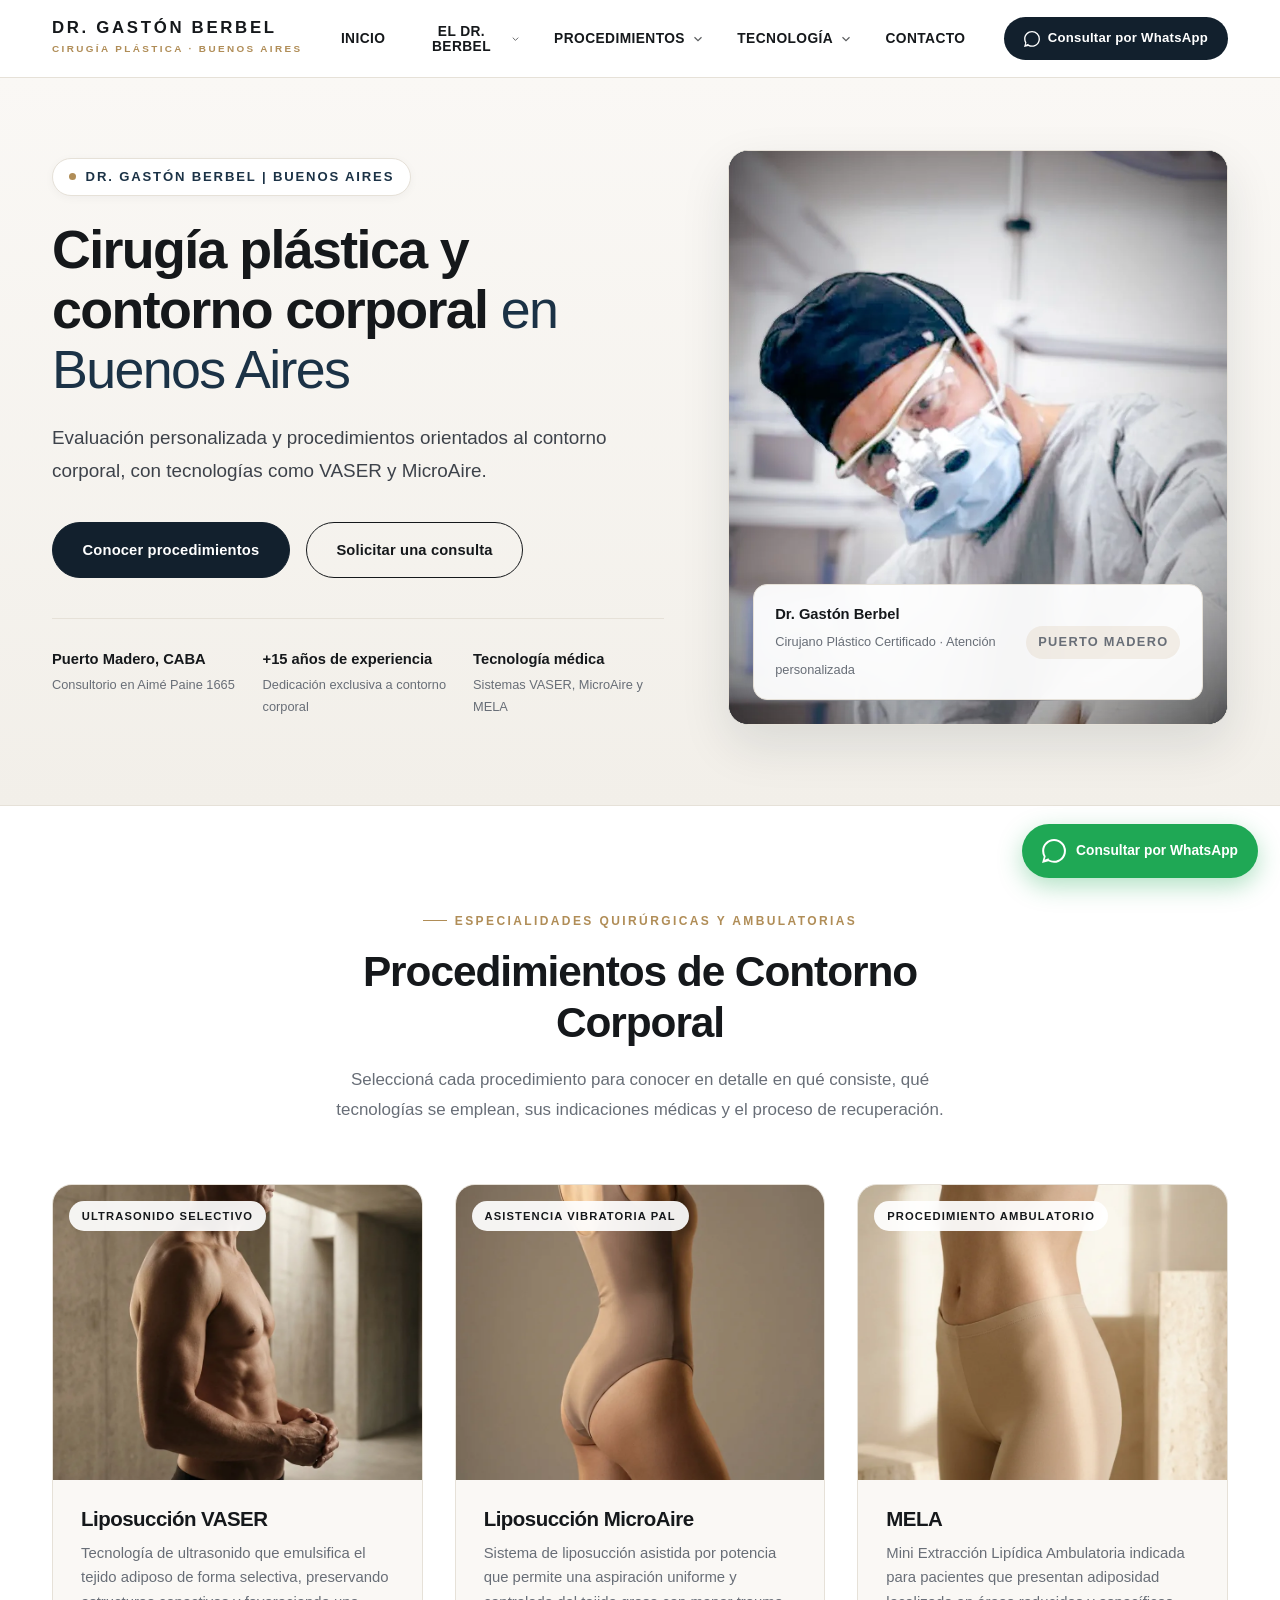
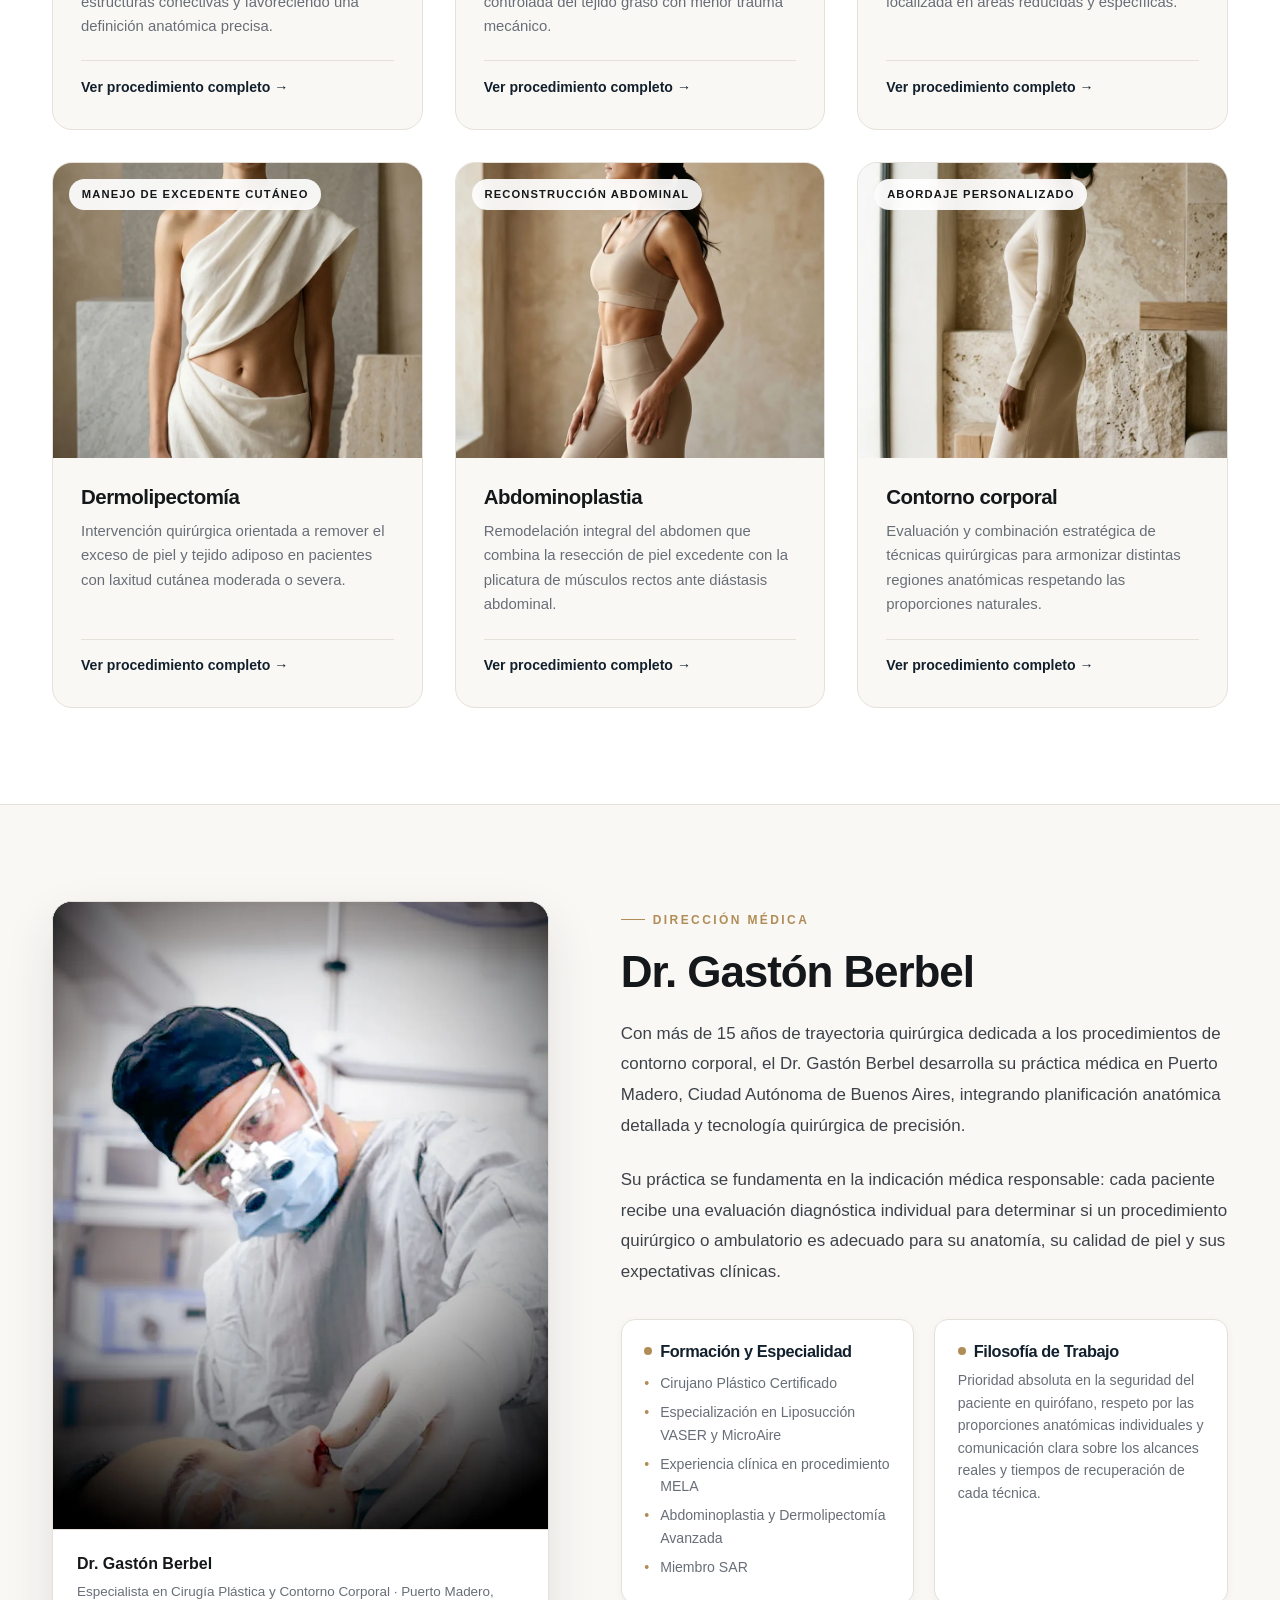
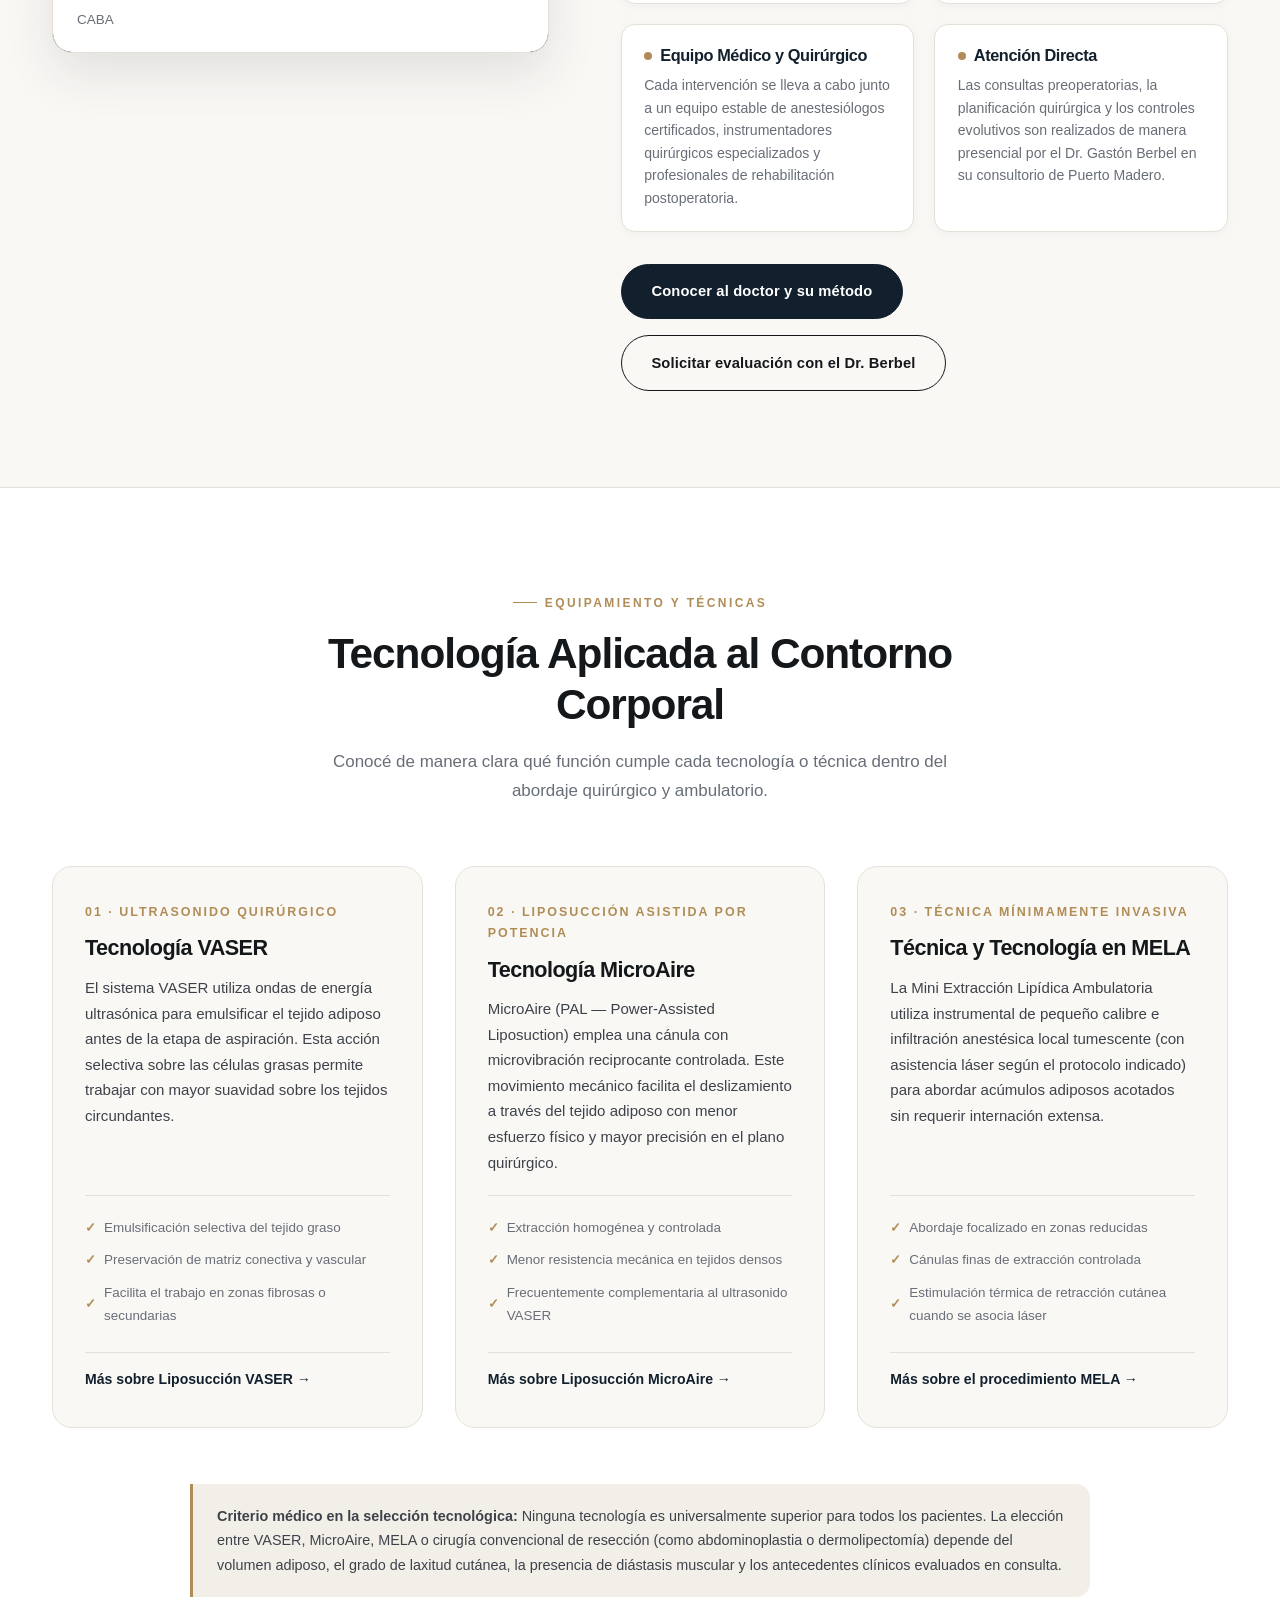
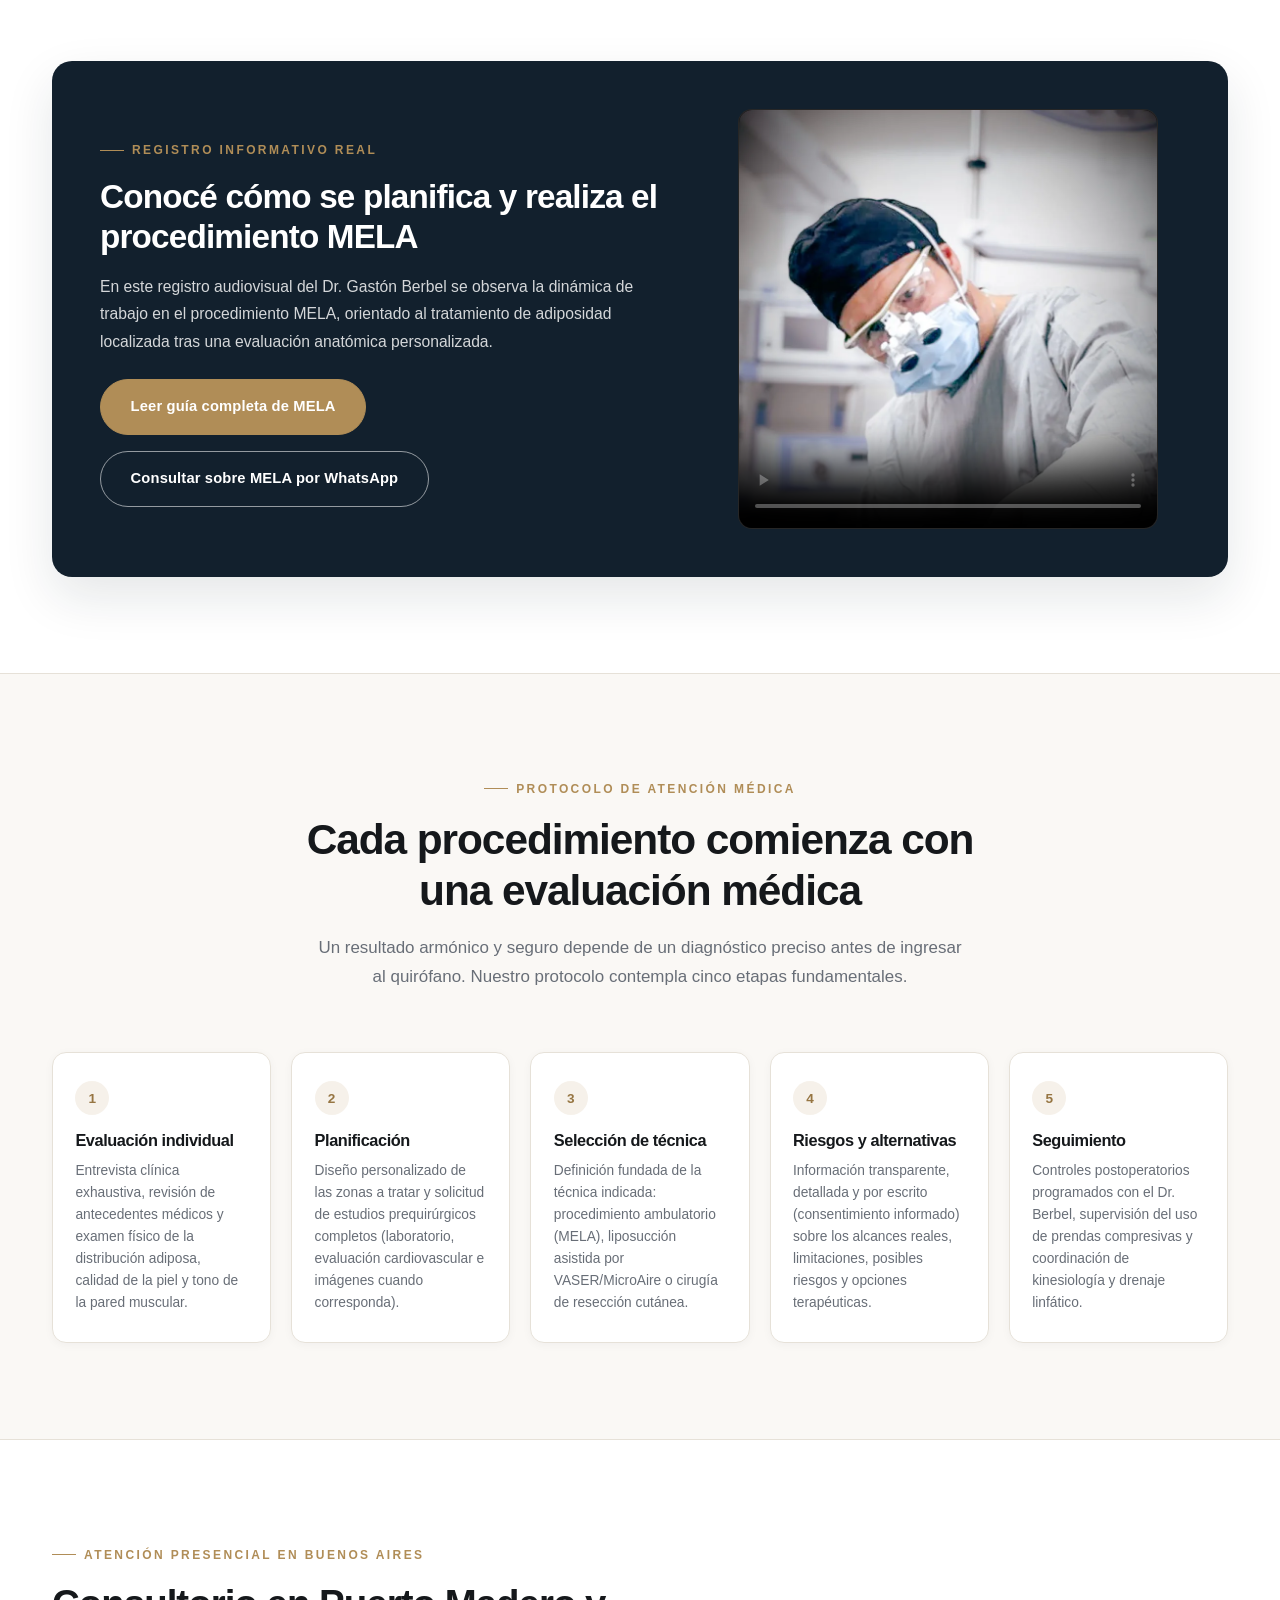
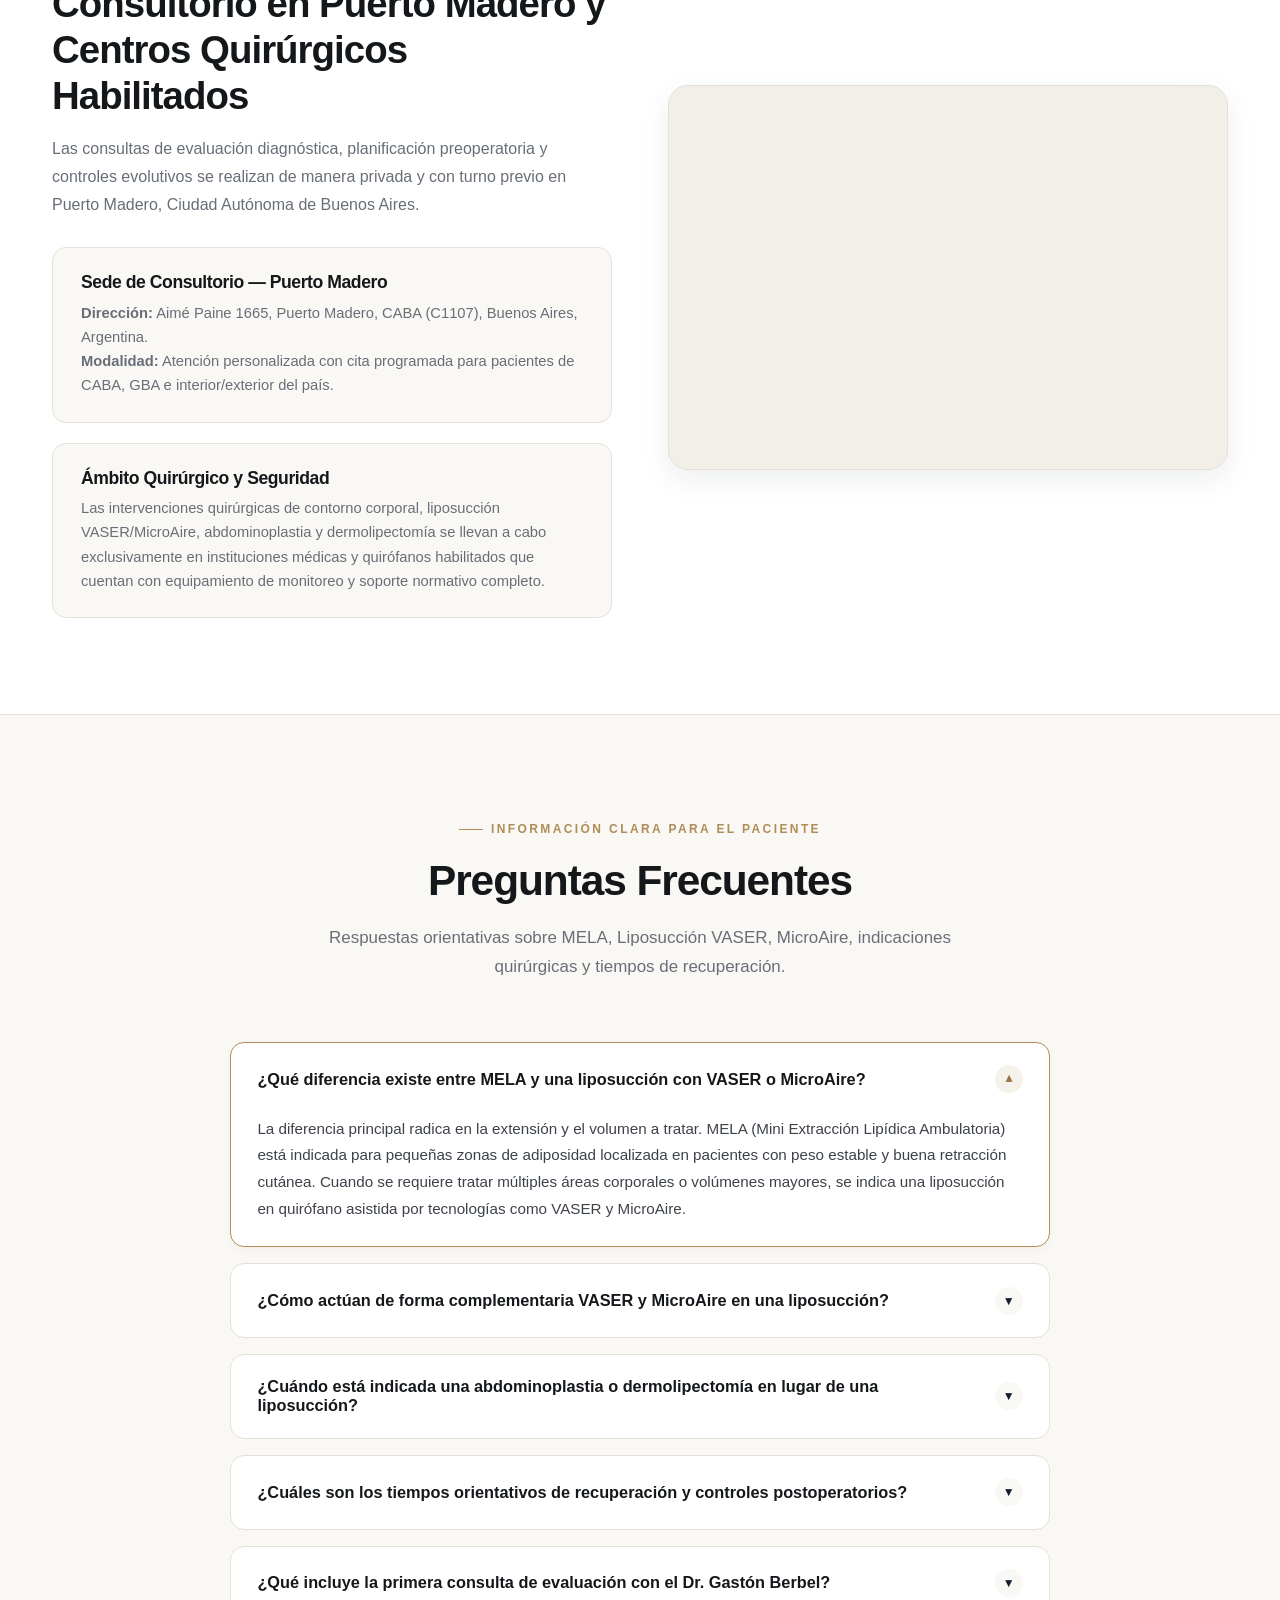
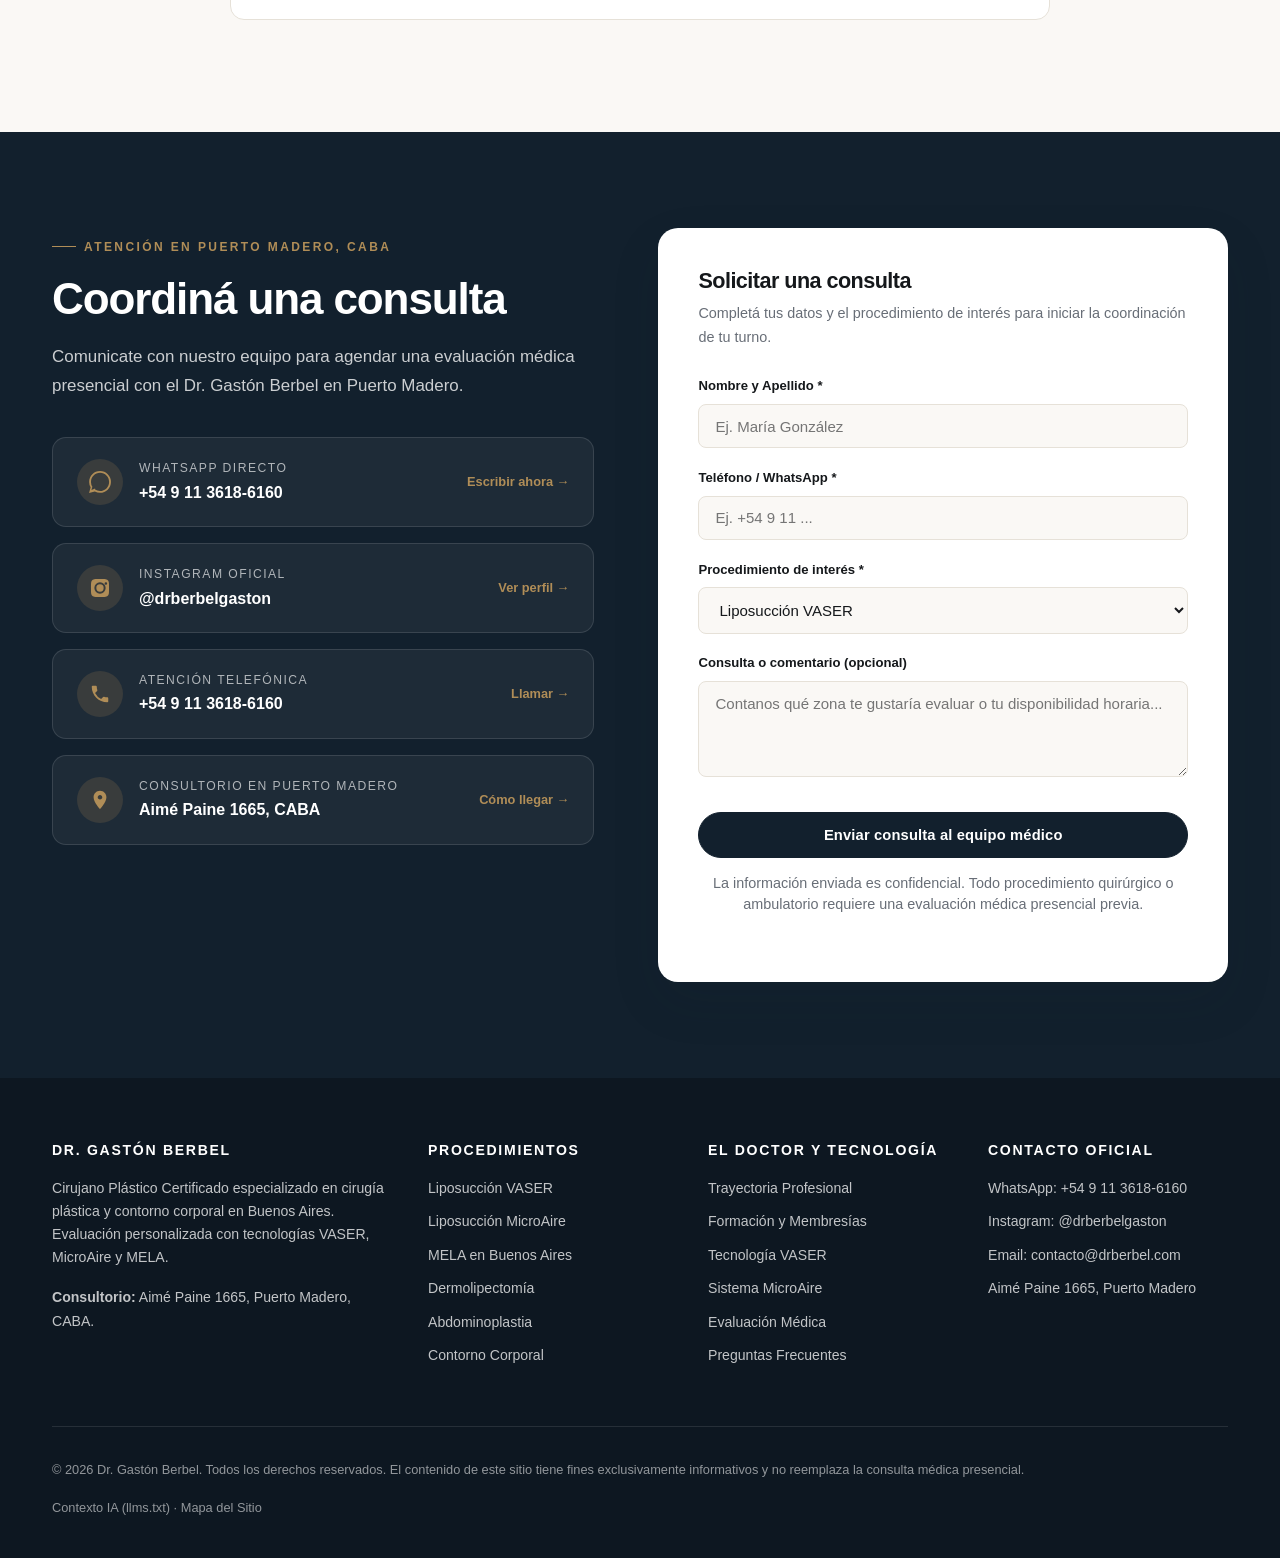
<file: index.html>
<!DOCTYPE html>
<html lang="es-AR">
<head>
    <meta charset="UTF-8">
    <meta name="viewport" content="width=device-width, initial-scale=1.0">
    <!-- Google tag (gtag.js) - GA4 -->
    <script async src="https://www.googletagmanager.com/gtag/js?id=G-EL6N4KS1KM"></script>
    <script>
      window.dataLayer = window.dataLayer || [];
      function gtag(){dataLayer.push(arguments);}
      gtag('js', new Date());
      gtag('config', 'G-EL6N4KS1KM');
    </script>
    <meta http-equiv="Content-Security-Policy" content="default-src 'self'; script-src 'self' 'unsafe-inline' https://connect.facebook.net https://www.googletagmanager.com; style-src 'self' 'unsafe-inline' https://fonts.googleapis.com; font-src 'self' https://fonts.gstatic.com; img-src 'self' data: https://agustinlago88.github.io https://gastonberbel.com.ar https://www.facebook.com https://*.google-analytics.com https://*.googletagmanager.com; frame-src https://maps.google.com https://www.google.com; connect-src 'self' https://www.facebook.com https://*.google-analytics.com https://*.analytics.google.com https://*.googletagmanager.com; media-src 'self';">

    <title>Dr. Gastón Berbel | Liposucción VASER y MELA en Buenos Aires</title>
    <meta name="description" content="Dr. Gastón Berbel — Cirujano Plástico en Puerto Madero, Buenos Aires. Evaluación personalizada en contorno corporal, Liposucción VASER, MicroAire, MELA y abdominoplastia.">
    <meta name="author" content="Dr. Gastón Berbel">
    <meta name="robots" content="index, follow, max-snippet:-1, max-image-preview:large">
    <link rel="canonical" href="https://gastonberbel.com.ar/">
    <link rel="sitemap" type="application/xml" href="/sitemap.xml">
    <link rel="alternate" type="text/markdown" href="/llms.txt" title="Contexto Semántico IA — Dr. Gastón Berbel">

    <!-- Open Graph -->
    <meta property="og:type" content="website">
    <meta property="og:url" content="https://gastonberbel.com.ar/">
    <meta property="og:site_name" content="Dr. Gastón Berbel — Cirugía Plástica y Contorno Corporal">
    <meta property="og:title" content="Dr. Gastón Berbel | Liposucción VASER y MELA en Buenos Aires">
    <meta property="og:description" content="Cirugía plástica y contorno corporal en Puerto Madero, Buenos Aires. Evaluación médica personalizada con tecnologías VASER, MicroAire y MELA.">
    <meta property="og:image" content="https://gastonberbel.com.ar/images/dr-berbel-crop.jpg">
    <meta property="og:image:width" content="1200">
    <meta property="og:image:height" content="630">
    <meta property="og:image:alt" content="Dr. Gastón Berbel — Cirujano Plástico en Puerto Madero, Buenos Aires">
    <meta property="og:locale" content="es_AR">

    <!-- Twitter Card -->
    <meta name="twitter:card" content="summary_large_image">
    <meta name="twitter:title" content="Dr. Gastón Berbel | Liposucción VASER y MELA en Buenos Aires">
    <meta name="twitter:description" content="Evaluación médica personalizada y procedimientos orientados al contorno corporal en Puerto Madero, Buenos Aires.">
    <meta name="twitter:image" content="https://gastonberbel.com.ar/images/dr-berbel-crop.jpg">
    <meta name="twitter:image:alt" content="Dr. Gastón Berbel — Cirujano Plástico en Puerto Madero, Buenos Aires">

    <meta name="theme-color" content="#12202d">

    <!-- Tipografías -->
    <link rel="preconnect" href="https://fonts.googleapis.com">
    <link rel="preconnect" href="https://fonts.gstatic.com" crossorigin>
    <link href="https://fonts.googleapis.com/css2?family=Sora:wght@500;600;700&family=Manrope:wght@400;500;600;700&display=swap" rel="stylesheet">

    <!-- Favicon -->
    <link rel="icon" type="image/svg+xml" href="data:image/svg+xml,<svg xmlns='http://www.w3.org/2000/svg' viewBox='0 0 100 100'><rect width='100' height='100' rx='20' fill='%2312202d'/><text x='50' y='66' font-family='serif' font-size='48' fill='%23b08d57' text-anchor='middle'>GB</text></svg>">

    <!-- Preload imagen principal LCP -->
    <link rel="preload" as="image" href="images/dr-berbel-crop.webp" type="image/webp" fetchpriority="high">

    <link rel="stylesheet" href="styles.css">

    <!-- ══════════════════════════════════════════════════════════════════
         TRACKING & PUBLICIDAD PRESERVADOS (GTM / GA4 / META PIXEL / ADS)
         Los eventos click_whatsapp, click_instagram, click_phone, form_submit,
         view_mela y view_liposuccion_vaser se despachan desde main.js
         ══════════════════════════════════════════════════════════════════ -->
    <!--
    [GOOGLE TAG MANAGER — Reemplazar GTM_CONTAINER_ID si se activa contenedor]
    <script>(function(w,d,s,l,i){w[l]=w[l]||[];w[l].push({'gtm.start':
    new Date().getTime(),event:'gtm.js'});var f=d.getElementsByTagName(s)[0],
    j=d.createElement(s),dl=l!='dataLayer'?'&l='+l:'';j.async=true;j.src=
    'https://www.googletagmanager.com/gtm.js?id='+i+dl;f.parentNode.insertBefore(j,f);
    })(window,document,'script','dataLayer','GTM_CONTAINER_ID');</script>
    -->
    <!--
    [META PIXEL — Reemplazar META_PIXEL_ID con el ID real]
    <script>
    !function(f,b,e,v,n,t,s){if(f.fbq)return;n=f.fbq=function(){n.callMethod?
    n.callMethod.apply(n,arguments):n.queue.push(arguments)};if(!f._fbq)f._fbq=n;
    n.push=n;n.loaded=!0;n.version='2.0';n.queue=[];t=b.createElement(e);t.async=!0;
    t.src=v;s=b.getElementsByTagName(e)[0];s.parentNode.insertBefore(t,s)}(window,
    document,'script','https://connect.facebook.net/en_US/fbevents.js');
    fbq('init', 'META_PIXEL_ID');
    fbq('track', 'PageView');
    </script>
    <noscript><img height="1" width="1" style="display:none"
    src="https://www.facebook.com/tr?id=META_PIXEL_ID&ev=PageView&noscript=1"/></noscript>
    -->
    <!--
    [GOOGLE ANALYTICS 4 & GOOGLE ADS — Reemplazar GA4_MEASUREMENT_ID / AW_CONVERSION_ID]
    <script async src="https://www.googletagmanager.com/gtag/js?id=GA4_MEASUREMENT_ID"></script>
    <script>
      window.dataLayer = window.dataLayer || [];
      function gtag(){dataLayer.push(arguments);}
      gtag('js', new Date());
      gtag('config', 'GA4_MEASUREMENT_ID');
    </script>
    -->

    <!-- Datos Estructurados JSON-LD (Person, Physician, MedicalBusiness, WebSite, WebPage, BreadcrumbList, Service, VideoObject, FAQPage) -->
    <script type="application/ld+json">
    {
        "@context": "https://schema.org",
        "@graph": [
            {
                "@type": "WebSite",
                "@id": "https://gastonberbel.com.ar/#website",
                "url": "https://gastonberbel.com.ar/",
                "name": "Dr. Gastón Berbel — Cirugía Plástica y Contorno Corporal",
                "inLanguage": "es-AR",
                "publisher": { "@id": "https://gastonberbel.com.ar/#physician" }
            },
            {
                "@type": "WebPage",
                "@id": "https://gastonberbel.com.ar/#webpage",
                "url": "https://gastonberbel.com.ar/",
                "name": "Dr. Gastón Berbel | Liposucción VASER y MELA en Buenos Aires",
                "description": "Evaluación personalizada y procedimientos orientados al contorno corporal en Puerto Madero, Buenos Aires, con tecnologías como VASER, MicroAire y MELA.",
                "isPartOf": { "@id": "https://gastonberbel.com.ar/#website" },
                "about": { "@id": "https://gastonberbel.com.ar/#physician" },
                "breadcrumb": { "@id": "https://gastonberbel.com.ar/#breadcrumb" },
                "inLanguage": "es-AR"
            },
            {
                "@type": "BreadcrumbList",
                "@id": "https://gastonberbel.com.ar/#breadcrumb",
                "itemListElement": [
                    {
                        "@type": "ListItem",
                        "position": 1,
                        "name": "Inicio",
                        "item": "https://gastonberbel.com.ar/"
                    }
                ]
            },
            {
                "@type": ["Person", "Physician", "MedicalBusiness"],
                "@id": "https://gastonberbel.com.ar/#physician",
                "name": "Dr. Gastón Berbel",
                "description": "Cirujano Plástico Certificado con más de 15 años de trayectoria en cirugía plástica y contorno corporal en Puerto Madero, Buenos Aires. Especialista en Liposucción VASER, Liposucción asistida por MicroAire, MELA, Dermolipectomía y Abdominoplastia.",
                "image": "https://gastonberbel.com.ar/images/dr-berbel-crop.jpg",
                "telephone": "+5491136186160",
                "email": "contacto@drberbel.com",
                "url": "https://gastonberbel.com.ar/",
                "medicalSpecialty": "PlasticSurgery",
                "knowsAbout": [
                    "Liposucción VASER",
                    "Liposucción asistida por MicroAire",
                    "MELA (Mini Extracción Lipídica Ambulatoria)",
                    "Contorno corporal",
                    "Dermolipectomía",
                    "Abdominoplastia"
                ],
                "address": {
                    "@type": "PostalAddress",
                    "streetAddress": "Aimé Paine 1665",
                    "addressLocality": "Puerto Madero",
                    "addressRegion": "Ciudad Autónoma de Buenos Aires",
                    "postalCode": "C1107",
                    "addressCountry": "AR"
                },
                "geo": {
                    "@type": "GeoCoordinates",
                    "latitude": -34.6158,
                    "longitude": -58.3573
                },
                "areaServed": [
                    { "@type": "City", "name": "Ciudad Autónoma de Buenos Aires" },
                    { "@type": "AdministrativeArea", "name": "Gran Buenos Aires" }
                ],
                "hasMap": "https://maps.google.com/?q=Aim%C3%A9+Paine+1665+Puerto+Madero",
                "sameAs": [
                    "https://www.instagram.com/drberbelgaston/"
                ],
                "availableService": [
                    { "@id": "https://gastonberbel.com.ar/liposuccion-vaser-buenos-aires/#service" },
                    { "@id": "https://gastonberbel.com.ar/liposuccion-microaire-buenos-aires/#service" },
                    { "@id": "https://gastonberbel.com.ar/mela-buenos-aires/#service" },
                    { "@id": "https://gastonberbel.com.ar/dermolipectomia-buenos-aires/#service" },
                    { "@id": "https://gastonberbel.com.ar/abdominoplastia-buenos-aires/#service" },
                    { "@id": "https://gastonberbel.com.ar/contorno-corporal/#service" }
                ]
            },
            {
                "@type": ["Service", "MedicalProcedure"],
                "@id": "https://gastonberbel.com.ar/liposuccion-vaser-buenos-aires/#service",
                "name": "Liposucción VASER",
                "url": "https://gastonberbel.com.ar/liposuccion-vaser-buenos-aires/",
                "description": "Procedimiento quirúrgico de contorno corporal asistido por ultrasonido VASER para emulsificación selectiva del tejido adiposo.",
                "provider": { "@id": "https://gastonberbel.com.ar/#physician" }
            },
            {
                "@type": ["Service", "MedicalProcedure"],
                "@id": "https://gastonberbel.com.ar/liposuccion-microaire-buenos-aires/#service",
                "name": "Liposucción asistida por MicroAire",
                "url": "https://gastonberbel.com.ar/liposuccion-microaire-buenos-aires/",
                "description": "Liposucción asistida por potencia (PAL) mediante cánula vibratoria MicroAire para extracción controlada del tejido adiposo.",
                "provider": { "@id": "https://gastonberbel.com.ar/#physician" }
            },
            {
                "@type": ["Service", "MedicalProcedure"],
                "@id": "https://gastonberbel.com.ar/mela-buenos-aires/#service",
                "name": "MELA — Mini Extracción Lipídica Ambulatoria",
                "url": "https://gastonberbel.com.ar/mela-buenos-aires/",
                "description": "Procedimiento ambulatorio orientado al tratamiento de adiposidad localizada en zonas pequeñas bajo evaluación médica individual.",
                "provider": { "@id": "https://gastonberbel.com.ar/#physician" }
            },
            {
                "@type": ["Service", "MedicalProcedure"],
                "@id": "https://gastonberbel.com.ar/dermolipectomia-buenos-aires/#service",
                "name": "Dermolipectomía",
                "url": "https://gastonberbel.com.ar/dermolipectomia-buenos-aires/",
                "description": "Cirugía reconstructiva y de contorno para resección de excedente cutáneo y adiposo en pacientes con laxitud significativa.",
                "provider": { "@id": "https://gastonberbel.com.ar/#physician" }
            },
            {
                "@type": ["Service", "MedicalProcedure"],
                "@id": "https://gastonberbel.com.ar/abdominoplastia-buenos-aires/#service",
                "name": "Abdominoplastia",
                "url": "https://gastonberbel.com.ar/abdominoplastia-buenos-aires/",
                "description": "Reconstrucción quirúrgica de la pared abdominal con tratamiento del exceso de piel y plicatura de músculos rectos cuando está indicado.",
                "provider": { "@id": "https://gastonberbel.com.ar/#physician" }
            },
            {
                "@type": ["Service", "MedicalProcedure"],
                "@id": "https://gastonberbel.com.ar/contorno-corporal/#service",
                "name": "Contorno Corporal",
                "url": "https://gastonberbel.com.ar/contorno-corporal/",
                "description": "Abordaje quirúrgico personalizado que integra técnicas de modelado corporal según la anatomía de cada paciente.",
                "provider": { "@id": "https://gastonberbel.com.ar/#physician" }
            },
            {
                "@type": "VideoObject",
                "name": "Procedimiento MELA | Dr. Gastón Berbel",
                "description": "Registro informativo sobre el procedimiento MELA (Mini Extracción Lipídica Ambulatoria) por el Dr. Gastón Berbel en Buenos Aires.",
                "thumbnailUrl": ["https://gastonberbel.com.ar/images/dr-berbel-crop.jpg"],
                "uploadDate": "2026-06-17T12:00:00-03:00",
                "contentUrl": "https://gastonberbel.com.ar/melavideo.mp4",
                "embedUrl": "https://gastonberbel.com.ar/melavideo.mp4",
                "duration": "PT0M28S",
                "creator": { "@id": "https://gastonberbel.com.ar/#physician" }
            },
            {
                "@type": "FAQPage",
                "mainEntity": [
                    {
                        "@type": "Question",
                        "name": "¿Qué diferencia existe entre MELA y una liposucción con VASER o MicroAire?",
                        "acceptedAnswer": {
                            "@type": "Answer",
                            "text": "MELA (Mini Extracción Lipídica Ambulatoria) está indicada exclusivamente para volúmenes reducidos de adiposidad bien localizada en zonas puntuales. En cambio, la liposucción asistida por VASER y/o MicroAire se realiza en quirófano para tratar áreas más amplias o múltiples zonas corporales con mayor capacidad de modelado anatómico."
                        }
                    },
                    {
                        "@type": "Question",
                        "name": "¿Qué función cumplen las tecnologías VASER y MicroAire?",
                        "acceptedAnswer": {
                            "@type": "Answer",
                            "text": "VASER utiliza ondas de ultrasonido para emulsificar selectivamente las células adiposas antes de su aspiración, mientras que MicroAire emplea una cánula con microvibración controlada que facilita una extracción más homogénea. La indicación de una o ambas tecnologías depende de la evaluación médica individual."
                        }
                    },
                    {
                        "@type": "Question",
                        "name": "¿Cómo es el proceso de recuperación tras un procedimiento de contorno corporal?",
                        "acceptedAnswer": {
                            "@type": "Answer",
                            "text": "El tiempo de recuperación depende de la extensión del procedimiento y de la respuesta biológica de cada paciente. En términos orientativos, MELA permite retomar tareas habituales en pocos días, la liposucción requiere entre 1 y 3 semanas de reposo relativo con uso de prenda compresiva y drenaje linfático, y la abdominoplastia demanda entre 3 y 6 semanas de cuidados progresivos."
                        }
                    },
                    {
                        "@type": "Question",
                        "name": "¿Qué se evalúa durante la primera consulta médica en Puerto Madero?",
                        "acceptedAnswer": {
                            "@type": "Answer",
                            "text": "El Dr. Gastón Berbel realiza una historia clínica completa, examina la calidad y retracción de la piel, la distribución del tejido adiposo y la tonicidad muscular. A partir de ese diagnóstico se define la técnica adecuada, se explican alcances, limitaciones, cuidados pre y postoperatorios, riesgos y alternativas."
                        }
                    }
                ]
            }
        ]
    }
    </script>
    <!-- Meta Pixel Code -->
    <script>
    !function(f,b,e,v,n,t,s)
    {if(f.fbq)return;n=f.fbq=function(){n.callMethod?
    n.callMethod.apply(n,arguments):n.queue.push(arguments)};
    if(!f._fbq)f._fbq=n;n.push=n;n.loaded=!0;n.version='2.0';
    n.queue=[];t=b.createElement(e);t.async=!0;
    t.src=v;s=b.getElementsByTagName(e)[0];
    s.parentNode.insertBefore(t,s)}(window, document,'script',
    'https://connect.facebook.net/en_US/fbevents.js');
    fbq('init', '1423106199481820');
    fbq('track', 'PageView');
    </script>
    <noscript><img height="1" width="1" style="display:none"
    src="https://www.facebook.com/tr?id=1423106199481820&ev=PageView&noscript=1"
    /></noscript>
    <!-- End Meta Pixel Code -->
</head>
<body>
    <a href="#contenido-principal" class="skip-link">Saltar al contenido principal</a>

    <!-- ======================================================================
         NUEVO MENÚ DE NAVEGACIÓN CON MEGA MENÚ FOTOGRÁFICO
         ====================================================================== -->
    <header class="site-header" id="top">
        <nav class="nav-container" aria-label="Navegación principal">
            <a href="/" class="brand-logo" aria-label="Dr. Gastón Berbel — Inicio">
                <span class="brand-name">Dr. Gastón Berbel</span>
                <span class="brand-subtitle">Cirugía Plástica · Buenos Aires</span>
            </a>

            <ul class="nav-menu" id="nav-menu">
                <li class="nav-item">
                    <a href="/" class="nav-link">Inicio</a>
                </li>

                <!-- EL DR. BERBEL -->
                <li class="nav-item has-dropdown">
                    <button type="button" class="nav-link" aria-expanded="false" aria-haspopup="true">
                        El Dr. Berbel
                        <svg class="nav-chevron" viewBox="0 0 24 24" fill="none" stroke="currentColor" stroke-width="2" aria-hidden="true"><polyline points="6 9 12 15 18 9"/></svg>
                    </button>
                    <div class="dropdown-panel" role="region" aria-label="Submenú El Dr. Berbel">
                        <ul class="dropdown-list">
                            <li>
                                <a href="#trayectoria">
                                    <span class="dropdown-item-title">Trayectoria</span>
                                    <span class="dropdown-item-desc">Más de 15 años de experiencia en cirugía corporal</span>
                                </a>
                            </li>
                            <li>
                                <a href="#formacion">
                                    <span class="dropdown-item-title">Formación profesional</span>
                                    <span class="dropdown-item-desc">Especialización certificada y actualización continua</span>
                                </a>
                            </li>
                            <li>
                                <a href="#filosofia">
                                    <span class="dropdown-item-title">Filosofía de trabajo</span>
                                    <span class="dropdown-item-desc">Criterio médico, proporción anatómica y seguridad</span>
                                </a>
                            </li>
                            <li>
                                <a href="#equipo-medico">
                                    <span class="dropdown-item-title">Equipo médico</span>
                                    <span class="dropdown-item-desc">Abordaje interdisciplinario y seguimiento cercano</span>
                                </a>
                            </li>
                        </ul>
                    </div>
                </li>

                <!-- PROCEDIMIENTOS — MEGA MENÚ FOTOGRÁFICO -->
                <li class="nav-item has-mega">
                    <button type="button" class="nav-link" aria-expanded="false" aria-haspopup="true">
                        Procedimientos
                        <svg class="nav-chevron" viewBox="0 0 24 24" fill="none" stroke="currentColor" stroke-width="2" aria-hidden="true"><polyline points="6 9 12 15 18 9"/></svg>
                    </button>
                    <div class="mega-menu" role="region" aria-label="Menú visual de procedimientos">
                        <div class="mega-menu-inner">
                            <div class="mega-menu-header">
                                <span class="mega-menu-title">Especialidades en Cirugía Plástica y Contorno Corporal</span>
                                <a href="#procedimientos" class="mega-menu-all">Ver visión general de procedimientos →</a>
                            </div>
                            <div class="mega-grid">
                                <a href="liposuccion-vaser-buenos-aires/" class="mega-card">
                                    <div class="mega-card-media">
                                        <span class="mega-card-badge">Ultrasonido</span>
                                        <picture>
                                            <source srcset="images/proc-vaser.webp" type="image/webp">
                                            <img src="images/proc-vaser.jpg" alt="Liposucción VASER — Contorno corporal asistido por ultrasonido" width="450" height="336" loading="lazy">
                                        </picture>
                                    </div>
                                    <div class="mega-card-body">
                                        <div class="mega-card-title">Liposucción VASER</div>
                                        <p class="mega-card-desc">Emulsificación selectiva por ultrasonido para definición anatómica y cuidado tisular.</p>
                                        <span class="mega-card-cta">Ver procedimiento →</span>
                                    </div>
                                </a>

                                <a href="liposuccion-microaire-buenos-aires/" class="mega-card">
                                    <div class="mega-card-media">
                                        <span class="mega-card-badge">Sistema PAL</span>
                                        <picture>
                                            <source srcset="images/proc-microaire.webp" type="image/webp">
                                            <img src="images/proc-microaire.jpg" alt="Liposucción asistida por MicroAire — Precisión quirúrgica" width="450" height="336" loading="lazy">
                                        </picture>
                                    </div>
                                    <div class="mega-card-body">
                                        <div class="mega-card-title">Liposucción MicroAire</div>
                                        <p class="mega-card-desc">Asistencia vibratoria de precisión para una extracción homogénea y controlada.</p>
                                        <span class="mega-card-cta">Ver procedimiento →</span>
                                    </div>
                                </a>

                                <a href="mela-buenos-aires/" class="mega-card">
                                    <div class="mega-card-media">
                                        <span class="mega-card-badge">Ambulatorio</span>
                                        <picture>
                                            <source srcset="images/proc-mela.webp" type="image/webp">
                                            <img src="images/proc-mela.jpg" alt="MELA — Mini Extracción Lipídica Ambulatoria en Buenos Aires" width="450" height="336" loading="lazy">
                                        </picture>
                                    </div>
                                    <div class="mega-card-body">
                                        <div class="mega-card-title">MELA</div>
                                        <p class="mega-card-desc">Mini Extracción Lipídica Ambulatoria orientada a zonas específicas y localizadas.</p>
                                        <span class="mega-card-cta">Ver procedimiento →</span>
                                    </div>
                                </a>

                                <a href="dermolipectomia-buenos-aires/" class="mega-card">
                                    <div class="mega-card-media">
                                        <span class="mega-card-badge">Reconstructiva</span>
                                        <picture>
                                            <source srcset="images/proc-dermolipectomia.webp" type="image/webp">
                                            <img src="images/proc-dermolipectomia.jpg" alt="Dermolipectomía — Tratamiento quirúrgico de laxitud cutánea" width="450" height="336" loading="lazy">
                                        </picture>
                                    </div>
                                    <div class="mega-card-body">
                                        <div class="mega-card-title">Dermolipectomía</div>
                                        <p class="mega-card-desc">Resección de excedente cutáneo y adiposo ante flacidez significativa.</p>
                                        <span class="mega-card-cta">Ver procedimiento →</span>
                                    </div>
                                </a>

                                <a href="abdominoplastia-buenos-aires/" class="mega-card">
                                    <div class="mega-card-media">
                                        <span class="mega-card-badge">Pared Abdominal</span>
                                        <picture>
                                            <source srcset="images/proc-abdominoplastia.webp" type="image/webp">
                                            <img src="images/proc-abdominoplastia.jpg" alt="Abdominoplastia — Remodelación de pared abdominal y diástasis" width="450" height="336" loading="lazy">
                                        </picture>
                                    </div>
                                    <div class="mega-card-body">
                                        <div class="mega-card-title">Abdominoplastia</div>
                                        <p class="mega-card-desc">Reconstrucción de la pared abdominal, exceso de piel y plicatura muscular.</p>
                                        <span class="mega-card-cta">Ver procedimiento →</span>
                                    </div>
                                </a>

                                <a href="contorno-corporal/" class="mega-card">
                                    <div class="mega-card-media">
                                        <span class="mega-card-badge">Integral</span>
                                        <picture>
                                            <source srcset="images/proc-contorno.webp" type="image/webp">
                                            <img src="images/proc-contorno.jpg" alt="Contorno corporal integral — Planificación quirúrgica personalizada" width="450" height="336" loading="lazy">
                                        </picture>
                                    </div>
                                    <div class="mega-card-body">
                                        <div class="mega-card-title">Contorno corporal</div>
                                        <p class="mega-card-desc">Planificación combinada de procedimientos para armonizar múltiples áreas.</p>
                                        <span class="mega-card-cta">Ver procedimiento →</span>
                                    </div>
                                </a>
                            </div>
                        </div>
                    </div>
                </li>

                <!-- TECNOLOGÍA -->
                <li class="nav-item has-dropdown">
                    <button type="button" class="nav-link" aria-expanded="false" aria-haspopup="true">
                        Tecnología
                        <svg class="nav-chevron" viewBox="0 0 24 24" fill="none" stroke="currentColor" stroke-width="2" aria-hidden="true"><polyline points="6 9 12 15 18 9"/></svg>
                    </button>
                    <div class="dropdown-panel" role="region" aria-label="Submenú Tecnología">
                        <ul class="dropdown-list">
                            <li>
                                <a href="#tecnologia-vaser">
                                    <span class="dropdown-item-title">Tecnología VASER</span>
                                    <span class="dropdown-item-desc">Ultrasonido selectivo de tercera generación</span>
                                </a>
                            </li>
                            <li>
                                <a href="#tecnologia-microaire">
                                    <span class="dropdown-item-title">Tecnología MicroAire</span>
                                    <span class="dropdown-item-desc">Sistema asistido por potencia (PAL)</span>
                                </a>
                            </li>
                            <li>
                                <a href="#tecnologia-mela">
                                    <span class="dropdown-item-title">Tecnología utilizada en MELA</span>
                                    <span class="dropdown-item-desc">Instrumental específico para extracción ambulatoria</span>
                                </a>
                            </li>
                        </ul>
                    </div>
                </li>

                <li class="nav-item">
                    <a href="#contacto" class="nav-link">Contacto</a>
                </li>
            </ul>

            <div class="nav-cta-wrapper">
                <a href="https://wa.me/5491136186160?text=Hola%20Dr.%20Berbel%2C%20quisiera%20solicitar%20informaci%C3%B3n%20para%20una%20consulta%20de%20evaluaci%C3%B3n%20en%20Puerto%20Madero.&utm_source=website&utm_medium=organic&utm_campaign=header-nav&utm_content=consultar-whatsapp"
                   target="_blank" rel="noopener" class="header-wa-btn" id="header-cta-whatsapp">
                    <svg width="16" height="16" viewBox="0 0 24 24" fill="currentColor" aria-hidden="true"><path d="M.057 24l1.687-6.163a11.867 11.867 0 0 1-1.587-5.946C.16 5.335 5.495 0 12.05 0a11.817 11.817 0 0 1 8.413 3.488 11.824 11.824 0 0 1 3.48 8.414c-.003 6.557-5.338 11.892-11.893 11.892a11.9 11.9 0 0 1-5.688-1.448L.057 24zm6.597-3.807c1.676.995 3.276 1.591 5.392 1.592 5.448 0 9.886-4.434 9.889-9.885.002-5.462-4.415-9.89-9.881-9.892-5.452 0-9.887 4.434-9.889 9.884a9.86 9.86 0 0 0 1.51 5.26l-.999 3.648 3.978-1.607z"/></svg>
                    <span class="wa-text-desktop">Consultar por WhatsApp</span>
                </a>
                <button type="button" class="menu-toggle" aria-label="Abrir menú de navegación" aria-expanded="false" aria-controls="nav-menu">
                    <span></span>
                    <span></span>
                    <span></span>
                </button>
            </div>
        </nav>
    </header>

    <main id="contenido-principal">
        <!-- ==================================================================
             SECCIÓN 1 — HERO EDITORIAL
             ================================================================== -->
        <section class="hero-editorial" id="inicio" aria-label="Presentación principal">
            <div class="container">
                <div class="hero-grid">
                    <div class="hero-copy">
                        <div class="hero-subtitle-badge">
                            <span class="dot" aria-hidden="true"></span>
                            <span>Dr. Gastón Berbel | Buenos Aires</span>
                        </div>
                        <h1>Cirugía plástica y contorno corporal <span style="font-weight: 500; color: var(--primary);">en Buenos Aires</span></h1>
                        <p class="hero-lead">Evaluación personalizada y procedimientos orientados al contorno corporal, con tecnologías como VASER y MicroAire.</p>
                        <div class="hero-actions">
                            <a href="#procedimientos" class="btn btn-primary" id="hero-cta-procedures">Conocer procedimientos</a>
                            <a href="https://wa.me/5491136186160?text=Hola%20Dr.%20Berbel%2C%20quisiera%20solicitar%20una%20consulta%20de%20evaluaci%C3%B3n%20m%C3%A9dica%20en%20Puerto%20Madero.&utm_source=website&utm_medium=organic&utm_campaign=hero-cta&utm_content=solicitar-consulta"
                               target="_blank" rel="noopener" class="btn btn-secondary" id="hero-cta-whatsapp">Solicitar una consulta</a>
                        </div>
                        <div class="hero-trust-bar">
                            <div class="trust-item">
                                <span class="trust-label">Puerto Madero, CABA</span>
                                <span class="trust-sub">Consultorio en Aimé Paine 1665</span>
                            </div>
                            <div class="trust-item">
                                <span class="trust-label">+15 años de experiencia</span>
                                <span class="trust-sub">Dedicación exclusiva a contorno corporal</span>
                            </div>
                            <div class="trust-item">
                                <span class="trust-label">Tecnología médica</span>
                                <span class="trust-sub">Sistemas VASER, MicroAire y MELA</span>
                            </div>
                        </div>
                    </div>

                    <div class="hero-visual">
                        <div class="hero-portrait-frame">
                            <picture>
                                <source srcset="images/dr-berbel-crop.webp" type="image/webp">
                                <img src="images/dr-berbel-crop.jpg"
                                     alt="Dr. Gastón Berbel en quirófano con lupas quirúrgicas — Cirujano Plástico en Buenos Aires"
                                     width="600" height="690" fetchpriority="high">
                            </picture>
                            <div class="hero-floating-card">
                                <div>
                                    <strong>Dr. Gastón Berbel</strong>
                                    <span>Cirujano Plástico Certificado · Atención personalizada</span>
                                </div>
                                <span class="hero-floating-tag">Puerto Madero</span>
                            </div>
                        </div>
                    </div>
                </div>
            </div>
        </section>

        <!-- ==================================================================
             SECCIÓN 2 — PROCEDIMIENTOS (Grilla Visual con Fotografías Protagonistas)
             ================================================================== -->
        <section class="section-procedures" id="procedimientos" aria-labelledby="titulo-procedimientos">
            <div class="container">
                <div class="section-header">
                    <span class="eyebrow">Especialidades Quirúrgicas y Ambulatorias</span>
                    <h2 id="titulo-procedimientos">Procedimientos de Contorno Corporal</h2>
                    <p class="section-subtitle">Seleccioná cada procedimiento para conocer en detalle en qué consiste, qué tecnologías se emplean, sus indicaciones médicas y el proceso de recuperación.</p>
                </div>

                <div class="procedures-visual-grid">
                    <!-- 1. Liposucción VASER -->
                    <a href="liposuccion-vaser-buenos-aires/" class="proc-card" id="card-vaser">
                        <div class="proc-card-image">
                            <span class="proc-card-tag">Ultrasonido Selectivo</span>
                            <picture>
                                <source srcset="images/proc-vaser.webp" type="image/webp">
                                <img src="images/proc-vaser.jpg" alt="Liposucción VASER en Buenos Aires — Contorno corporal por ultrasonido" width="600" height="448" loading="lazy">
                            </picture>
                        </div>
                        <div class="proc-card-content">
                            <h3>Liposucción VASER</h3>
                            <p>Tecnología de ultrasonido que emulsifica el tejido adiposo de forma selectiva, preservando estructuras conectivas y favoreciendo una definición anatómica precisa.</p>
                            <span class="proc-card-link">Ver procedimiento completo →</span>
                        </div>
                    </a>

                    <!-- 2. Liposucción MicroAire -->
                    <a href="liposuccion-microaire-buenos-aires/" class="proc-card" id="card-microaire">
                        <div class="proc-card-image">
                            <span class="proc-card-tag">Asistencia Vibratoria PAL</span>
                            <picture>
                                <source srcset="images/proc-microaire.webp" type="image/webp">
                                <img src="images/proc-microaire.jpg" alt="Liposucción asistida por MicroAire en Buenos Aires" width="600" height="448" loading="lazy">
                            </picture>
                        </div>
                        <div class="proc-card-content">
                            <h3>Liposucción MicroAire</h3>
                            <p>Sistema de liposucción asistida por potencia que permite una aspiración uniforme y controlada del tejido graso con menor trauma mecánico.</p>
                            <span class="proc-card-link">Ver procedimiento completo →</span>
                        </div>
                    </a>

                    <!-- 3. MELA -->
                    <a href="mela-buenos-aires/" class="proc-card" id="card-mela">
                        <div class="proc-card-image">
                            <span class="proc-card-tag">Procedimiento Ambulatorio</span>
                            <picture>
                                <source srcset="images/proc-mela.webp" type="image/webp">
                                <img src="images/proc-mela.jpg" alt="MELA en Buenos Aires — Mini Extracción Lipídica Ambulatoria" width="600" height="448" loading="lazy">
                            </picture>
                        </div>
                        <div class="proc-card-content">
                            <h3>MELA</h3>
                            <p>Mini Extracción Lipídica Ambulatoria indicada para pacientes que presentan adiposidad localizada en áreas reducidas y específicas.</p>
                            <span class="proc-card-link">Ver procedimiento completo →</span>
                        </div>
                    </a>

                    <!-- 4. Dermolipectomía -->
                    <a href="dermolipectomia-buenos-aires/" class="proc-card" id="card-dermolipectomia">
                        <div class="proc-card-image">
                            <span class="proc-card-tag">Manejo de Excedente Cutáneo</span>
                            <picture>
                                <source srcset="images/proc-dermolipectomia.webp" type="image/webp">
                                <img src="images/proc-dermolipectomia.jpg" alt="Dermolipectomía en Buenos Aires — Cirugía de contorno corporal" width="600" height="448" loading="lazy">
                            </picture>
                        </div>
                        <div class="proc-card-content">
                            <h3>Dermolipectomía</h3>
                            <p>Intervención quirúrgica orientada a remover el exceso de piel y tejido adiposo en pacientes con laxitud cutánea moderada o severa.</p>
                            <span class="proc-card-link">Ver procedimiento completo →</span>
                        </div>
                    </a>

                    <!-- 5. Abdominoplastia -->
                    <a href="abdominoplastia-buenos-aires/" class="proc-card" id="card-abdominoplastia">
                        <div class="proc-card-image">
                            <span class="proc-card-tag">Reconstrucción Abdominal</span>
                            <picture>
                                <source srcset="images/proc-abdominoplastia.webp" type="image/webp">
                                <img src="images/proc-abdominoplastia.jpg" alt="Abdominoplastia en Buenos Aires — Reconstrucción de la pared abdominal" width="600" height="448" loading="lazy">
                            </picture>
                        </div>
                        <div class="proc-card-content">
                            <h3>Abdominoplastia</h3>
                            <p>Remodelación integral del abdomen que combina la resección de piel excedente con la plicatura de músculos rectos ante diástasis abdominal.</p>
                            <span class="proc-card-link">Ver procedimiento completo →</span>
                        </div>
                    </a>

                    <!-- 6. Contorno Corporal -->
                    <a href="contorno-corporal/" class="proc-card" id="card-contorno">
                        <div class="proc-card-image">
                            <span class="proc-card-tag">Abordaje Personalizado</span>
                            <picture>
                                <source srcset="images/proc-contorno.webp" type="image/webp">
                                <img src="images/proc-contorno.jpg" alt="Contorno corporal en Buenos Aires — Planificación quirúrgica integral" width="600" height="448" loading="lazy">
                            </picture>
                        </div>
                        <div class="proc-card-content">
                            <h3>Contorno corporal</h3>
                            <p>Evaluación y combinación estratégica de técnicas quirúrgicas para armonizar distintas regiones anatómicas respetando las proporciones naturales.</p>
                            <span class="proc-card-link">Ver procedimiento completo →</span>
                        </div>
                    </a>
                </div>
            </div>
        </section>

        <!-- ==================================================================
             SECCIÓN 3 — PRESENTACIÓN DEL PROFESIONAL (Dr. Gastón Berbel)
             ================================================================== -->
        <section class="section-doctor" id="dr-berbel" aria-labelledby="titulo-dr-berbel">
            <div class="container">
                <div class="doctor-layout">
                    <div class="doctor-photo-col">
                        <div class="doctor-portrait-card">
                            <picture>
                                <source srcset="images/dr-berbel.webp" type="image/webp">
                                <img src="images/dr-berbel.jpg"
                                     alt="Dr. Gastón Berbel — Cirujano Plástico en intervención quirúrgica"
                                     width="600" height="760" loading="lazy">
                            </picture>
                            <div class="doctor-caption">
                                <strong>Dr. Gastón Berbel</strong>
                                <span>Especialista en Cirugía Plástica y Contorno Corporal · Puerto Madero, CABA</span>
                            </div>
                        </div>
                    </div>

                    <div class="doctor-info-col">
                        <span class="eyebrow">Dirección Médica</span>
                        <h2 id="titulo-dr-berbel">Dr. Gastón Berbel</h2>
                        <p class="doctor-lead" id="trayectoria">
                            Con más de 15 años de trayectoria quirúrgica dedicada a los procedimientos de contorno corporal, el Dr. Gastón Berbel desarrolla su práctica médica en Puerto Madero, Ciudad Autónoma de Buenos Aires, integrando planificación anatómica detallada y tecnología quirúrgica de precisión.
                        </p>
                        <p class="doctor-lead">
                            Su práctica se fundamenta en la indicación médica responsable: cada paciente recibe una evaluación diagnóstica individual para determinar si un procedimiento quirúrgico o ambulatorio es adecuado para su anatomía, su calidad de piel y sus expectativas clínicas.
                        </p>

                        <div class="doctor-pillars">
                            <div class="doctor-pillar-box" id="formacion">
                                <h3>Formación y Especialidad</h3>
                                <ul>
                                    <li>Cirujano Plástico Certificado</li>
                                    <li>Especialización en Liposucción VASER y MicroAire</li>
                                    <li>Experiencia clínica en procedimiento MELA</li>
                                    <li>Abdominoplastia y Dermolipectomía Avanzada</li>
                                    <li>Miembro SAR</li>
                                </ul>
                            </div>

                            <div class="doctor-pillar-box" id="filosofia">
                                <h3>Filosofía de Trabajo</h3>
                                <p>Prioridad absoluta en la seguridad del paciente en quirófano, respeto por las proporciones anatómicas individuales y comunicación clara sobre los alcances reales y tiempos de recuperación de cada técnica.</p>
                            </div>

                            <div class="doctor-pillar-box" id="equipo-medico">
                                <h3>Equipo Médico y Quirúrgico</h3>
                                <p>Cada intervención se lleva a cabo junto a un equipo estable de anestesiólogos certificados, instrumentadores quirúrgicos especializados y profesionales de rehabilitación postoperatoria.</p>
                            </div>

                            <div class="doctor-pillar-box">
                                <h3>Atención Directa</h3>
                                <p>Las consultas preoperatorias, la planificación quirúrgica y los controles evolutivos son realizados de manera presencial por el Dr. Gastón Berbel en su consultorio de Puerto Madero.</p>
                            </div>
                        </div>

                        <div style="display: flex; flex-wrap: wrap; gap: 1rem; margin-top: 1.5rem;">
                            <a href="#evaluacion-medica" class="btn btn-primary">Conocer al doctor y su método</a>
                            <a href="https://wa.me/5491136186160?text=Hola%20Dr.%20Berbel%2C%20me%20gustar%C3%ADa%20coordinar%20una%20consulta%20de%20evaluaci%C3%B3n%20con%20usted%20en%20Puerto%20Madero.&utm_source=website&utm_medium=organic&utm_campaign=about-doctor&utm_content=conocer-doctor"
                               target="_blank" rel="noopener" class="btn btn-secondary">Solicitar evaluación con el Dr. Berbel</a>
                        </div>
                    </div>
                </div>
            </div>
        </section>

        <!-- ==================================================================
             SECCIÓN 4 — TECNOLOGÍA (VASER, MicroAire, MELA)
             ================================================================== -->
        <section class="section-technology" id="tecnologia" aria-labelledby="titulo-tecnologia">
            <div class="container">
                <div class="section-header">
                    <span class="eyebrow">Equipamiento y Técnicas</span>
                    <h2 id="titulo-tecnologia">Tecnología Aplicada al Contorno Corporal</h2>
                    <p class="section-subtitle">Conocé de manera clara qué función cumple cada tecnología o técnica dentro del abordaje quirúrgico y ambulatorio.</p>
                </div>

                <div class="tech-grid">
                    <!-- Bloque 1: VASER -->
                    <article class="tech-block" id="tecnologia-vaser">
                        <span class="tech-number">01 · Ultrasonido Quirúrgico</span>
                        <h3>Tecnología VASER</h3>
                        <p>El sistema VASER utiliza ondas de energía ultrasónica para emulsificar el tejido adiposo antes de la etapa de aspiración. Esta acción selectiva sobre las células grasas permite trabajar con mayor suavidad sobre los tejidos circundantes.</p>
                        <ul class="tech-spec-list">
                            <li>Emulsificación selectiva del tejido graso</li>
                            <li>Preservación de matriz conectiva y vascular</li>
                            <li>Facilita el trabajo en zonas fibrosas o secundarias</li>
                        </ul>
                        <a href="liposuccion-vaser-buenos-aires/" class="proc-card-link">Más sobre Liposucción VASER →</a>
                    </article>

                    <!-- Bloque 2: MicroAire -->
                    <article class="tech-block" id="tecnologia-microaire">
                        <span class="tech-number">02 · Liposucción Asistida por Potencia</span>
                        <h3>Tecnología MicroAire</h3>
                        <p>MicroAire (PAL — Power-Assisted Liposuction) emplea una cánula con microvibración reciprocante controlada. Este movimiento mecánico facilita el deslizamiento a través del tejido adiposo con menor esfuerzo físico y mayor precisión en el plano quirúrgico.</p>
                        <ul class="tech-spec-list">
                            <li>Extracción homogénea y controlada</li>
                            <li>Menor resistencia mecánica en tejidos densos</li>
                            <li>Frecuentemente complementaria al ultrasonido VASER</li>
                        </ul>
                        <a href="liposuccion-microaire-buenos-aires/" class="proc-card-link">Más sobre Liposucción MicroAire →</a>
                    </article>

                    <!-- Bloque 3: MELA -->
                    <article class="tech-block" id="tecnologia-mela">
                        <span class="tech-number">03 · Técnica Mínimamente Invasiva</span>
                        <h3>Técnica y Tecnología en MELA</h3>
                        <p>La Mini Extracción Lipídica Ambulatoria utiliza instrumental de pequeño calibre e infiltración anestésica local tumescente (con asistencia láser según el protocolo indicado) para abordar acúmulos adiposos acotados sin requerir internación extensa.</p>
                        <ul class="tech-spec-list">
                            <li>Abordaje focalizado en zonas reducidas</li>
                            <li>Cánulas finas de extracción controlada</li>
                            <li>Estimulación térmica de retracción cutánea cuando se asocia láser</li>
                        </ul>
                        <a href="mela-buenos-aires/" class="proc-card-link">Más sobre el procedimiento MELA →</a>
                    </article>
                </div>

                <div class="tech-disclaimer" role="note">
                    <strong>Criterio médico en la selección tecnológica:</strong> Ninguna tecnología es universalmente superior para todos los pacientes. La elección entre VASER, MicroAire, MELA o cirugía convencional de resección (como abdominoplastia o dermolipectomía) depende del volumen adiposo, el grado de laxitud cutánea, la presencia de diástasis muscular y los antecedentes clínicos evaluados en consulta.
                </div>

                <!-- Video Real del Proyecto: MELA en acción -->
                <div class="mela-video-feature" id="video-mela">
                    <div class="mela-video-copy">
                        <span class="eyebrow" style="color: var(--accent);">Registro Informativo Real</span>
                        <h3>Conocé cómo se planifica y realiza el procedimiento MELA</h3>
                        <p>En este registro audiovisual del Dr. Gastón Berbel se observa la dinámica de trabajo en el procedimiento MELA, orientado al tratamiento de adiposidad localizada tras una evaluación anatómica personalizada.</p>
                        <div style="display: flex; flex-wrap: wrap; gap: 1rem;">
                            <a href="mela-buenos-aires/" class="btn btn-primary" style="background: var(--accent); border-color: var(--accent);">Leer guía completa de MELA</a>
                            <a href="https://wa.me/5491136186160?text=Hola%20Dr.%20Berbel%2C%20vi%20el%20video%20sobre%20MELA%20en%20la%20web%20y%20quisiera%20saber%20c%C3%B3mo%20es%20la%20evaluaci%C3%B3n%20m%C3%A9dica.&utm_source=website&utm_medium=organic&utm_campaign=mela-video&utm_content=video-cta"
                               target="_blank" rel="noopener" class="btn btn-outline-light" id="video-cta-whatsapp">Consultar sobre MELA por WhatsApp</a>
                        </div>
                    </div>
                    <div class="mela-video-frame">
                        <video id="mela-video-main"
                               controls
                               preload="metadata"
                               playsinline
                               poster="images/dr-berbel-crop.webp"
                               aria-label="Video informativo del procedimiento MELA por el Dr. Gastón Berbel">
                            <source src="melavideo.mp4" type="video/mp4">
                            Tu navegador no soporta la reproducción de video HTML5.
                        </video>
                    </div>
                </div>
            </div>
        </section>

        <!-- ==================================================================
             SECCIÓN 5 — DIFERENCIACIÓN (Evaluación Médica)
             ================================================================== -->
        <section class="section-differentiation" id="evaluacion-medica" aria-labelledby="titulo-diferenciacion">
            <div class="container">
                <div class="section-header">
                    <span class="eyebrow">Protocolo de Atención Médica</span>
                    <h2 id="titulo-diferenciacion">Cada procedimiento comienza con una evaluación médica</h2>
                    <p class="section-subtitle">Un resultado armónico y seguro depende de un diagnóstico preciso antes de ingresar al quirófano. Nuestro protocolo contempla cinco etapas fundamentales.</p>
                </div>

                <div class="steps-grid">
                    <div class="step-card">
                        <span class="step-index">1</span>
                        <h3>Evaluación individual</h3>
                        <p>Entrevista clínica exhaustiva, revisión de antecedentes médicos y examen físico de la distribución adiposa, calidad de la piel y tono de la pared muscular.</p>
                    </div>

                    <div class="step-card">
                        <span class="step-index">2</span>
                        <h3>Planificación</h3>
                        <p>Diseño personalizado de las zonas a tratar y solicitud de estudios prequirúrgicos completos (laboratorio, evaluación cardiovascular e imágenes cuando corresponda).</p>
                    </div>

                    <div class="step-card">
                        <span class="step-index">3</span>
                        <h3>Selección de técnica</h3>
                        <p>Definición fundada de la técnica indicada: procedimiento ambulatorio (MELA), liposucción asistida por VASER/MicroAire o cirugía de resección cutánea.</p>
                    </div>

                    <div class="step-card">
                        <span class="step-index">4</span>
                        <h3>Riesgos y alternativas</h3>
                        <p>Información transparente, detallada y por escrito (consentimiento informado) sobre los alcances reales, limitaciones, posibles riesgos y opciones terapéuticas.</p>
                    </div>

                    <div class="step-card">
                        <span class="step-index">5</span>
                        <h3>Seguimiento</h3>
                        <p>Controles postoperatorios programados con el Dr. Berbel, supervisión del uso de prendas compresivas y coordinación de kinesiología y drenaje linfático.</p>
                    </div>
                </div>
            </div>
        </section>

        <!-- ==================================================================
             SECCIÓN 6 — INSTALACIONES Y ATENCIÓN (Puerto Madero)
             ================================================================== -->
        <section class="section-facilities" id="instalaciones" aria-labelledby="titulo-instalaciones">
            <div class="container">
                <div class="facilities-grid">
                    <div>
                        <span class="eyebrow">Atención Presencial en Buenos Aires</span>
                        <h2 id="titulo-instalaciones" style="font-size: clamp(1.8rem, 3vw, 2.45rem); margin-bottom: 1rem;">Consultorio en Puerto Madero y Centros Quirúrgicos Habilitados</h2>
                        <p style="color: var(--text-muted); margin-bottom: 1.75rem; line-height: 1.75;">
                            Las consultas de evaluación diagnóstica, planificación preoperatoria y controles evolutivos se realizan de manera privada y con turno previo en Puerto Madero, Ciudad Autónoma de Buenos Aires.
                        </p>

                        <div class="facility-details">
                            <div class="facility-card">
                                <h3>Sede de Consultorio — Puerto Madero</h3>
                                <p><strong>Dirección:</strong> Aimé Paine 1665, Puerto Madero, CABA (C1107), Buenos Aires, Argentina.<br>
                                <strong>Modalidad:</strong> Atención personalizada con cita programada para pacientes de CABA, GBA e interior/exterior del país.</p>
                            </div>

                            <div class="facility-card">
                                <h3>Ámbito Quirúrgico y Seguridad</h3>
                                <p>Las intervenciones quirúrgicas de contorno corporal, liposucción VASER/MicroAire, abdominoplastia y dermolipectomía se llevan a cabo exclusivamente en instituciones médicas y quirófanos habilitados que cuentan con equipamiento de monitoreo y soporte normativo completo.</p>
                            </div>
                        </div>
                    </div>

                    <div class="map-frame">
                        <iframe
                            src="https://maps.google.com/maps?q=Aime%20Paine%201665%2C%20Puerto%20Madero%2C%20CABA%2C%20Buenos%20Aires&t=&z=15&ie=UTF8&iwloc=&output=embed"
                            loading="lazy"
                            referrerpolicy="no-referrer-when-downgrade"
                            title="Mapa de ubicación del consultorio del Dr. Gastón Berbel en Aimé Paine 1665, Puerto Madero"
                            allowfullscreen></iframe>
                    </div>
                </div>
            </div>
        </section>

        <!-- ==================================================================
             SECCIÓN 7 — PREGUNTAS FRECUENTES
             ================================================================== -->
        <section class="section-faq" id="faq" aria-labelledby="titulo-faq">
            <div class="container">
                <div class="section-header">
                    <span class="eyebrow">Información Clara para el Paciente</span>
                    <h2 id="titulo-faq">Preguntas Frecuentes</h2>
                    <p class="section-subtitle">Respuestas orientativas sobre MELA, Liposucción VASER, MicroAire, indicaciones quirúrgicas y tiempos de recuperación.</p>
                </div>

                <div class="faq-container">
                    <div class="faq-item active">
                        <button type="button" class="faq-question" aria-expanded="true">
                            <span>¿Qué diferencia existe entre MELA y una liposucción con VASER o MicroAire?</span>
                            <span class="faq-toggle" aria-hidden="true">▼</span>
                        </button>
                        <div class="faq-answer" role="region">
                            <p>La diferencia principal radica en la extensión y el volumen a tratar. MELA (Mini Extracción Lipídica Ambulatoria) está indicada para pequeñas zonas de adiposidad localizada en pacientes con peso estable y buena retracción cutánea. Cuando se requiere tratar múltiples áreas corporales o volúmenes mayores, se indica una liposucción en quirófano asistida por tecnologías como VASER y MicroAire.</p>
                        </div>
                    </div>

                    <div class="faq-item">
                        <button type="button" class="faq-question" aria-expanded="false">
                            <span>¿Cómo actúan de forma complementaria VASER y MicroAire en una liposucción?</span>
                            <span class="faq-toggle" aria-hidden="true">▼</span>
                        </button>
                        <div class="faq-answer" role="region">
                            <p>En primera instancia, las ondas ultrasónicas de VASER emulsifican el tejido graso de manera selectiva, separando los adipocitos sin dañar estructuras vecinas. Posteriormente, el sistema MicroAire (cánula con microvibración asistida) permite aspirar ese tejido de forma regular y controlada, reduciendo el trauma mecánico sobre la zona tratada.</p>
                        </div>
                    </div>

                    <div class="faq-item">
                        <button type="button" class="faq-question" aria-expanded="false">
                            <span>¿Cuándo está indicada una abdominoplastia o dermolipectomía en lugar de una liposucción?</span>
                            <span class="faq-toggle" aria-hidden="true">▼</span>
                        </button>
                        <div class="faq-answer" role="region">
                            <p>La liposucción extrae tejido adiposo pero no elimina piel sobrante ni corrige la separación muscular. Cuando existe un excedente cutáneo importante (por ejemplo, luego de embarazos o descensos pronunciados de peso) o diástasis de los músculos rectos abdominales, la indicación médica adecuada es una abdominoplastia o dermolipectomía, que puede complementarse con liposucción de flancos según el caso.</p>
                        </div>
                    </div>

                    <div class="faq-item">
                        <button type="button" class="faq-question" aria-expanded="false">
                            <span>¿Cuáles son los tiempos orientativos de recuperación y controles postoperatorios?</span>
                            <span class="faq-toggle" aria-hidden="true">▼</span>
                        </button>
                        <div class="faq-answer" role="region">
                            <p>Cada recuperación es individual y depende de la magnitud del procedimiento. En MELA el retorno a tareas administrativas suele darse en pocos días. En liposucción VASER/MicroAire se indica reposo relativo de 1 a 2 semanas y retorno gradual al ejercicio a partir de las 3 a 4 semanas. En abdominoplastia la recuperación inicial requiere de 2 a 3 semanas y restricción de esfuerzos físicos intensos durante 4 a 6 semanas. En todos los casos se indica prenda compresiva y sesiones de drenaje linfático postoperatorio.</p>
                        </div>
                    </div>

                    <div class="faq-item">
                        <button type="button" class="faq-question" aria-expanded="false">
                            <span>¿Qué incluye la primera consulta de evaluación con el Dr. Gastón Berbel?</span>
                            <span class="faq-toggle" aria-hidden="true">▼</span>
                        </button>
                        <div class="faq-answer" role="region">
                            <p>Durante la consulta en el consultorio de Puerto Madero se confecciona la historia clínica, se realiza el examen físico de las zonas de interés, se determina qué procedimiento tiene indicación médica real para tu anatomía y se detallan los estudios prequirúrgicos, cuidados, riesgos posibles y presupuesto correspondiente.</p>
                        </div>
                    </div>
                </div>
            </div>
        </section>

        <!-- ==================================================================
             SECCIÓN 8 — CTA FINAL Y FORMULARIO DE CONSULTA
             ================================================================== -->
        <section class="section-contact" id="contacto" aria-labelledby="titulo-contacto">
            <div class="container">
                <div class="contact-grid">
                    <div class="contact-info-col">
                        <span class="eyebrow">Atención en Puerto Madero, CABA</span>
                        <h2 id="titulo-contacto">Coordiná una consulta</h2>
                        <p class="section-subtitle">
                            Comunicate con nuestro equipo para agendar una evaluación médica presencial con el Dr. Gastón Berbel en Puerto Madero.
                        </p>

                        <div class="contact-cards-list">
                            <!-- Botón 1: WhatsApp -->
                            <a href="https://wa.me/5491136186160?text=Hola%20Dr.%20Berbel%2C%20quisiera%20coordinar%20una%20consulta%20de%20evaluaci%C3%B3n%20m%C3%A9dica%20en%20Puerto%20Madero.&utm_source=website&utm_medium=organic&utm_campaign=contact-section&utm_content=whatsapp-card"
                               target="_blank" rel="noopener" class="contact-channel-card" id="contact-whatsapp">
                                <div class="contact-channel-left">
                                    <div class="contact-channel-icon" aria-hidden="true">
                                        <svg width="22" height="22" viewBox="0 0 24 24" fill="currentColor"><path d="M.057 24l1.687-6.163a11.867 11.867 0 0 1-1.587-5.946C.16 5.335 5.495 0 12.05 0a11.817 11.817 0 0 1 8.413 3.488 11.824 11.824 0 0 1 3.48 8.414c-.003 6.557-5.338 11.892-11.893 11.892a11.9 11.9 0 0 1-5.688-1.448L.057 24zm6.597-3.807c1.676.995 3.276 1.591 5.392 1.592 5.448 0 9.886-4.434 9.889-9.885.002-5.462-4.415-9.89-9.881-9.892-5.452 0-9.887 4.434-9.889 9.884a9.86 9.86 0 0 0 1.51 5.26l-.999 3.648 3.978-1.607z"/></svg>
                                    </div>
                                    <div>
                                        <div class="contact-channel-label">WhatsApp Directo</div>
                                        <div class="contact-channel-value">+54 9 11 3618-6160</div>
                                    </div>
                                </div>
                                <span class="contact-channel-action">Escribir ahora →</span>
                            </a>

                            <!-- Botón 2: Instagram -->
                            <a href="https://www.instagram.com/drberbelgaston/"
                               target="_blank" rel="noopener" class="contact-channel-card" id="contact-instagram">
                                <div class="contact-channel-left">
                                    <div class="contact-channel-icon" aria-hidden="true">
                                        <svg width="22" height="22" viewBox="0 0 24 24" fill="currentColor"><path d="M12 2.16c3.2 0 3.58.01 4.85.07 1.17.05 1.8.25 2.23.41.56.22.96.48 1.38.9.42.42.68.82.9 1.38.16.42.36 1.06.41 2.23.06 1.27.07 1.65.07 4.85s-.01 3.58-.07 4.85c-.05 1.17-.25 1.8-.41 2.23-.22.56-.48.96-.9 1.38-.42.42-.82.68-1.38.9-.42.16-1.06.36-2.23.41-1.27.06-1.65.07-4.85.07s-3.58-.01-4.85-.07c-1.17-.05-1.8-.25-2.23-.41a3.7 3.7 0 0 1-1.38-.9 3.7 3.7 0 0 1-.9-1.38c-.16-.42-.36-1.06-.41-2.23-.06-1.27-.07-1.65-.07-4.85s.01-3.58.07-4.85c.05-1.17.25-1.8.41-2.23.22-.56.48-.96.9-1.38.42-.42.82-.68 1.38-.9.42-.16 1.06-.36 2.23-.41C8.42 2.17 8.8 2.16 12 2.16zm0 3.68a6.16 6.16 0 1 0 0 12.32 6.16 6.16 0 0 0 0-12.32zm0 10.16a4 4 0 1 1 0-8 4 4 0 0 1 0 8zm6.41-10.4a1.44 1.44 0 1 0 0 2.88 1.44 1.44 0 0 0 0-2.88z"/></svg>
                                    </div>
                                    <div>
                                        <div class="contact-channel-label">Instagram Oficial</div>
                                        <div class="contact-channel-value">@drberbelgaston</div>
                                    </div>
                                </div>
                                <span class="contact-channel-action">Ver perfil →</span>
                            </a>

                            <!-- Botón 3: Teléfono / Contacto Directo -->
                            <a href="tel:+5491136186160" class="contact-channel-card" id="contact-phone">
                                <div class="contact-channel-left">
                                    <div class="contact-channel-icon" aria-hidden="true">
                                        <svg width="22" height="22" viewBox="0 0 24 24" fill="currentColor"><path d="M6.62 10.79a15.05 15.05 0 0 0 6.59 6.59l2.2-2.2a1 1 0 0 1 1.01-.24c1.12.37 2.33.57 3.58.57a1 1 0 0 1 1 1V20a1 1 0 0 1-1 1C10.61 21 3 13.39 3 4a1 1 0 0 1 1-1h3.5a1 1 0 0 1 1 1c0 1.25.2 2.46.57 3.59a1 1 0 0 1-.25 1.01l-2.2 2.19z"/></svg>
                                    </div>
                                    <div>
                                        <div class="contact-channel-label">Atención Telefónica</div>
                                        <div class="contact-channel-value">+54 9 11 3618-6160</div>
                                    </div>
                                </div>
                                <span class="contact-channel-action">Llamar →</span>
                            </a>

                            <!-- Botón 4: Ubicación Google Maps -->
                            <a href="https://maps.google.com/?q=Aime+Paine+1665,+Puerto+Madero,+CABA"
                               target="_blank" rel="noopener" class="contact-channel-card" id="contact-location">
                                <div class="contact-channel-left">
                                    <div class="contact-channel-icon" aria-hidden="true">
                                        <svg width="22" height="22" viewBox="0 0 24 24" fill="currentColor"><path d="M12 2C8.13 2 5 5.13 5 9c0 5.25 7 13 7 13s7-7.75 7-13c0-3.87-3.13-7-7-7zm0 9.5c-1.38 0-2.5-1.12-2.5-2.5s1.12-2.5 2.5-2.5 2.5 1.12 2.5 2.5-1.12 2.5-2.5 2.5z"/></svg>
                                    </div>
                                    <div>
                                        <div class="contact-channel-label">Consultorio en Puerto Madero</div>
                                        <div class="contact-channel-value">Aimé Paine 1665, CABA</div>
                                    </div>
                                </div>
                                <span class="contact-channel-action">Cómo llegar →</span>
                            </a>
                        </div>
                    </div>

                    <!-- Formulario Simple de Consulta -->
                    <div class="contact-form-card">
                        <h3>Solicitar una consulta</h3>
                        <p>Completá tus datos y el procedimiento de interés para iniciar la coordinación de tu turno.</p>
                        <form class="medical-consult-form" id="consultation-form">
                            <div class="form-group">
                                <label for="nombre">Nombre y Apellido *</label>
                                <input type="text" id="nombre" name="nombre" class="form-control" placeholder="Ej. María González" required autocomplete="name">
                            </div>

                            <div class="form-group">
                                <label for="telefono">Teléfono / WhatsApp *</label>
                                <input type="tel" id="telefono" name="telefono" class="form-control" placeholder="Ej. +54 9 11 ..." required autocomplete="tel">
                            </div>

                            <div class="form-group">
                                <label for="procedimiento">Procedimiento de interés *</label>
                                <select id="procedimiento" name="procedimiento" class="form-control" required>
                                    <option value="Liposucción VASER">Liposucción VASER</option>
                                    <option value="Liposucción MicroAire">Liposucción asistida por MicroAire</option>
                                    <option value="MELA">MELA (Mini Extracción Lipídica Ambulatoria)</option>
                                    <option value="Dermolipectomía">Dermolipectomía</option>
                                    <option value="Abdominoplastia">Abdominoplastia</option>
                                    <option value="Contorno corporal">Contorno corporal integral</option>
                                    <option value="Evaluación médica general">Consulta de evaluación general</option>
                                </select>
                            </div>

                            <div class="form-group">
                                <label for="mensaje">Consulta o comentario (opcional)</label>
                                <textarea id="mensaje" name="mensaje" class="form-control" placeholder="Contanos qué zona te gustaría evaluar o tu disponibilidad horaria..."></textarea>
                            </div>

                            <button type="submit" class="btn btn-primary form-submit-btn">Enviar consulta al equipo médico</button>
                            <div class="form-feedback" role="status" aria-live="polite"></div>
                            <p class="form-legal-note">La información enviada es confidencial. Todo procedimiento quirúrgico o ambulatorio requiere una evaluación médica presencial previa.</p>
                        </form>
                    </div>
                </div>
            </div>
        </section>
    </main>

    <!-- ======================================================================
         FOOTER INSTITUCIONAL
         ====================================================================== -->
    <footer class="site-footer">
        <div class="container">
            <div class="footer-grid">
                <div class="footer-col">
                    <h4>Dr. Gastón Berbel</h4>
                    <p style="margin-bottom: 1rem; line-height: 1.65;">
                        Cirujano Plástico Certificado especializado en cirugía plástica y contorno corporal en Buenos Aires. Evaluación personalizada con tecnologías VASER, MicroAire y MELA.
                    </p>
                    <p><strong>Consultorio:</strong> Aimé Paine 1665, Puerto Madero, CABA.</p>
                </div>

                <div class="footer-col">
                    <h4>Procedimientos</h4>
                    <ul>
                        <li><a href="liposuccion-vaser-buenos-aires/">Liposucción VASER</a></li>
                        <li><a href="liposuccion-microaire-buenos-aires/">Liposucción MicroAire</a></li>
                        <li><a href="mela-buenos-aires/">MELA en Buenos Aires</a></li>
                        <li><a href="dermolipectomia-buenos-aires/">Dermolipectomía</a></li>
                        <li><a href="abdominoplastia-buenos-aires/">Abdominoplastia</a></li>
                        <li><a href="contorno-corporal/">Contorno Corporal</a></li>
                    </ul>
                </div>

                <div class="footer-col">
                    <h4>El Doctor y Tecnología</h4>
                    <ul>
                        <li><a href="#trayectoria">Trayectoria Profesional</a></li>
                        <li><a href="#formacion">Formación y Membresías</a></li>
                        <li><a href="#tecnologia-vaser">Tecnología VASER</a></li>
                        <li><a href="#tecnologia-microaire">Sistema MicroAire</a></li>
                        <li><a href="#evaluacion-medica">Evaluación Médica</a></li>
                        <li><a href="#faq">Preguntas Frecuentes</a></li>
                    </ul>
                </div>

                <div class="footer-col">
                    <h4>Contacto Oficial</h4>
                    <ul>
                        <li><a href="https://wa.me/5491136186160?text=Hola%20Dr.%20Berbel%2C%20quisiera%20realizar%20una%20consulta.&utm_source=website&utm_medium=organic&utm_campaign=footer&utm_content=whatsapp" target="_blank" rel="noopener">WhatsApp: +54 9 11 3618-6160</a></li>
                        <li><a href="https://www.instagram.com/drberbelgaston/" target="_blank" rel="noopener">Instagram: @drberbelgaston</a></li>
                        <li><a href="mailto:contacto@drberbel.com">Email: contacto@drberbel.com</a></li>
                        <li><a href="https://maps.google.com/?q=Aime+Paine+1665,+Puerto+Madero,+CABA" target="_blank" rel="noopener">Aimé Paine 1665, Puerto Madero</a></li>
                    </ul>
                </div>
            </div>

            <div class="footer-bottom">
                <p>&copy; 2026 Dr. Gastón Berbel. Todos los derechos reservados. El contenido de este sitio tiene fines exclusivamente informativos y no reemplaza la consulta médica presencial.</p>
                <p><a href="/llms.txt">Contexto IA (llms.txt)</a> · <a href="/sitemap.xml">Mapa del Sitio</a></p>
            </div>
        </div>
    </footer>

    <!-- Botón Flotante Discreto de WhatsApp -->
    <a href="https://wa.me/5491136186160?text=Hola%20Dr.%20Berbel%2C%20quisiera%20consultar%20por%20una%20evaluaci%C3%B3n%20m%C3%A9dica%20en%20Puerto%20Madero.&utm_source=website&utm_medium=organic&utm_campaign=whatsapp-float&utm_content=floating-btn"
       target="_blank" rel="noopener" class="whatsapp-float" aria-label="Consultar por WhatsApp" id="whatsapp-float">
        <svg width="24" height="24" viewBox="0 0 24 24" fill="currentColor" aria-hidden="true"><path d="M.057 24l1.687-6.163a11.867 11.867 0 0 1-1.587-5.946C.16 5.335 5.495 0 12.05 0a11.817 11.817 0 0 1 8.413 3.488 11.824 11.824 0 0 1 3.48 8.414c-.003 6.557-5.338 11.892-11.893 11.892a11.9 11.9 0 0 1-5.688-1.448L.057 24zm6.597-3.807c1.676.995 3.276 1.591 5.392 1.592 5.448 0 9.886-4.434 9.889-9.885.002-5.462-4.415-9.89-9.881-9.892-5.452 0-9.887 4.434-9.889 9.884a9.86 9.86 0 0 0 1.51 5.26l-.999 3.648 3.978-1.607z"/></svg>
        <span class="wa-float-label">Consultar por WhatsApp</span>
    </a>

    <script src="main.js" defer></script>
</body>
</html>
</file>
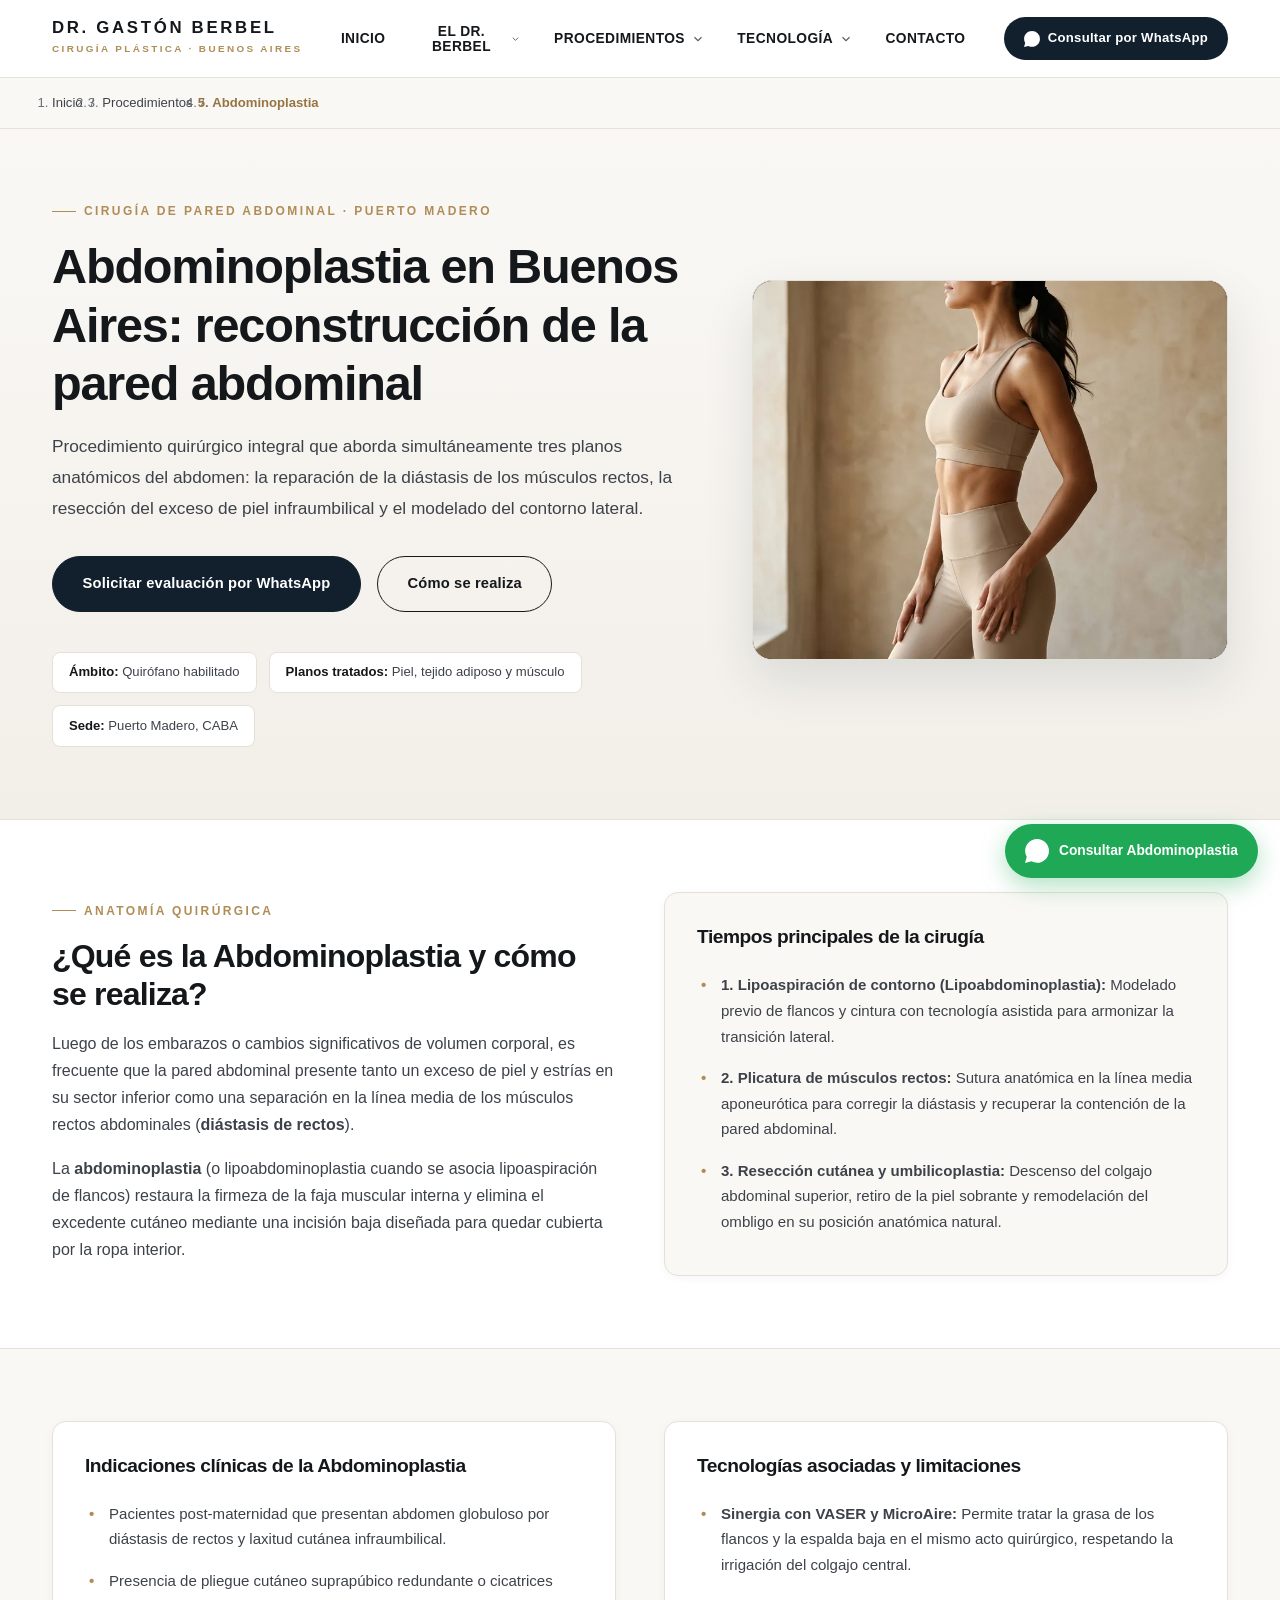
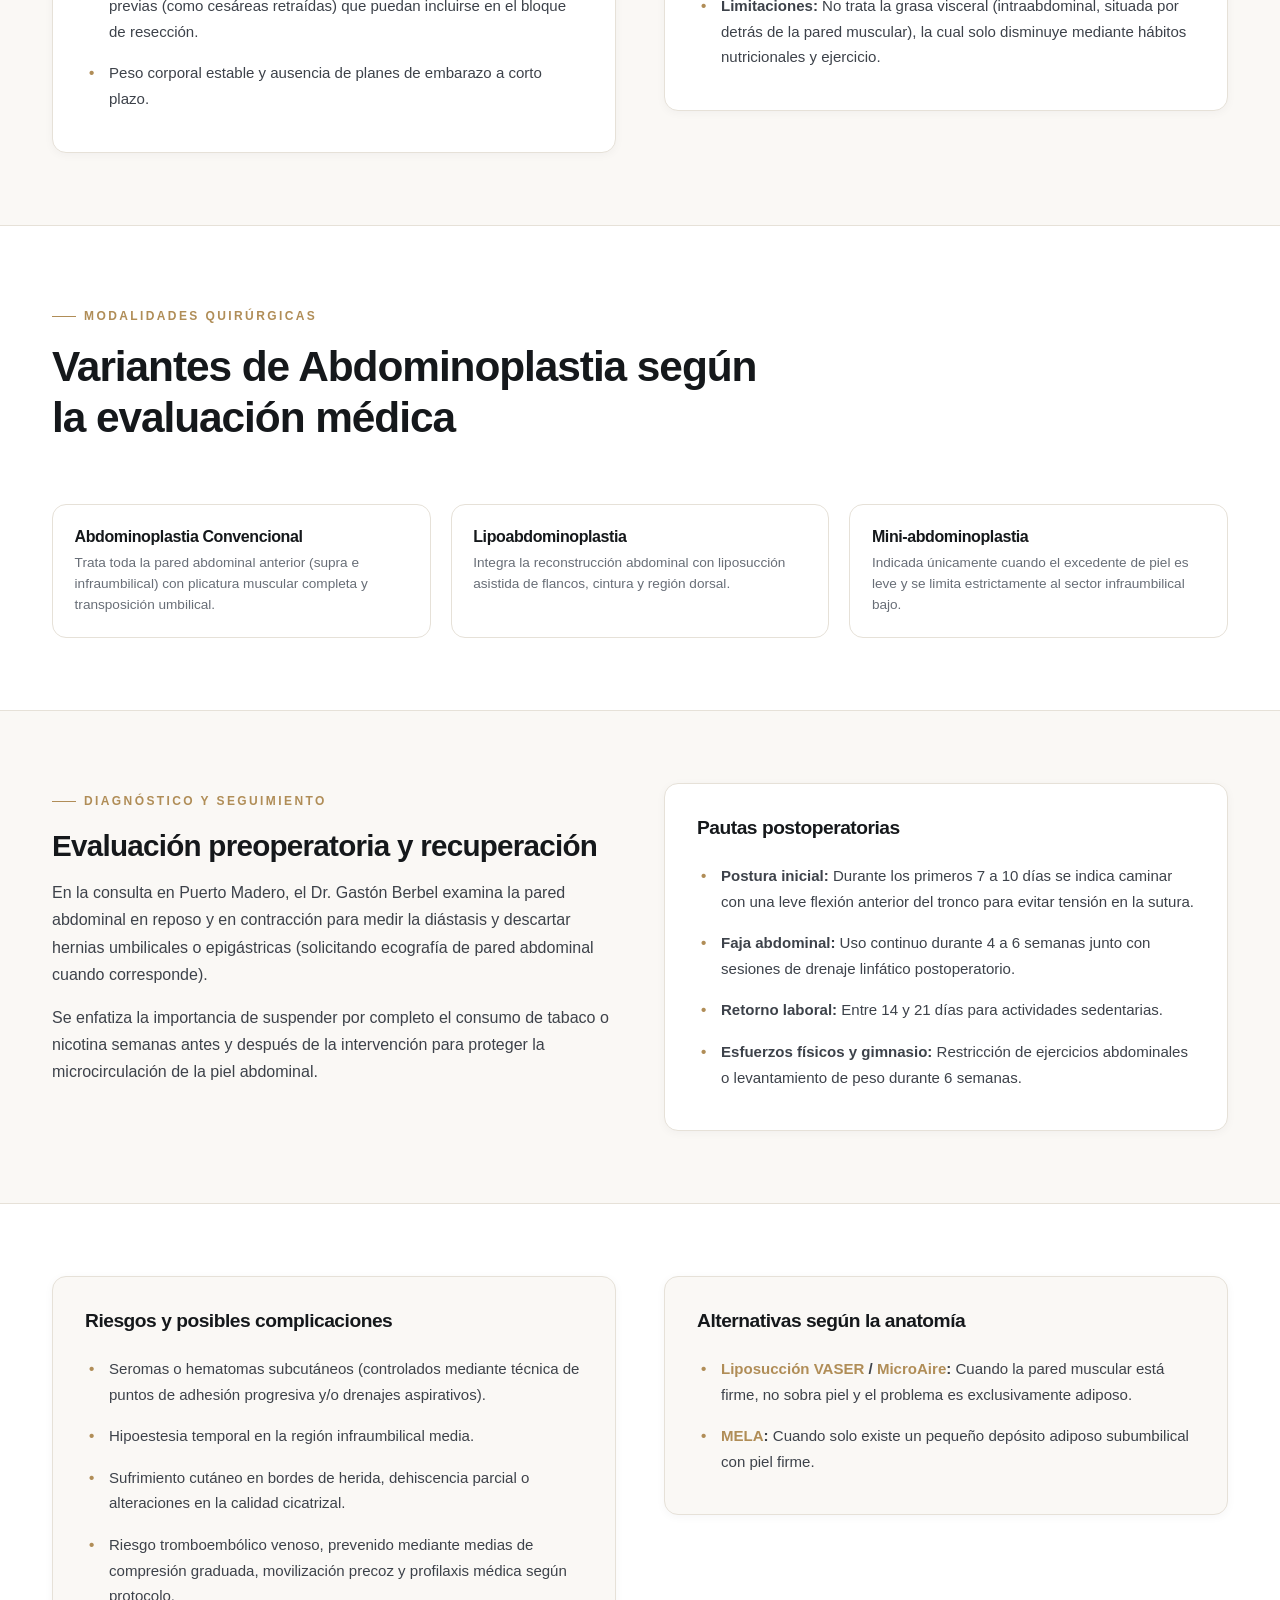
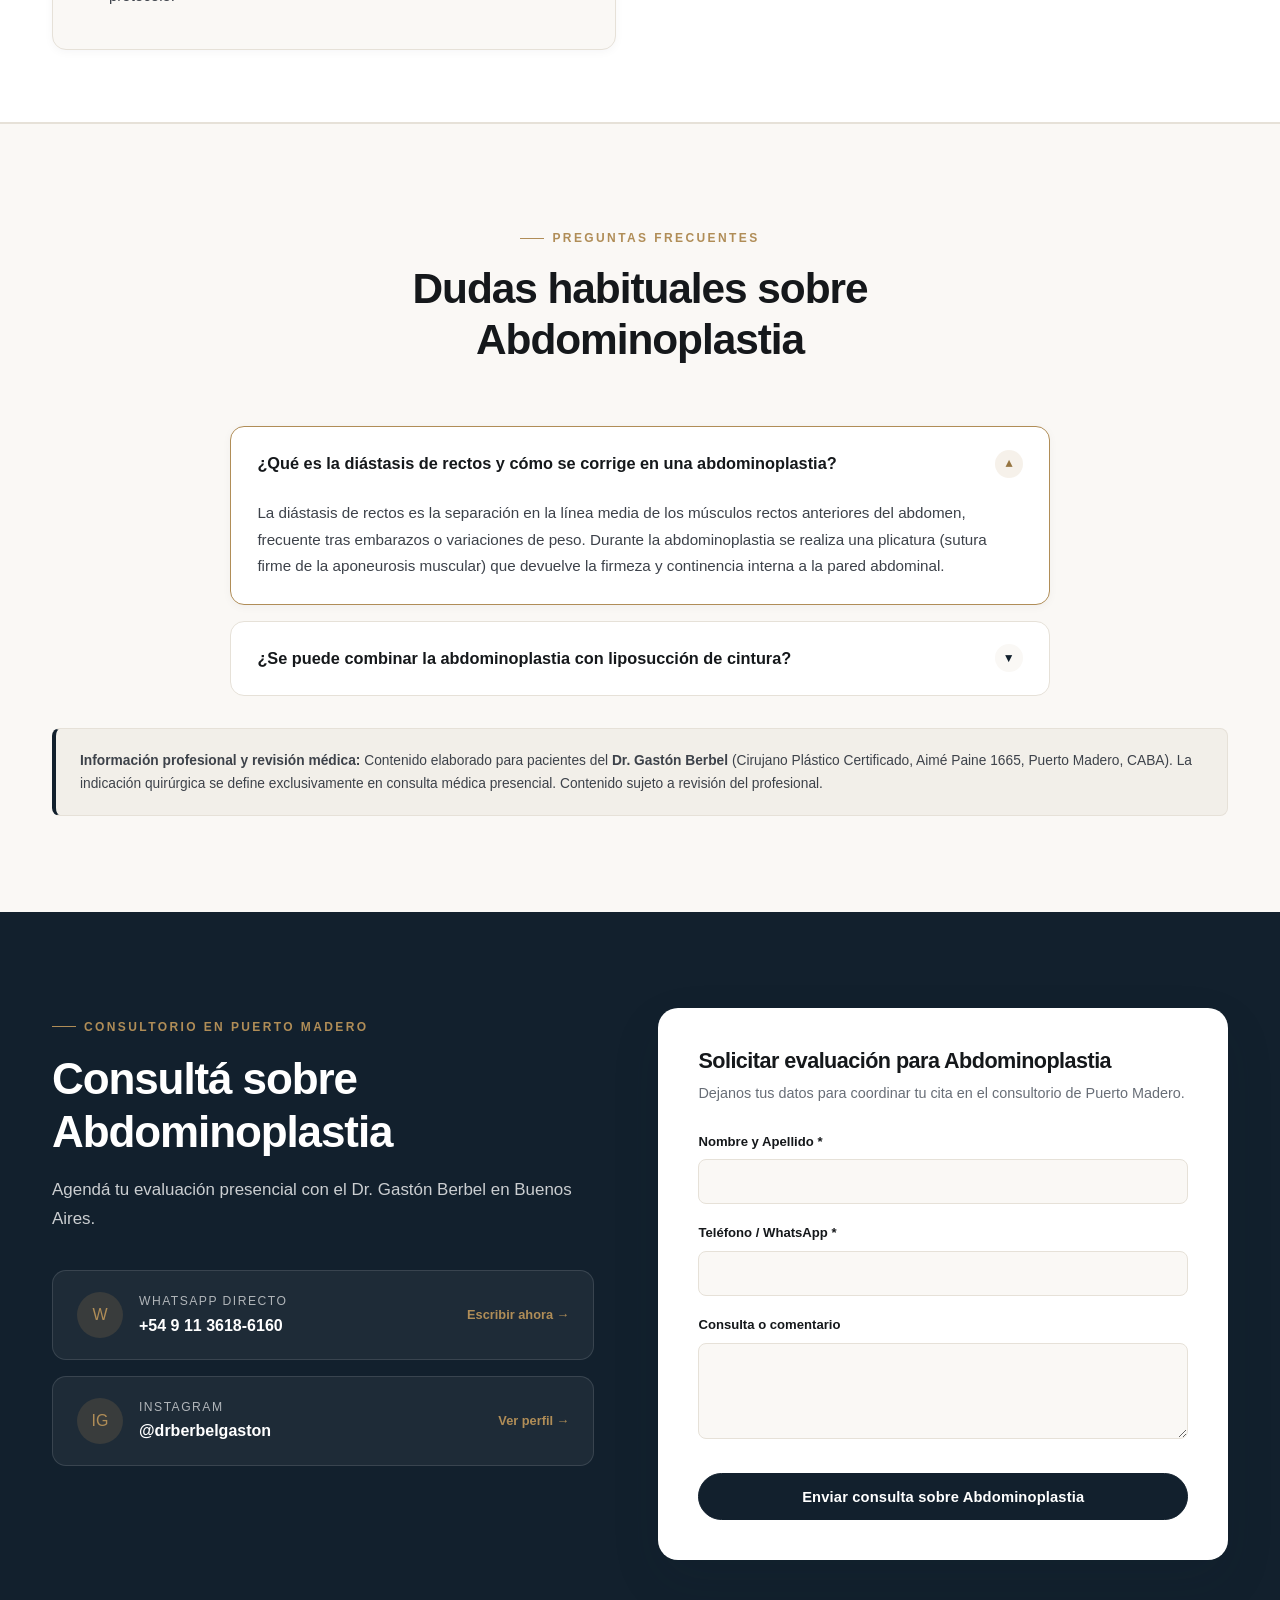
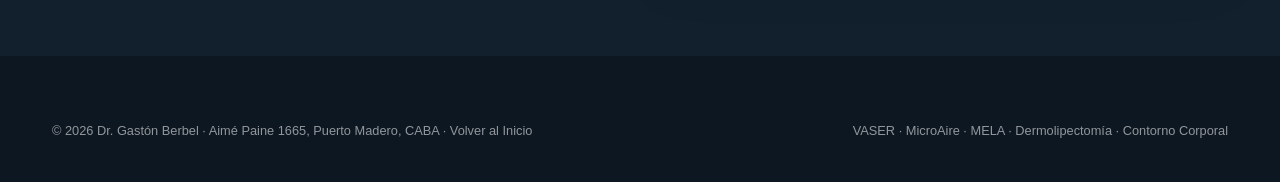
<file: abdominoplastia-buenos-aires/index.html>
<!DOCTYPE html>
<html lang="es-AR">
<head>
    <meta charset="UTF-8">
    <meta name="viewport" content="width=device-width, initial-scale=1.0">
    <!-- Google tag (gtag.js) - GA4 -->
    <script async src="https://www.googletagmanager.com/gtag/js?id=G-EL6N4KS1KM"></script>
    <script>
      window.dataLayer = window.dataLayer || [];
      function gtag(){dataLayer.push(arguments);}
      gtag('js', new Date());
      gtag('config', 'G-EL6N4KS1KM');
    </script>
    <meta http-equiv="Content-Security-Policy" content="default-src 'self'; script-src 'self' 'unsafe-inline' https://connect.facebook.net https://www.googletagmanager.com; style-src 'self' 'unsafe-inline' https://fonts.googleapis.com; font-src 'self' https://fonts.gstatic.com; img-src 'self' data: https://agustinlago88.github.io https://gastonberbel.com.ar https://www.facebook.com https://*.google-analytics.com https://*.googletagmanager.com; frame-src https://maps.google.com https://www.google.com; connect-src 'self' https://www.facebook.com https://*.google-analytics.com https://*.analytics.google.com https://*.googletagmanager.com; media-src 'self';">

    <title>Abdominoplastia en Buenos Aires | Dr. Gastón Berbel</title>
    <meta name="description" content="Abdominoplastia en Buenos Aires con el Dr. Gastón Berbel en Puerto Madero. Reconstrucción de la pared abdominal, plicatura de diástasis de rectos y resección de exceso de piel.">
    <meta name="author" content="Dr. Gastón Berbel">
    <meta name="robots" content="index, follow, max-snippet:-1, max-image-preview:large">
    <link rel="canonical" href="https://gastonberbel.com.ar/abdominoplastia-buenos-aires/">
    <link rel="sitemap" type="application/xml" href="/sitemap.xml">
    <link rel="alternate" type="text/markdown" href="/llms.txt" title="Contexto Semántico IA — Dr. Gastón Berbel">

    <!-- Open Graph -->
    <meta property="og:type" content="article">
    <meta property="og:url" content="https://gastonberbel.com.ar/abdominoplastia-buenos-aires/">
    <meta property="og:site_name" content="Dr. Gastón Berbel — Cirugía Plástica y Contorno Corporal">
    <meta property="og:title" content="Abdominoplastia en Buenos Aires | Dr. Gastón Berbel">
    <meta property="og:description" content="Evaluación médica para Abdominoplastia en Puerto Madero, CABA. Tratamiento del exceso cutáneo abdominal y reparación muscular.">
    <meta property="og:image" content="https://gastonberbel.com.ar/images/proc-abdominoplastia.jpg">
    <meta property="og:image:width" content="900">
    <meta property="og:image:height" content="672">
    <meta property="og:image:alt" content="Abdominoplastia en Buenos Aires — Dr. Gastón Berbel">
    <meta property="og:locale" content="es_AR">

    <!-- Twitter Card -->
    <meta name="twitter:card" content="summary_large_image">
    <meta name="twitter:title" content="Abdominoplastia en Buenos Aires | Dr. Gastón Berbel">
    <meta name="twitter:description" content="Reconstrucción de la pared abdominal y contorno en Puerto Madero, Buenos Aires.">
    <meta name="twitter:image" content="https://gastonberbel.com.ar/images/proc-abdominoplastia.jpg">

    <meta name="theme-color" content="#12202d">

    <link rel="preconnect" href="https://fonts.googleapis.com">
    <link rel="preconnect" href="https://fonts.gstatic.com" crossorigin>
    <link href="https://fonts.googleapis.com/css2?family=Sora:wght@500;600;700&family=Manrope:wght@400;500;600;700&display=swap" rel="stylesheet">
    <link rel="icon" type="image/svg+xml" href="data:image/svg+xml,<svg xmlns='http://www.w3.org/2000/svg' viewBox='0 0 100 100'><rect width='100' height='100' rx='20' fill='%2312202d'/><text x='50' y='66' font-family='serif' font-size='48' fill='%23b08d57' text-anchor='middle'>GB</text></svg>">
    <link rel="preload" as="image" href="../images/proc-abdominoplastia.webp" type="image/webp" fetchpriority="high">
    <link rel="stylesheet" href="../styles.css">

    <script type="application/ld+json">
    {
        "@context": "https://schema.org",
        "@graph": [
            {
                "@type": "WebPage",
                "@id": "https://gastonberbel.com.ar/abdominoplastia-buenos-aires/#webpage",
                "url": "https://gastonberbel.com.ar/abdominoplastia-buenos-aires/",
                "name": "Abdominoplastia en Buenos Aires | Dr. Gastón Berbel",
                "description": "Guía médica sobre Abdominoplastia en Buenos Aires: reparación de diástasis de rectos, eliminación de piel abdominal excedente, lipoabdominoplastia y recuperación.",
                "isPartOf": { "@id": "https://gastonberbel.com.ar/#website" },
                "breadcrumb": { "@id": "https://gastonberbel.com.ar/abdominoplastia-buenos-aires/#breadcrumb" },
                "about": { "@id": "https://gastonberbel.com.ar/abdominoplastia-buenos-aires/#service" },
                "inLanguage": "es-AR"
            },
            {
                "@type": "BreadcrumbList",
                "@id": "https://gastonberbel.com.ar/abdominoplastia-buenos-aires/#breadcrumb",
                "itemListElement": [
                    { "@type": "ListItem", "position": 1, "name": "Inicio", "item": "https://gastonberbel.com.ar/" },
                    { "@type": "ListItem", "position": 2, "name": "Procedimientos", "item": "https://gastonberbel.com.ar/#procedimientos" },
                    { "@type": "ListItem", "position": 3, "name": "Abdominoplastia", "item": "https://gastonberbel.com.ar/abdominoplastia-buenos-aires/" }
                ]
            },
            {
                "@type": ["Service", "MedicalProcedure"],
                "@id": "https://gastonberbel.com.ar/abdominoplastia-buenos-aires/#service",
                "name": "Abdominoplastia",
                "procedureType": "https://schema.org/SurgicalProcedure",
                "bodyLocation": "Pared abdominal anterior, músculos rectos del abdomen, flancos",
                "description": "Cirugía reconstructiva y estética de la pared abdominal que corrige la flacidez cutánea, el exceso adiposo y la diástasis de los músculos rectos.",
                "provider": { "@id": "https://gastonberbel.com.ar/#physician" }
            },
            {
                "@type": "FAQPage",
                "mainEntity": [
                    {
                        "@type": "Question",
                        "name": "¿Qué es la diástasis de rectos y cómo se corrige en una abdominoplastia?",
                        "acceptedAnswer": {
                            "@type": "Answer",
                            "text": "La diástasis de rectos es la separación en la línea media de los músculos rectos anteriores del abdomen, frecuente tras embarazos o variaciones de peso. Durante la abdominoplastia se realiza una plicatura (sutura firme de la aponeurosis muscular) que devuelve la firmeza y continencia interna a la pared abdominal."
                        }
                    },
                    {
                        "@type": "Question",
                        "name": "¿Se puede combinar la abdominoplastia con liposucción de cintura?",
                        "acceptedAnswer": {
                            "@type": "Answer",
                            "text": "Sí. Esta técnica combinada se denomina lipoabdominoplastia: asocia la liposucción asistida de los flancos y cintura con la reconstrucción de la pared abdominal anterior, respetando los vasos perforantes que nutren la piel."
                        }
                    }
                ]
            }
        ]
    }
    </script>
    <!-- Meta Pixel Code -->
    <script>
    !function(f,b,e,v,n,t,s)
    {if(f.fbq)return;n=f.fbq=function(){n.callMethod?
    n.callMethod.apply(n,arguments):n.queue.push(arguments)};
    if(!f._fbq)f._fbq=n;n.push=n;n.loaded=!0;n.version='2.0';
    n.queue=[];t=b.createElement(e);t.async=!0;
    t.src=v;s=b.getElementsByTagName(e)[0];
    s.parentNode.insertBefore(t,s)}(window, document,'script',
    'https://connect.facebook.net/en_US/fbevents.js');
    fbq('init', '1423106199481820');
    fbq('track', 'PageView');
    </script>
    <noscript><img height="1" width="1" style="display:none"
    src="https://www.facebook.com/tr?id=1423106199481820&ev=PageView&noscript=1"
    /></noscript>
    <!-- End Meta Pixel Code -->
</head>
<body>
    <a href="#contenido-principal" class="skip-link">Saltar al contenido principal</a>

    <!-- HEADER -->
    <header class="site-header">
        <nav class="nav-container" aria-label="Navegación principal">
            <a href="../" class="brand-logo" aria-label="Dr. Gastón Berbel — Inicio">
                <span class="brand-name">Dr. Gastón Berbel</span>
                <span class="brand-subtitle">Cirugía Plástica · Buenos Aires</span>
            </a>

            <ul class="nav-menu" id="nav-menu">
                <li class="nav-item"><a href="../" class="nav-link">Inicio</a></li>

                <li class="nav-item has-dropdown">
                    <button type="button" class="nav-link" aria-expanded="false" aria-haspopup="true">
                        El Dr. Berbel
                        <svg class="nav-chevron" viewBox="0 0 24 24" fill="none" stroke="currentColor" stroke-width="2" aria-hidden="true"><polyline points="6 9 12 15 18 9"/></svg>
                    </button>
                    <div class="dropdown-panel" role="region" aria-label="Submenú El Dr. Berbel">
                        <ul class="dropdown-list">
                            <li><a href="../#trayectoria"><span class="dropdown-item-title">Trayectoria</span><span class="dropdown-item-desc">Más de 15 años de experiencia quirúrgica</span></a></li>
                            <li><a href="../#formacion"><span class="dropdown-item-title">Formación profesional</span><span class="dropdown-item-desc">Credenciales y especialización</span></a></li>
                            <li><a href="../#filosofia"><span class="dropdown-item-title">Filosofía de trabajo</span><span class="dropdown-item-desc">Criterio médico y naturalidad</span></a></li>
                            <li><a href="../#equipo-medico"><span class="dropdown-item-title">Equipo médico</span><span class="dropdown-item-desc">Atención interdisciplinaria</span></a></li>
                        </ul>
                    </div>
                </li>

                <li class="nav-item has-mega">
                    <button type="button" class="nav-link" aria-expanded="false" aria-haspopup="true">
                        Procedimientos
                        <svg class="nav-chevron" viewBox="0 0 24 24" fill="none" stroke="currentColor" stroke-width="2" aria-hidden="true"><polyline points="6 9 12 15 18 9"/></svg>
                    </button>
                    <div class="mega-menu" role="region" aria-label="Menú visual de procedimientos">
                        <div class="mega-menu-inner">
                            <div class="mega-menu-header">
                                <span class="mega-menu-title">Especialidades en Cirugía Plástica y Contorno Corporal</span>
                                <a href="../#procedimientos" class="mega-menu-all">Ver todos los procedimientos →</a>
                            </div>
                            <div class="mega-grid">
                                <a href="../liposuccion-vaser-buenos-aires/" class="mega-card">
                                    <div class="mega-card-media"><span class="mega-card-badge">Ultrasonido</span><picture><source srcset="../images/proc-vaser.webp" type="image/webp"><img src="../images/proc-vaser.jpg" alt="Liposucción VASER" width="450" height="336" loading="lazy"></picture></div>
                                    <div class="mega-card-body"><div class="mega-card-title">Liposucción VASER</div><p class="mega-card-desc">Emulsificación selectiva por ultrasonido.</p><span class="mega-card-cta">Ver procedimiento →</span></div>
                                </a>
                                <a href="../liposuccion-microaire-buenos-aires/" class="mega-card">
                                    <div class="mega-card-media"><span class="mega-card-badge">Sistema PAL</span><picture><source srcset="../images/proc-microaire.webp" type="image/webp"><img src="../images/proc-microaire.jpg" alt="Liposucción MicroAire" width="450" height="336" loading="lazy"></picture></div>
                                    <div class="mega-card-body"><div class="mega-card-title">Liposucción MicroAire</div><p class="mega-card-desc">Asistencia vibratoria de precisión.</p><span class="mega-card-cta">Ver procedimiento →</span></div>
                                </a>
                                <a href="../mela-buenos-aires/" class="mega-card">
                                    <div class="mega-card-media"><span class="mega-card-badge">Ambulatorio</span><picture><source srcset="../images/proc-mela.webp" type="image/webp"><img src="../images/proc-mela.jpg" alt="MELA" width="450" height="336" loading="lazy"></picture></div>
                                    <div class="mega-card-body"><div class="mega-card-title">MELA</div><p class="mega-card-desc">Mini Extracción Lipídica Ambulatoria.</p><span class="mega-card-cta">Ver procedimiento →</span></div>
                                </a>
                                <a href="../dermolipectomia-buenos-aires/" class="mega-card">
                                    <div class="mega-card-media"><span class="mega-card-badge">Reconstructiva</span><picture><source srcset="../images/proc-dermolipectomia.webp" type="image/webp"><img src="../images/proc-dermolipectomia.jpg" alt="Dermolipectomía" width="450" height="336" loading="lazy"></picture></div>
                                    <div class="mega-card-body"><div class="mega-card-title">Dermolipectomía</div><p class="mega-card-desc">Resección de excedente cutáneo y adiposo.</p><span class="mega-card-cta">Ver procedimiento →</span></div>
                                </a>
                                <a href="../abdominoplastia-buenos-aires/" class="mega-card" aria-current="page">
                                    <div class="mega-card-media"><span class="mega-card-badge">Pared Abdominal</span><picture><source srcset="../images/proc-abdominoplastia.webp" type="image/webp"><img src="../images/proc-abdominoplastia.jpg" alt="Abdominoplastia" width="450" height="336" loading="lazy"></picture></div>
                                    <div class="mega-card-body"><div class="mega-card-title">Abdominoplastia</div><p class="mega-card-desc">Reconstrucción de la pared abdominal.</p><span class="mega-card-cta">Ver procedimiento →</span></div>
                                </a>
                                <a href="../contorno-corporal/" class="mega-card">
                                    <div class="mega-card-media"><span class="mega-card-badge">Integral</span><picture><source srcset="../images/proc-contorno.webp" type="image/webp"><img src="../images/proc-contorno.jpg" alt="Contorno corporal" width="450" height="336" loading="lazy"></picture></div>
                                    <div class="mega-card-body"><div class="mega-card-title">Contorno corporal</div><p class="mega-card-desc">Planificación combinada de procedimientos.</p><span class="mega-card-cta">Ver procedimiento →</span></div>
                                </a>
                            </div>
                        </div>
                    </div>
                </li>

                <li class="nav-item has-dropdown">
                    <button type="button" class="nav-link" aria-expanded="false" aria-haspopup="true">
                        Tecnología
                        <svg class="nav-chevron" viewBox="0 0 24 24" fill="none" stroke="currentColor" stroke-width="2" aria-hidden="true"><polyline points="6 9 12 15 18 9"/></svg>
                    </button>
                    <div class="dropdown-panel" role="region" aria-label="Submenú Tecnología">
                        <ul class="dropdown-list">
                            <li><a href="../liposuccion-vaser-buenos-aires/#tecnologia"><span class="dropdown-item-title">Tecnología VASER</span><span class="dropdown-item-desc">Ultrasonido selectivo</span></a></li>
                            <li><a href="../liposuccion-microaire-buenos-aires/#tecnologia"><span class="dropdown-item-title">Tecnología MicroAire</span><span class="dropdown-item-desc">Sistema asistido por potencia</span></a></li>
                            <li><a href="../mela-buenos-aires/#tecnologia"><span class="dropdown-item-title">Tecnología en MELA</span><span class="dropdown-item-desc">Extracción ambulatoria</span></a></li>
                        </ul>
                    </div>
                </li>

                <li class="nav-item"><a href="#consulta" class="nav-link">Contacto</a></li>
            </ul>

            <div class="nav-cta-wrapper">
                <a href="https://wa.me/5491136186160?text=Hola%20Dr.%20Berbel%2C%20quisiera%20solicitar%20una%20evaluaci%C3%B3n%20m%C3%A9dica%20para%20Abdominoplastia%20en%20Puerto%20Madero.&utm_source=website&utm_medium=organic&utm_campaign=landing-abdominoplastia&utm_content=header-whatsapp"
                   target="_blank" rel="noopener" class="header-wa-btn">
                    <svg width="16" height="16" viewBox="0 0 24 24" fill="currentColor" aria-hidden="true"><path d="M.057 24l1.687-6.163a11.867 11.867 0 0 1-1.587-5.946C.16 5.335 5.495 0 12.05 0a11.817 11.817 0 0 1 8.413 3.488 11.824 11.824 0 0 1 3.48 8.414c-.003 6.557-5.338 11.892-11.893 11.892a11.9 11.9 0 0 1-5.688-1.448L.057 24z"/></svg>
                    <span class="wa-text-desktop">Consultar por WhatsApp</span>
                </a>
                <button type="button" class="menu-toggle" aria-label="Abrir menú de navegación" aria-expanded="false" aria-controls="nav-menu">
                    <span></span><span></span><span></span>
                </button>
            </div>
        </nav>
    </header>

    <nav class="breadcrumb-bar" aria-label="Breadcrumb">
        <div class="container">
            <ol class="breadcrumb-list">
                <li><a href="../">Inicio</a></li>
                <li aria-hidden="true">/</li>
                <li><a href="../#procedimientos">Procedimientos</a></li>
                <li aria-hidden="true">/</li>
                <li class="breadcrumb-current" aria-current="page">Abdominoplastia</li>
            </ol>
        </div>
    </nav>

    <main id="contenido-principal">
        <!-- 1. HERO ESPECÍFICO -->
        <section class="landing-hero">
            <div class="container">
                <div class="landing-hero-grid">
                    <div>
                        <span class="eyebrow">Cirugía de Pared Abdominal · Puerto Madero</span>
                        <h1>Abdominoplastia en Buenos Aires: reconstrucción de la pared abdominal</h1>
                        <p class="landing-hero-lead">
                            Procedimiento quirúrgico integral que aborda simultáneamente tres planos anatómicos del abdomen: la reparación de la diástasis de los músculos rectos, la resección del exceso de piel infraumbilical y el modelado del contorno lateral.
                        </p>
                        <div class="hero-actions">
                            <a href="https://wa.me/5491136186160?text=Hola%20Dr.%20Berbel%2C%20quisiera%20solicitar%20una%20consulta%20de%20evaluaci%C3%B3n%20para%20Abdominoplastia%20en%20Puerto%20Madero.&utm_source=website&utm_medium=organic&utm_campaign=landing-abdominoplastia&utm_content=hero-whatsapp"
                               target="_blank" rel="noopener" class="btn btn-primary">Solicitar evaluación por WhatsApp</a>
                            <a href="#que-es" class="btn btn-secondary">Cómo se realiza</a>
                        </div>
                        <div class="landing-meta-pills">
                            <div class="meta-pill"><strong>Ámbito:</strong> Quirófano habilitado</div>
                            <div class="meta-pill"><strong>Planos tratados:</strong> Piel, tejido adiposo y músculo</div>
                            <div class="meta-pill"><strong>Sede:</strong> Puerto Madero, CABA</div>
                        </div>
                    </div>
                    <div>
                        <div class="hero-portrait-frame" style="aspect-ratio: 4/3.2;">
                            <picture>
                                <source srcset="../images/proc-abdominoplastia.webp" type="image/webp">
                                <img src="../images/proc-abdominoplastia.jpg" alt="Abdominoplastia en Buenos Aires — Dr. Gastón Berbel" width="900" height="672" fetchpriority="high">
                            </picture>
                        </div>
                    </div>
                </div>
            </div>
        </section>

        <!-- 2. INTRODUCCIÓN & 3. QUÉ ES Y CÓMO SE REALIZA -->
        <section class="landing-section" id="que-es">
            <div class="container">
                <div class="two-col-medical">
                    <div>
                        <span class="eyebrow">Anatomía Quirúrgica</span>
                        <h2 style="font-size: 2rem; margin-bottom: 1rem;">¿Qué es la Abdominoplastia y cómo se realiza?</h2>
                        <p style="margin-bottom: 1rem;">
                            Luego de los embarazos o cambios significativos de volumen corporal, es frecuente que la pared abdominal presente tanto un exceso de piel y estrías en su sector inferior como una separación en la línea media de los músculos rectos abdominales (<strong>diástasis de rectos</strong>).
                        </p>
                        <p>
                            La <strong>abdominoplastia</strong> (o lipoabdominoplastia cuando se asocia lipoaspiración de flancos) restaura la firmeza de la faja muscular interna y elimina el excedente cutáneo mediante una incisión baja diseñada para quedar cubierta por la ropa interior.
                        </p>
                    </div>

                    <div class="medical-card">
                        <h3>Tiempos principales de la cirugía</h3>
                        <ul class="medical-list">
                            <li><strong>1. Lipoaspiración de contorno (Lipoabdominoplastia):</strong> Modelado previo de flancos y cintura con tecnología asistida para armonizar la transición lateral.</li>
                            <li><strong>2. Plicatura de músculos rectos:</strong> Sutura anatómica en la línea media aponeurótica para corregir la diástasis y recuperar la contención de la pared abdominal.</li>
                            <li><strong>3. Resección cutánea y umbilicoplastia:</strong> Descenso del colgajo abdominal superior, retiro de la piel sobrante y remodelación del ombligo en su posición anatómica natural.</li>
                        </ul>
                    </div>
                </div>
            </div>
        </section>

        <!-- 4. TECNOLOGÍAS UTILIZADAS & 5. INDICACIONES Y LIMITACIONES -->
        <section class="landing-section alt" id="indicaciones">
            <div class="container">
                <div class="two-col-medical">
                    <div class="medical-card">
                        <h3>Indicaciones clínicas de la Abdominoplastia</h3>
                        <ul class="medical-list">
                            <li>Pacientes post-maternidad que presentan abdomen globuloso por diástasis de rectos y laxitud cutánea infraumbilical.</li>
                            <li>Presencia de pliegue cutáneo suprapúbico redundante o cicatrices previas (como cesáreas retraídas) que puedan incluirse en el bloque de resección.</li>
                            <li>Peso corporal estable y ausencia de planes de embarazo a corto plazo.</li>
                        </ul>
                    </div>

                    <div class="medical-card">
                        <h3>Tecnologías asociadas y limitaciones</h3>
                        <ul class="medical-list">
                            <li><strong>Sinergia con VASER y MicroAire:</strong> Permite tratar la grasa de los flancos y la espalda baja en el mismo acto quirúrgico, respetando la irrigación del colgajo central.</li>
                            <li><strong>Limitaciones:</strong> No trata la grasa visceral (intraabdominal, situada por detrás de la pared muscular), la cual solo disminuye mediante hábitos nutricionales y ejercicio.</li>
                        </ul>
                    </div>
                </div>
            </div>
        </section>

        <!-- 6. ZONAS QUE PUEDEN EVALUARSE -->
        <section class="landing-section" id="zonas">
            <div class="container">
                <div class="section-header left">
                    <span class="eyebrow">Modalidades Quirúrgicas</span>
                    <h2>Variantes de Abdominoplastia según la evaluación médica</h2>
                </div>
                <div class="zones-grid">
                    <div class="zone-item">
                        <h3>Abdominoplastia Convencional</h3>
                        <p>Trata toda la pared abdominal anterior (supra e infraumbilical) con plicatura muscular completa y transposición umbilical.</p>
                    </div>
                    <div class="zone-item">
                        <h3>Lipoabdominoplastia</h3>
                        <p>Integra la reconstrucción abdominal con liposucción asistida de flancos, cintura y región dorsal.</p>
                    </div>
                    <div class="zone-item">
                        <h3>Mini-abdominoplastia</h3>
                        <p>Indicada únicamente cuando el excedente de piel es leve y se limita estrictamente al sector infraumbilical bajo.</p>
                    </div>
                </div>
            </div>
        </section>

        <!-- 7. EVALUACIÓN MÉDICA & 8. RECUPERACIÓN Y CONTROLES -->
        <section class="landing-section alt" id="recuperacion">
            <div class="container">
                <div class="two-col-medical">
                    <div>
                        <span class="eyebrow">Diagnóstico y Seguimiento</span>
                        <h2 style="font-size: 1.85rem; margin-bottom: 1rem;">Evaluación preoperatoria y recuperación</h2>
                        <p style="margin-bottom: 1rem;">
                            En la consulta en Puerto Madero, el Dr. Gastón Berbel examina la pared abdominal en reposo y en contracción para medir la diástasis y descartar hernias umbilicales o epigástricas (solicitando ecografía de pared abdominal cuando corresponde).
                        </p>
                        <p>
                            Se enfatiza la importancia de suspender por completo el consumo de tabaco o nicotina semanas antes y después de la intervención para proteger la microcirculación de la piel abdominal.
                        </p>
                    </div>

                    <div class="medical-card">
                        <h3>Pautas postoperatorias</h3>
                        <ul class="medical-list">
                            <li><strong>Postura inicial:</strong> Durante los primeros 7 a 10 días se indica caminar con una leve flexión anterior del tronco para evitar tensión en la sutura.</li>
                            <li><strong>Faja abdominal:</strong> Uso continuo durante 4 a 6 semanas junto con sesiones de drenaje linfático postoperatorio.</li>
                            <li><strong>Retorno laboral:</strong> Entre 14 y 21 días para actividades sedentarias.</li>
                            <li><strong>Esfuerzos físicos y gimnasio:</strong> Restricción de ejercicios abdominales o levantamiento de peso durante 6 semanas.</li>
                        </ul>
                    </div>
                </div>
            </div>
        </section>

        <!-- 9. RIESGOS Y ALTERNATIVAS -->
        <section class="landing-section" id="riesgos">
            <div class="container">
                <div class="two-col-medical">
                    <div class="medical-card">
                        <h3>Riesgos y posibles complicaciones</h3>
                        <ul class="medical-list">
                            <li>Seromas o hematomas subcutáneos (controlados mediante técnica de puntos de adhesión progresiva y/o drenajes aspirativos).</li>
                            <li>Hipoestesia temporal en la región infraumbilical media.</li>
                            <li>Sufrimiento cutáneo en bordes de herida, dehiscencia parcial o alteraciones en la calidad cicatrizal.</li>
                            <li>Riesgo tromboembólico venoso, prevenido mediante medias de compresión graduada, movilización precoz y profilaxis médica según protocolo.</li>
                        </ul>
                    </div>
                    <div class="medical-card">
                        <h3>Alternativas según la anatomía</h3>
                        <ul class="medical-list">
                            <li><strong><a href="../liposuccion-vaser-buenos-aires/" style="color: var(--accent);">Liposucción VASER</a> / <a href="../liposuccion-microaire-buenos-aires/" style="color: var(--accent);">MicroAire</a>:</strong> Cuando la pared muscular está firme, no sobra piel y el problema es exclusivamente adiposo.</li>
                            <li><strong><a href="../mela-buenos-aires/" style="color: var(--accent);">MELA</a>:</strong> Cuando solo existe un pequeño depósito adiposo subumbilical con piel firme.</li>
                        </ul>
                    </div>
                </div>
            </div>
        </section>

        <!-- 10. PREGUNTAS FRECUENTES -->
        <section class="section-faq" id="faq">
            <div class="container">
                <div class="section-header">
                    <span class="eyebrow">Preguntas Frecuentes</span>
                    <h2>Dudas habituales sobre Abdominoplastia</h2>
                </div>
                <div class="faq-container">
                    <div class="faq-item active">
                        <button type="button" class="faq-question" aria-expanded="true">
                            <span>¿Qué es la diástasis de rectos y cómo se corrige en una abdominoplastia?</span>
                            <span class="faq-toggle" aria-hidden="true">▼</span>
                        </button>
                        <div class="faq-answer" role="region">
                            <p>La diástasis de rectos es la separación en la línea media de los músculos rectos anteriores del abdomen, frecuente tras embarazos o variaciones de peso. Durante la abdominoplastia se realiza una plicatura (sutura firme de la aponeurosis muscular) que devuelve la firmeza y continencia interna a la pared abdominal.</p>
                        </div>
                    </div>

                    <div class="faq-item">
                        <button type="button" class="faq-question" aria-expanded="false">
                            <span>¿Se puede combinar la abdominoplastia con liposucción de cintura?</span>
                            <span class="faq-toggle" aria-hidden="true">▼</span>
                        </button>
                        <div class="faq-answer" role="region">
                            <p>Sí. Esta técnica combinada se denomina lipoabdominoplastia: asocia la liposucción asistida de los flancos y cintura con la reconstrucción de la pared abdominal anterior, respetando los vasos perforantes que nutren la piel.</p>
                        </div>
                    </div>
                </div>

                <!-- 11. INFORMACIÓN DEL PROFESIONAL -->
                <div class="medical-review-banner">
                    <strong>Información profesional y revisión médica:</strong> Contenido elaborado para pacientes del <strong>Dr. Gastón Berbel</strong> (Cirujano Plástico Certificado, Aimé Paine 1665, Puerto Madero, CABA). La indicación quirúrgica se define exclusivamente en consulta médica presencial. Contenido sujeto a revisión del profesional.
                </div>
            </div>
        </section>

        <!-- 12. CTA A CONSULTA -->
        <section class="section-contact" id="consulta">
            <div class="container">
                <div class="contact-grid">
                    <div class="contact-info-col">
                        <span class="eyebrow">Consultorio en Puerto Madero</span>
                        <h2>Consultá sobre Abdominoplastia</h2>
                        <p class="section-subtitle">Agendá tu evaluación presencial con el Dr. Gastón Berbel en Buenos Aires.</p>
                        <div class="contact-cards-list">
                            <a href="https://wa.me/5491136186160?text=Hola%20Dr.%20Berbel%2C%20quisiera%20coordinar%20una%20consulta%20de%20evaluaci%C3%B3n%20para%20Abdominoplastia%20en%20Puerto%20Madero.&utm_source=website&utm_medium=organic&utm_campaign=landing-abdominoplastia&utm_content=bottom-whatsapp"
                               target="_blank" rel="noopener" class="contact-channel-card">
                                <div class="contact-channel-left">
                                    <div class="contact-channel-icon" aria-hidden="true">W</div>
                                    <div>
                                        <div class="contact-channel-label">WhatsApp Directo</div>
                                        <div class="contact-channel-value">+54 9 11 3618-6160</div>
                                    </div>
                                </div>
                                <span class="contact-channel-action">Escribir ahora →</span>
                            </a>
                            <a href="https://www.instagram.com/drberbelgaston/" target="_blank" rel="noopener" class="contact-channel-card">
                                <div class="contact-channel-left">
                                    <div class="contact-channel-icon" aria-hidden="true">IG</div>
                                    <div>
                                        <div class="contact-channel-label">Instagram</div>
                                        <div class="contact-channel-value">@drberbelgaston</div>
                                    </div>
                                </div>
                                <span class="contact-channel-action">Ver perfil →</span>
                            </a>
                        </div>
                    </div>

                    <div class="contact-form-card">
                        <h3>Solicitar evaluación para Abdominoplastia</h3>
                        <p>Dejanos tus datos para coordinar tu cita en el consultorio de Puerto Madero.</p>
                        <form class="medical-consult-form">
                            <div class="form-group">
                                <label for="nombre-abd">Nombre y Apellido *</label>
                                <input type="text" id="nombre-abd" name="nombre" class="form-control" required>
                            </div>
                            <div class="form-group">
                                <label for="telefono-abd">Teléfono / WhatsApp *</label>
                                <input type="tel" id="telefono-abd" name="telefono" class="form-control" required>
                            </div>
                            <input type="hidden" name="procedimiento" value="Abdominoplastia">
                            <div class="form-group">
                                <label for="mensaje-abd">Consulta o comentario</label>
                                <textarea id="mensaje-abd" name="mensaje" class="form-control"></textarea>
                            </div>
                            <button type="submit" class="btn btn-primary form-submit-btn">Enviar consulta sobre Abdominoplastia</button>
                            <div class="form-feedback" role="status" aria-live="polite"></div>
                        </form>
                    </div>
                </div>
            </div>
        </section>
    </main>

    <footer class="site-footer">
        <div class="container">
            <div class="footer-bottom" style="padding-top: 0;">
                <p>&copy; 2026 Dr. Gastón Berbel · Aimé Paine 1665, Puerto Madero, CABA · <a href="../">Volver al Inicio</a></p>
                <p><a href="../liposuccion-vaser-buenos-aires/">VASER</a> · <a href="../liposuccion-microaire-buenos-aires/">MicroAire</a> · <a href="../mela-buenos-aires/">MELA</a> · <a href="../dermolipectomia-buenos-aires/">Dermolipectomía</a> · <a href="../contorno-corporal/">Contorno Corporal</a></p>
            </div>
        </div>
    </footer>

    <a href="https://wa.me/5491136186160?text=Hola%20Dr.%20Berbel%2C%20quisiera%20consultar%20sobre%20Abdominoplastia.&utm_source=website&utm_medium=organic&utm_campaign=landing-abdominoplastia&utm_content=floating-btn"
       target="_blank" rel="noopener" class="whatsapp-float" aria-label="Consultar sobre Abdominoplastia por WhatsApp">
        <svg width="24" height="24" viewBox="0 0 24 24" fill="currentColor" aria-hidden="true"><path d="M.057 24l1.687-6.163a11.867 11.867 0 0 1-1.587-5.946C.16 5.335 5.495 0 12.05 0a11.817 11.817 0 0 1 8.413 3.488 11.824 11.824 0 0 1 3.48 8.414c-.003 6.557-5.338 11.892-11.893 11.892a11.9 11.9 0 0 1-5.688-1.448L.057 24z"/></svg>
        <span class="wa-float-label">Consultar Abdominoplastia</span>
    </a>

    <script src="../main.js" defer></script>
</body>
</html>
</file>
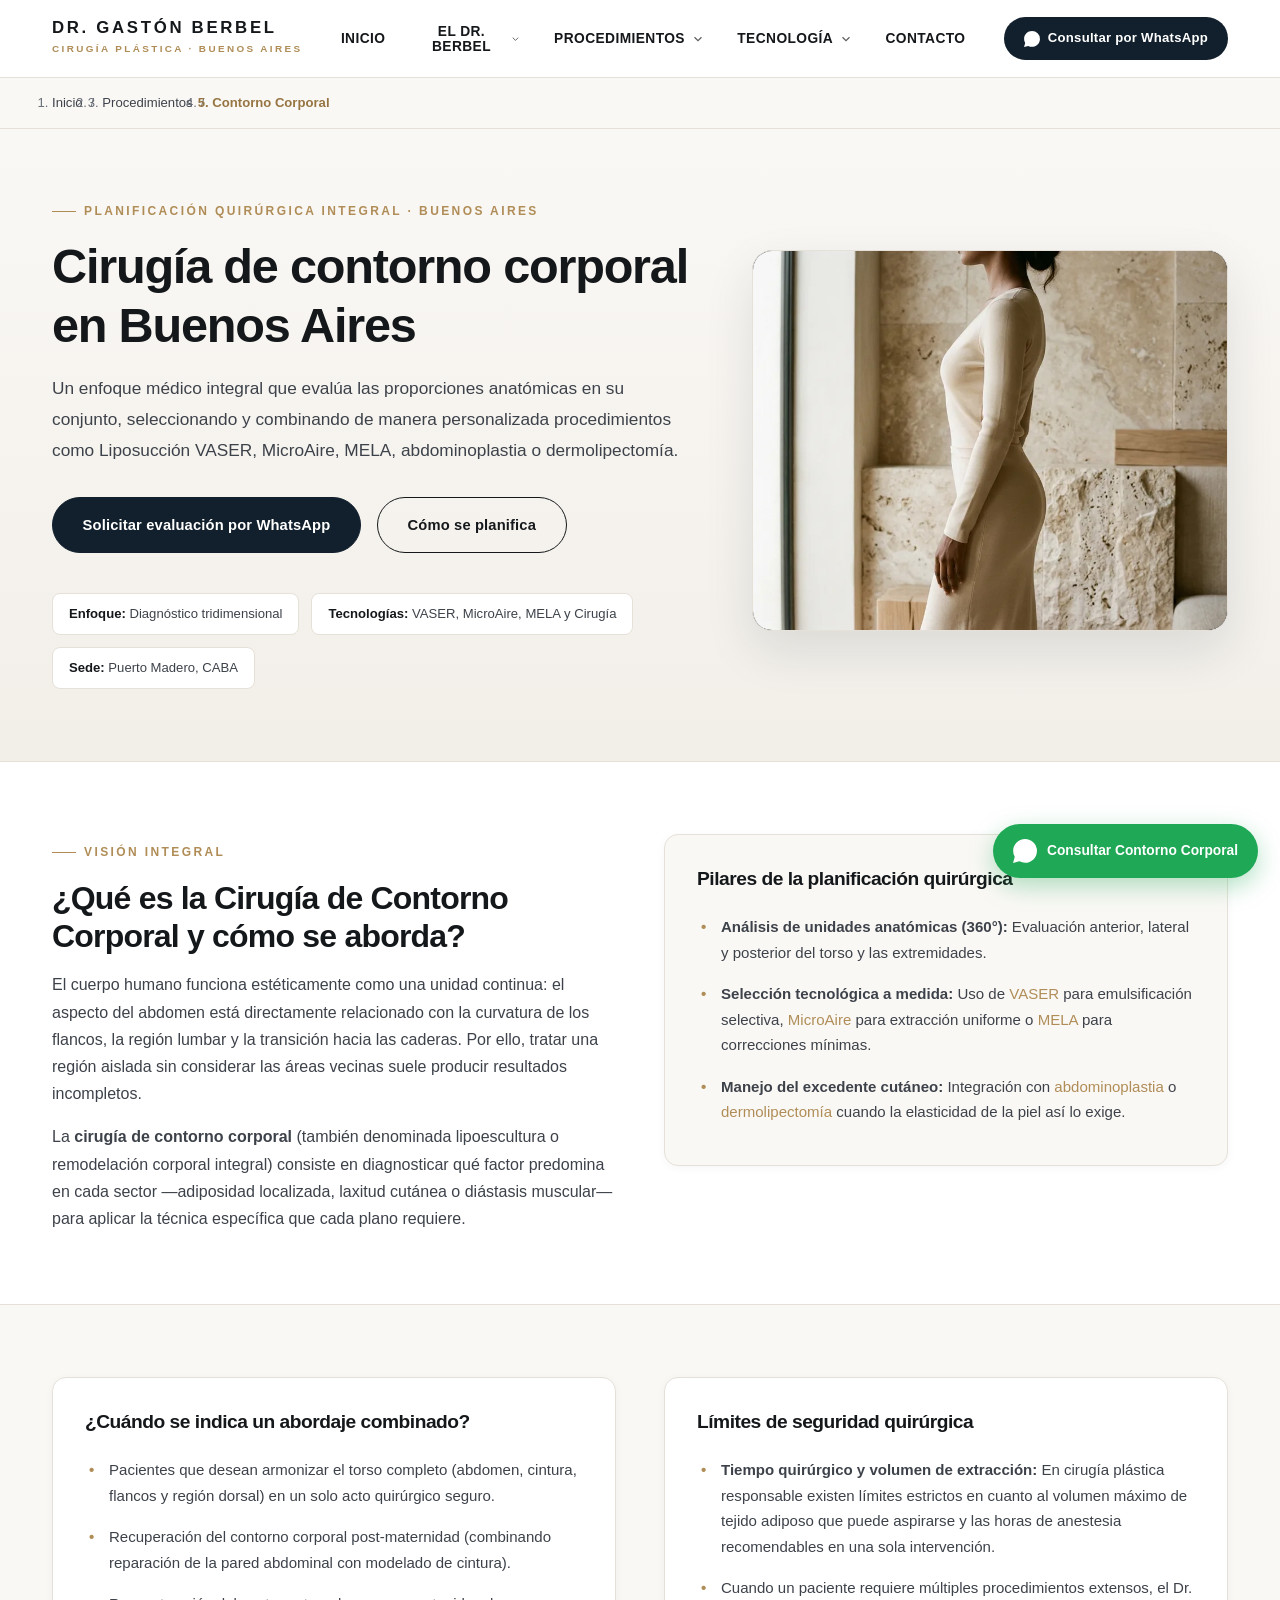
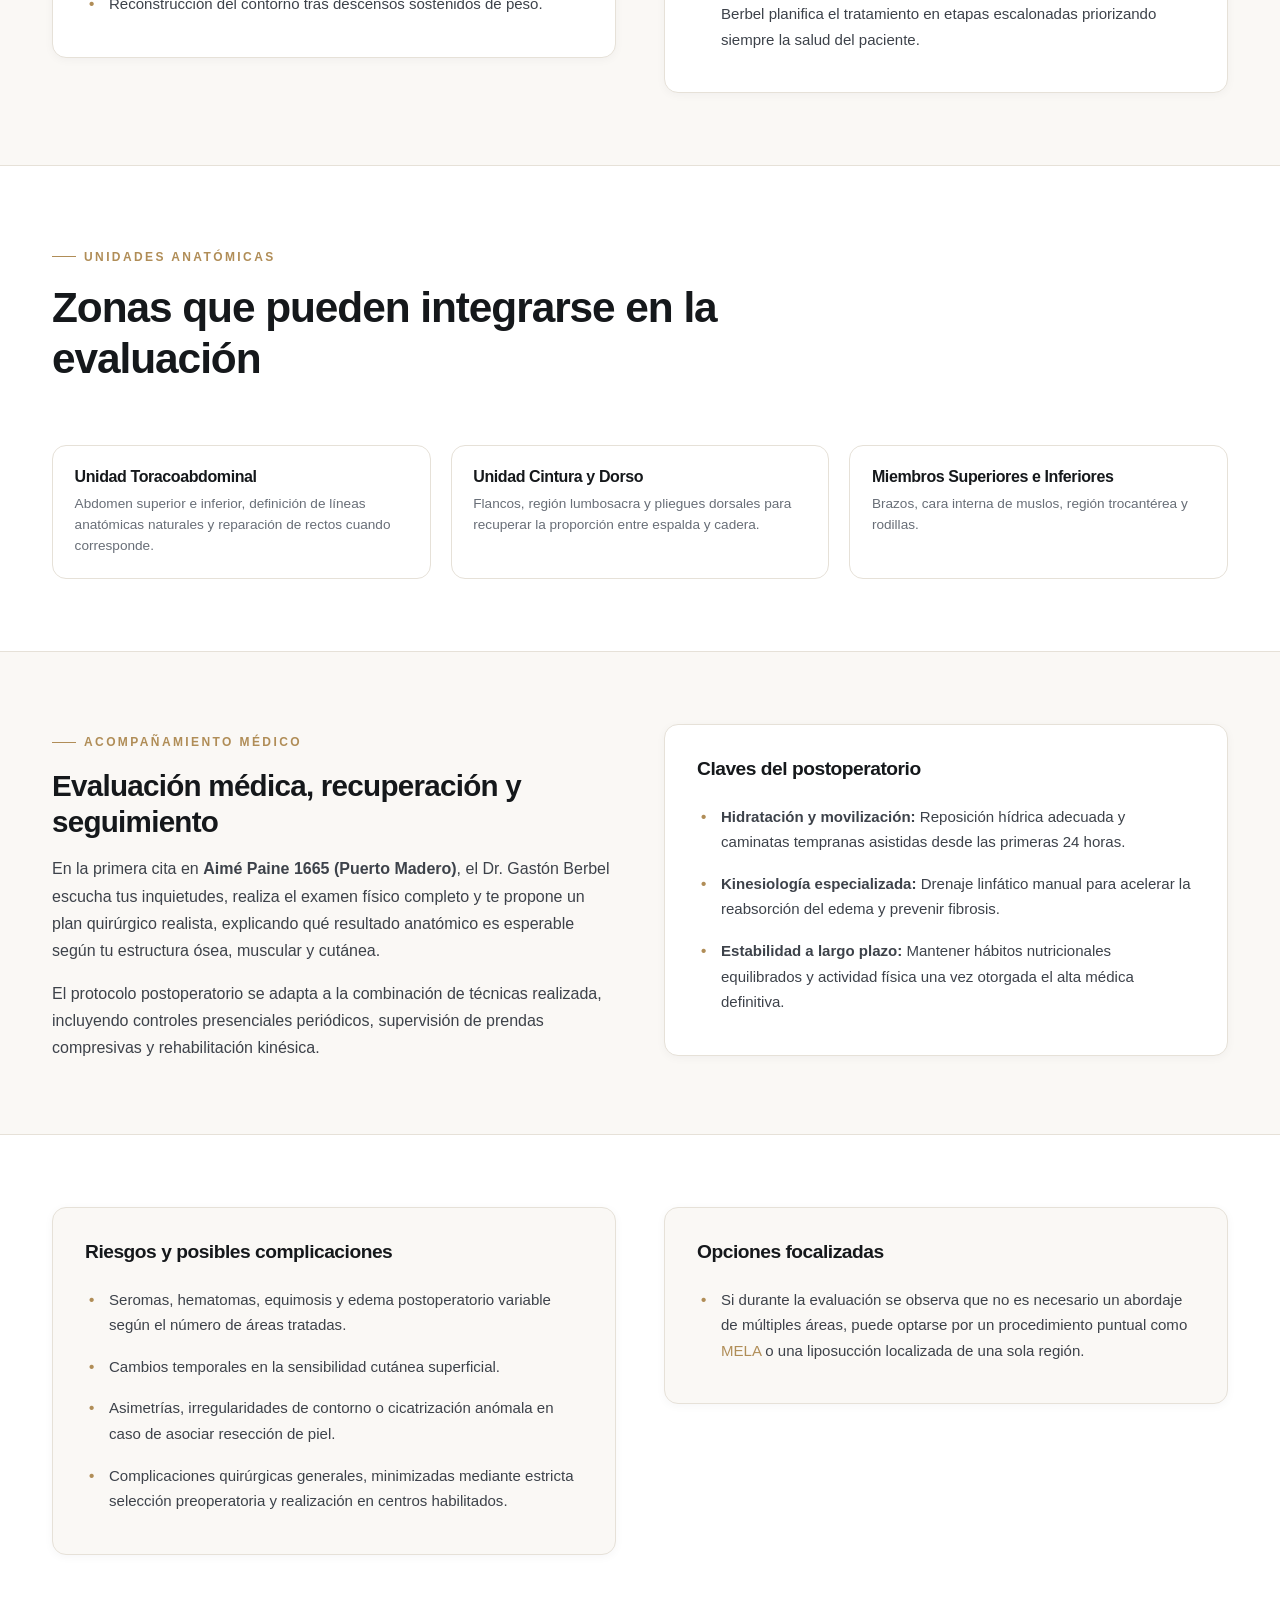
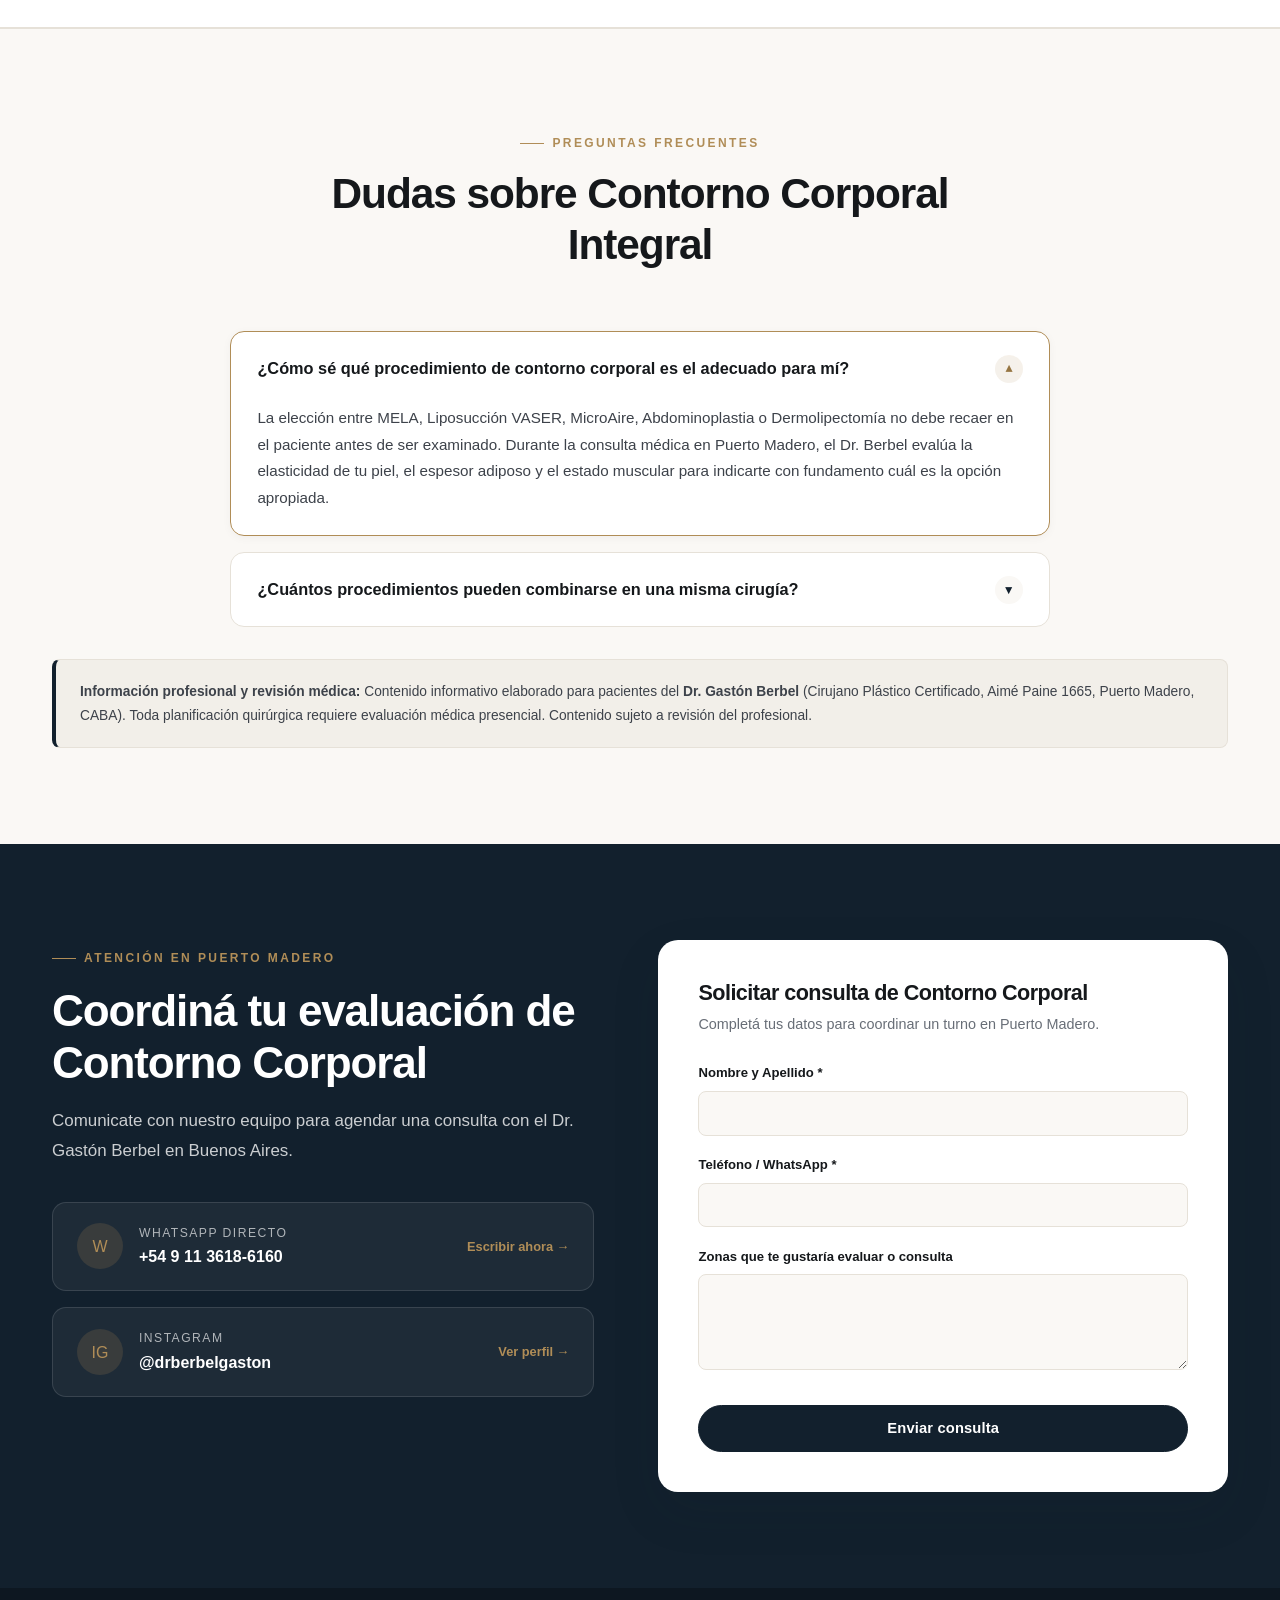
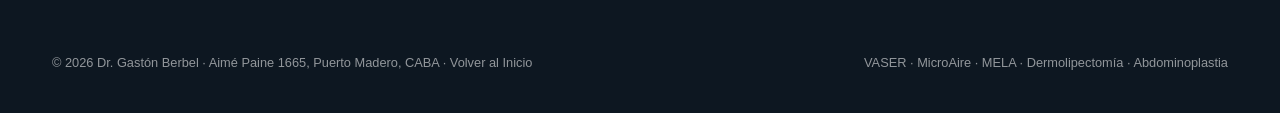
<file: contorno-corporal/index.html>
<!DOCTYPE html>
<html lang="es-AR">
<head>
    <meta charset="UTF-8">
    <meta name="viewport" content="width=device-width, initial-scale=1.0">
    <!-- Google tag (gtag.js) - GA4 -->
    <script async src="https://www.googletagmanager.com/gtag/js?id=G-EL6N4KS1KM"></script>
    <script>
      window.dataLayer = window.dataLayer || [];
      function gtag(){dataLayer.push(arguments);}
      gtag('js', new Date());
      gtag('config', 'G-EL6N4KS1KM');
    </script>
    <meta http-equiv="Content-Security-Policy" content="default-src 'self'; script-src 'self' 'unsafe-inline' https://connect.facebook.net https://www.googletagmanager.com; style-src 'self' 'unsafe-inline' https://fonts.googleapis.com; font-src 'self' https://fonts.gstatic.com; img-src 'self' data: https://agustinlago88.github.io https://gastonberbel.com.ar https://www.facebook.com https://*.google-analytics.com https://*.googletagmanager.com; frame-src https://maps.google.com https://www.google.com; connect-src 'self' https://www.facebook.com https://*.google-analytics.com https://*.analytics.google.com https://*.googletagmanager.com; media-src 'self';">

    <title>Contorno Corporal en Buenos Aires | Dr. Gastón Berbel</title>
    <meta name="description" content="Cirugía de contorno corporal en Buenos Aires con el Dr. Gastón Berbel en Puerto Madero. Planificación personalizada integrando VASER, MicroAire, MELA y cirugía reconstructiva.">
    <meta name="author" content="Dr. Gastón Berbel">
    <meta name="robots" content="index, follow, max-snippet:-1, max-image-preview:large">
    <link rel="canonical" href="https://gastonberbel.com.ar/contorno-corporal/">
    <link rel="sitemap" type="application/xml" href="/sitemap.xml">
    <link rel="alternate" type="text/markdown" href="/llms.txt" title="Contexto Semántico IA — Dr. Gastón Berbel">

    <!-- Open Graph -->
    <meta property="og:type" content="article">
    <meta property="og:url" content="https://gastonberbel.com.ar/contorno-corporal/">
    <meta property="og:site_name" content="Dr. Gastón Berbel — Cirugía Plástica y Contorno Corporal">
    <meta property="og:title" content="Contorno Corporal en Buenos Aires | Dr. Gastón Berbel">
    <meta property="og:description" content="Abordaje integral de cirugía de contorno corporal en Puerto Madero, Buenos Aires. Evaluación diagnóstica y combinación segura de procedimientos.">
    <meta property="og:image" content="https://gastonberbel.com.ar/images/proc-contorno.jpg">
    <meta property="og:image:width" content="900">
    <meta property="og:image:height" content="672">
    <meta property="og:image:alt" content="Contorno Corporal en Buenos Aires — Dr. Gastón Berbel">
    <meta property="og:locale" content="es_AR">

    <!-- Twitter Card -->
    <meta name="twitter:card" content="summary_large_image">
    <meta name="twitter:title" content="Contorno Corporal en Buenos Aires | Dr. Gastón Berbel">
    <meta name="twitter:description" content="Cirugía de contorno corporal en Puerto Madero, Buenos Aires. Evaluación personalizada.">
    <meta name="twitter:image" content="https://gastonberbel.com.ar/images/proc-contorno.jpg">

    <meta name="theme-color" content="#12202d">

    <link rel="preconnect" href="https://fonts.googleapis.com">
    <link rel="preconnect" href="https://fonts.gstatic.com" crossorigin>
    <link href="https://fonts.googleapis.com/css2?family=Sora:wght@500;600;700&family=Manrope:wght@400;500;600;700&display=swap" rel="stylesheet">
    <link rel="icon" type="image/svg+xml" href="data:image/svg+xml,<svg xmlns='http://www.w3.org/2000/svg' viewBox='0 0 100 100'><rect width='100' height='100' rx='20' fill='%2312202d'/><text x='50' y='66' font-family='serif' font-size='48' fill='%23b08d57' text-anchor='middle'>GB</text></svg>">
    <link rel="preload" as="image" href="../images/proc-contorno.webp" type="image/webp" fetchpriority="high">
    <link rel="stylesheet" href="../styles.css">

    <script type="application/ld+json">
    {
        "@context": "https://schema.org",
        "@graph": [
            {
                "@type": "WebPage",
                "@id": "https://gastonberbel.com.ar/contorno-corporal/#webpage",
                "url": "https://gastonberbel.com.ar/contorno-corporal/",
                "name": "Contorno Corporal en Buenos Aires | Dr. Gastón Berbel",
                "description": "Guía médica sobre Cirugía de Contorno Corporal en Buenos Aires: cómo se planifica un abordaje personalizado combinando tecnologías VASER, MicroAire y cirugía abdominal.",
                "isPartOf": { "@id": "https://gastonberbel.com.ar/#website" },
                "breadcrumb": { "@id": "https://gastonberbel.com.ar/contorno-corporal/#breadcrumb" },
                "about": { "@id": "https://gastonberbel.com.ar/contorno-corporal/#service" },
                "inLanguage": "es-AR"
            },
            {
                "@type": "BreadcrumbList",
                "@id": "https://gastonberbel.com.ar/contorno-corporal/#breadcrumb",
                "itemListElement": [
                    { "@type": "ListItem", "position": 1, "name": "Inicio", "item": "https://gastonberbel.com.ar/" },
                    { "@type": "ListItem", "position": 2, "name": "Procedimientos", "item": "https://gastonberbel.com.ar/#procedimientos" },
                    { "@type": "ListItem", "position": 3, "name": "Contorno corporal", "item": "https://gastonberbel.com.ar/contorno-corporal/" }
                ]
            },
            {
                "@type": ["Service", "MedicalProcedure"],
                "@id": "https://gastonberbel.com.ar/contorno-corporal/#service",
                "name": "Cirugía de Contorno Corporal",
                "procedureType": "https://schema.org/SurgicalProcedure",
                "bodyLocation": "Torso, abdomen, cintura, flancos, región dorsal, caderas, muslos, brazos",
                "description": "Planificación quirúrgica personalizada que integra procedimientos de liposucción asistida y/o resección cutánea para armonizar las proporciones corporales.",
                "provider": { "@id": "https://gastonberbel.com.ar/#physician" }
            },
            {
                "@type": "FAQPage",
                "mainEntity": [
                    {
                        "@type": "Question",
                        "name": "¿Qué abarca un plan integral de contorno corporal?",
                        "acceptedAnswer": {
                            "@type": "Answer",
                            "text": "Un plan de contorno corporal evalúa las regiones anatómicas como una unidad interconectada (por ejemplo, abdomen, cintura y espalda baja) en lugar de zonas aisladas. Según el diagnóstico, puede combinar liposucción asistida por VASER y MicroAire, lipotransferencia selectiva o abdominoplastia dentro de márgenes estrictos de seguridad quirúrgica."
                        }
                    },
                    {
                        "@type": "Question",
                        "name": "¿Cuántos procedimientos pueden combinarse en una misma cirugía?",
                        "acceptedAnswer": {
                            "@type": "Answer",
                            "text": "La posibilidad de combinar procedimientos depende del estado clínico del paciente, el volumen total a aspirar y la duración estimada en quirófano. El Dr. Berbel prioriza siempre la seguridad perioperatoria; si el plan requiere tratar múltiples sectores extensos, puede recomendarse dividir el tratamiento en etapas."
                        }
                    }
                ]
            }
        ]
    }
    </script>
    <!-- Meta Pixel Code -->
    <script>
    !function(f,b,e,v,n,t,s)
    {if(f.fbq)return;n=f.fbq=function(){n.callMethod?
    n.callMethod.apply(n,arguments):n.queue.push(arguments)};
    if(!f._fbq)f._fbq=n;n.push=n;n.loaded=!0;n.version='2.0';
    n.queue=[];t=b.createElement(e);t.async=!0;
    t.src=v;s=b.getElementsByTagName(e)[0];
    s.parentNode.insertBefore(t,s)}(window, document,'script',
    'https://connect.facebook.net/en_US/fbevents.js');
    fbq('init', '1423106199481820');
    fbq('track', 'PageView');
    </script>
    <noscript><img height="1" width="1" style="display:none"
    src="https://www.facebook.com/tr?id=1423106199481820&ev=PageView&noscript=1"
    /></noscript>
    <!-- End Meta Pixel Code -->
</head>
<body>
    <a href="#contenido-principal" class="skip-link">Saltar al contenido principal</a>

    <!-- HEADER -->
    <header class="site-header">
        <nav class="nav-container" aria-label="Navegación principal">
            <a href="../" class="brand-logo" aria-label="Dr. Gastón Berbel — Inicio">
                <span class="brand-name">Dr. Gastón Berbel</span>
                <span class="brand-subtitle">Cirugía Plástica · Buenos Aires</span>
            </a>

            <ul class="nav-menu" id="nav-menu">
                <li class="nav-item"><a href="../" class="nav-link">Inicio</a></li>

                <li class="nav-item has-dropdown">
                    <button type="button" class="nav-link" aria-expanded="false" aria-haspopup="true">
                        El Dr. Berbel
                        <svg class="nav-chevron" viewBox="0 0 24 24" fill="none" stroke="currentColor" stroke-width="2" aria-hidden="true"><polyline points="6 9 12 15 18 9"/></svg>
                    </button>
                    <div class="dropdown-panel" role="region" aria-label="Submenú El Dr. Berbel">
                        <ul class="dropdown-list">
                            <li><a href="../#trayectoria"><span class="dropdown-item-title">Trayectoria</span><span class="dropdown-item-desc">Más de 15 años de experiencia quirúrgica</span></a></li>
                            <li><a href="../#formacion"><span class="dropdown-item-title">Formación profesional</span><span class="dropdown-item-desc">Credenciales y especialización</span></a></li>
                            <li><a href="../#filosofia"><span class="dropdown-item-title">Filosofía de trabajo</span><span class="dropdown-item-desc">Criterio médico y naturalidad</span></a></li>
                            <li><a href="../#equipo-medico"><span class="dropdown-item-title">Equipo médico</span><span class="dropdown-item-desc">Atención interdisciplinaria</span></a></li>
                        </ul>
                    </div>
                </li>

                <li class="nav-item has-mega">
                    <button type="button" class="nav-link" aria-expanded="false" aria-haspopup="true">
                        Procedimientos
                        <svg class="nav-chevron" viewBox="0 0 24 24" fill="none" stroke="currentColor" stroke-width="2" aria-hidden="true"><polyline points="6 9 12 15 18 9"/></svg>
                    </button>
                    <div class="mega-menu" role="region" aria-label="Menú visual de procedimientos">
                        <div class="mega-menu-inner">
                            <div class="mega-menu-header">
                                <span class="mega-menu-title">Especialidades en Cirugía Plástica y Contorno Corporal</span>
                                <a href="../#procedimientos" class="mega-menu-all">Ver todos los procedimientos →</a>
                            </div>
                            <div class="mega-grid">
                                <a href="../liposuccion-vaser-buenos-aires/" class="mega-card">
                                    <div class="mega-card-media"><span class="mega-card-badge">Ultrasonido</span><picture><source srcset="../images/proc-vaser.webp" type="image/webp"><img src="../images/proc-vaser.jpg" alt="Liposucción VASER" width="450" height="336" loading="lazy"></picture></div>
                                    <div class="mega-card-body"><div class="mega-card-title">Liposucción VASER</div><p class="mega-card-desc">Emulsificación selectiva por ultrasonido.</p><span class="mega-card-cta">Ver procedimiento →</span></div>
                                </a>
                                <a href="../liposuccion-microaire-buenos-aires/" class="mega-card">
                                    <div class="mega-card-media"><span class="mega-card-badge">Sistema PAL</span><picture><source srcset="../images/proc-microaire.webp" type="image/webp"><img src="../images/proc-microaire.jpg" alt="Liposucción MicroAire" width="450" height="336" loading="lazy"></picture></div>
                                    <div class="mega-card-body"><div class="mega-card-title">Liposucción MicroAire</div><p class="mega-card-desc">Asistencia vibratoria de precisión.</p><span class="mega-card-cta">Ver procedimiento →</span></div>
                                </a>
                                <a href="../mela-buenos-aires/" class="mega-card">
                                    <div class="mega-card-media"><span class="mega-card-badge">Ambulatorio</span><picture><source srcset="../images/proc-mela.webp" type="image/webp"><img src="../images/proc-mela.jpg" alt="MELA" width="450" height="336" loading="lazy"></picture></div>
                                    <div class="mega-card-body"><div class="mega-card-title">MELA</div><p class="mega-card-desc">Mini Extracción Lipídica Ambulatoria.</p><span class="mega-card-cta">Ver procedimiento →</span></div>
                                </a>
                                <a href="../dermolipectomia-buenos-aires/" class="mega-card">
                                    <div class="mega-card-media"><span class="mega-card-badge">Reconstructiva</span><picture><source srcset="../images/proc-dermolipectomia.webp" type="image/webp"><img src="../images/proc-dermolipectomia.jpg" alt="Dermolipectomía" width="450" height="336" loading="lazy"></picture></div>
                                    <div class="mega-card-body"><div class="mega-card-title">Dermolipectomía</div><p class="mega-card-desc">Resección de excedente cutáneo y adiposo.</p><span class="mega-card-cta">Ver procedimiento →</span></div>
                                </a>
                                <a href="../abdominoplastia-buenos-aires/" class="mega-card">
                                    <div class="mega-card-media"><span class="mega-card-badge">Pared Abdominal</span><picture><source srcset="../images/proc-abdominoplastia.webp" type="image/webp"><img src="../images/proc-abdominoplastia.jpg" alt="Abdominoplastia" width="450" height="336" loading="lazy"></picture></div>
                                    <div class="mega-card-body"><div class="mega-card-title">Abdominoplastia</div><p class="mega-card-desc">Reconstrucción de la pared abdominal.</p><span class="mega-card-cta">Ver procedimiento →</span></div>
                                </a>
                                <a href="../contorno-corporal/" class="mega-card" aria-current="page">
                                    <div class="mega-card-media"><span class="mega-card-badge">Integral</span><picture><source srcset="../images/proc-contorno.webp" type="image/webp"><img src="../images/proc-contorno.jpg" alt="Contorno corporal" width="450" height="336" loading="lazy"></picture></div>
                                    <div class="mega-card-body"><div class="mega-card-title">Contorno corporal</div><p class="mega-card-desc">Planificación combinada de procedimientos.</p><span class="mega-card-cta">Ver procedimiento →</span></div>
                                </a>
                            </div>
                        </div>
                    </div>
                </li>

                <li class="nav-item has-dropdown">
                    <button type="button" class="nav-link" aria-expanded="false" aria-haspopup="true">
                        Tecnología
                        <svg class="nav-chevron" viewBox="0 0 24 24" fill="none" stroke="currentColor" stroke-width="2" aria-hidden="true"><polyline points="6 9 12 15 18 9"/></svg>
                    </button>
                    <div class="dropdown-panel" role="region" aria-label="Submenú Tecnología">
                        <ul class="dropdown-list">
                            <li><a href="../liposuccion-vaser-buenos-aires/#tecnologia"><span class="dropdown-item-title">Tecnología VASER</span><span class="dropdown-item-desc">Ultrasonido selectivo</span></a></li>
                            <li><a href="../liposuccion-microaire-buenos-aires/#tecnologia"><span class="dropdown-item-title">Tecnología MicroAire</span><span class="dropdown-item-desc">Sistema asistido por potencia</span></a></li>
                            <li><a href="../mela-buenos-aires/#tecnologia"><span class="dropdown-item-title">Tecnología en MELA</span><span class="dropdown-item-desc">Extracción ambulatoria</span></a></li>
                        </ul>
                    </div>
                </li>

                <li class="nav-item"><a href="#consulta" class="nav-link">Contacto</a></li>
            </ul>

            <div class="nav-cta-wrapper">
                <a href="https://wa.me/5491136186160?text=Hola%20Dr.%20Berbel%2C%20quisiera%20solicitar%20una%20evaluaci%C3%B3n%20m%C3%A9dica%20de%20Contorno%20Corporal%20en%20Puerto%20Madero.&utm_source=website&utm_medium=organic&utm_campaign=landing-contorno&utm_content=header-whatsapp"
                   target="_blank" rel="noopener" class="header-wa-btn">
                    <svg width="16" height="16" viewBox="0 0 24 24" fill="currentColor" aria-hidden="true"><path d="M.057 24l1.687-6.163a11.867 11.867 0 0 1-1.587-5.946C.16 5.335 5.495 0 12.05 0a11.817 11.817 0 0 1 8.413 3.488 11.824 11.824 0 0 1 3.48 8.414c-.003 6.557-5.338 11.892-11.893 11.892a11.9 11.9 0 0 1-5.688-1.448L.057 24z"/></svg>
                    <span class="wa-text-desktop">Consultar por WhatsApp</span>
                </a>
                <button type="button" class="menu-toggle" aria-label="Abrir menú de navegación" aria-expanded="false" aria-controls="nav-menu">
                    <span></span><span></span><span></span>
                </button>
            </div>
        </nav>
    </header>

    <nav class="breadcrumb-bar" aria-label="Breadcrumb">
        <div class="container">
            <ol class="breadcrumb-list">
                <li><a href="../">Inicio</a></li>
                <li aria-hidden="true">/</li>
                <li><a href="../#procedimientos">Procedimientos</a></li>
                <li aria-hidden="true">/</li>
                <li class="breadcrumb-current" aria-current="page">Contorno Corporal</li>
            </ol>
        </div>
    </nav>

    <main id="contenido-principal">
        <!-- 1. HERO ESPECÍFICO -->
        <section class="landing-hero">
            <div class="container">
                <div class="landing-hero-grid">
                    <div>
                        <span class="eyebrow">Planificación Quirúrgica Integral · Buenos Aires</span>
                        <h1>Cirugía de contorno corporal en Buenos Aires</h1>
                        <p class="landing-hero-lead">
                            Un enfoque médico integral que evalúa las proporciones anatómicas en su conjunto, seleccionando y combinando de manera personalizada procedimientos como Liposucción VASER, MicroAire, MELA, abdominoplastia o dermolipectomía.
                        </p>
                        <div class="hero-actions">
                            <a href="https://wa.me/5491136186160?text=Hola%20Dr.%20Berbel%2C%20quisiera%20solicitar%20una%20evaluaci%C3%B3n%20integral%20de%20Contorno%20Corporal%20en%20Puerto%20Madero.&utm_source=website&utm_medium=organic&utm_campaign=landing-contorno&utm_content=hero-whatsapp"
                               target="_blank" rel="noopener" class="btn btn-primary">Solicitar evaluación por WhatsApp</a>
                            <a href="#que-es" class="btn btn-secondary">Cómo se planifica</a>
                        </div>
                        <div class="landing-meta-pills">
                            <div class="meta-pill"><strong>Enfoque:</strong> Diagnóstico tridimensional</div>
                            <div class="meta-pill"><strong>Tecnologías:</strong> VASER, MicroAire, MELA y Cirugía</div>
                            <div class="meta-pill"><strong>Sede:</strong> Puerto Madero, CABA</div>
                        </div>
                    </div>
                    <div>
                        <div class="hero-portrait-frame" style="aspect-ratio: 4/3.2;">
                            <picture>
                                <source srcset="../images/proc-contorno.webp" type="image/webp">
                                <img src="../images/proc-contorno.jpg" alt="Cirugía de contorno corporal en Buenos Aires — Dr. Gastón Berbel" width="900" height="672" fetchpriority="high">
                            </picture>
                        </div>
                    </div>
                </div>
            </div>
        </section>

        <!-- 2. INTRODUCCIÓN & 3. QUÉ ES Y CÓMO SE REALIZA -->
        <section class="landing-section" id="que-es">
            <div class="container">
                <div class="two-col-medical">
                    <div>
                        <span class="eyebrow">Visión Integral</span>
                        <h2 style="font-size: 2rem; margin-bottom: 1rem;">¿Qué es la Cirugía de Contorno Corporal y cómo se aborda?</h2>
                        <p style="margin-bottom: 1rem;">
                            El cuerpo humano funciona estéticamente como una unidad continua: el aspecto del abdomen está directamente relacionado con la curvatura de los flancos, la región lumbar y la transición hacia las caderas. Por ello, tratar una región aislada sin considerar las áreas vecinas suele producir resultados incompletos.
                        </p>
                        <p>
                            La <strong>cirugía de contorno corporal</strong> (también denominada lipoescultura o remodelación corporal integral) consiste en diagnosticar qué factor predomina en cada sector —adiposidad localizada, laxitud cutánea o diástasis muscular— para aplicar la técnica específica que cada plano requiere.
                        </p>
                    </div>

                    <div class="medical-card">
                        <h3>Pilares de la planificación quirúrgica</h3>
                        <ul class="medical-list">
                            <li><strong>Análisis de unidades anatómicas (360°):</strong> Evaluación anterior, lateral y posterior del torso y las extremidades.</li>
                            <li><strong>Selección tecnológica a medida:</strong> Uso de <a href="../liposuccion-vaser-buenos-aires/" style="color: var(--accent);">VASER</a> para emulsificación selectiva, <a href="../liposuccion-microaire-buenos-aires/" style="color: var(--accent);">MicroAire</a> para extracción uniforme o <a href="../mela-buenos-aires/" style="color: var(--accent);">MELA</a> para correcciones mínimas.</li>
                            <li><strong>Manejo del excedente cutáneo:</strong> Integración con <a href="../abdominoplastia-buenos-aires/" style="color: var(--accent);">abdominoplastia</a> o <a href="../dermolipectomia-buenos-aires/" style="color: var(--accent);">dermolipectomía</a> cuando la elasticidad de la piel así lo exige.</li>
                        </ul>
                    </div>
                </div>
            </div>
        </section>

        <!-- 4. TECNOLOGÍAS & 5. INDICACIONES Y LIMITACIONES -->
        <section class="landing-section alt" id="indicaciones">
            <div class="container">
                <div class="two-col-medical">
                    <div class="medical-card">
                        <h3>¿Cuándo se indica un abordaje combinado?</h3>
                        <ul class="medical-list">
                            <li>Pacientes que desean armonizar el torso completo (abdomen, cintura, flancos y región dorsal) en un solo acto quirúrgico seguro.</li>
                            <li>Recuperación del contorno corporal post-maternidad (combinando reparación de la pared abdominal con modelado de cintura).</li>
                            <li>Reconstrucción del contorno tras descensos sostenidos de peso.</li>
                        </ul>
                    </div>

                    <div class="medical-card">
                        <h3>Límites de seguridad quirúrgica</h3>
                        <ul class="medical-list">
                            <li><strong>Tiempo quirúrgico y volumen de extracción:</strong> En cirugía plástica responsable existen límites estrictos en cuanto al volumen máximo de tejido adiposo que puede aspirarse y las horas de anestesia recomendables en una sola intervención.</li>
                            <li>Cuando un paciente requiere múltiples procedimientos extensos, el Dr. Berbel planifica el tratamiento en etapas escalonadas priorizando siempre la salud del paciente.</li>
                        </ul>
                    </div>
                </div>
            </div>
        </section>

        <!-- 6. ZONAS QUE PUEDEN EVALUARSE -->
        <section class="landing-section" id="zonas">
            <div class="container">
                <div class="section-header left">
                    <span class="eyebrow">Unidades Anatómicas</span>
                    <h2>Zonas que pueden integrarse en la evaluación</h2>
                </div>
                <div class="zones-grid">
                    <div class="zone-item">
                        <h3>Unidad Toracoabdominal</h3>
                        <p>Abdomen superior e inferior, definición de líneas anatómicas naturales y reparación de rectos cuando corresponde.</p>
                    </div>
                    <div class="zone-item">
                        <h3>Unidad Cintura y Dorso</h3>
                        <p>Flancos, región lumbosacra y pliegues dorsales para recuperar la proporción entre espalda y cadera.</p>
                    </div>
                    <div class="zone-item">
                        <h3>Miembros Superiores e Inferiores</h3>
                        <p>Brazos, cara interna de muslos, región trocantérea y rodillas.</p>
                    </div>
                </div>
            </div>
        </section>

        <!-- 7. EVALUACIÓN MÉDICA & 8. RECUPERACIÓN Y CONTROLES -->
        <section class="landing-section alt" id="recuperacion">
            <div class="container">
                <div class="two-col-medical">
                    <div>
                        <span class="eyebrow">Acompañamiento Médico</span>
                        <h2 style="font-size: 1.85rem; margin-bottom: 1rem;">Evaluación médica, recuperación y seguimiento</h2>
                        <p style="margin-bottom: 1rem;">
                            En la primera cita en <strong>Aimé Paine 1665 (Puerto Madero)</strong>, el Dr. Gastón Berbel escucha tus inquietudes, realiza el examen físico completo y te propone un plan quirúrgico realista, explicando qué resultado anatómico es esperable según tu estructura ósea, muscular y cutánea.
                        </p>
                        <p>
                            El protocolo postoperatorio se adapta a la combinación de técnicas realizada, incluyendo controles presenciales periódicos, supervisión de prendas compresivas y rehabilitación kinésica.
                        </p>
                    </div>

                    <div class="medical-card">
                        <h3>Claves del postoperatorio</h3>
                        <ul class="medical-list">
                            <li><strong>Hidratación y movilización:</strong> Reposición hídrica adecuada y caminatas tempranas asistidas desde las primeras 24 horas.</li>
                            <li><strong>Kinesiología especializada:</strong> Drenaje linfático manual para acelerar la reabsorción del edema y prevenir fibrosis.</li>
                            <li><strong>Estabilidad a largo plazo:</strong> Mantener hábitos nutricionales equilibrados y actividad física una vez otorgada el alta médica definitiva.</li>
                        </ul>
                    </div>
                </div>
            </div>
        </section>

        <!-- 9. RIESGOS Y ALTERNATIVAS -->
        <section class="landing-section" id="riesgos">
            <div class="container">
                <div class="two-col-medical">
                    <div class="medical-card">
                        <h3>Riesgos y posibles complicaciones</h3>
                        <ul class="medical-list">
                            <li>Seromas, hematomas, equimosis y edema postoperatorio variable según el número de áreas tratadas.</li>
                            <li>Cambios temporales en la sensibilidad cutánea superficial.</li>
                            <li>Asimetrías, irregularidades de contorno o cicatrización anómala en caso de asociar resección de piel.</li>
                            <li>Complicaciones quirúrgicas generales, minimizadas mediante estricta selección preoperatoria y realización en centros habilitados.</li>
                        </ul>
                    </div>
                    <div class="medical-card">
                        <h3>Opciones focalizadas</h3>
                        <ul class="medical-list">
                            <li>Si durante la evaluación se observa que no es necesario un abordaje de múltiples áreas, puede optarse por un procedimiento puntual como <a href="../mela-buenos-aires/" style="color: var(--accent);">MELA</a> o una liposucción localizada de una sola región.</li>
                        </ul>
                    </div>
                </div>
            </div>
        </section>

        <!-- 10. PREGUNTAS FRECUENTES -->
        <section class="section-faq" id="faq">
            <div class="container">
                <div class="section-header">
                    <span class="eyebrow">Preguntas Frecuentes</span>
                    <h2>Dudas sobre Contorno Corporal Integral</h2>
                </div>
                <div class="faq-container">
                    <div class="faq-item active">
                        <button type="button" class="faq-question" aria-expanded="true">
                            <span>¿Cómo sé qué procedimiento de contorno corporal es el adecuado para mí?</span>
                            <span class="faq-toggle" aria-hidden="true">▼</span>
                        </button>
                        <div class="faq-answer" role="region">
                            <p>La elección entre MELA, Liposucción VASER, MicroAire, Abdominoplastia o Dermolipectomía no debe recaer en el paciente antes de ser examinado. Durante la consulta médica en Puerto Madero, el Dr. Berbel evalúa la elasticidad de tu piel, el espesor adiposo y el estado muscular para indicarte con fundamento cuál es la opción apropiada.</p>
                        </div>
                    </div>

                    <div class="faq-item">
                        <button type="button" class="faq-question" aria-expanded="false">
                            <span>¿Cuántos procedimientos pueden combinarse en una misma cirugía?</span>
                            <span class="faq-toggle" aria-hidden="true">▼</span>
                        </button>
                        <div class="faq-answer" role="region">
                            <p>La posibilidad de combinar procedimientos depende del estado clínico del paciente, el volumen total a aspirar y la duración estimada en quirófano. El Dr. Berbel prioriza siempre la seguridad perioperatoria; si el plan requiere tratar múltiples sectores extensos, puede recomendarse dividir el tratamiento en etapas.</p>
                        </div>
                    </div>
                </div>

                <!-- 11. INFORMACIÓN DEL PROFESIONAL -->
                <div class="medical-review-banner">
                    <strong>Información profesional y revisión médica:</strong> Contenido informativo elaborado para pacientes del <strong>Dr. Gastón Berbel</strong> (Cirujano Plástico Certificado, Aimé Paine 1665, Puerto Madero, CABA). Toda planificación quirúrgica requiere evaluación médica presencial. Contenido sujeto a revisión del profesional.
                </div>
            </div>
        </section>

        <!-- 12. CTA A CONSULTA -->
        <section class="section-contact" id="consulta">
            <div class="container">
                <div class="contact-grid">
                    <div class="contact-info-col">
                        <span class="eyebrow">Atención en Puerto Madero</span>
                        <h2>Coordiná tu evaluación de Contorno Corporal</h2>
                        <p class="section-subtitle">Comunicate con nuestro equipo para agendar una consulta con el Dr. Gastón Berbel en Buenos Aires.</p>
                        <div class="contact-cards-list">
                            <a href="https://wa.me/5491136186160?text=Hola%20Dr.%20Berbel%2C%20quisiera%20coordinar%20una%20consulta%20de%20Contorno%20Corporal%20en%20Puerto%20Madero.&utm_source=website&utm_medium=organic&utm_campaign=landing-contorno&utm_content=bottom-whatsapp"
                               target="_blank" rel="noopener" class="contact-channel-card">
                                <div class="contact-channel-left">
                                    <div class="contact-channel-icon" aria-hidden="true">W</div>
                                    <div>
                                        <div class="contact-channel-label">WhatsApp Directo</div>
                                        <div class="contact-channel-value">+54 9 11 3618-6160</div>
                                    </div>
                                </div>
                                <span class="contact-channel-action">Escribir ahora →</span>
                            </a>
                            <a href="https://www.instagram.com/drberbelgaston/" target="_blank" rel="noopener" class="contact-channel-card">
                                <div class="contact-channel-left">
                                    <div class="contact-channel-icon" aria-hidden="true">IG</div>
                                    <div>
                                        <div class="contact-channel-label">Instagram</div>
                                        <div class="contact-channel-value">@drberbelgaston</div>
                                    </div>
                                </div>
                                <span class="contact-channel-action">Ver perfil →</span>
                            </a>
                        </div>
                    </div>

                    <div class="contact-form-card">
                        <h3>Solicitar consulta de Contorno Corporal</h3>
                        <p>Completá tus datos para coordinar un turno en Puerto Madero.</p>
                        <form class="medical-consult-form">
                            <div class="form-group">
                                <label for="nombre-cc">Nombre y Apellido *</label>
                                <input type="text" id="nombre-cc" name="nombre" class="form-control" required>
                            </div>
                            <div class="form-group">
                                <label for="telefono-cc">Teléfono / WhatsApp *</label>
                                <input type="tel" id="telefono-cc" name="telefono" class="form-control" required>
                            </div>
                            <input type="hidden" name="procedimiento" value="Contorno corporal">
                            <div class="form-group">
                                <label for="mensaje-cc">Zonas que te gustaría evaluar o consulta</label>
                                <textarea id="mensaje-cc" name="mensaje" class="form-control"></textarea>
                            </div>
                            <button type="submit" class="btn btn-primary form-submit-btn">Enviar consulta</button>
                            <div class="form-feedback" role="status" aria-live="polite"></div>
                        </form>
                    </div>
                </div>
            </div>
        </section>
    </main>

    <footer class="site-footer">
        <div class="container">
            <div class="footer-bottom" style="padding-top: 0;">
                <p>&copy; 2026 Dr. Gastón Berbel · Aimé Paine 1665, Puerto Madero, CABA · <a href="../">Volver al Inicio</a></p>
                <p><a href="../liposuccion-vaser-buenos-aires/">VASER</a> · <a href="../liposuccion-microaire-buenos-aires/">MicroAire</a> · <a href="../mela-buenos-aires/">MELA</a> · <a href="../dermolipectomia-buenos-aires/">Dermolipectomía</a> · <a href="../abdominoplastia-buenos-aires/">Abdominoplastia</a></p>
            </div>
        </div>
    </footer>

    <a href="https://wa.me/5491136186160?text=Hola%20Dr.%20Berbel%2C%20quisiera%20consultar%20sobre%20Contorno%20Corporal.&utm_source=website&utm_medium=organic&utm_campaign=landing-contorno&utm_content=floating-btn"
       target="_blank" rel="noopener" class="whatsapp-float" aria-label="Consultar sobre Contorno Corporal por WhatsApp">
        <svg width="24" height="24" viewBox="0 0 24 24" fill="currentColor" aria-hidden="true"><path d="M.057 24l1.687-6.163a11.867 11.867 0 0 1-1.587-5.946C.16 5.335 5.495 0 12.05 0a11.817 11.817 0 0 1 8.413 3.488 11.824 11.824 0 0 1 3.48 8.414c-.003 6.557-5.338 11.892-11.893 11.892a11.9 11.9 0 0 1-5.688-1.448L.057 24z"/></svg>
        <span class="wa-float-label">Consultar Contorno Corporal</span>
    </a>

    <script src="../main.js" defer></script>
</body>
</html>
</file>
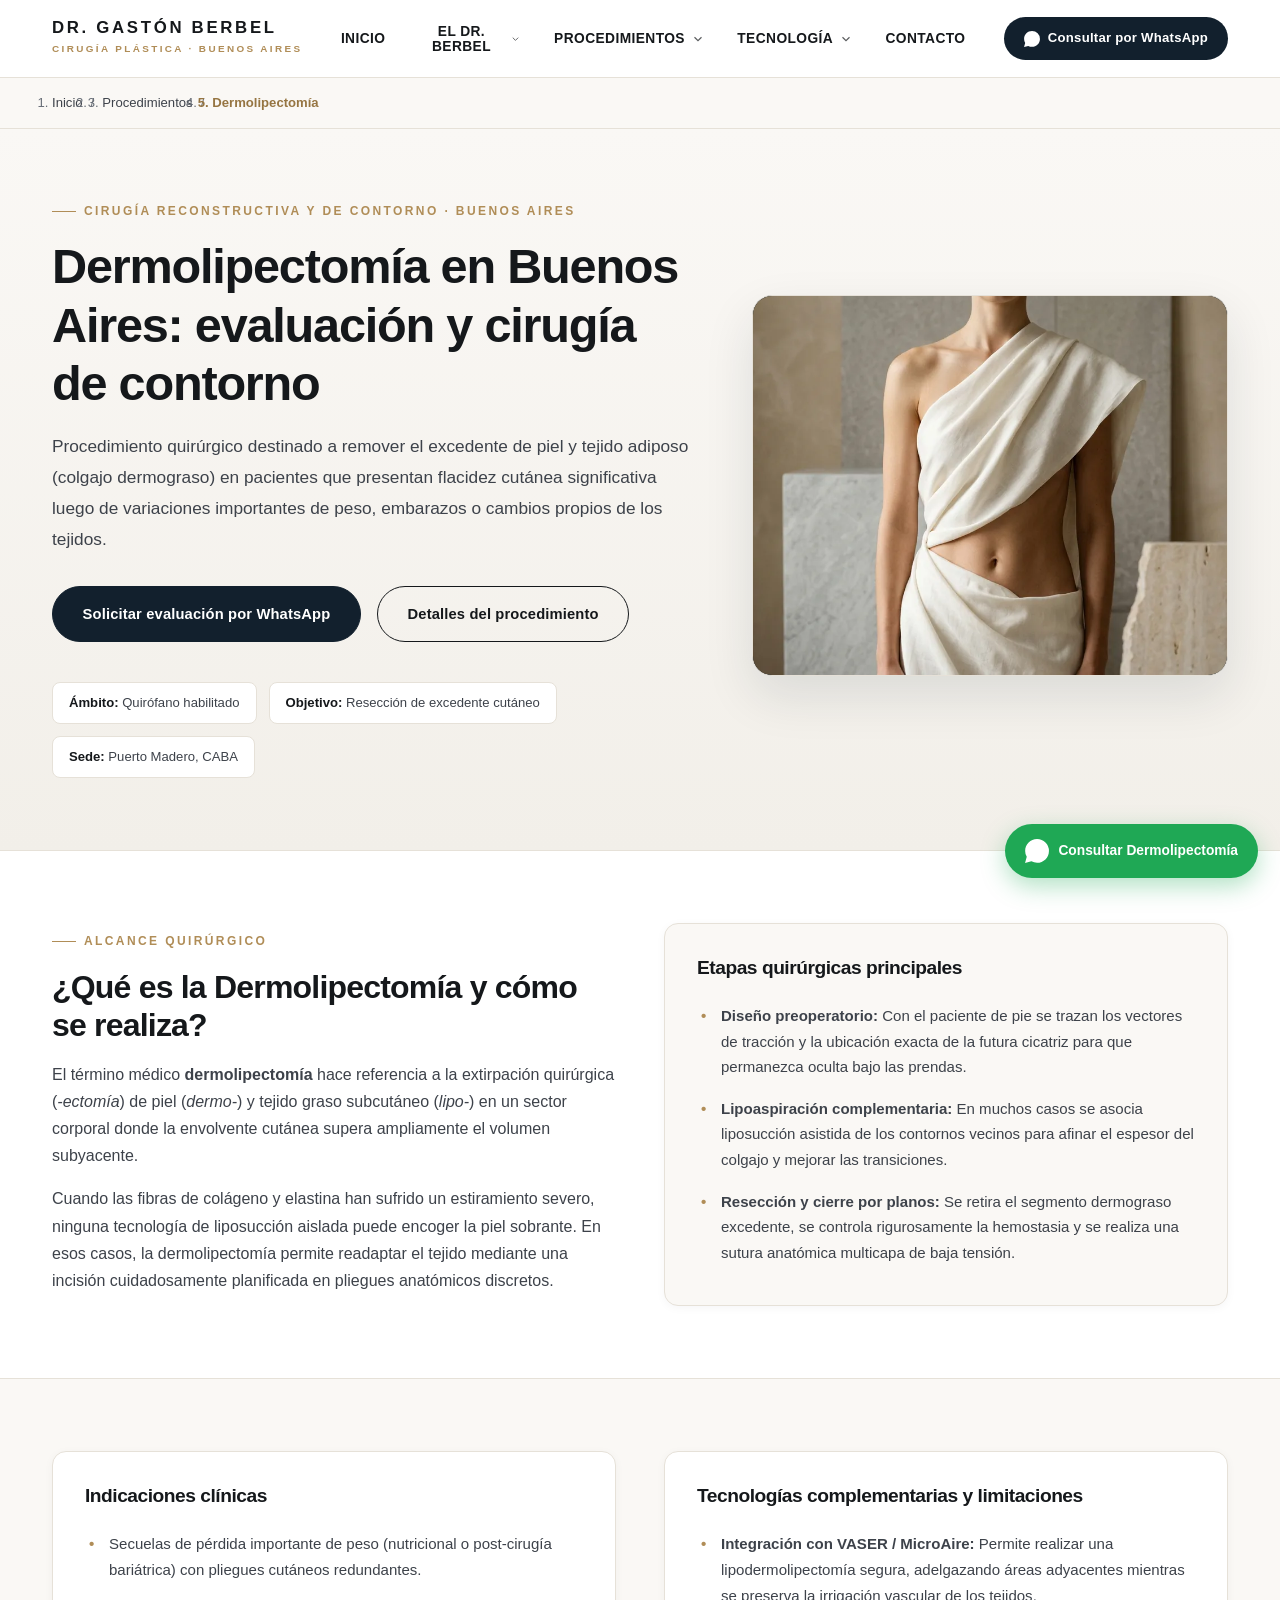
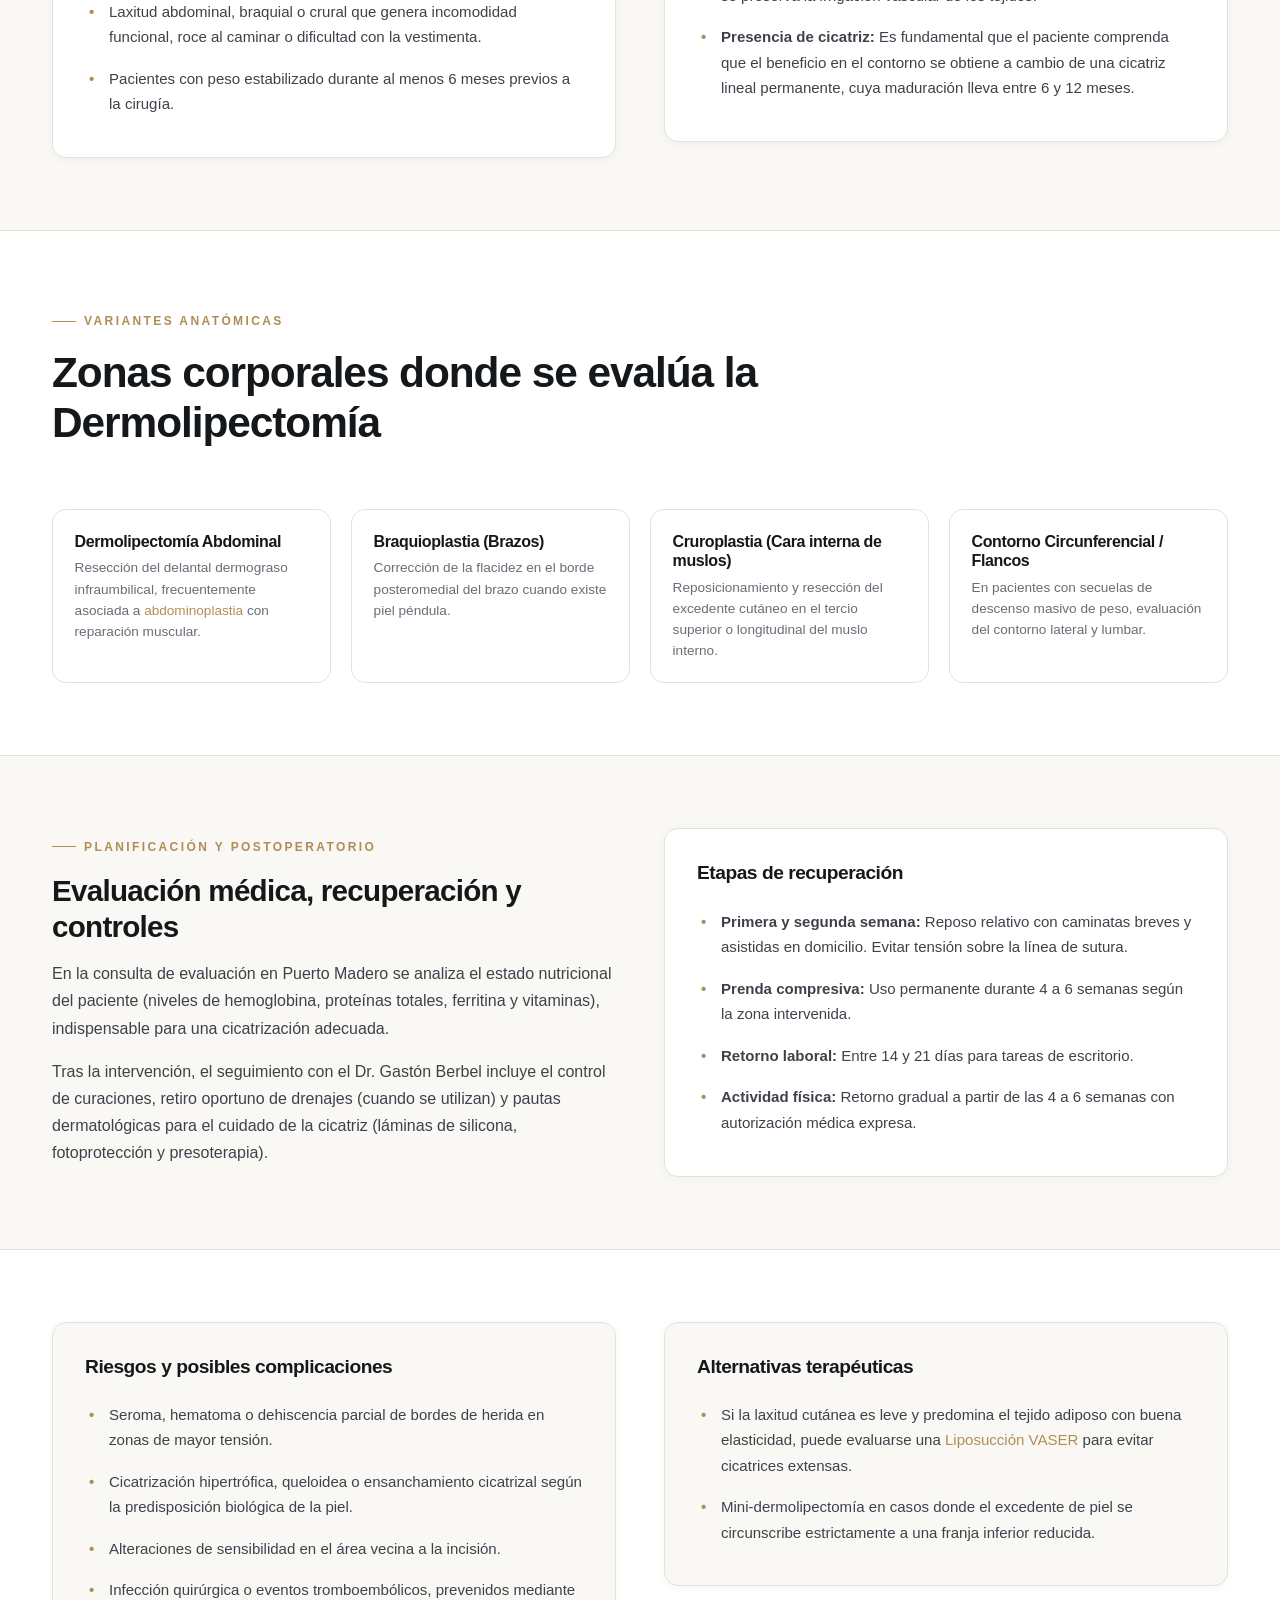
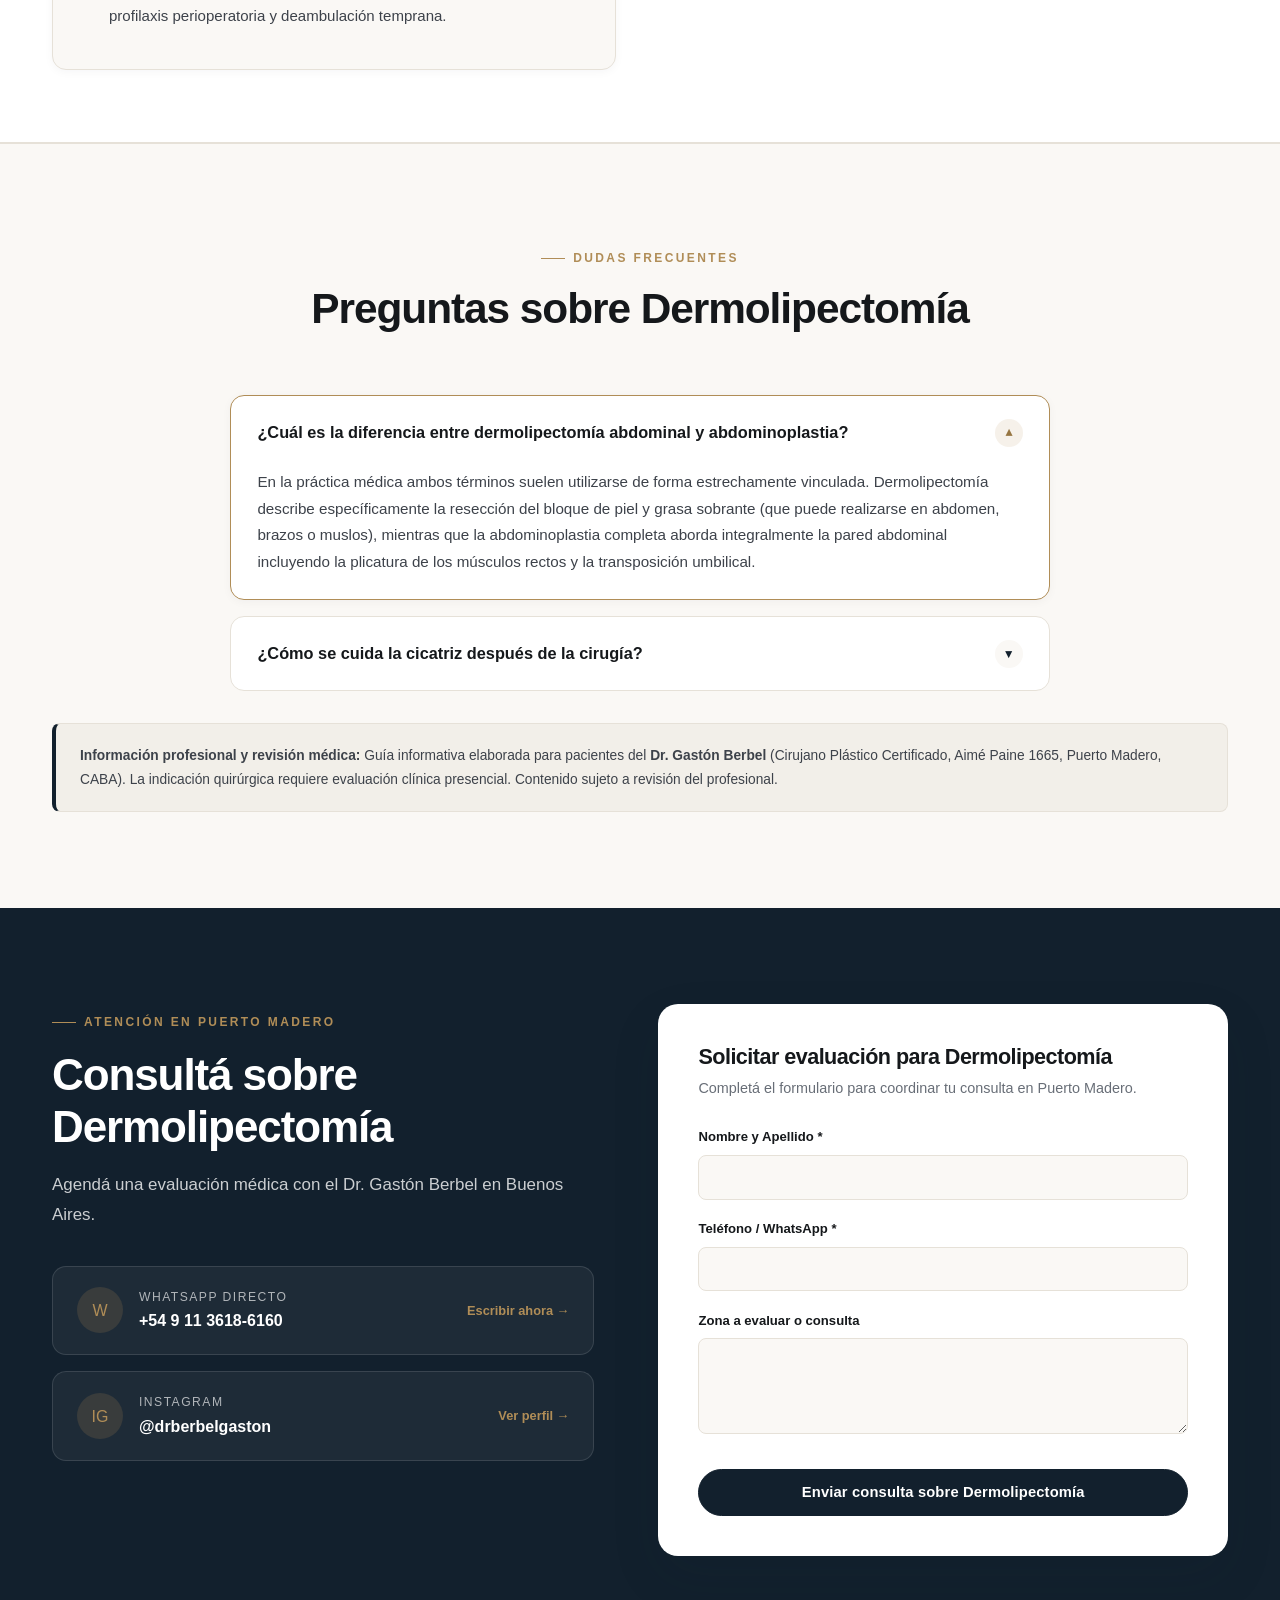
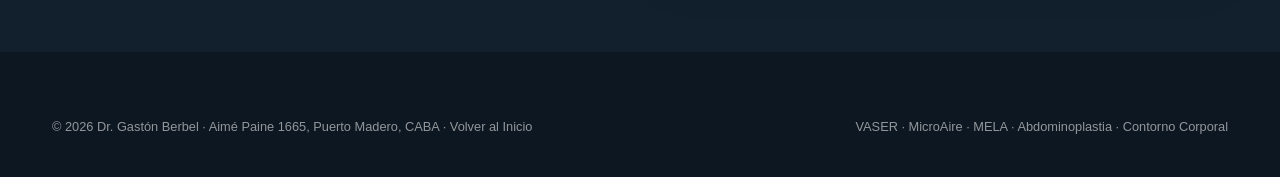
<file: dermolipectomia-buenos-aires/index.html>
<!DOCTYPE html>
<html lang="es-AR">
<head>
    <meta charset="UTF-8">
    <meta name="viewport" content="width=device-width, initial-scale=1.0">
    <!-- Google tag (gtag.js) - GA4 -->
    <script async src="https://www.googletagmanager.com/gtag/js?id=G-EL6N4KS1KM"></script>
    <script>
      window.dataLayer = window.dataLayer || [];
      function gtag(){dataLayer.push(arguments);}
      gtag('js', new Date());
      gtag('config', 'G-EL6N4KS1KM');
    </script>
    <meta http-equiv="Content-Security-Policy" content="default-src 'self'; script-src 'self' 'unsafe-inline' https://connect.facebook.net https://www.googletagmanager.com; style-src 'self' 'unsafe-inline' https://fonts.googleapis.com; font-src 'self' https://fonts.gstatic.com; img-src 'self' data: https://agustinlago88.github.io https://gastonberbel.com.ar https://www.facebook.com https://*.google-analytics.com https://*.googletagmanager.com; frame-src https://maps.google.com https://www.google.com; connect-src 'self' https://www.facebook.com https://*.google-analytics.com https://*.analytics.google.com https://*.googletagmanager.com; media-src 'self';">

    <title>Dermolipectomía en Buenos Aires | Dr. Gastón Berbel</title>
    <meta name="description" content="Dermolipectomía en Buenos Aires con el Dr. Gastón Berbel en Puerto Madero. Tratamiento quirúrgico del exceso de piel y tejido adiposo en abdomen, brazos y muslos.">
    <meta name="author" content="Dr. Gastón Berbel">
    <meta name="robots" content="index, follow, max-snippet:-1, max-image-preview:large">
    <link rel="canonical" href="https://gastonberbel.com.ar/dermolipectomia-buenos-aires/">
    <link rel="sitemap" type="application/xml" href="/sitemap.xml">
    <link rel="alternate" type="text/markdown" href="/llms.txt" title="Contexto Semántico IA — Dr. Gastón Berbel">

    <!-- Open Graph -->
    <meta property="og:type" content="article">
    <meta property="og:url" content="https://gastonberbel.com.ar/dermolipectomia-buenos-aires/">
    <meta property="og:site_name" content="Dr. Gastón Berbel — Cirugía Plástica y Contorno Corporal">
    <meta property="og:title" content="Dermolipectomía en Buenos Aires | Dr. Gastón Berbel">
    <meta property="og:description" content="Evaluación médica para Dermolipectomía en Puerto Madero, CABA. Resección quirúrgica de excedente cutáneo ante flacidez o descenso de peso.">
    <meta property="og:image" content="https://gastonberbel.com.ar/images/proc-dermolipectomia.jpg">
    <meta property="og:image:width" content="900">
    <meta property="og:image:height" content="672">
    <meta property="og:image:alt" content="Dermolipectomía en Buenos Aires — Dr. Gastón Berbel">
    <meta property="og:locale" content="es_AR">

    <!-- Twitter Card -->
    <meta name="twitter:card" content="summary_large_image">
    <meta name="twitter:title" content="Dermolipectomía en Buenos Aires | Dr. Gastón Berbel">
    <meta name="twitter:description" content="Cirugía reconstructiva y de contorno para el exceso de piel en Buenos Aires. Evaluación personalizada en Puerto Madero.">
    <meta name="twitter:image" content="https://gastonberbel.com.ar/images/proc-dermolipectomia.jpg">

    <meta name="theme-color" content="#12202d">

    <link rel="preconnect" href="https://fonts.googleapis.com">
    <link rel="preconnect" href="https://fonts.gstatic.com" crossorigin>
    <link href="https://fonts.googleapis.com/css2?family=Sora:wght@500;600;700&family=Manrope:wght@400;500;600;700&display=swap" rel="stylesheet">
    <link rel="icon" type="image/svg+xml" href="data:image/svg+xml,<svg xmlns='http://www.w3.org/2000/svg' viewBox='0 0 100 100'><rect width='100' height='100' rx='20' fill='%2312202d'/><text x='50' y='66' font-family='serif' font-size='48' fill='%23b08d57' text-anchor='middle'>GB</text></svg>">
    <link rel="preload" as="image" href="../images/proc-dermolipectomia.webp" type="image/webp" fetchpriority="high">
    <link rel="stylesheet" href="../styles.css">

    <script type="application/ld+json">
    {
        "@context": "https://schema.org",
        "@graph": [
            {
                "@type": "WebPage",
                "@id": "https://gastonberbel.com.ar/dermolipectomia-buenos-aires/#webpage",
                "url": "https://gastonberbel.com.ar/dermolipectomia-buenos-aires/",
                "name": "Dermolipectomía en Buenos Aires | Dr. Gastón Berbel",
                "description": "Información médica sobre Dermolipectomía en Buenos Aires: indicaciones ante laxitud cutánea, regiones tratables (abdomen, brazos, muslos) y recuperación.",
                "isPartOf": { "@id": "https://gastonberbel.com.ar/#website" },
                "breadcrumb": { "@id": "https://gastonberbel.com.ar/dermolipectomia-buenos-aires/#breadcrumb" },
                "about": { "@id": "https://gastonberbel.com.ar/dermolipectomia-buenos-aires/#service" },
                "inLanguage": "es-AR"
            },
            {
                "@type": "BreadcrumbList",
                "@id": "https://gastonberbel.com.ar/dermolipectomia-buenos-aires/#breadcrumb",
                "itemListElement": [
                    { "@type": "ListItem", "position": 1, "name": "Inicio", "item": "https://gastonberbel.com.ar/" },
                    { "@type": "ListItem", "position": 2, "name": "Procedimientos", "item": "https://gastonberbel.com.ar/#procedimientos" },
                    { "@type": "ListItem", "position": 3, "name": "Dermolipectomía", "item": "https://gastonberbel.com.ar/dermolipectomia-buenos-aires/" }
                ]
            },
            {
                "@type": ["Service", "MedicalProcedure"],
                "@id": "https://gastonberbel.com.ar/dermolipectomia-buenos-aires/#service",
                "name": "Dermolipectomía",
                "procedureType": "https://schema.org/SurgicalProcedure",
                "bodyLocation": "Abdomen, cintura circunferencial, brazos (braquioplastia), muslos (cruroplastia)",
                "description": "Procedimiento quirúrgico destinado a la resección del excedente dermograso en pacientes con flacidez cutánea moderada o severa.",
                "provider": { "@id": "https://gastonberbel.com.ar/#physician" }
            },
            {
                "@type": "FAQPage",
                "mainEntity": [
                    {
                        "@type": "Question",
                        "name": "¿Qué es una dermolipectomía y cuándo se indica?",
                        "acceptedAnswer": {
                            "@type": "Answer",
                            "text": "La dermolipectomía es la cirugía que remueve un segmento de piel y grasa sobrante (colgajo dermograso) para restituir la tensión superficial del contorno. Se indica cuando la piel ha perdido su capacidad elástica —por ejemplo, tras pérdidas importantes de peso o embarazos— y una liposucción aislada no lograría retraer el tejido."
                        }
                    },
                    {
                        "@type": "Question",
                        "name": "¿Dónde se ubican las cicatrices de una dermolipectomía?",
                        "acceptedAnswer": {
                            "@type": "Answer",
                            "text": "Toda resección de piel implica una cicatriz cuya longitud es proporcional a la cantidad de tejido excedente. En el abdomen se planifica en la región suprapúbica baja para que quede cubierta por la ropa interior o traje de baño; en brazos o muslos se ubica en la cara interna menos visible de la extremidad."
                        }
                    }
                ]
            }
        ]
    }
    </script>
    <!-- Meta Pixel Code -->
    <script>
    !function(f,b,e,v,n,t,s)
    {if(f.fbq)return;n=f.fbq=function(){n.callMethod?
    n.callMethod.apply(n,arguments):n.queue.push(arguments)};
    if(!f._fbq)f._fbq=n;n.push=n;n.loaded=!0;n.version='2.0';
    n.queue=[];t=b.createElement(e);t.async=!0;
    t.src=v;s=b.getElementsByTagName(e)[0];
    s.parentNode.insertBefore(t,s)}(window, document,'script',
    'https://connect.facebook.net/en_US/fbevents.js');
    fbq('init', '1423106199481820');
    fbq('track', 'PageView');
    </script>
    <noscript><img height="1" width="1" style="display:none"
    src="https://www.facebook.com/tr?id=1423106199481820&ev=PageView&noscript=1"
    /></noscript>
    <!-- End Meta Pixel Code -->
</head>
<body>
    <a href="#contenido-principal" class="skip-link">Saltar al contenido principal</a>

    <!-- HEADER -->
    <header class="site-header">
        <nav class="nav-container" aria-label="Navegación principal">
            <a href="../" class="brand-logo" aria-label="Dr. Gastón Berbel — Inicio">
                <span class="brand-name">Dr. Gastón Berbel</span>
                <span class="brand-subtitle">Cirugía Plástica · Buenos Aires</span>
            </a>

            <ul class="nav-menu" id="nav-menu">
                <li class="nav-item"><a href="../" class="nav-link">Inicio</a></li>

                <li class="nav-item has-dropdown">
                    <button type="button" class="nav-link" aria-expanded="false" aria-haspopup="true">
                        El Dr. Berbel
                        <svg class="nav-chevron" viewBox="0 0 24 24" fill="none" stroke="currentColor" stroke-width="2" aria-hidden="true"><polyline points="6 9 12 15 18 9"/></svg>
                    </button>
                    <div class="dropdown-panel" role="region" aria-label="Submenú El Dr. Berbel">
                        <ul class="dropdown-list">
                            <li><a href="../#trayectoria"><span class="dropdown-item-title">Trayectoria</span><span class="dropdown-item-desc">Más de 15 años de experiencia quirúrgica</span></a></li>
                            <li><a href="../#formacion"><span class="dropdown-item-title">Formación profesional</span><span class="dropdown-item-desc">Credenciales y especialización</span></a></li>
                            <li><a href="../#filosofia"><span class="dropdown-item-title">Filosofía de trabajo</span><span class="dropdown-item-desc">Criterio médico y naturalidad</span></a></li>
                            <li><a href="../#equipo-medico"><span class="dropdown-item-title">Equipo médico</span><span class="dropdown-item-desc">Atención interdisciplinaria</span></a></li>
                        </ul>
                    </div>
                </li>

                <li class="nav-item has-mega">
                    <button type="button" class="nav-link" aria-expanded="false" aria-haspopup="true">
                        Procedimientos
                        <svg class="nav-chevron" viewBox="0 0 24 24" fill="none" stroke="currentColor" stroke-width="2" aria-hidden="true"><polyline points="6 9 12 15 18 9"/></svg>
                    </button>
                    <div class="mega-menu" role="region" aria-label="Menú visual de procedimientos">
                        <div class="mega-menu-inner">
                            <div class="mega-menu-header">
                                <span class="mega-menu-title">Especialidades en Cirugía Plástica y Contorno Corporal</span>
                                <a href="../#procedimientos" class="mega-menu-all">Ver todos los procedimientos →</a>
                            </div>
                            <div class="mega-grid">
                                <a href="../liposuccion-vaser-buenos-aires/" class="mega-card">
                                    <div class="mega-card-media"><span class="mega-card-badge">Ultrasonido</span><picture><source srcset="../images/proc-vaser.webp" type="image/webp"><img src="../images/proc-vaser.jpg" alt="Liposucción VASER" width="450" height="336" loading="lazy"></picture></div>
                                    <div class="mega-card-body"><div class="mega-card-title">Liposucción VASER</div><p class="mega-card-desc">Emulsificación selectiva por ultrasonido.</p><span class="mega-card-cta">Ver procedimiento →</span></div>
                                </a>
                                <a href="../liposuccion-microaire-buenos-aires/" class="mega-card">
                                    <div class="mega-card-media"><span class="mega-card-badge">Sistema PAL</span><picture><source srcset="../images/proc-microaire.webp" type="image/webp"><img src="../images/proc-microaire.jpg" alt="Liposucción MicroAire" width="450" height="336" loading="lazy"></picture></div>
                                    <div class="mega-card-body"><div class="mega-card-title">Liposucción MicroAire</div><p class="mega-card-desc">Asistencia vibratoria de precisión.</p><span class="mega-card-cta">Ver procedimiento →</span></div>
                                </a>
                                <a href="../mela-buenos-aires/" class="mega-card">
                                    <div class="mega-card-media"><span class="mega-card-badge">Ambulatorio</span><picture><source srcset="../images/proc-mela.webp" type="image/webp"><img src="../images/proc-mela.jpg" alt="MELA" width="450" height="336" loading="lazy"></picture></div>
                                    <div class="mega-card-body"><div class="mega-card-title">MELA</div><p class="mega-card-desc">Mini Extracción Lipídica Ambulatoria.</p><span class="mega-card-cta">Ver procedimiento →</span></div>
                                </a>
                                <a href="../dermolipectomia-buenos-aires/" class="mega-card" aria-current="page">
                                    <div class="mega-card-media"><span class="mega-card-badge">Reconstructiva</span><picture><source srcset="../images/proc-dermolipectomia.webp" type="image/webp"><img src="../images/proc-dermolipectomia.jpg" alt="Dermolipectomía" width="450" height="336" loading="lazy"></picture></div>
                                    <div class="mega-card-body"><div class="mega-card-title">Dermolipectomía</div><p class="mega-card-desc">Resección de excedente cutáneo y adiposo.</p><span class="mega-card-cta">Ver procedimiento →</span></div>
                                </a>
                                <a href="../abdominoplastia-buenos-aires/" class="mega-card">
                                    <div class="mega-card-media"><span class="mega-card-badge">Pared Abdominal</span><picture><source srcset="../images/proc-abdominoplastia.webp" type="image/webp"><img src="../images/proc-abdominoplastia.jpg" alt="Abdominoplastia" width="450" height="336" loading="lazy"></picture></div>
                                    <div class="mega-card-body"><div class="mega-card-title">Abdominoplastia</div><p class="mega-card-desc">Reconstrucción de la pared abdominal.</p><span class="mega-card-cta">Ver procedimiento →</span></div>
                                </a>
                                <a href="../contorno-corporal/" class="mega-card">
                                    <div class="mega-card-media"><span class="mega-card-badge">Integral</span><picture><source srcset="../images/proc-contorno.webp" type="image/webp"><img src="../images/proc-contorno.jpg" alt="Contorno corporal" width="450" height="336" loading="lazy"></picture></div>
                                    <div class="mega-card-body"><div class="mega-card-title">Contorno corporal</div><p class="mega-card-desc">Planificación combinada de procedimientos.</p><span class="mega-card-cta">Ver procedimiento →</span></div>
                                </a>
                            </div>
                        </div>
                    </div>
                </li>

                <li class="nav-item has-dropdown">
                    <button type="button" class="nav-link" aria-expanded="false" aria-haspopup="true">
                        Tecnología
                        <svg class="nav-chevron" viewBox="0 0 24 24" fill="none" stroke="currentColor" stroke-width="2" aria-hidden="true"><polyline points="6 9 12 15 18 9"/></svg>
                    </button>
                    <div class="dropdown-panel" role="region" aria-label="Submenú Tecnología">
                        <ul class="dropdown-list">
                            <li><a href="../liposuccion-vaser-buenos-aires/#tecnologia"><span class="dropdown-item-title">Tecnología VASER</span><span class="dropdown-item-desc">Ultrasonido selectivo</span></a></li>
                            <li><a href="../liposuccion-microaire-buenos-aires/#tecnologia"><span class="dropdown-item-title">Tecnología MicroAire</span><span class="dropdown-item-desc">Sistema asistido por potencia</span></a></li>
                            <li><a href="../mela-buenos-aires/#tecnologia"><span class="dropdown-item-title">Tecnología en MELA</span><span class="dropdown-item-desc">Extracción ambulatoria</span></a></li>
                        </ul>
                    </div>
                </li>

                <li class="nav-item"><a href="#consulta" class="nav-link">Contacto</a></li>
            </ul>

            <div class="nav-cta-wrapper">
                <a href="https://wa.me/5491136186160?text=Hola%20Dr.%20Berbel%2C%20quisiera%20solicitar%20una%20evaluaci%C3%B3n%20m%C3%A9dica%20para%20Dermolipectom%C3%ADa%20en%20Puerto%20Madero.&utm_source=website&utm_medium=organic&utm_campaign=landing-dermolipectomia&utm_content=header-whatsapp"
                   target="_blank" rel="noopener" class="header-wa-btn">
                    <svg width="16" height="16" viewBox="0 0 24 24" fill="currentColor" aria-hidden="true"><path d="M.057 24l1.687-6.163a11.867 11.867 0 0 1-1.587-5.946C.16 5.335 5.495 0 12.05 0a11.817 11.817 0 0 1 8.413 3.488 11.824 11.824 0 0 1 3.48 8.414c-.003 6.557-5.338 11.892-11.893 11.892a11.9 11.9 0 0 1-5.688-1.448L.057 24z"/></svg>
                    <span class="wa-text-desktop">Consultar por WhatsApp</span>
                </a>
                <button type="button" class="menu-toggle" aria-label="Abrir menú de navegación" aria-expanded="false" aria-controls="nav-menu">
                    <span></span><span></span><span></span>
                </button>
            </div>
        </nav>
    </header>

    <nav class="breadcrumb-bar" aria-label="Breadcrumb">
        <div class="container">
            <ol class="breadcrumb-list">
                <li><a href="../">Inicio</a></li>
                <li aria-hidden="true">/</li>
                <li><a href="../#procedimientos">Procedimientos</a></li>
                <li aria-hidden="true">/</li>
                <li class="breadcrumb-current" aria-current="page">Dermolipectomía</li>
            </ol>
        </div>
    </nav>

    <main id="contenido-principal">
        <!-- 1. HERO ESPECÍFICO -->
        <section class="landing-hero">
            <div class="container">
                <div class="landing-hero-grid">
                    <div>
                        <span class="eyebrow">Cirugía Reconstructiva y de Contorno · Buenos Aires</span>
                        <h1>Dermolipectomía en Buenos Aires: evaluación y cirugía de contorno</h1>
                        <p class="landing-hero-lead">
                            Procedimiento quirúrgico destinado a remover el excedente de piel y tejido adiposo (colgajo dermograso) en pacientes que presentan flacidez cutánea significativa luego de variaciones importantes de peso, embarazos o cambios propios de los tejidos.
                        </p>
                        <div class="hero-actions">
                            <a href="https://wa.me/5491136186160?text=Hola%20Dr.%20Berbel%2C%20quisiera%20solicitar%20una%20consulta%20de%20evaluaci%C3%B3n%20para%20Dermolipectom%C3%ADa%20en%20Puerto%20Madero.&utm_source=website&utm_medium=organic&utm_campaign=landing-dermolipectomia&utm_content=hero-whatsapp"
                               target="_blank" rel="noopener" class="btn btn-primary">Solicitar evaluación por WhatsApp</a>
                            <a href="#que-es" class="btn btn-secondary">Detalles del procedimiento</a>
                        </div>
                        <div class="landing-meta-pills">
                            <div class="meta-pill"><strong>Ámbito:</strong> Quirófano habilitado</div>
                            <div class="meta-pill"><strong>Objetivo:</strong> Resección de excedente cutáneo</div>
                            <div class="meta-pill"><strong>Sede:</strong> Puerto Madero, CABA</div>
                        </div>
                    </div>
                    <div>
                        <div class="hero-portrait-frame" style="aspect-ratio: 4/3.2;">
                            <picture>
                                <source srcset="../images/proc-dermolipectomia.webp" type="image/webp">
                                <img src="../images/proc-dermolipectomia.jpg" alt="Dermolipectomía en Buenos Aires — Dr. Gastón Berbel" width="900" height="672" fetchpriority="high">
                            </picture>
                        </div>
                    </div>
                </div>
            </div>
        </section>

        <!-- 2. INTRODUCCIÓN & 3. QUÉ ES Y CÓMO SE REALIZA -->
        <section class="landing-section" id="que-es">
            <div class="container">
                <div class="two-col-medical">
                    <div>
                        <span class="eyebrow">Alcance Quirúrgico</span>
                        <h2 style="font-size: 2rem; margin-bottom: 1rem;">¿Qué es la Dermolipectomía y cómo se realiza?</h2>
                        <p style="margin-bottom: 1rem;">
                            El término médico <strong>dermolipectomía</strong> hace referencia a la extirpación quirúrgica (<em>-ectomía</em>) de piel (<em>dermo-</em>) y tejido graso subcutáneo (<em>lipo-</em>) en un sector corporal donde la envolvente cutánea supera ampliamente el volumen subyacente.
                        </p>
                        <p>
                            Cuando las fibras de colágeno y elastina han sufrido un estiramiento severo, ninguna tecnología de liposucción aislada puede encoger la piel sobrante. En esos casos, la dermolipectomía permite readaptar el tejido mediante una incisión cuidadosamente planificada en pliegues anatómicos discretos.
                        </p>
                    </div>

                    <div class="medical-card">
                        <h3>Etapas quirúrgicas principales</h3>
                        <ul class="medical-list">
                            <li><strong>Diseño preoperatorio:</strong> Con el paciente de pie se trazan los vectores de tracción y la ubicación exacta de la futura cicatriz para que permanezca oculta bajo las prendas.</li>
                            <li><strong>Lipoaspiración complementaria:</strong> En muchos casos se asocia liposucción asistida de los contornos vecinos para afinar el espesor del colgajo y mejorar las transiciones.</li>
                            <li><strong>Resección y cierre por planos:</strong> Se retira el segmento dermograso excedente, se controla rigurosamente la hemostasia y se realiza una sutura anatómica multicapa de baja tensión.</li>
                        </ul>
                    </div>
                </div>
            </div>
        </section>

        <!-- 4. TECNOLOGÍAS UTILIZADAS & 5. INDICACIONES Y LIMITACIONES -->
        <section class="landing-section alt" id="indicaciones">
            <div class="container">
                <div class="two-col-medical">
                    <div class="medical-card">
                        <h3>Indicaciones clínicas</h3>
                        <ul class="medical-list">
                            <li>Secuelas de pérdida importante de peso (nutricional o post-cirugía bariátrica) con pliegues cutáneos redundantes.</li>
                            <li>Laxitud abdominal, braquial o crural que genera incomodidad funcional, roce al caminar o dificultad con la vestimenta.</li>
                            <li>Pacientes con peso estabilizado durante al menos 6 meses previos a la cirugía.</li>
                        </ul>
                    </div>

                    <div class="medical-card">
                        <h3>Tecnologías complementarias y limitaciones</h3>
                        <ul class="medical-list">
                            <li><strong>Integración con VASER / MicroAire:</strong> Permite realizar una lipodermolipectomía segura, adelgazando áreas adyacentes mientras se preserva la irrigación vascular de los tejidos.</li>
                            <li><strong>Presencia de cicatriz:</strong> Es fundamental que el paciente comprenda que el beneficio en el contorno se obtiene a cambio de una cicatriz lineal permanente, cuya maduración lleva entre 6 y 12 meses.</li>
                        </ul>
                    </div>
                </div>
            </div>
        </section>

        <!-- 6. ZONAS QUE PUEDEN EVALUARSE -->
        <section class="landing-section" id="zonas">
            <div class="container">
                <div class="section-header left">
                    <span class="eyebrow">Variantes Anatómicas</span>
                    <h2>Zonas corporales donde se evalúa la Dermolipectomía</h2>
                </div>
                <div class="zones-grid">
                    <div class="zone-item">
                        <h3>Dermolipectomía Abdominal</h3>
                        <p>Resección del delantal dermograso infraumbilical, frecuentemente asociada a <a href="../abdominoplastia-buenos-aires/" style="color: var(--accent);">abdominoplastia</a> con reparación muscular.</p>
                    </div>
                    <div class="zone-item">
                        <h3>Braquioplastia (Brazos)</h3>
                        <p>Corrección de la flacidez en el borde posteromedial del brazo cuando existe piel péndula.</p>
                    </div>
                    <div class="zone-item">
                        <h3>Cruroplastia (Cara interna de muslos)</h3>
                        <p>Reposicionamiento y resección del excedente cutáneo en el tercio superior o longitudinal del muslo interno.</p>
                    </div>
                    <div class="zone-item">
                        <h3>Contorno Circunferencial / Flancos</h3>
                        <p>En pacientes con secuelas de descenso masivo de peso, evaluación del contorno lateral y lumbar.</p>
                    </div>
                </div>
            </div>
        </section>

        <!-- 7. EVALUACIÓN MÉDICA & 8. RECUPERACIÓN Y CONTROLES -->
        <section class="landing-section alt" id="recuperacion">
            <div class="container">
                <div class="two-col-medical">
                    <div>
                        <span class="eyebrow">Planificación y Postoperatorio</span>
                        <h2 style="font-size: 1.85rem; margin-bottom: 1rem;">Evaluación médica, recuperación y controles</h2>
                        <p style="margin-bottom: 1rem;">
                            En la consulta de evaluación en Puerto Madero se analiza el estado nutricional del paciente (niveles de hemoglobina, proteínas totales, ferritina y vitaminas), indispensable para una cicatrización adecuada.
                        </p>
                        <p>
                            Tras la intervención, el seguimiento con el Dr. Gastón Berbel incluye el control de curaciones, retiro oportuno de drenajes (cuando se utilizan) y pautas dermatológicas para el cuidado de la cicatriz (láminas de silicona, fotoprotección y presoterapia).
                        </p>
                    </div>

                    <div class="medical-card">
                        <h3>Etapas de recuperación</h3>
                        <ul class="medical-list">
                            <li><strong>Primera y segunda semana:</strong> Reposo relativo con caminatas breves y asistidas en domicilio. Evitar tensión sobre la línea de sutura.</li>
                            <li><strong>Prenda compresiva:</strong> Uso permanente durante 4 a 6 semanas según la zona intervenida.</li>
                            <li><strong>Retorno laboral:</strong> Entre 14 y 21 días para tareas de escritorio.</li>
                            <li><strong>Actividad física:</strong> Retorno gradual a partir de las 4 a 6 semanas con autorización médica expresa.</li>
                        </ul>
                    </div>
                </div>
            </div>
        </section>

        <!-- 9. RIESGOS Y ALTERNATIVAS -->
        <section class="landing-section" id="riesgos">
            <div class="container">
                <div class="two-col-medical">
                    <div class="medical-card">
                        <h3>Riesgos y posibles complicaciones</h3>
                        <ul class="medical-list">
                            <li>Seroma, hematoma o dehiscencia parcial de bordes de herida en zonas de mayor tensión.</li>
                            <li>Cicatrización hipertrófica, queloidea o ensanchamiento cicatrizal según la predisposición biológica de la piel.</li>
                            <li>Alteraciones de sensibilidad en el área vecina a la incisión.</li>
                            <li>Infección quirúrgica o eventos tromboembólicos, prevenidos mediante profilaxis perioperatoria y deambulación temprana.</li>
                        </ul>
                    </div>
                    <div class="medical-card">
                        <h3>Alternativas terapéuticas</h3>
                        <ul class="medical-list">
                            <li>Si la laxitud cutánea es leve y predomina el tejido adiposo con buena elasticidad, puede evaluarse una <a href="../liposuccion-vaser-buenos-aires/" style="color: var(--accent);">Liposucción VASER</a> para evitar cicatrices extensas.</li>
                            <li>Mini-dermolipectomía en casos donde el excedente de piel se circunscribe estrictamente a una franja inferior reducida.</li>
                        </ul>
                    </div>
                </div>
            </div>
        </section>

        <!-- 10. PREGUNTAS FRECUENTES -->
        <section class="section-faq" id="faq">
            <div class="container">
                <div class="section-header">
                    <span class="eyebrow">Dudas Frecuentes</span>
                    <h2>Preguntas sobre Dermolipectomía</h2>
                </div>
                <div class="faq-container">
                    <div class="faq-item active">
                        <button type="button" class="faq-question" aria-expanded="true">
                            <span>¿Cuál es la diferencia entre dermolipectomía abdominal y abdominoplastia?</span>
                            <span class="faq-toggle" aria-hidden="true">▼</span>
                        </button>
                        <div class="faq-answer" role="region">
                            <p>En la práctica médica ambos términos suelen utilizarse de forma estrechamente vinculada. Dermolipectomía describe específicamente la resección del bloque de piel y grasa sobrante (que puede realizarse en abdomen, brazos o muslos), mientras que la abdominoplastia completa aborda integralmente la pared abdominal incluyendo la plicatura de los músculos rectos y la transposición umbilical.</p>
                        </div>
                    </div>

                    <div class="faq-item">
                        <button type="button" class="faq-question" aria-expanded="false">
                            <span>¿Cómo se cuida la cicatriz después de la cirugía?</span>
                            <span class="faq-toggle" aria-hidden="true">▼</span>
                        </button>
                        <div class="faq-answer" role="region">
                            <p>Una vez epitelizada la herida, el protocolo incluye hidratación específica, uso de cintas o geles de silicona médica, protección solar estricta durante el primer año y controles periódicos con el Dr. Berbel para monitorear su evolución.</p>
                        </div>
                    </div>
                </div>

                <!-- 11. INFORMACIÓN DEL PROFESIONAL -->
                <div class="medical-review-banner">
                    <strong>Información profesional y revisión médica:</strong> Guía informativa elaborada para pacientes del <strong>Dr. Gastón Berbel</strong> (Cirujano Plástico Certificado, Aimé Paine 1665, Puerto Madero, CABA). La indicación quirúrgica requiere evaluación clínica presencial. Contenido sujeto a revisión del profesional.
                </div>
            </div>
        </section>

        <!-- 12. CTA A CONSULTA -->
        <section class="section-contact" id="consulta">
            <div class="container">
                <div class="contact-grid">
                    <div class="contact-info-col">
                        <span class="eyebrow">Atención en Puerto Madero</span>
                        <h2>Consultá sobre Dermolipectomía</h2>
                        <p class="section-subtitle">Agendá una evaluación médica con el Dr. Gastón Berbel en Buenos Aires.</p>
                        <div class="contact-cards-list">
                            <a href="https://wa.me/5491136186160?text=Hola%20Dr.%20Berbel%2C%20quisiera%20coordinar%20una%20consulta%20sobre%20Dermolipectom%C3%ADa%20en%20Puerto%20Madero.&utm_source=website&utm_medium=organic&utm_campaign=landing-dermolipectomia&utm_content=bottom-whatsapp"
                               target="_blank" rel="noopener" class="contact-channel-card">
                                <div class="contact-channel-left">
                                    <div class="contact-channel-icon" aria-hidden="true">W</div>
                                    <div>
                                        <div class="contact-channel-label">WhatsApp Directo</div>
                                        <div class="contact-channel-value">+54 9 11 3618-6160</div>
                                    </div>
                                </div>
                                <span class="contact-channel-action">Escribir ahora →</span>
                            </a>
                            <a href="https://www.instagram.com/drberbelgaston/" target="_blank" rel="noopener" class="contact-channel-card">
                                <div class="contact-channel-left">
                                    <div class="contact-channel-icon" aria-hidden="true">IG</div>
                                    <div>
                                        <div class="contact-channel-label">Instagram</div>
                                        <div class="contact-channel-value">@drberbelgaston</div>
                                    </div>
                                </div>
                                <span class="contact-channel-action">Ver perfil →</span>
                            </a>
                        </div>
                    </div>

                    <div class="contact-form-card">
                        <h3>Solicitar evaluación para Dermolipectomía</h3>
                        <p>Completá el formulario para coordinar tu consulta en Puerto Madero.</p>
                        <form class="medical-consult-form">
                            <div class="form-group">
                                <label for="nombre-dermo">Nombre y Apellido *</label>
                                <input type="text" id="nombre-dermo" name="nombre" class="form-control" required>
                            </div>
                            <div class="form-group">
                                <label for="telefono-dermo">Teléfono / WhatsApp *</label>
                                <input type="tel" id="telefono-dermo" name="telefono" class="form-control" required>
                            </div>
                            <input type="hidden" name="procedimiento" value="Dermolipectomía">
                            <div class="form-group">
                                <label for="mensaje-dermo">Zona a evaluar o consulta</label>
                                <textarea id="mensaje-dermo" name="mensaje" class="form-control"></textarea>
                            </div>
                            <button type="submit" class="btn btn-primary form-submit-btn">Enviar consulta sobre Dermolipectomía</button>
                            <div class="form-feedback" role="status" aria-live="polite"></div>
                        </form>
                    </div>
                </div>
            </div>
        </section>
    </main>

    <footer class="site-footer">
        <div class="container">
            <div class="footer-bottom" style="padding-top: 0;">
                <p>&copy; 2026 Dr. Gastón Berbel · Aimé Paine 1665, Puerto Madero, CABA · <a href="../">Volver al Inicio</a></p>
                <p><a href="../liposuccion-vaser-buenos-aires/">VASER</a> · <a href="../liposuccion-microaire-buenos-aires/">MicroAire</a> · <a href="../mela-buenos-aires/">MELA</a> · <a href="../abdominoplastia-buenos-aires/">Abdominoplastia</a> · <a href="../contorno-corporal/">Contorno Corporal</a></p>
            </div>
        </div>
    </footer>

    <a href="https://wa.me/5491136186160?text=Hola%20Dr.%20Berbel%2C%20quisiera%20consultar%20sobre%20Dermolipectom%C3%ADa.&utm_source=website&utm_medium=organic&utm_campaign=landing-dermolipectomia&utm_content=floating-btn"
       target="_blank" rel="noopener" class="whatsapp-float" aria-label="Consultar sobre Dermolipectomía por WhatsApp">
        <svg width="24" height="24" viewBox="0 0 24 24" fill="currentColor" aria-hidden="true"><path d="M.057 24l1.687-6.163a11.867 11.867 0 0 1-1.587-5.946C.16 5.335 5.495 0 12.05 0a11.817 11.817 0 0 1 8.413 3.488 11.824 11.824 0 0 1 3.48 8.414c-.003 6.557-5.338 11.892-11.893 11.892a11.9 11.9 0 0 1-5.688-1.448L.057 24z"/></svg>
        <span class="wa-float-label">Consultar Dermolipectomía</span>
    </a>

    <script src="../main.js" defer></script>
</body>
</html>
</file>
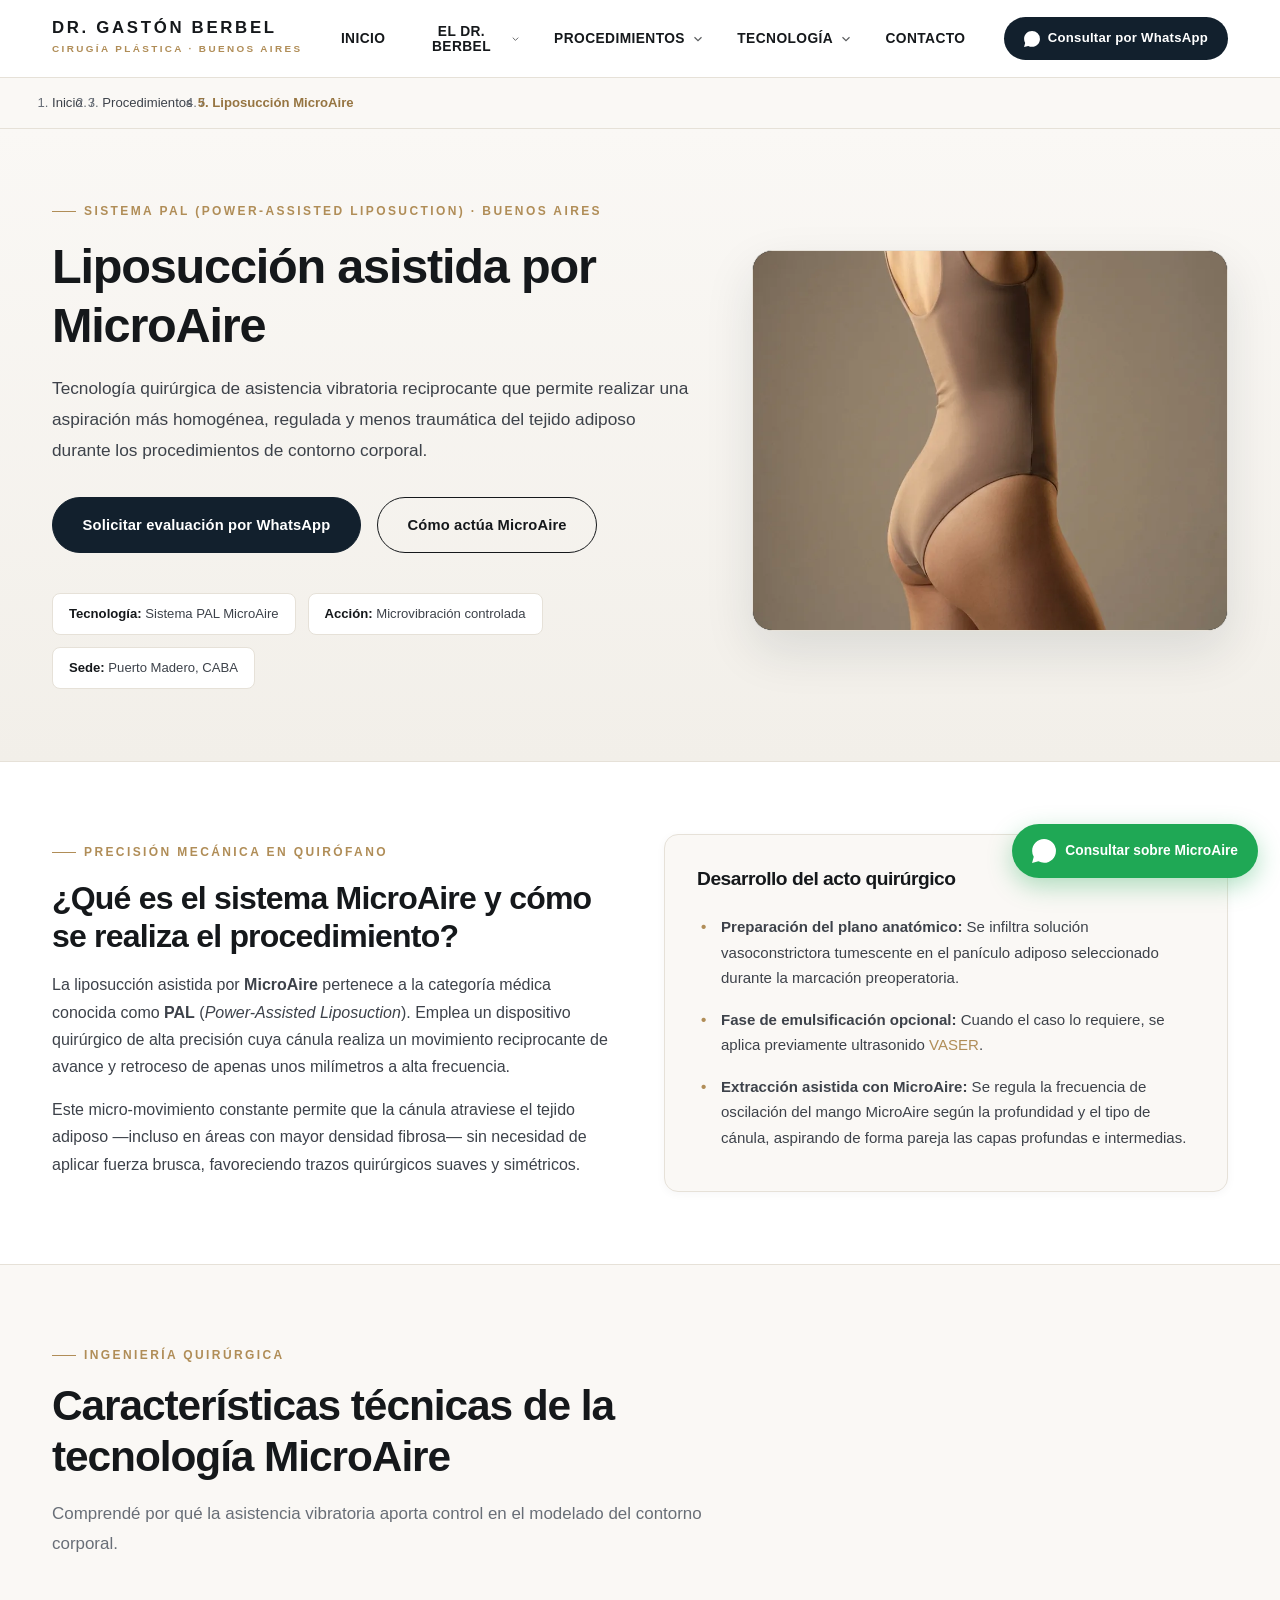
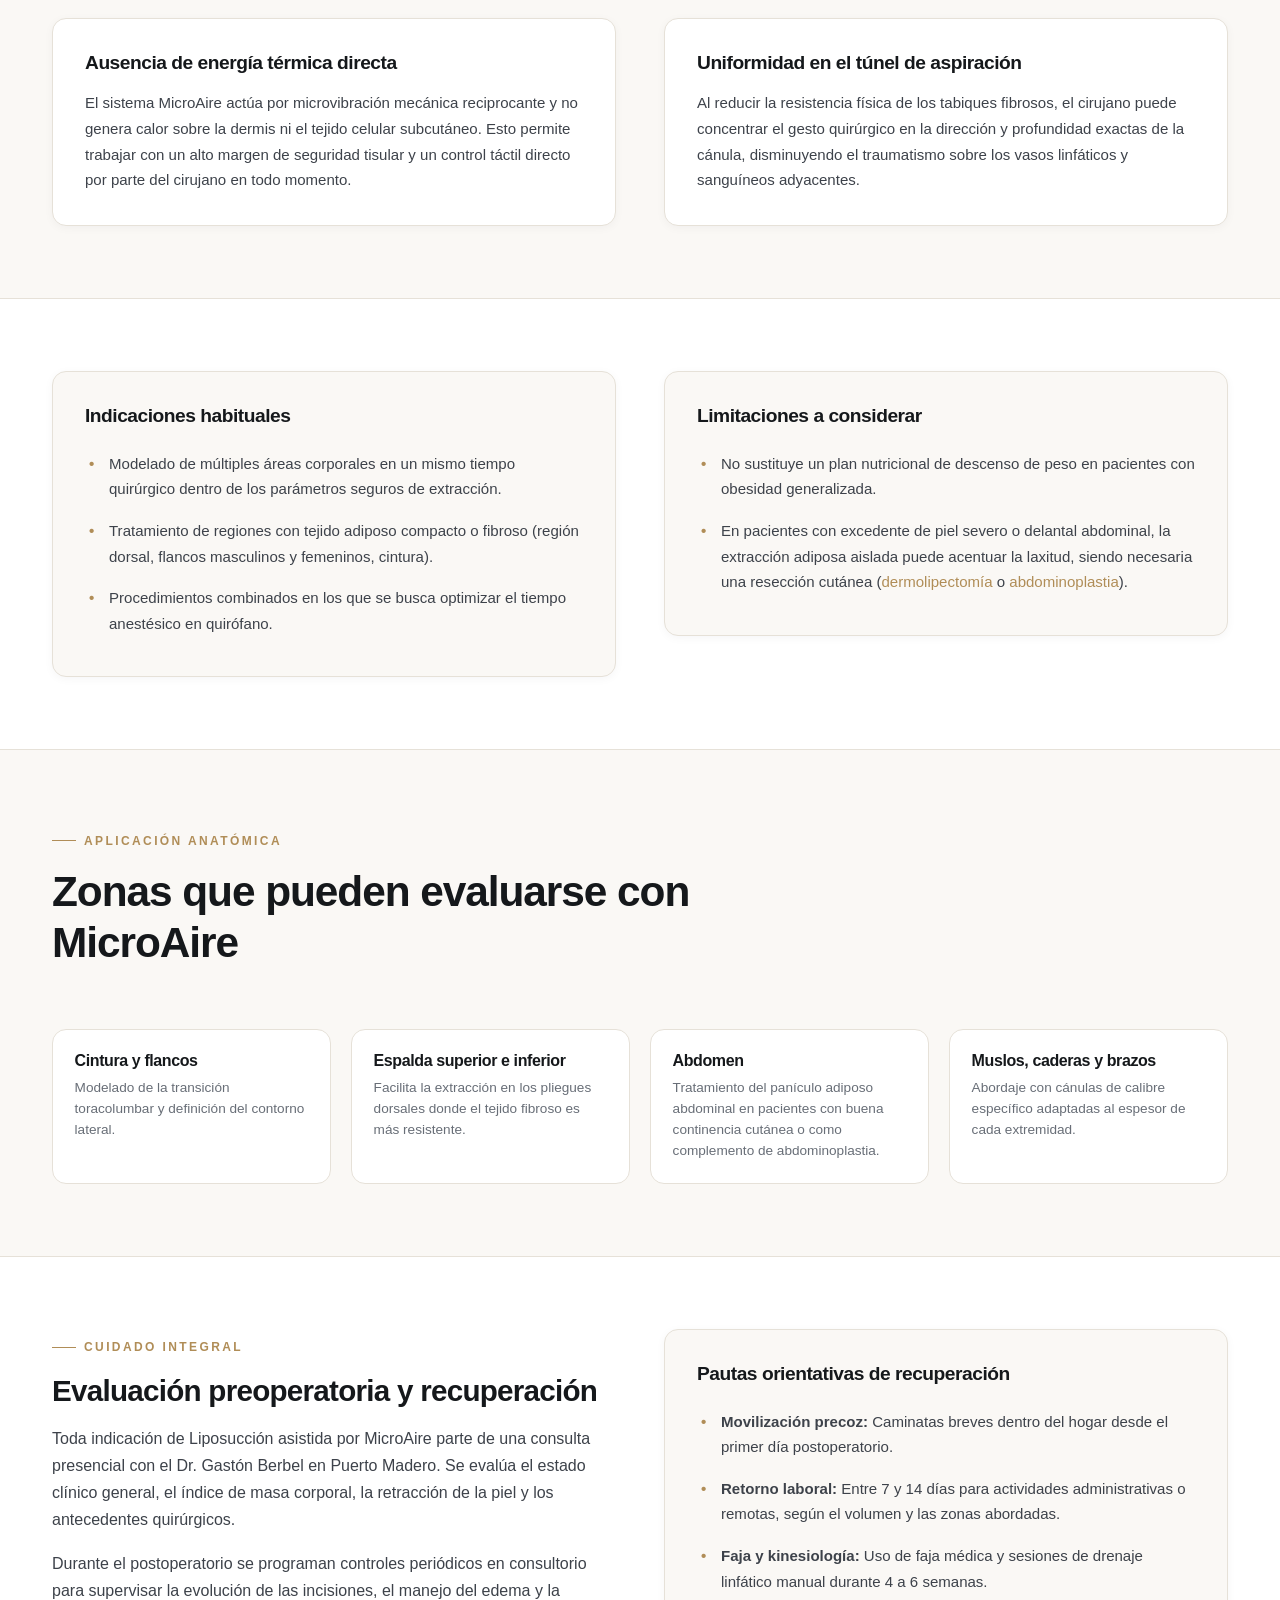
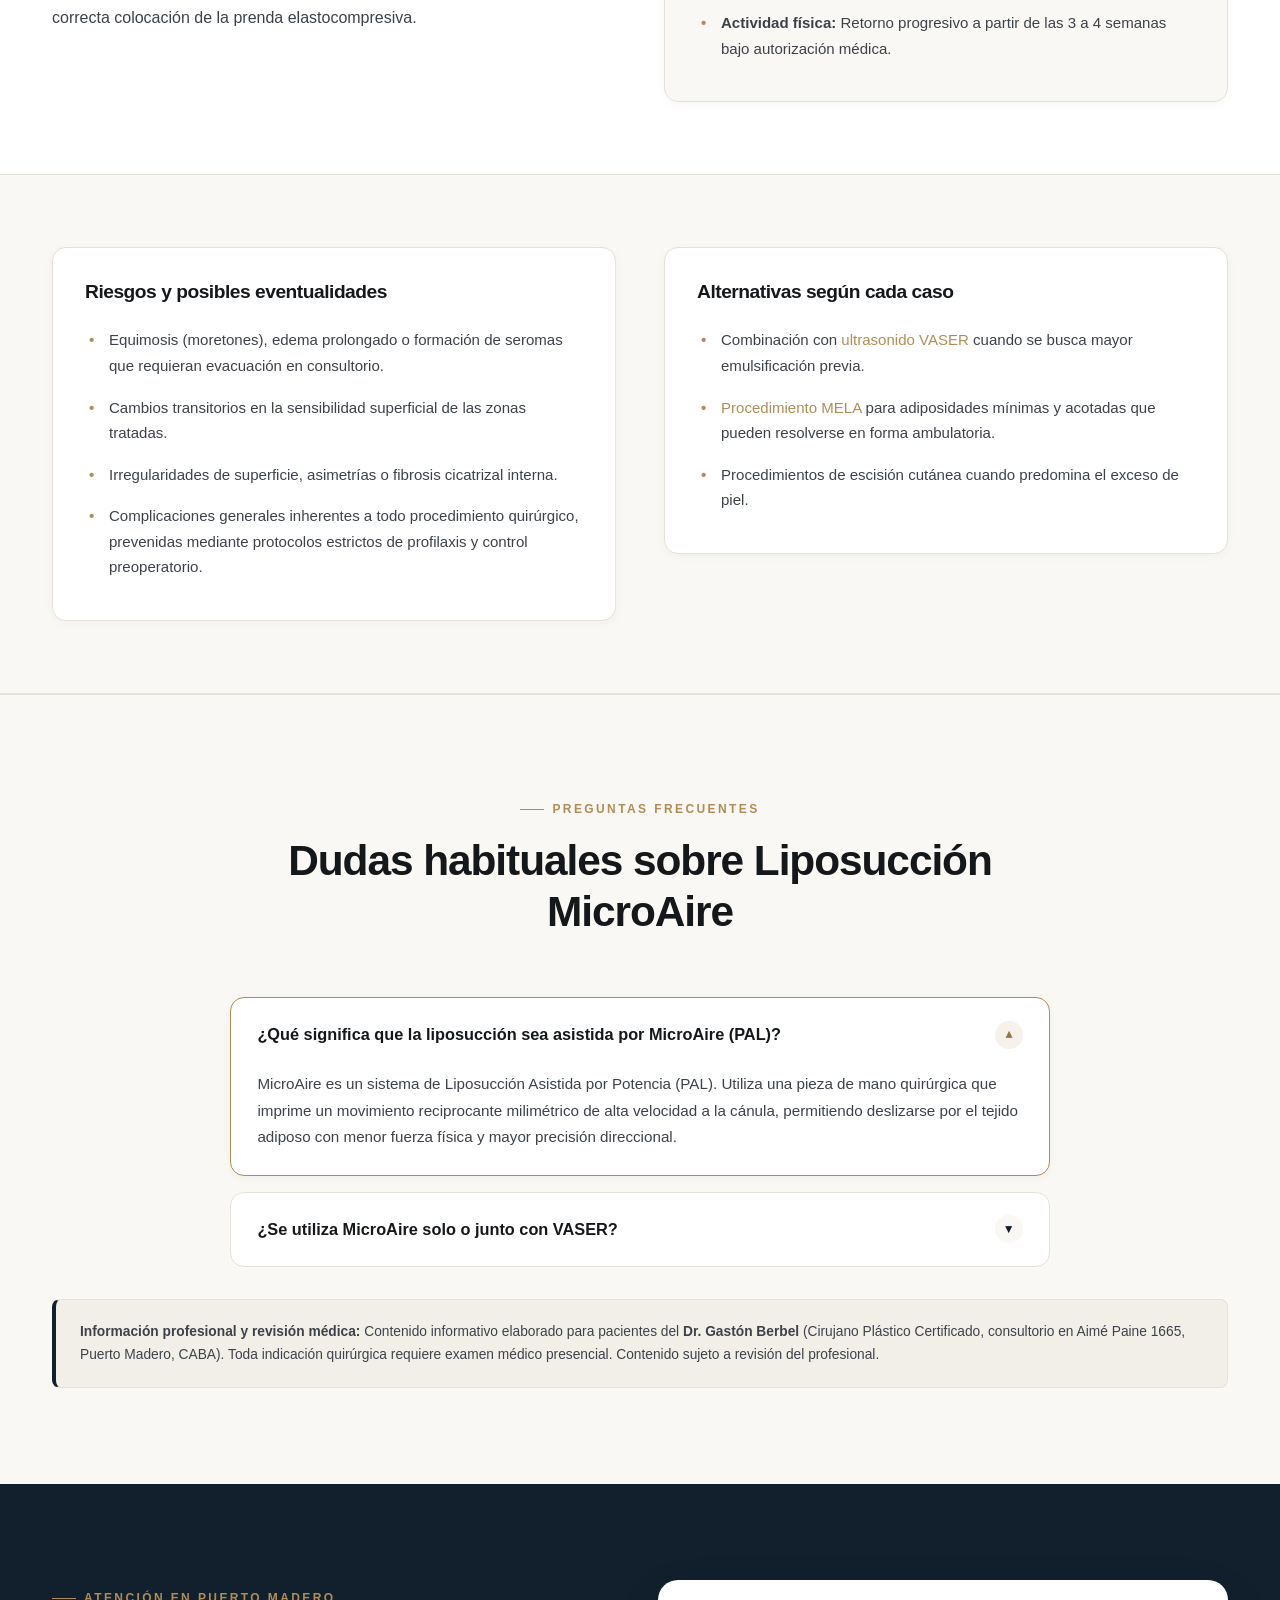
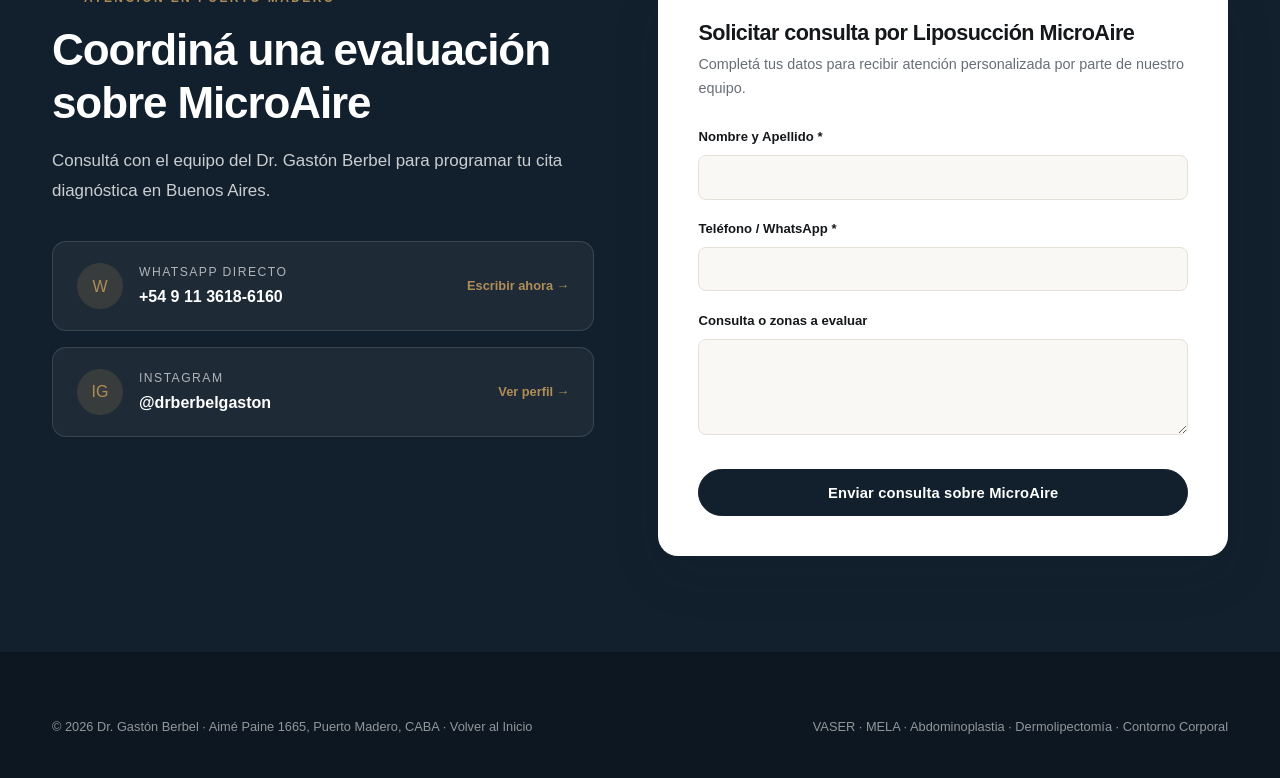
<file: liposuccion-microaire-buenos-aires/index.html>
<!DOCTYPE html>
<html lang="es-AR">
<head>
    <meta charset="UTF-8">
    <meta name="viewport" content="width=device-width, initial-scale=1.0">
    <!-- Google tag (gtag.js) - GA4 -->
    <script async src="https://www.googletagmanager.com/gtag/js?id=G-EL6N4KS1KM"></script>
    <script>
      window.dataLayer = window.dataLayer || [];
      function gtag(){dataLayer.push(arguments);}
      gtag('js', new Date());
      gtag('config', 'G-EL6N4KS1KM');
    </script>
    <meta http-equiv="Content-Security-Policy" content="default-src 'self'; script-src 'self' 'unsafe-inline' https://connect.facebook.net https://www.googletagmanager.com; style-src 'self' 'unsafe-inline' https://fonts.googleapis.com; font-src 'self' https://fonts.gstatic.com; img-src 'self' data: https://agustinlago88.github.io https://gastonberbel.com.ar https://www.facebook.com https://*.google-analytics.com https://*.googletagmanager.com; frame-src https://maps.google.com https://www.google.com; connect-src 'self' https://www.facebook.com https://*.google-analytics.com https://*.analytics.google.com https://*.googletagmanager.com; media-src 'self';">

    <title>Liposucción MicroAire en Buenos Aires | Dr. Gastón Berbel</title>
    <meta name="description" content="Liposucción asistida por MicroAire (PAL) en Buenos Aires con el Dr. Gastón Berbel. Conocé cómo funciona la cánula vibratoria de precisión, indicaciones y recuperación en Puerto Madero.">
    <meta name="author" content="Dr. Gastón Berbel">
    <meta name="robots" content="index, follow, max-snippet:-1, max-image-preview:large">
    <link rel="canonical" href="https://gastonberbel.com.ar/liposuccion-microaire-buenos-aires/">
    <link rel="sitemap" type="application/xml" href="/sitemap.xml">
    <link rel="alternate" type="text/markdown" href="/llms.txt" title="Contexto Semántico IA — Dr. Gastón Berbel">

    <!-- Open Graph -->
    <meta property="og:type" content="article">
    <meta property="og:url" content="https://gastonberbel.com.ar/liposuccion-microaire-buenos-aires/">
    <meta property="og:site_name" content="Dr. Gastón Berbel — Cirugía Plástica y Contorno Corporal">
    <meta property="og:title" content="Liposucción MicroAire en Buenos Aires | Dr. Gastón Berbel">
    <meta property="og:description" content="Evaluación médica para Liposucción asistida por MicroAire (Power-Assisted Liposuction) en Puerto Madero, Buenos Aires.">
    <meta property="og:image" content="https://gastonberbel.com.ar/images/proc-microaire.jpg">
    <meta property="og:image:width" content="900">
    <meta property="og:image:height" content="672">
    <meta property="og:image:alt" content="Liposucción asistida por MicroAire — Dr. Gastón Berbel">
    <meta property="og:locale" content="es_AR">

    <!-- Twitter Card -->
    <meta name="twitter:card" content="summary_large_image">
    <meta name="twitter:title" content="Liposucción MicroAire en Buenos Aires | Dr. Gastón Berbel">
    <meta name="twitter:description" content="Sistema PAL MicroAire en cirugía de contorno corporal: precisión quirúrgica, indicaciones y seguimiento médico en Buenos Aires.">
    <meta name="twitter:image" content="https://gastonberbel.com.ar/images/proc-microaire.jpg">

    <meta name="theme-color" content="#12202d">

    <link rel="preconnect" href="https://fonts.googleapis.com">
    <link rel="preconnect" href="https://fonts.gstatic.com" crossorigin>
    <link href="https://fonts.googleapis.com/css2?family=Sora:wght@500;600;700&family=Manrope:wght@400;500;600;700&display=swap" rel="stylesheet">
    <link rel="icon" type="image/svg+xml" href="data:image/svg+xml,<svg xmlns='http://www.w3.org/2000/svg' viewBox='0 0 100 100'><rect width='100' height='100' rx='20' fill='%2312202d'/><text x='50' y='66' font-family='serif' font-size='48' fill='%23b08d57' text-anchor='middle'>GB</text></svg>">
    <link rel="preload" as="image" href="../images/proc-microaire.webp" type="image/webp" fetchpriority="high">
    <link rel="stylesheet" href="../styles.css">

    <script type="application/ld+json">
    {
        "@context": "https://schema.org",
        "@graph": [
            {
                "@type": "WebPage",
                "@id": "https://gastonberbel.com.ar/liposuccion-microaire-buenos-aires/#webpage",
                "url": "https://gastonberbel.com.ar/liposuccion-microaire-buenos-aires/",
                "name": "Liposucción MicroAire en Buenos Aires | Dr. Gastón Berbel",
                "description": "Información médica sobre Liposucción asistida por MicroAire (PAL) en Buenos Aires: qué es, cómo actúa la microvibración controlada, indicaciones y recuperación.",
                "isPartOf": { "@id": "https://gastonberbel.com.ar/#website" },
                "breadcrumb": { "@id": "https://gastonberbel.com.ar/liposuccion-microaire-buenos-aires/#breadcrumb" },
                "about": { "@id": "https://gastonberbel.com.ar/liposuccion-microaire-buenos-aires/#service" },
                "inLanguage": "es-AR"
            },
            {
                "@type": "BreadcrumbList",
                "@id": "https://gastonberbel.com.ar/liposuccion-microaire-buenos-aires/#breadcrumb",
                "itemListElement": [
                    { "@type": "ListItem", "position": 1, "name": "Inicio", "item": "https://gastonberbel.com.ar/" },
                    { "@type": "ListItem", "position": 2, "name": "Procedimientos", "item": "https://gastonberbel.com.ar/#procedimientos" },
                    { "@type": "ListItem", "position": 3, "name": "Liposucción MicroAire", "item": "https://gastonberbel.com.ar/liposuccion-microaire-buenos-aires/" }
                ]
            },
            {
                "@type": ["Service", "MedicalProcedure"],
                "@id": "https://gastonberbel.com.ar/liposuccion-microaire-buenos-aires/#service",
                "name": "Liposucción asistida por MicroAire",
                "procedureType": "https://schema.org/SurgicalProcedure",
                "bodyLocation": "Abdomen, cintura, flancos, región dorsal, muslos, brazos",
                "description": "Liposucción asistida por potencia (PAL) mediante cánula reciprocante MicroAire para una extracción uniforme y regulada del tejido adiposo subcutáneo.",
                "provider": { "@id": "https://gastonberbel.com.ar/#physician" }
            },
            {
                "@type": "FAQPage",
                "mainEntity": [
                    {
                        "@type": "Question",
                        "name": "¿Qué significa que la liposucción sea asistida por MicroAire (PAL)?",
                        "acceptedAnswer": {
                            "@type": "Answer",
                            "text": "MicroAire es un sistema de Liposucción Asistida por Potencia (PAL, por sus siglas en inglés). Utiliza una pieza de mano quirúrgica que imprime un movimiento reciprocante milimétrico de alta velocidad a la cánula, permitiendo deslizarse por el tejido adiposo con menor fuerza física y mayor precisión direccional."
                        }
                    },
                    {
                        "@type": "Question",
                        "name": "¿MicroAire genera calor en los tejidos?",
                        "acceptedAnswer": {
                            "@type": "Answer",
                            "text": "No. A diferencia de los dispositivos basados en ultrasonido o láser, el sistema MicroAire es puramente mecánico-vibratorio y no emite energía térmica por sí mismo. Por esta razón, con frecuencia se utiliza en combinación con VASER o como método principal de extracción según el criterio del cirujano."
                        }
                    }
                ]
            }
        ]
    }
    </script>
    <!-- Meta Pixel Code -->
    <script>
    !function(f,b,e,v,n,t,s)
    {if(f.fbq)return;n=f.fbq=function(){n.callMethod?
    n.callMethod.apply(n,arguments):n.queue.push(arguments)};
    if(!f._fbq)f._fbq=n;n.push=n;n.loaded=!0;n.version='2.0';
    n.queue=[];t=b.createElement(e);t.async=!0;
    t.src=v;s=b.getElementsByTagName(e)[0];
    s.parentNode.insertBefore(t,s)}(window, document,'script',
    'https://connect.facebook.net/en_US/fbevents.js');
    fbq('init', '1423106199481820');
    fbq('track', 'PageView');
    </script>
    <noscript><img height="1" width="1" style="display:none"
    src="https://www.facebook.com/tr?id=1423106199481820&ev=PageView&noscript=1"
    /></noscript>
    <!-- End Meta Pixel Code -->
</head>
<body>
    <a href="#contenido-principal" class="skip-link">Saltar al contenido principal</a>

    <!-- HEADER CON MEGA MENÚ FOTOGRÁFICO -->
    <header class="site-header">
        <nav class="nav-container" aria-label="Navegación principal">
            <a href="../" class="brand-logo" aria-label="Dr. Gastón Berbel — Inicio">
                <span class="brand-name">Dr. Gastón Berbel</span>
                <span class="brand-subtitle">Cirugía Plástica · Buenos Aires</span>
            </a>

            <ul class="nav-menu" id="nav-menu">
                <li class="nav-item"><a href="../" class="nav-link">Inicio</a></li>

                <li class="nav-item has-dropdown">
                    <button type="button" class="nav-link" aria-expanded="false" aria-haspopup="true">
                        El Dr. Berbel
                        <svg class="nav-chevron" viewBox="0 0 24 24" fill="none" stroke="currentColor" stroke-width="2" aria-hidden="true"><polyline points="6 9 12 15 18 9"/></svg>
                    </button>
                    <div class="dropdown-panel" role="region" aria-label="Submenú El Dr. Berbel">
                        <ul class="dropdown-list">
                            <li><a href="../#trayectoria"><span class="dropdown-item-title">Trayectoria</span><span class="dropdown-item-desc">Más de 15 años de experiencia quirúrgica</span></a></li>
                            <li><a href="../#formacion"><span class="dropdown-item-title">Formación profesional</span><span class="dropdown-item-desc">Credenciales y especialización</span></a></li>
                            <li><a href="../#filosofia"><span class="dropdown-item-title">Filosofía de trabajo</span><span class="dropdown-item-desc">Criterio médico y naturalidad</span></a></li>
                            <li><a href="../#equipo-medico"><span class="dropdown-item-title">Equipo médico</span><span class="dropdown-item-desc">Atención interdisciplinaria</span></a></li>
                        </ul>
                    </div>
                </li>

                <li class="nav-item has-mega">
                    <button type="button" class="nav-link" aria-expanded="false" aria-haspopup="true">
                        Procedimientos
                        <svg class="nav-chevron" viewBox="0 0 24 24" fill="none" stroke="currentColor" stroke-width="2" aria-hidden="true"><polyline points="6 9 12 15 18 9"/></svg>
                    </button>
                    <div class="mega-menu" role="region" aria-label="Menú visual de procedimientos">
                        <div class="mega-menu-inner">
                            <div class="mega-menu-header">
                                <span class="mega-menu-title">Especialidades en Cirugía Plástica y Contorno Corporal</span>
                                <a href="../#procedimientos" class="mega-menu-all">Ver todos los procedimientos →</a>
                            </div>
                            <div class="mega-grid">
                                <a href="../liposuccion-vaser-buenos-aires/" class="mega-card">
                                    <div class="mega-card-media"><span class="mega-card-badge">Ultrasonido</span><picture><source srcset="../images/proc-vaser.webp" type="image/webp"><img src="../images/proc-vaser.jpg" alt="Liposucción VASER" width="450" height="336" loading="lazy"></picture></div>
                                    <div class="mega-card-body"><div class="mega-card-title">Liposucción VASER</div><p class="mega-card-desc">Emulsificación selectiva por ultrasonido.</p><span class="mega-card-cta">Ver procedimiento →</span></div>
                                </a>
                                <a href="../liposuccion-microaire-buenos-aires/" class="mega-card" aria-current="page">
                                    <div class="mega-card-media"><span class="mega-card-badge">Sistema PAL</span><picture><source srcset="../images/proc-microaire.webp" type="image/webp"><img src="../images/proc-microaire.jpg" alt="Liposucción MicroAire" width="450" height="336" loading="lazy"></picture></div>
                                    <div class="mega-card-body"><div class="mega-card-title">Liposucción MicroAire</div><p class="mega-card-desc">Asistencia vibratoria de precisión.</p><span class="mega-card-cta">Ver procedimiento →</span></div>
                                </a>
                                <a href="../mela-buenos-aires/" class="mega-card">
                                    <div class="mega-card-media"><span class="mega-card-badge">Ambulatorio</span><picture><source srcset="../images/proc-mela.webp" type="image/webp"><img src="../images/proc-mela.jpg" alt="MELA" width="450" height="336" loading="lazy"></picture></div>
                                    <div class="mega-card-body"><div class="mega-card-title">MELA</div><p class="mega-card-desc">Mini Extracción Lipídica Ambulatoria.</p><span class="mega-card-cta">Ver procedimiento →</span></div>
                                </a>
                                <a href="../dermolipectomia-buenos-aires/" class="mega-card">
                                    <div class="mega-card-media"><span class="mega-card-badge">Reconstructiva</span><picture><source srcset="../images/proc-dermolipectomia.webp" type="image/webp"><img src="../images/proc-dermolipectomia.jpg" alt="Dermolipectomía" width="450" height="336" loading="lazy"></picture></div>
                                    <div class="mega-card-body"><div class="mega-card-title">Dermolipectomía</div><p class="mega-card-desc">Resección de excedente cutáneo y adiposo.</p><span class="mega-card-cta">Ver procedimiento →</span></div>
                                </a>
                                <a href="../abdominoplastia-buenos-aires/" class="mega-card">
                                    <div class="mega-card-media"><span class="mega-card-badge">Pared Abdominal</span><picture><source srcset="../images/proc-abdominoplastia.webp" type="image/webp"><img src="../images/proc-abdominoplastia.jpg" alt="Abdominoplastia" width="450" height="336" loading="lazy"></picture></div>
                                    <div class="mega-card-body"><div class="mega-card-title">Abdominoplastia</div><p class="mega-card-desc">Reconstrucción de la pared abdominal.</p><span class="mega-card-cta">Ver procedimiento →</span></div>
                                </a>
                                <a href="../contorno-corporal/" class="mega-card">
                                    <div class="mega-card-media"><span class="mega-card-badge">Integral</span><picture><source srcset="../images/proc-contorno.webp" type="image/webp"><img src="../images/proc-contorno.jpg" alt="Contorno corporal" width="450" height="336" loading="lazy"></picture></div>
                                    <div class="mega-card-body"><div class="mega-card-title">Contorno corporal</div><p class="mega-card-desc">Planificación combinada de procedimientos.</p><span class="mega-card-cta">Ver procedimiento →</span></div>
                                </a>
                            </div>
                        </div>
                    </div>
                </li>

                <li class="nav-item has-dropdown">
                    <button type="button" class="nav-link" aria-expanded="false" aria-haspopup="true">
                        Tecnología
                        <svg class="nav-chevron" viewBox="0 0 24 24" fill="none" stroke="currentColor" stroke-width="2" aria-hidden="true"><polyline points="6 9 12 15 18 9"/></svg>
                    </button>
                    <div class="dropdown-panel" role="region" aria-label="Submenú Tecnología">
                        <ul class="dropdown-list">
                            <li><a href="../liposuccion-vaser-buenos-aires/#tecnologia"><span class="dropdown-item-title">Tecnología VASER</span><span class="dropdown-item-desc">Ultrasonido selectivo</span></a></li>
                            <li><a href="#tecnologia"><span class="dropdown-item-title">Tecnología MicroAire</span><span class="dropdown-item-desc">Sistema PAL en esta página</span></a></li>
                            <li><a href="../mela-buenos-aires/#tecnologia"><span class="dropdown-item-title">Tecnología en MELA</span><span class="dropdown-item-desc">Extracción ambulatoria</span></a></li>
                        </ul>
                    </div>
                </li>

                <li class="nav-item"><a href="#consulta" class="nav-link">Contacto</a></li>
            </ul>

            <div class="nav-cta-wrapper">
                <a href="https://wa.me/5491136186160?text=Hola%20Dr.%20Berbel%2C%20quisiera%20solicitar%20una%20evaluaci%C3%B3n%20para%20Liposucci%C3%B3n%20MicroAire%20en%20Puerto%20Madero.&utm_source=website&utm_medium=organic&utm_campaign=landing-microaire&utm_content=header-whatsapp"
                   target="_blank" rel="noopener" class="header-wa-btn">
                    <svg width="16" height="16" viewBox="0 0 24 24" fill="currentColor" aria-hidden="true"><path d="M.057 24l1.687-6.163a11.867 11.867 0 0 1-1.587-5.946C.16 5.335 5.495 0 12.05 0a11.817 11.817 0 0 1 8.413 3.488 11.824 11.824 0 0 1 3.48 8.414c-.003 6.557-5.338 11.892-11.893 11.892a11.9 11.9 0 0 1-5.688-1.448L.057 24z"/></svg>
                    <span class="wa-text-desktop">Consultar por WhatsApp</span>
                </a>
                <button type="button" class="menu-toggle" aria-label="Abrir menú de navegación" aria-expanded="false" aria-controls="nav-menu">
                    <span></span><span></span><span></span>
                </button>
            </div>
        </nav>
    </header>

    <nav class="breadcrumb-bar" aria-label="Breadcrumb">
        <div class="container">
            <ol class="breadcrumb-list">
                <li><a href="../">Inicio</a></li>
                <li aria-hidden="true">/</li>
                <li><a href="../#procedimientos">Procedimientos</a></li>
                <li aria-hidden="true">/</li>
                <li class="breadcrumb-current" aria-current="page">Liposucción MicroAire</li>
            </ol>
        </div>
    </nav>

    <main id="contenido-principal">
        <!-- 1. HERO ESPECÍFICO -->
        <section class="landing-hero">
            <div class="container">
                <div class="landing-hero-grid">
                    <div>
                        <span class="eyebrow">Sistema PAL (Power-Assisted Liposuction) · Buenos Aires</span>
                        <h1>Liposucción asistida por MicroAire</h1>
                        <p class="landing-hero-lead">
                            Tecnología quirúrgica de asistencia vibratoria reciprocante que permite realizar una aspiración más homogénea, regulada y menos traumática del tejido adiposo durante los procedimientos de contorno corporal.
                        </p>
                        <div class="hero-actions">
                            <a href="https://wa.me/5491136186160?text=Hola%20Dr.%20Berbel%2C%20quisiera%20solicitar%20una%20consulta%20de%20evaluaci%C3%B3n%20sobre%20Liposucci%C3%B3n%20asistida%20por%20MicroAire.&utm_source=website&utm_medium=organic&utm_campaign=landing-microaire&utm_content=hero-whatsapp"
                               target="_blank" rel="noopener" class="btn btn-primary">Solicitar evaluación por WhatsApp</a>
                            <a href="#que-es" class="btn btn-secondary">Cómo actúa MicroAire</a>
                        </div>
                        <div class="landing-meta-pills">
                            <div class="meta-pill"><strong>Tecnología:</strong> Sistema PAL MicroAire</div>
                            <div class="meta-pill"><strong>Acción:</strong> Microvibración controlada</div>
                            <div class="meta-pill"><strong>Sede:</strong> Puerto Madero, CABA</div>
                        </div>
                    </div>
                    <div>
                        <div class="hero-portrait-frame" style="aspect-ratio: 4/3.2;">
                            <picture>
                                <source srcset="../images/proc-microaire.webp" type="image/webp">
                                <img src="../images/proc-microaire.jpg" alt="Liposucción asistida por MicroAire en Buenos Aires" width="900" height="672" fetchpriority="high">
                            </picture>
                        </div>
                    </div>
                </div>
            </div>
        </section>

        <!-- 2. INTRODUCCIÓN & 3. QUÉ ES Y CÓMO SE REALIZA -->
        <section class="landing-section" id="que-es">
            <div class="container">
                <div class="two-col-medical">
                    <div>
                        <span class="eyebrow">Precisión Mecánica en Quirófano</span>
                        <h2 style="font-size: 2rem; margin-bottom: 1rem;">¿Qué es el sistema MicroAire y cómo se realiza el procedimiento?</h2>
                        <p style="margin-bottom: 1rem;">
                            La liposucción asistida por <strong>MicroAire</strong> pertenece a la categoría médica conocida como <strong>PAL</strong> (<em>Power-Assisted Liposuction</em>). Emplea un dispositivo quirúrgico de alta precisión cuya cánula realiza un movimiento reciprocante de avance y retroceso de apenas unos milímetros a alta frecuencia.
                        </p>
                        <p>
                            Este micro-movimiento constante permite que la cánula atraviese el tejido adiposo —incluso en áreas con mayor densidad fibrosa— sin necesidad de aplicar fuerza brusca, favoreciendo trazos quirúrgicos suaves y simétricos.
                        </p>
                    </div>

                    <div class="medical-card">
                        <h3>Desarrollo del acto quirúrgico</h3>
                        <ul class="medical-list">
                            <li><strong>Preparación del plano anatómico:</strong> Se infiltra solución vasoconstrictora tumescente en el panículo adiposo seleccionado durante la marcación preoperatoria.</li>
                            <li><strong>Fase de emulsificación opcional:</strong> Cuando el caso lo requiere, se aplica previamente ultrasonido <a href="../liposuccion-vaser-buenos-aires/" style="color: var(--accent);">VASER</a>.</li>
                            <li><strong>Extracción asistida con MicroAire:</strong> Se regula la frecuencia de oscilación del mango MicroAire según la profundidad y el tipo de cánula, aspirando de forma pareja las capas profundas e intermedias.</li>
                        </ul>
                    </div>
                </div>
            </div>
        </section>

        <!-- 4. TECNOLOGÍAS UTILIZADAS -->
        <section class="landing-section alt" id="tecnologia">
            <div class="container">
                <div class="section-header left">
                    <span class="eyebrow">Ingeniería Quirúrgica</span>
                    <h2>Características técnicas de la tecnología MicroAire</h2>
                    <p class="section-subtitle">Comprendé por qué la asistencia vibratoria aporta control en el modelado del contorno corporal.</p>
                </div>

                <div class="two-col-medical">
                    <div class="medical-card">
                        <h3>Ausencia de energía térmica directa</h3>
                        <p style="font-size: 0.94rem;">
                            El sistema MicroAire actúa por microvibración mecánica reciprocante y no genera calor sobre la dermis ni el tejido celular subcutáneo. Esto permite trabajar con un alto margen de seguridad tisular y un control táctil directo por parte del cirujano en todo momento.
                        </p>
                    </div>
                    <div class="medical-card">
                        <h3>Uniformidad en el túnel de aspiración</h3>
                        <p style="font-size: 0.94rem;">
                            Al reducir la resistencia física de los tabiques fibrosos, el cirujano puede concentrar el gesto quirúrgico en la dirección y profundidad exactas de la cánula, disminuyendo el traumatismo sobre los vasos linfáticos y sanguíneos adyacentes.
                        </p>
                    </div>
                </div>
            </div>
        </section>

        <!-- 5. INDICACIONES Y LIMITACIONES -->
        <section class="landing-section" id="indicaciones">
            <div class="container">
                <div class="two-col-medical">
                    <div class="medical-card">
                        <h3>Indicaciones habituales</h3>
                        <ul class="medical-list">
                            <li>Modelado de múltiples áreas corporales en un mismo tiempo quirúrgico dentro de los parámetros seguros de extracción.</li>
                            <li>Tratamiento de regiones con tejido adiposo compacto o fibroso (región dorsal, flancos masculinos y femeninos, cintura).</li>
                            <li>Procedimientos combinados en los que se busca optimizar el tiempo anestésico en quirófano.</li>
                        </ul>
                    </div>

                    <div class="medical-card">
                        <h3>Limitaciones a considerar</h3>
                        <ul class="medical-list">
                            <li>No sustituye un plan nutricional de descenso de peso en pacientes con obesidad generalizada.</li>
                            <li>En pacientes con excedente de piel severo o delantal abdominal, la extracción adiposa aislada puede acentuar la laxitud, siendo necesaria una resección cutánea (<a href="../dermolipectomia-buenos-aires/" style="color: var(--accent);">dermolipectomía</a> o <a href="../abdominoplastia-buenos-aires/" style="color: var(--accent);">abdominoplastia</a>).</li>
                        </ul>
                    </div>
                </div>
            </div>
        </section>

        <!-- 6. ZONAS QUE PUEDEN EVALUARSE -->
        <section class="landing-section alt" id="zonas">
            <div class="container">
                <div class="section-header left">
                    <span class="eyebrow">Aplicación Anatómica</span>
                    <h2>Zonas que pueden evaluarse con MicroAire</h2>
                </div>
                <div class="zones-grid">
                    <div class="zone-item">
                        <h3>Cintura y flancos</h3>
                        <p>Modelado de la transición toracolumbar y definición del contorno lateral.</p>
                    </div>
                    <div class="zone-item">
                        <h3>Espalda superior e inferior</h3>
                        <p>Facilita la extracción en los pliegues dorsales donde el tejido fibroso es más resistente.</p>
                    </div>
                    <div class="zone-item">
                        <h3>Abdomen</h3>
                        <p>Tratamiento del panículo adiposo abdominal en pacientes con buena continencia cutánea o como complemento de abdominoplastia.</p>
                    </div>
                    <div class="zone-item">
                        <h3>Muslos, caderas y brazos</h3>
                        <p>Abordaje con cánulas de calibre específico adaptadas al espesor de cada extremidad.</p>
                    </div>
                </div>
            </div>
        </section>

        <!-- 7. EVALUACIÓN MÉDICA & 8. RECUPERACIÓN Y CONTROLES -->
        <section class="landing-section" id="recuperacion">
            <div class="container">
                <div class="two-col-medical">
                    <div>
                        <span class="eyebrow">Cuidado Integral</span>
                        <h2 style="font-size: 1.85rem; margin-bottom: 1rem;">Evaluación preoperatoria y recuperación</h2>
                        <p style="margin-bottom: 1rem;">
                            Toda indicación de Liposucción asistida por MicroAire parte de una consulta presencial con el Dr. Gastón Berbel en Puerto Madero. Se evalúa el estado clínico general, el índice de masa corporal, la retracción de la piel y los antecedentes quirúrgicos.
                        </p>
                        <p>
                            Durante el postoperatorio se programan controles periódicos en consultorio para supervisar la evolución de las incisiones, el manejo del edema y la correcta colocación de la prenda elastocompresiva.
                        </p>
                    </div>

                    <div class="medical-card">
                        <h3>Pautas orientativas de recuperación</h3>
                        <ul class="medical-list">
                            <li><strong>Movilización precoz:</strong> Caminatas breves dentro del hogar desde el primer día postoperatorio.</li>
                            <li><strong>Retorno laboral:</strong> Entre 7 y 14 días para actividades administrativas o remotas, según el volumen y las zonas abordadas.</li>
                            <li><strong>Faja y kinesiología:</strong> Uso de faja médica y sesiones de drenaje linfático manual durante 4 a 6 semanas.</li>
                            <li><strong>Actividad física:</strong> Retorno progresivo a partir de las 3 a 4 semanas bajo autorización médica.</li>
                        </ul>
                    </div>
                </div>
            </div>
        </section>

        <!-- 9. RIESGOS Y ALTERNATIVAS -->
        <section class="landing-section alt" id="riesgos">
            <div class="container">
                <div class="two-col-medical">
                    <div class="medical-card">
                        <h3>Riesgos y posibles eventualidades</h3>
                        <ul class="medical-list">
                            <li>Equimosis (moretones), edema prolongado o formación de seromas que requieran evacuación en consultorio.</li>
                            <li>Cambios transitorios en la sensibilidad superficial de las zonas tratadas.</li>
                            <li>Irregularidades de superficie, asimetrías o fibrosis cicatrizal interna.</li>
                            <li>Complicaciones generales inherentes a todo procedimiento quirúrgico, prevenidas mediante protocolos estrictos de profilaxis y control preoperatorio.</li>
                        </ul>
                    </div>
                    <div class="medical-card">
                        <h3>Alternativas según cada caso</h3>
                        <ul class="medical-list">
                            <li>Combinación con <a href="../liposuccion-vaser-buenos-aires/" style="color: var(--accent);">ultrasonido VASER</a> cuando se busca mayor emulsificación previa.</li>
                            <li><a href="../mela-buenos-aires/" style="color: var(--accent);">Procedimiento MELA</a> para adiposidades mínimas y acotadas que pueden resolverse en forma ambulatoria.</li>
                            <li>Procedimientos de escisión cutánea cuando predomina el exceso de piel.</li>
                        </ul>
                    </div>
                </div>
            </div>
        </section>

        <!-- 10. PREGUNTAS FRECUENTES -->
        <section class="section-faq" id="faq">
            <div class="container">
                <div class="section-header">
                    <span class="eyebrow">Preguntas Frecuentes</span>
                    <h2>Dudas habituales sobre Liposucción MicroAire</h2>
                </div>
                <div class="faq-container">
                    <div class="faq-item active">
                        <button type="button" class="faq-question" aria-expanded="true">
                            <span>¿Qué significa que la liposucción sea asistida por MicroAire (PAL)?</span>
                            <span class="faq-toggle" aria-hidden="true">▼</span>
                        </button>
                        <div class="faq-answer" role="region">
                            <p>MicroAire es un sistema de Liposucción Asistida por Potencia (PAL). Utiliza una pieza de mano quirúrgica que imprime un movimiento reciprocante milimétrico de alta velocidad a la cánula, permitiendo deslizarse por el tejido adiposo con menor fuerza física y mayor precisión direccional.</p>
                        </div>
                    </div>

                    <div class="faq-item">
                        <button type="button" class="faq-question" aria-expanded="false">
                            <span>¿Se utiliza MicroAire solo o junto con VASER?</span>
                            <span class="faq-toggle" aria-hidden="true">▼</span>
                        </button>
                        <div class="faq-answer" role="region">
                            <p>Pueden utilizarse de forma independiente o complementaria. En muchos procedimientos de contorno corporal se emplea primero VASER para emulsificar la grasa por ultrasonido y luego MicroAire para extraerla de manera uniforme. El Dr. Berbel definirá en consulta cuál es el protocolo apropiado para tu caso.</p>
                        </div>
                    </div>
                </div>

                <!-- 11. INFORMACIÓN DEL PROFESIONAL -->
                <div class="medical-review-banner">
                    <strong>Información profesional y revisión médica:</strong> Contenido informativo elaborado para pacientes del <strong>Dr. Gastón Berbel</strong> (Cirujano Plástico Certificado, consultorio en Aimé Paine 1665, Puerto Madero, CABA). Toda indicación quirúrgica requiere examen médico presencial. Contenido sujeto a revisión del profesional.
                </div>
            </div>
        </section>

        <!-- 12. CTA A CONSULTA -->
        <section class="section-contact" id="consulta">
            <div class="container">
                <div class="contact-grid">
                    <div class="contact-info-col">
                        <span class="eyebrow">Atención en Puerto Madero</span>
                        <h2>Coordiná una evaluación sobre MicroAire</h2>
                        <p class="section-subtitle">Consultá con el equipo del Dr. Gastón Berbel para programar tu cita diagnóstica en Buenos Aires.</p>
                        <div class="contact-cards-list">
                            <a href="https://wa.me/5491136186160?text=Hola%20Dr.%20Berbel%2C%20quisiera%20coordinar%20una%20consulta%20sobre%20Liposucci%C3%B3n%20MicroAire%20en%20Puerto%20Madero.&utm_source=website&utm_medium=organic&utm_campaign=landing-microaire&utm_content=bottom-whatsapp"
                               target="_blank" rel="noopener" class="contact-channel-card">
                                <div class="contact-channel-left">
                                    <div class="contact-channel-icon" aria-hidden="true">W</div>
                                    <div>
                                        <div class="contact-channel-label">WhatsApp Directo</div>
                                        <div class="contact-channel-value">+54 9 11 3618-6160</div>
                                    </div>
                                </div>
                                <span class="contact-channel-action">Escribir ahora →</span>
                            </a>
                            <a href="https://www.instagram.com/drberbelgaston/" target="_blank" rel="noopener" class="contact-channel-card">
                                <div class="contact-channel-left">
                                    <div class="contact-channel-icon" aria-hidden="true">IG</div>
                                    <div>
                                        <div class="contact-channel-label">Instagram</div>
                                        <div class="contact-channel-value">@drberbelgaston</div>
                                    </div>
                                </div>
                                <span class="contact-channel-action">Ver perfil →</span>
                            </a>
                        </div>
                    </div>

                    <div class="contact-form-card">
                        <h3>Solicitar consulta por Liposucción MicroAire</h3>
                        <p>Completá tus datos para recibir atención personalizada por parte de nuestro equipo.</p>
                        <form class="medical-consult-form">
                            <div class="form-group">
                                <label for="nombre-ma">Nombre y Apellido *</label>
                                <input type="text" id="nombre-ma" name="nombre" class="form-control" required>
                            </div>
                            <div class="form-group">
                                <label for="telefono-ma">Teléfono / WhatsApp *</label>
                                <input type="tel" id="telefono-ma" name="telefono" class="form-control" required>
                            </div>
                            <input type="hidden" name="procedimiento" value="Liposucción MicroAire">
                            <div class="form-group">
                                <label for="mensaje-ma">Consulta o zonas a evaluar</label>
                                <textarea id="mensaje-ma" name="mensaje" class="form-control"></textarea>
                            </div>
                            <button type="submit" class="btn btn-primary form-submit-btn">Enviar consulta sobre MicroAire</button>
                            <div class="form-feedback" role="status" aria-live="polite"></div>
                        </form>
                    </div>
                </div>
            </div>
        </section>
    </main>

    <footer class="site-footer">
        <div class="container">
            <div class="footer-bottom" style="padding-top: 0;">
                <p>&copy; 2026 Dr. Gastón Berbel · Aimé Paine 1665, Puerto Madero, CABA · <a href="../">Volver al Inicio</a></p>
                <p><a href="../liposuccion-vaser-buenos-aires/">VASER</a> · <a href="../mela-buenos-aires/">MELA</a> · <a href="../abdominoplastia-buenos-aires/">Abdominoplastia</a> · <a href="../dermolipectomia-buenos-aires/">Dermolipectomía</a> · <a href="../contorno-corporal/">Contorno Corporal</a></p>
            </div>
        </div>
    </footer>

    <a href="https://wa.me/5491136186160?text=Hola%20Dr.%20Berbel%2C%20quisiera%20consultar%20sobre%20Liposucci%C3%B3n%20MicroAire.&utm_source=website&utm_medium=organic&utm_campaign=landing-microaire&utm_content=floating-btn"
       target="_blank" rel="noopener" class="whatsapp-float" aria-label="Consultar sobre Liposucción MicroAire por WhatsApp">
        <svg width="24" height="24" viewBox="0 0 24 24" fill="currentColor" aria-hidden="true"><path d="M.057 24l1.687-6.163a11.867 11.867 0 0 1-1.587-5.946C.16 5.335 5.495 0 12.05 0a11.817 11.817 0 0 1 8.413 3.488 11.824 11.824 0 0 1 3.48 8.414c-.003 6.557-5.338 11.892-11.893 11.892a11.9 11.9 0 0 1-5.688-1.448L.057 24z"/></svg>
        <span class="wa-float-label">Consultar sobre MicroAire</span>
    </a>

    <script src="../main.js" defer></script>
</body>
</html>
</file>
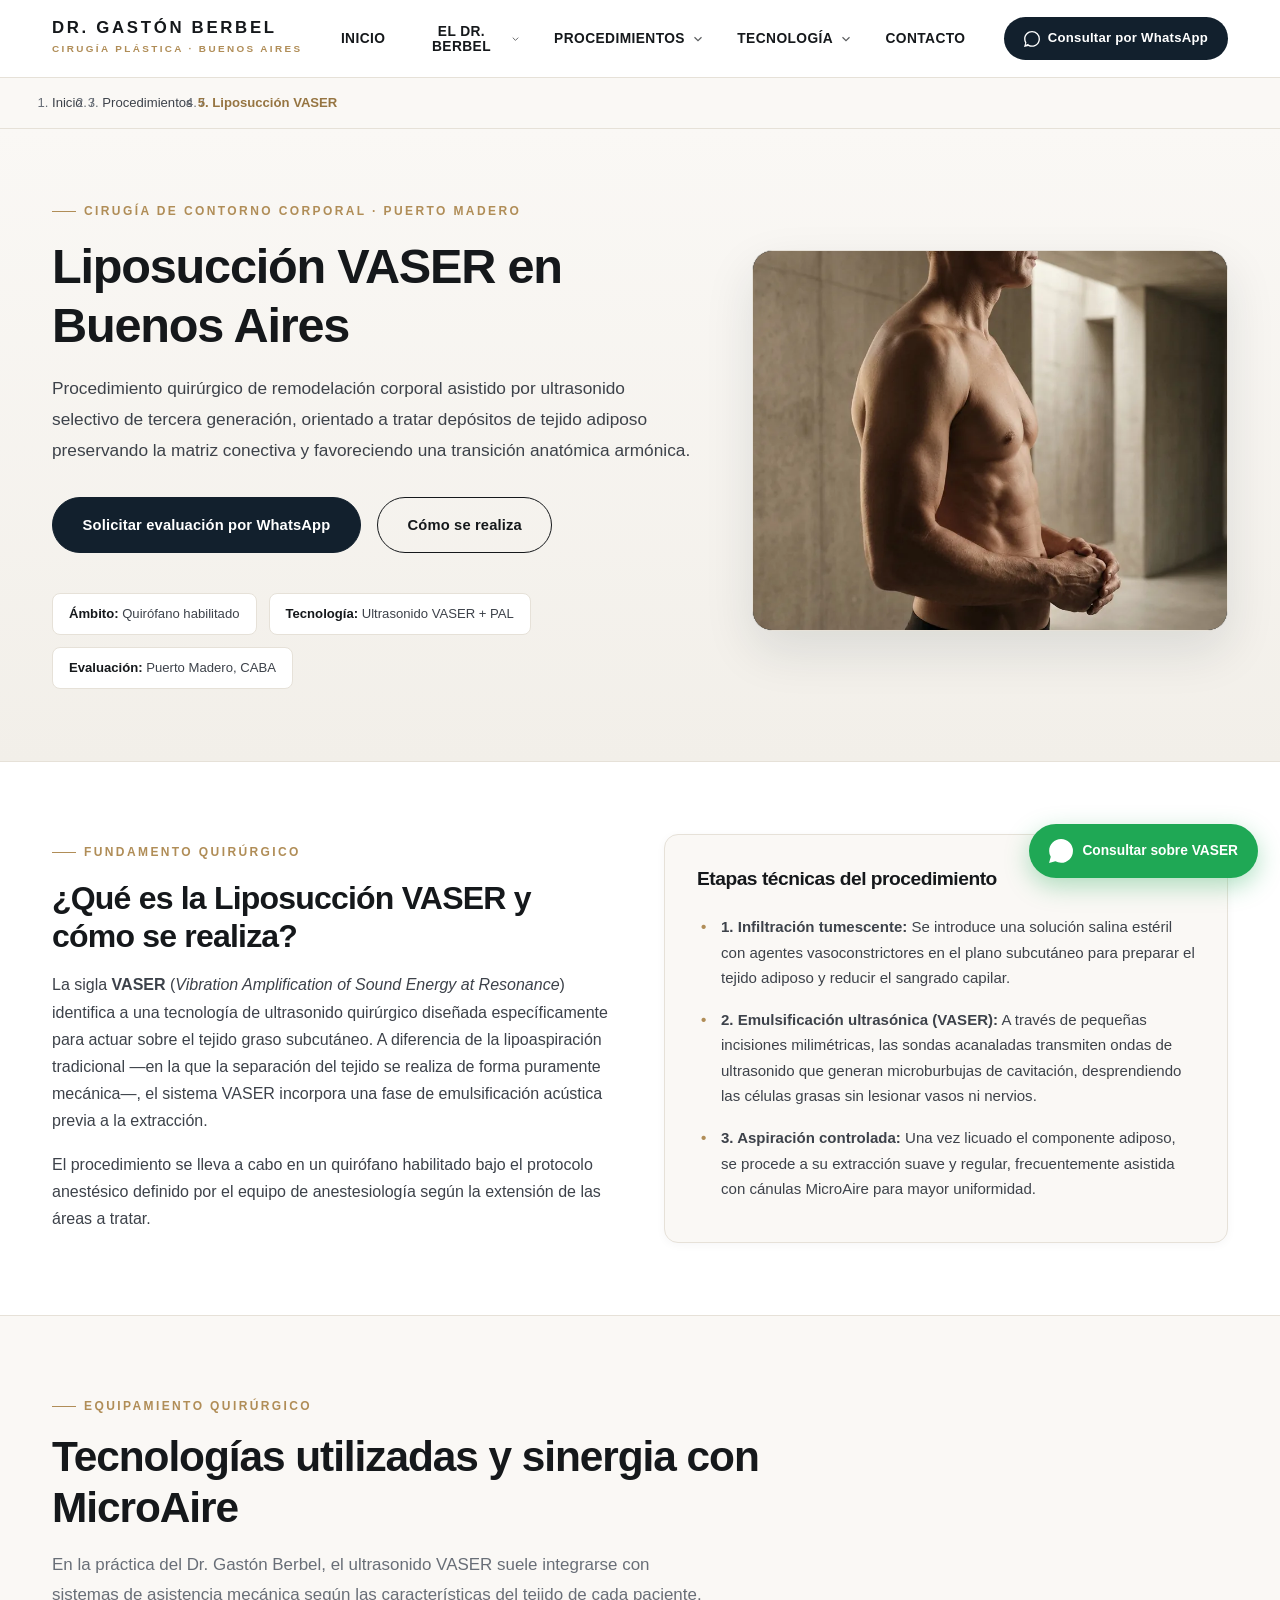
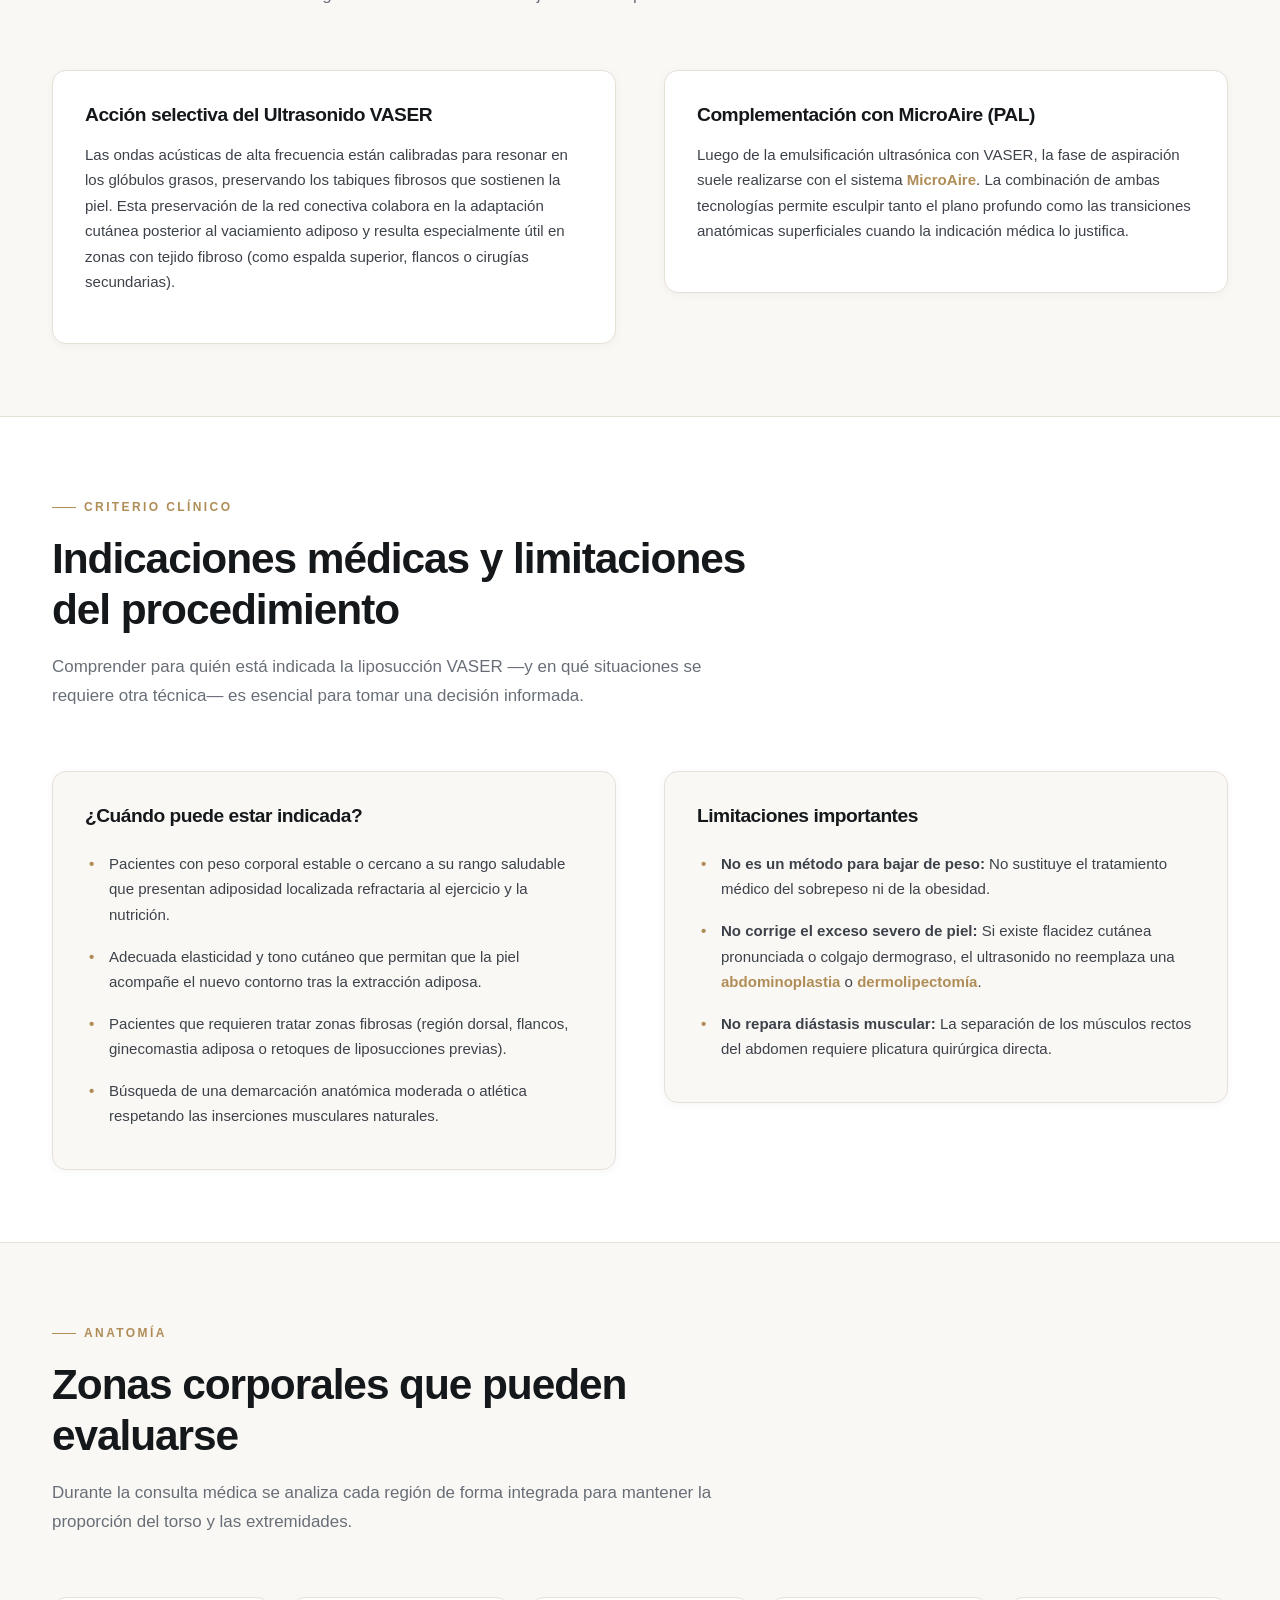
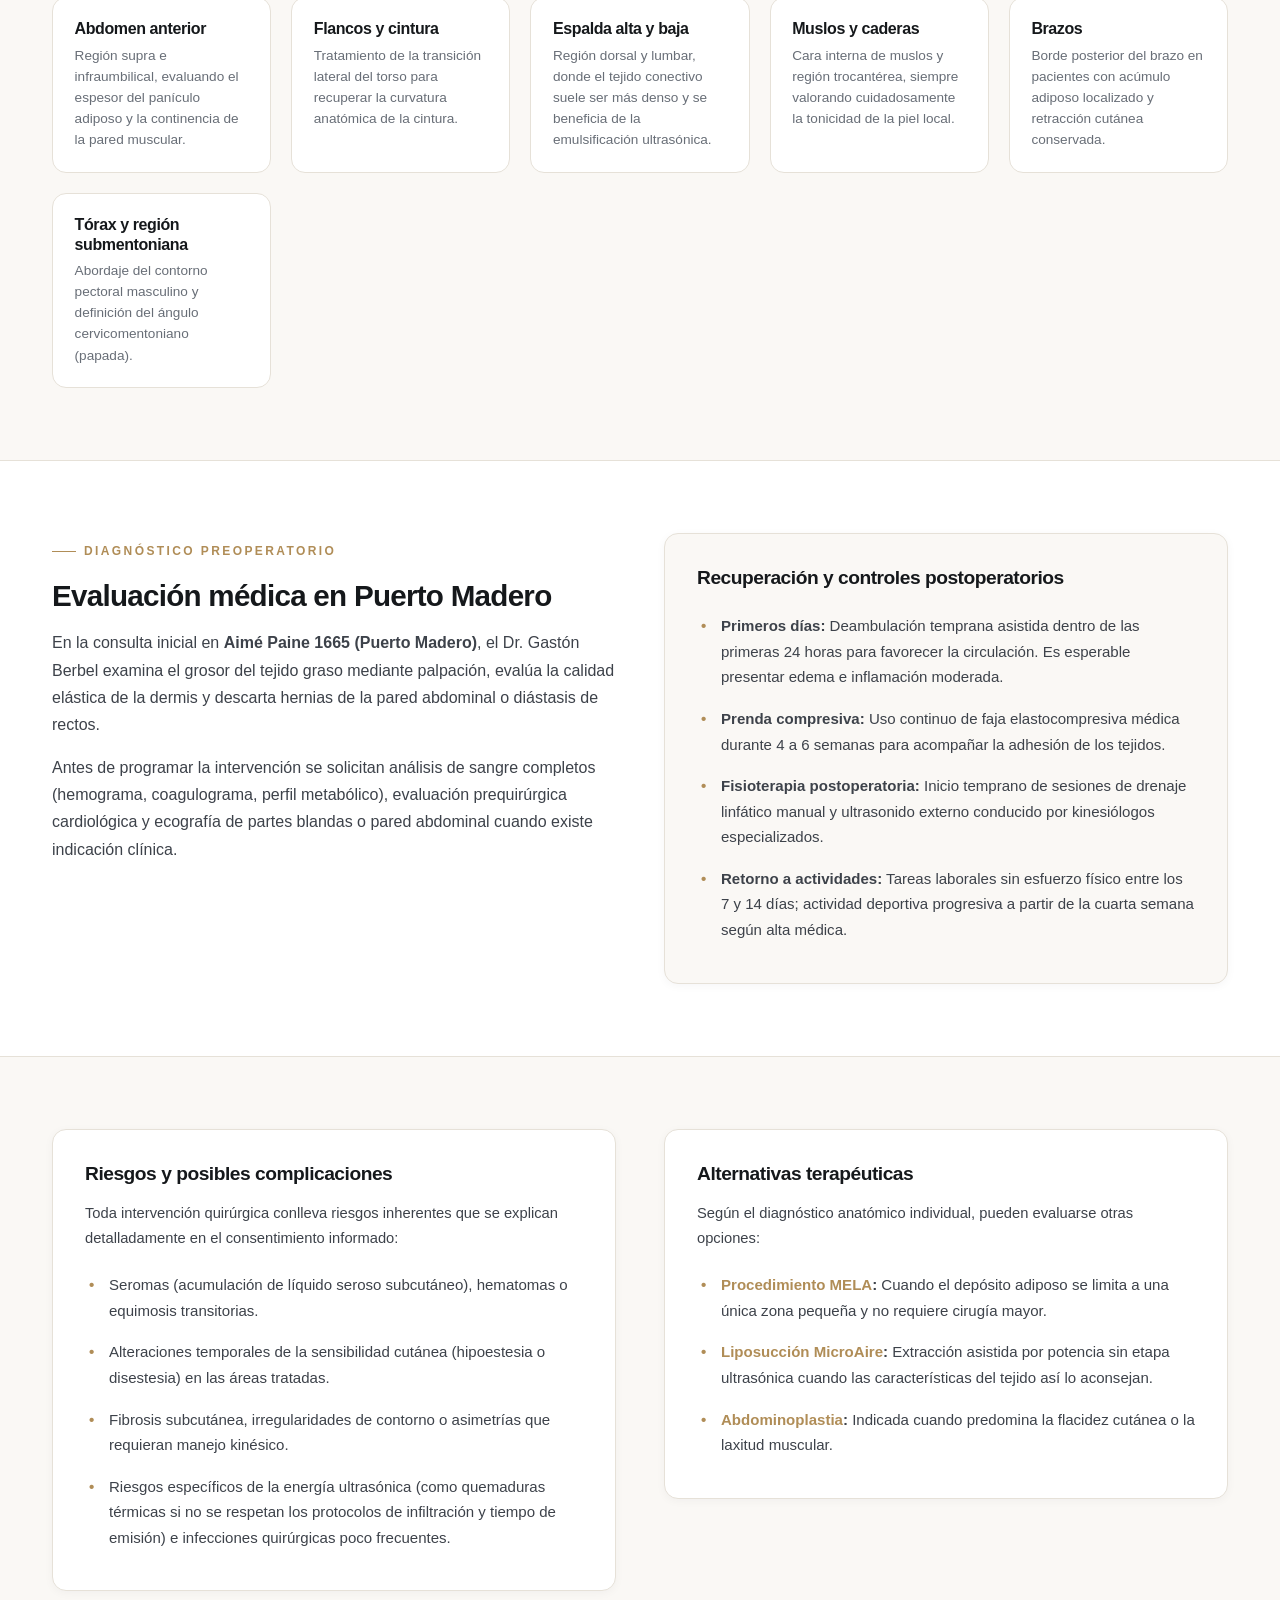
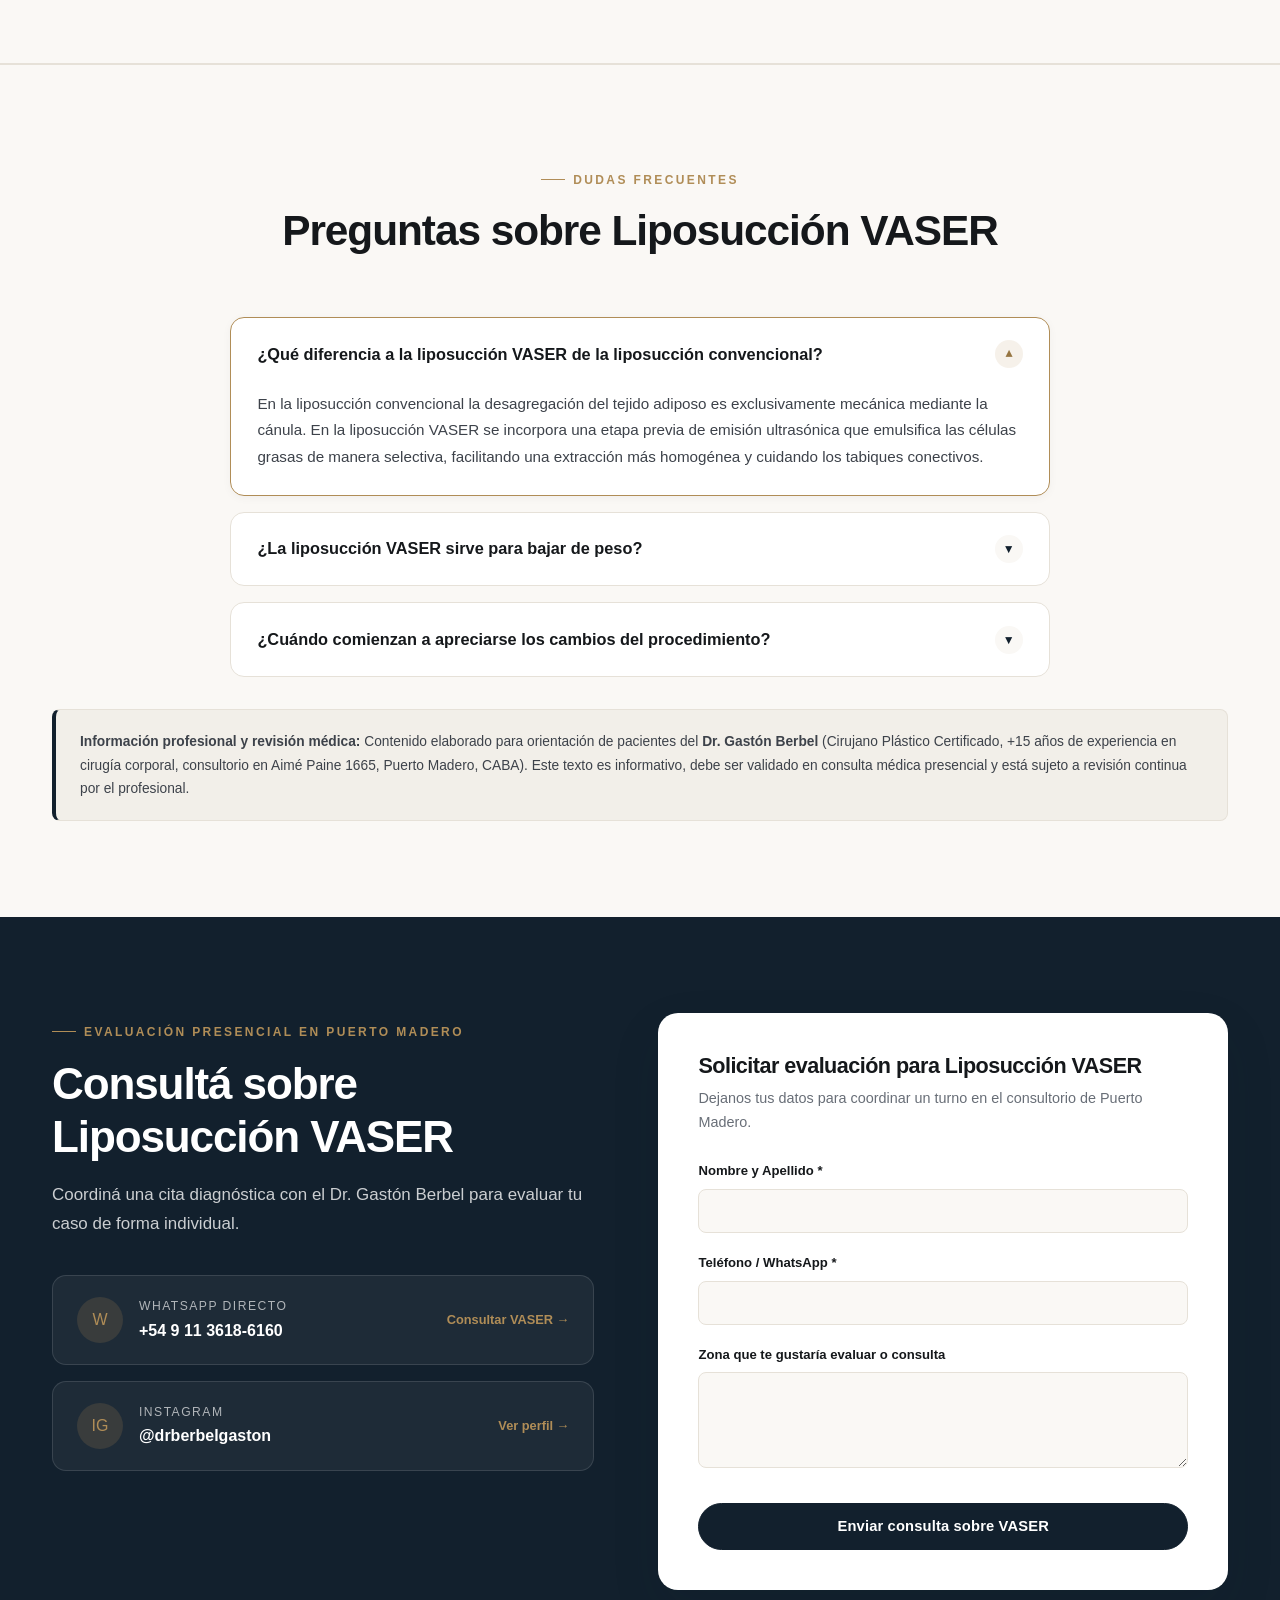
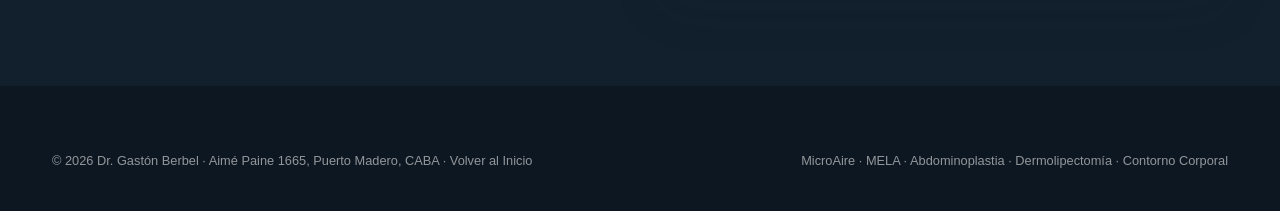
<file: liposuccion-vaser-buenos-aires/index.html>
<!DOCTYPE html>
<html lang="es-AR">
<head>
    <meta charset="UTF-8">
    <meta name="viewport" content="width=device-width, initial-scale=1.0">
    <!-- Google tag (gtag.js) - GA4 -->
    <script async src="https://www.googletagmanager.com/gtag/js?id=G-EL6N4KS1KM"></script>
    <script>
      window.dataLayer = window.dataLayer || [];
      function gtag(){dataLayer.push(arguments);}
      gtag('js', new Date());
      gtag('config', 'G-EL6N4KS1KM');
    </script>
    <meta http-equiv="Content-Security-Policy" content="default-src 'self'; script-src 'self' 'unsafe-inline' https://connect.facebook.net https://www.googletagmanager.com; style-src 'self' 'unsafe-inline' https://fonts.googleapis.com; font-src 'self' https://fonts.gstatic.com; img-src 'self' data: https://agustinlago88.github.io https://gastonberbel.com.ar https://www.facebook.com https://*.google-analytics.com https://*.googletagmanager.com; frame-src https://maps.google.com https://www.google.com; connect-src 'self' https://www.facebook.com https://*.google-analytics.com https://*.analytics.google.com https://*.googletagmanager.com; media-src 'self';">

    <title>Liposucción VASER en Buenos Aires | Dr. Gastón Berbel</title>
    <meta name="description" content="Liposucción VASER en Buenos Aires con el Dr. Gastón Berbel. Evaluación médica personalizada en Puerto Madero: qué es, cómo actúa el ultrasonido, indicaciones y recuperación.">
    <meta name="author" content="Dr. Gastón Berbel">
    <meta name="robots" content="index, follow, max-snippet:-1, max-image-preview:large">
    <link rel="canonical" href="https://gastonberbel.com.ar/liposuccion-vaser-buenos-aires/">
    <link rel="sitemap" type="application/xml" href="/sitemap.xml">
    <link rel="alternate" type="text/markdown" href="/llms.txt" title="Contexto Semántico IA — Dr. Gastón Berbel">

    <!-- Open Graph -->
    <meta property="og:type" content="article">
    <meta property="og:url" content="https://gastonberbel.com.ar/liposuccion-vaser-buenos-aires/">
    <meta property="og:site_name" content="Dr. Gastón Berbel — Cirugía Plástica y Contorno Corporal">
    <meta property="og:title" content="Liposucción VASER en Buenos Aires | Dr. Gastón Berbel">
    <meta property="og:description" content="Información médica detallada sobre Liposucción asistida por ultrasonido VASER en Puerto Madero, Buenos Aires. Indicaciones, zonas tratables y cuidados postoperatorios.">
    <meta property="og:image" content="https://gastonberbel.com.ar/images/proc-vaser.jpg">
    <meta property="og:image:width" content="900">
    <meta property="og:image:height" content="672">
    <meta property="og:image:alt" content="Liposucción VASER en Buenos Aires — Dr. Gastón Berbel">
    <meta property="og:locale" content="es_AR">

    <!-- Twitter Card -->
    <meta name="twitter:card" content="summary_large_image">
    <meta name="twitter:title" content="Liposucción VASER en Buenos Aires | Dr. Gastón Berbel">
    <meta name="twitter:description" content="Evaluación médica para Liposucción VASER en Puerto Madero, CABA. Tecnología ultrasónica selectiva, alcances y recuperación.">
    <meta name="twitter:image" content="https://gastonberbel.com.ar/images/proc-vaser.jpg">

    <meta name="theme-color" content="#12202d">

    <link rel="preconnect" href="https://fonts.googleapis.com">
    <link rel="preconnect" href="https://fonts.gstatic.com" crossorigin>
    <link href="https://fonts.googleapis.com/css2?family=Sora:wght@500;600;700&family=Manrope:wght@400;500;600;700&display=swap" rel="stylesheet">
    <link rel="icon" type="image/svg+xml" href="data:image/svg+xml,<svg xmlns='http://www.w3.org/2000/svg' viewBox='0 0 100 100'><rect width='100' height='100' rx='20' fill='%2312202d'/><text x='50' y='66' font-family='serif' font-size='48' fill='%23b08d57' text-anchor='middle'>GB</text></svg>">
    <link rel="preload" as="image" href="../images/proc-vaser.webp" type="image/webp" fetchpriority="high">
    <link rel="stylesheet" href="../styles.css">

    <script type="application/ld+json">
    {
        "@context": "https://schema.org",
        "@graph": [
            {
                "@type": "WebPage",
                "@id": "https://gastonberbel.com.ar/liposuccion-vaser-buenos-aires/#webpage",
                "url": "https://gastonberbel.com.ar/liposuccion-vaser-buenos-aires/",
                "name": "Liposucción VASER en Buenos Aires | Dr. Gastón Berbel",
                "description": "Guía médica sobre Liposucción VASER en Buenos Aires: funcionamiento del ultrasonido selectivo, indicaciones clínicas, recuperación y evaluación en Puerto Madero.",
                "isPartOf": { "@id": "https://gastonberbel.com.ar/#website" },
                "breadcrumb": { "@id": "https://gastonberbel.com.ar/liposuccion-vaser-buenos-aires/#breadcrumb" },
                "about": { "@id": "https://gastonberbel.com.ar/liposuccion-vaser-buenos-aires/#service" },
                "inLanguage": "es-AR"
            },
            {
                "@type": "BreadcrumbList",
                "@id": "https://gastonberbel.com.ar/liposuccion-vaser-buenos-aires/#breadcrumb",
                "itemListElement": [
                    { "@type": "ListItem", "position": 1, "name": "Inicio", "item": "https://gastonberbel.com.ar/" },
                    { "@type": "ListItem", "position": 2, "name": "Procedimientos", "item": "https://gastonberbel.com.ar/#procedimientos" },
                    { "@type": "ListItem", "position": 3, "name": "Liposucción VASER", "item": "https://gastonberbel.com.ar/liposuccion-vaser-buenos-aires/" }
                ]
            },
            {
                "@type": ["Service", "MedicalProcedure"],
                "@id": "https://gastonberbel.com.ar/liposuccion-vaser-buenos-aires/#service",
                "name": "Liposucción VASER en Buenos Aires",
                "procedureType": "https://schema.org/SurgicalProcedure",
                "bodyLocation": "Abdomen, flancos, espalda, cintura, tórax, muslos, brazos, región submentoniana",
                "description": "Procedimiento quirúrgico de remodelación del contorno corporal que emplea energía ultrasónica VASER para emulsificar selectivamente los adipocitos antes de su aspiración.",
                "provider": {
                    "@type": "Physician",
                    "@id": "https://gastonberbel.com.ar/#physician",
                    "name": "Dr. Gastón Berbel",
                    "telephone": "+5491136186160",
                    "address": {
                        "@type": "PostalAddress",
                        "streetAddress": "Aimé Paine 1665",
                        "addressLocality": "Puerto Madero",
                        "addressRegion": "CABA",
                        "postalCode": "C1107",
                        "addressCountry": "AR"
                    }
                }
            },
            {
                "@type": "FAQPage",
                "mainEntity": [
                    {
                        "@type": "Question",
                        "name": "¿Qué diferencia a la liposucción VASER de la liposucción convencional?",
                        "acceptedAnswer": {
                            "@type": "Answer",
                            "text": "En la liposucción convencional la desagregación del tejido adiposo es exclusivamente mecánica mediante la cánula. En la liposucción VASER se incorpora una etapa previa de emisión ultrasónica que emulsifica las células grasas de manera selectiva, facilitando una extracción más homogénea y cuidando los tabiques conectivos."
                        }
                    },
                    {
                        "@type": "Question",
                        "name": "¿La liposucción VASER sirve para bajar de peso?",
                        "acceptedAnswer": {
                            "@type": "Answer",
                            "text": "No. La liposucción VASER no es un tratamiento contra la obesidad ni reemplaza el descenso ponderal mediante nutrición y actividad física. Está indicada para modelar depósitos de grasa localizada resistentes a hábitos saludables en pacientes con un peso corporal estable."
                        }
                    },
                    {
                        "@type": "Question",
                        "name": "¿Cuánto dura el postoperatorio de una liposucción VASER?",
                        "acceptedAnswer": {
                            "@type": "Answer",
                            "text": "La reincorporación a tareas habituales de oficina suele ocurrir entre los 7 y 14 días según el número de zonas tratadas. El uso de faja compresiva y el drenaje linfático postoperatorio se extienden habitualmente durante 4 a 6 semanas, momento en el que disminuye gran parte del edema inicial."
                        }
                    }
                ]
            }
        ]
    }
    </script>
    <!-- Meta Pixel Code -->
    <script>
    !function(f,b,e,v,n,t,s)
    {if(f.fbq)return;n=f.fbq=function(){n.callMethod?
    n.callMethod.apply(n,arguments):n.queue.push(arguments)};
    if(!f._fbq)f._fbq=n;n.push=n;n.loaded=!0;n.version='2.0';
    n.queue=[];t=b.createElement(e);t.async=!0;
    t.src=v;s=b.getElementsByTagName(e)[0];
    s.parentNode.insertBefore(t,s)}(window, document,'script',
    'https://connect.facebook.net/en_US/fbevents.js');
    fbq('init', '1423106199481820');
    fbq('track', 'PageView');
    </script>
    <noscript><img height="1" width="1" style="display:none"
    src="https://www.facebook.com/tr?id=1423106199481820&ev=PageView&noscript=1"
    /></noscript>
    <!-- End Meta Pixel Code -->
</head>
<body>
    <a href="#contenido-principal" class="skip-link">Saltar al contenido principal</a>

    <!-- HEADER CON MEGA MENÚ FOTOGRÁFICO -->
    <header class="site-header">
        <nav class="nav-container" aria-label="Navegación principal">
            <a href="../" class="brand-logo" aria-label="Dr. Gastón Berbel — Inicio">
                <span class="brand-name">Dr. Gastón Berbel</span>
                <span class="brand-subtitle">Cirugía Plástica · Buenos Aires</span>
            </a>

            <ul class="nav-menu" id="nav-menu">
                <li class="nav-item"><a href="../" class="nav-link">Inicio</a></li>

                <li class="nav-item has-dropdown">
                    <button type="button" class="nav-link" aria-expanded="false" aria-haspopup="true">
                        El Dr. Berbel
                        <svg class="nav-chevron" viewBox="0 0 24 24" fill="none" stroke="currentColor" stroke-width="2" aria-hidden="true"><polyline points="6 9 12 15 18 9"/></svg>
                    </button>
                    <div class="dropdown-panel" role="region" aria-label="Submenú El Dr. Berbel">
                        <ul class="dropdown-list">
                            <li><a href="../#trayectoria"><span class="dropdown-item-title">Trayectoria</span><span class="dropdown-item-desc">Más de 15 años de experiencia quirúrgica</span></a></li>
                            <li><a href="../#formacion"><span class="dropdown-item-title">Formación profesional</span><span class="dropdown-item-desc">Credenciales y especialización</span></a></li>
                            <li><a href="../#filosofia"><span class="dropdown-item-title">Filosofía de trabajo</span><span class="dropdown-item-desc">Criterio médico y naturalidad</span></a></li>
                            <li><a href="../#equipo-medico"><span class="dropdown-item-title">Equipo médico</span><span class="dropdown-item-desc">Atención interdisciplinaria</span></a></li>
                        </ul>
                    </div>
                </li>

                <li class="nav-item has-mega">
                    <button type="button" class="nav-link" aria-expanded="false" aria-haspopup="true">
                        Procedimientos
                        <svg class="nav-chevron" viewBox="0 0 24 24" fill="none" stroke="currentColor" stroke-width="2" aria-hidden="true"><polyline points="6 9 12 15 18 9"/></svg>
                    </button>
                    <div class="mega-menu" role="region" aria-label="Menú visual de procedimientos">
                        <div class="mega-menu-inner">
                            <div class="mega-menu-header">
                                <span class="mega-menu-title">Especialidades en Cirugía Plástica y Contorno Corporal</span>
                                <a href="../#procedimientos" class="mega-menu-all">Ver todos los procedimientos →</a>
                            </div>
                            <div class="mega-grid">
                                <a href="../liposuccion-vaser-buenos-aires/" class="mega-card" aria-current="page">
                                    <div class="mega-card-media">
                                        <span class="mega-card-badge">Ultrasonido</span>
                                        <picture><source srcset="../images/proc-vaser.webp" type="image/webp"><img src="../images/proc-vaser.jpg" alt="Liposucción VASER" width="450" height="336" loading="lazy"></picture>
                                    </div>
                                    <div class="mega-card-body">
                                        <div class="mega-card-title">Liposucción VASER</div>
                                        <p class="mega-card-desc">Emulsificación selectiva por ultrasonido para definición anatómica.</p>
                                        <span class="mega-card-cta">Ver procedimiento →</span>
                                    </div>
                                </a>
                                <a href="../liposuccion-microaire-buenos-aires/" class="mega-card">
                                    <div class="mega-card-media">
                                        <span class="mega-card-badge">Sistema PAL</span>
                                        <picture><source srcset="../images/proc-microaire.webp" type="image/webp"><img src="../images/proc-microaire.jpg" alt="Liposucción MicroAire" width="450" height="336" loading="lazy"></picture>
                                    </div>
                                    <div class="mega-card-body">
                                        <div class="mega-card-title">Liposucción MicroAire</div>
                                        <p class="mega-card-desc">Asistencia vibratoria de precisión para extracción homogénea.</p>
                                        <span class="mega-card-cta">Ver procedimiento →</span>
                                    </div>
                                </a>
                                <a href="../mela-buenos-aires/" class="mega-card">
                                    <div class="mega-card-media">
                                        <span class="mega-card-badge">Ambulatorio</span>
                                        <picture><source srcset="../images/proc-mela.webp" type="image/webp"><img src="../images/proc-mela.jpg" alt="MELA" width="450" height="336" loading="lazy"></picture>
                                    </div>
                                    <div class="mega-card-body">
                                        <div class="mega-card-title">MELA</div>
                                        <p class="mega-card-desc">Mini Extracción Lipídica Ambulatoria para zonas localizadas.</p>
                                        <span class="mega-card-cta">Ver procedimiento →</span>
                                    </div>
                                </a>
                                <a href="../dermolipectomia-buenos-aires/" class="mega-card">
                                    <div class="mega-card-media">
                                        <span class="mega-card-badge">Reconstructiva</span>
                                        <picture><source srcset="../images/proc-dermolipectomia.webp" type="image/webp"><img src="../images/proc-dermolipectomia.jpg" alt="Dermolipectomía" width="450" height="336" loading="lazy"></picture>
                                    </div>
                                    <div class="mega-card-body">
                                        <div class="mega-card-title">Dermolipectomía</div>
                                        <p class="mega-card-desc">Resección de excedente cutáneo y adiposo ante flacidez.</p>
                                        <span class="mega-card-cta">Ver procedimiento →</span>
                                    </div>
                                </a>
                                <a href="../abdominoplastia-buenos-aires/" class="mega-card">
                                    <div class="mega-card-media">
                                        <span class="mega-card-badge">Pared Abdominal</span>
                                        <picture><source srcset="../images/proc-abdominoplastia.webp" type="image/webp"><img src="../images/proc-abdominoplastia.jpg" alt="Abdominoplastia" width="450" height="336" loading="lazy"></picture>
                                    </div>
                                    <div class="mega-card-body">
                                        <div class="mega-card-title">Abdominoplastia</div>
                                        <p class="mega-card-desc">Reconstrucción de la pared abdominal y plicatura muscular.</p>
                                        <span class="mega-card-cta">Ver procedimiento →</span>
                                    </div>
                                </a>
                                <a href="../contorno-corporal/" class="mega-card">
                                    <div class="mega-card-media">
                                        <span class="mega-card-badge">Integral</span>
                                        <picture><source srcset="../images/proc-contorno.webp" type="image/webp"><img src="../images/proc-contorno.jpg" alt="Contorno corporal" width="450" height="336" loading="lazy"></picture>
                                    </div>
                                    <div class="mega-card-body">
                                        <div class="mega-card-title">Contorno corporal</div>
                                        <p class="mega-card-desc">Planificación combinada de procedimientos corporales.</p>
                                        <span class="mega-card-cta">Ver procedimiento →</span>
                                    </div>
                                </a>
                            </div>
                        </div>
                    </div>
                </li>

                <li class="nav-item has-dropdown">
                    <button type="button" class="nav-link" aria-expanded="false" aria-haspopup="true">
                        Tecnología
                        <svg class="nav-chevron" viewBox="0 0 24 24" fill="none" stroke="currentColor" stroke-width="2" aria-hidden="true"><polyline points="6 9 12 15 18 9"/></svg>
                    </button>
                    <div class="dropdown-panel" role="region" aria-label="Submenú Tecnología">
                        <ul class="dropdown-list">
                            <li><a href="#tecnologia"><span class="dropdown-item-title">Tecnología VASER</span><span class="dropdown-item-desc">Ultrasonido selectivo en esta página</span></a></li>
                            <li><a href="../liposuccion-microaire-buenos-aires/#tecnologia"><span class="dropdown-item-title">Tecnología MicroAire</span><span class="dropdown-item-desc">Sistema asistido por potencia (PAL)</span></a></li>
                            <li><a href="../mela-buenos-aires/#tecnologia"><span class="dropdown-item-title">Tecnología en MELA</span><span class="dropdown-item-desc">Instrumental de extracción ambulatoria</span></a></li>
                        </ul>
                    </div>
                </li>

                <li class="nav-item"><a href="#consulta" class="nav-link">Contacto</a></li>
            </ul>

            <div class="nav-cta-wrapper">
                <a href="https://wa.me/5491136186160?text=Hola%20Dr.%20Berbel%2C%20quisiera%20solicitar%20una%20evaluaci%C3%B3n%20para%20Liposucci%C3%B3n%20VASER%20en%20Puerto%20Madero.&utm_source=website&utm_medium=organic&utm_campaign=landing-vaser&utm_content=header-whatsapp"
                   target="_blank" rel="noopener" class="header-wa-btn">
                    <svg width="16" height="16" viewBox="0 0 24 24" fill="currentColor" aria-hidden="true"><path d="M.057 24l1.687-6.163a11.867 11.867 0 0 1-1.587-5.946C.16 5.335 5.495 0 12.05 0a11.817 11.817 0 0 1 8.413 3.488 11.824 11.824 0 0 1 3.48 8.414c-.003 6.557-5.338 11.892-11.893 11.892a11.9 11.9 0 0 1-5.688-1.448L.057 24zm6.597-3.807c1.676.995 3.276 1.591 5.392 1.592 5.448 0 9.886-4.434 9.889-9.885.002-5.462-4.415-9.89-9.881-9.892-5.452 0-9.887 4.434-9.889 9.884a9.86 9.86 0 0 0 1.51 5.26l-.999 3.648 3.978-1.607z"/></svg>
                    <span class="wa-text-desktop">Consultar por WhatsApp</span>
                </a>
                <button type="button" class="menu-toggle" aria-label="Abrir menú de navegación" aria-expanded="false" aria-controls="nav-menu">
                    <span></span><span></span><span></span>
                </button>
            </div>
        </nav>
    </header>

    <!-- Breadcrumb -->
    <nav class="breadcrumb-bar" aria-label="Breadcrumb">
        <div class="container">
            <ol class="breadcrumb-list">
                <li><a href="../">Inicio</a></li>
                <li aria-hidden="true">/</li>
                <li><a href="../#procedimientos">Procedimientos</a></li>
                <li aria-hidden="true">/</li>
                <li class="breadcrumb-current" aria-current="page">Liposucción VASER</li>
            </ol>
        </div>
    </nav>

    <main id="contenido-principal">
        <!-- 1. HERO ESPECÍFICO -->
        <section class="landing-hero">
            <div class="container">
                <div class="landing-hero-grid">
                    <div>
                        <span class="eyebrow">Cirugía de Contorno Corporal · Puerto Madero</span>
                        <h1>Liposucción VASER en Buenos Aires</h1>
                        <p class="landing-hero-lead">
                            Procedimiento quirúrgico de remodelación corporal asistido por ultrasonido selectivo de tercera generación, orientado a tratar depósitos de tejido adiposo preservando la matriz conectiva y favoreciendo una transición anatómica armónica.
                        </p>
                        <div class="hero-actions">
                            <a href="https://wa.me/5491136186160?text=Hola%20Dr.%20Berbel%2C%20estoy%20viendo%20la%20p%C3%A1gina%20de%20Liposucci%C3%B3n%20VASER%20y%20quisiera%20coordinar%20una%20consulta%20de%20evaluaci%C3%B3n.&utm_source=website&utm_medium=organic&utm_campaign=landing-vaser&utm_content=hero-whatsapp"
                               target="_blank" rel="noopener" class="btn btn-primary">Solicitar evaluación por WhatsApp</a>
                            <a href="#que-es" class="btn btn-secondary">Cómo se realiza</a>
                        </div>
                        <div class="landing-meta-pills">
                            <div class="meta-pill"><strong>Ámbito:</strong> Quirófano habilitado</div>
                            <div class="meta-pill"><strong>Tecnología:</strong> Ultrasonido VASER + PAL</div>
                            <div class="meta-pill"><strong>Evaluación:</strong> Puerto Madero, CABA</div>
                        </div>
                    </div>
                    <div>
                        <div class="hero-portrait-frame" style="aspect-ratio: 4/3.2;">
                            <picture>
                                <source srcset="../images/proc-vaser.webp" type="image/webp">
                                <img src="../images/proc-vaser.jpg" alt="Liposucción VASER en Buenos Aires — Contorno corporal asistido por ultrasonido" width="900" height="672" fetchpriority="high">
                            </picture>
                        </div>
                    </div>
                </div>
            </div>
        </section>

        <!-- 2. INTRODUCCIÓN AL PROCEDIMIENTO & 3. QUÉ ES Y CÓMO SE REALIZA -->
        <section class="landing-section" id="que-es">
            <div class="container">
                <div class="two-col-medical">
                    <div>
                        <span class="eyebrow">Fundamento Quirúrgico</span>
                        <h2 style="font-size: 2rem; margin-bottom: 1rem;">¿Qué es la Liposucción VASER y cómo se realiza?</h2>
                        <p style="margin-bottom: 1rem;">
                            La sigla <strong>VASER</strong> (<em>Vibration Amplification of Sound Energy at Resonance</em>) identifica a una tecnología de ultrasonido quirúrgico diseñada específicamente para actuar sobre el tejido graso subcutáneo. A diferencia de la lipoaspiración tradicional —en la que la separación del tejido se realiza de forma puramente mecánica—, el sistema VASER incorpora una fase de emulsificación acústica previa a la extracción.
                        </p>
                        <p>
                            El procedimiento se lleva a cabo en un quirófano habilitado bajo el protocolo anestésico definido por el equipo de anestesiología según la extensión de las áreas a tratar.
                        </p>
                    </div>

                    <div class="medical-card">
                        <h3>Etapas técnicas del procedimiento</h3>
                        <ul class="medical-list">
                            <li><strong>1. Infiltración tumescente:</strong> Se introduce una solución salina estéril con agentes vasoconstrictores en el plano subcutáneo para preparar el tejido adiposo y reducir el sangrado capilar.</li>
                            <li><strong>2. Emulsificación ultrasónica (VASER):</strong> A través de pequeñas incisiones milimétricas, las sondas acanaladas transmiten ondas de ultrasonido que generan microburbujas de cavitación, desprendiendo las células grasas sin lesionar vasos ni nervios.</li>
                            <li><strong>3. Aspiración controlada:</strong> Una vez licuado el componente adiposo, se procede a su extracción suave y regular, frecuentemente asistida con cánulas MicroAire para mayor uniformidad.</li>
                        </ul>
                    </div>
                </div>
            </div>
        </section>

        <!-- 4. TECNOLOGÍAS UTILIZADAS -->
        <section class="landing-section alt" id="tecnologia">
            <div class="container">
                <div class="section-header left">
                    <span class="eyebrow">Equipamiento Quirúrgico</span>
                    <h2>Tecnologías utilizadas y sinergia con MicroAire</h2>
                    <p class="section-subtitle">En la práctica del Dr. Gastón Berbel, el ultrasonido VASER suele integrarse con sistemas de asistencia mecánica según las características del tejido de cada paciente.</p>
                </div>

                <div class="two-col-medical">
                    <div class="medical-card">
                        <h3>Acción selectiva del Ultrasonido VASER</h3>
                        <p style="margin-bottom: 1rem; font-size: 0.94rem;">
                            Las ondas acústicas de alta frecuencia están calibradas para resonar en los glóbulos grasos, preservando los tabiques fibrosos que sostienen la piel. Esta preservación de la red conectiva colabora en la adaptación cutánea posterior al vaciamiento adiposo y resulta especialmente útil en zonas con tejido fibroso (como espalda superior, flancos o cirugías secundarias).
                        </p>
                    </div>
                    <div class="medical-card">
                        <h3>Complementación con MicroAire (PAL)</h3>
                        <p style="margin-bottom: 1rem; font-size: 0.94rem;">
                            Luego de la emulsificación ultrasónica con VASER, la fase de aspiración suele realizarse con el sistema <a href="../liposuccion-microaire-buenos-aires/" style="color: var(--accent); font-weight: 600;">MicroAire</a>. La combinación de ambas tecnologías permite esculpir tanto el plano profundo como las transiciones anatómicas superficiales cuando la indicación médica lo justifica.
                        </p>
                    </div>
                </div>
            </div>
        </section>

        <!-- 5. INDICACIONES Y LIMITACIONES -->
        <section class="landing-section" id="indicaciones">
            <div class="container">
                <div class="section-header left">
                    <span class="eyebrow">Criterio Clínico</span>
                    <h2>Indicaciones médicas y limitaciones del procedimiento</h2>
                    <p class="section-subtitle">Comprender para quién está indicada la liposucción VASER —y en qué situaciones se requiere otra técnica— es esencial para tomar una decisión informada.</p>
                </div>

                <div class="two-col-medical">
                    <div class="medical-card">
                        <h3>¿Cuándo puede estar indicada?</h3>
                        <ul class="medical-list">
                            <li>Pacientes con peso corporal estable o cercano a su rango saludable que presentan adiposidad localizada refractaria al ejercicio y la nutrición.</li>
                            <li>Adecuada elasticidad y tono cutáneo que permitan que la piel acompañe el nuevo contorno tras la extracción adiposa.</li>
                            <li>Pacientes que requieren tratar zonas fibrosas (región dorsal, flancos, ginecomastia adiposa o retoques de liposucciones previas).</li>
                            <li>Búsqueda de una demarcación anatómica moderada o atlética respetando las inserciones musculares naturales.</li>
                        </ul>
                    </div>

                    <div class="medical-card">
                        <h3>Limitaciones importantes</h3>
                        <ul class="medical-list">
                            <li><strong>No es un método para bajar de peso:</strong> No sustituye el tratamiento médico del sobrepeso ni de la obesidad.</li>
                            <li><strong>No corrige el exceso severo de piel:</strong> Si existe flacidez cutánea pronunciada o colgajo dermograso, el ultrasonido no reemplaza una <a href="../abdominoplastia-buenos-aires/" style="color: var(--accent); font-weight: 600;">abdominoplastia</a> o <a href="../dermolipectomia-buenos-aires/" style="color: var(--accent); font-weight: 600;">dermolipectomía</a>.</li>
                            <li><strong>No repara diástasis muscular:</strong> La separación de los músculos rectos del abdomen requiere plicatura quirúrgica directa.</li>
                        </ul>
                    </div>
                </div>
            </div>
        </section>

        <!-- 6. ZONAS QUE PUEDEN EVALUARSE -->
        <section class="landing-section alt" id="zonas">
            <div class="container">
                <div class="section-header left">
                    <span class="eyebrow">Anatomía</span>
                    <h2>Zonas corporales que pueden evaluarse</h2>
                    <p class="section-subtitle">Durante la consulta médica se analiza cada región de forma integrada para mantener la proporción del torso y las extremidades.</p>
                </div>

                <div class="zones-grid">
                    <div class="zone-item">
                        <h3>Abdomen anterior</h3>
                        <p>Región supra e infraumbilical, evaluando el espesor del panículo adiposo y la continencia de la pared muscular.</p>
                    </div>
                    <div class="zone-item">
                        <h3>Flancos y cintura</h3>
                        <p>Tratamiento de la transición lateral del torso para recuperar la curvatura anatómica de la cintura.</p>
                    </div>
                    <div class="zone-item">
                        <h3>Espalda alta y baja</h3>
                        <p>Región dorsal y lumbar, donde el tejido conectivo suele ser más denso y se beneficia de la emulsificación ultrasónica.</p>
                    </div>
                    <div class="zone-item">
                        <h3>Muslos y caderas</h3>
                        <p>Cara interna de muslos y región trocantérea, siempre valorando cuidadosamente la tonicidad de la piel local.</p>
                    </div>
                    <div class="zone-item">
                        <h3>Brazos</h3>
                        <p>Borde posterior del brazo en pacientes con acúmulo adiposo localizado y retracción cutánea conservada.</p>
                    </div>
                    <div class="zone-item">
                        <h3>Tórax y región submentoniana</h3>
                        <p>Abordaje del contorno pectoral masculino y definición del ángulo cervicomentoniano (papada).</p>
                    </div>
                </div>
            </div>
        </section>

        <!-- 7. EVALUACIÓN MÉDICA & 8. RECUPERACIÓN Y CONTROLES -->
        <section class="landing-section" id="recuperacion">
            <div class="container">
                <div class="two-col-medical">
                    <div>
                        <span class="eyebrow">Diagnóstico Preoperatorio</span>
                        <h2 style="font-size: 1.85rem; margin-bottom: 1rem;">Evaluación médica en Puerto Madero</h2>
                        <p style="margin-bottom: 1rem;">
                            En la consulta inicial en <strong>Aimé Paine 1665 (Puerto Madero)</strong>, el Dr. Gastón Berbel examina el grosor del tejido graso mediante palpación, evalúa la calidad elástica de la dermis y descarta hernias de la pared abdominal o diástasis de rectos.
                        </p>
                        <p>
                            Antes de programar la intervención se solicitan análisis de sangre completos (hemograma, coagulograma, perfil metabólico), evaluación prequirúrgica cardiológica y ecografía de partes blandas o pared abdominal cuando existe indicación clínica.
                        </p>
                    </div>

                    <div class="medical-card">
                        <h3>Recuperación y controles postoperatorios</h3>
                        <ul class="medical-list">
                            <li><strong>Primeros días:</strong> Deambulación temprana asistida dentro de las primeras 24 horas para favorecer la circulación. Es esperable presentar edema e inflamación moderada.</li>
                            <li><strong>Prenda compresiva:</strong> Uso continuo de faja elastocompresiva médica durante 4 a 6 semanas para acompañar la adhesión de los tejidos.</li>
                            <li><strong>Fisioterapia postoperatoria:</strong> Inicio temprano de sesiones de drenaje linfático manual y ultrasonido externo conducido por kinesiólogos especializados.</li>
                            <li><strong>Retorno a actividades:</strong> Tareas laborales sin esfuerzo físico entre los 7 y 14 días; actividad deportiva progresiva a partir de la cuarta semana según alta médica.</li>
                        </ul>
                    </div>
                </div>
            </div>
        </section>

        <!-- 9. RIESGOS Y ALTERNATIVAS -->
        <section class="landing-section alt" id="riesgos">
            <div class="container">
                <div class="two-col-medical">
                    <div class="medical-card">
                        <h3>Riesgos y posibles complicaciones</h3>
                        <p style="font-size: 0.92rem; margin-bottom: 0.85rem;">
                            Toda intervención quirúrgica conlleva riesgos inherentes que se explican detalladamente en el consentimiento informado:
                        </p>
                        <ul class="medical-list">
                            <li>Seromas (acumulación de líquido seroso subcutáneo), hematomas o equimosis transitorias.</li>
                            <li>Alteraciones temporales de la sensibilidad cutánea (hipoestesia o disestesia) en las áreas tratadas.</li>
                            <li>Fibrosis subcutánea, irregularidades de contorno o asimetrías que requieran manejo kinésico.</li>
                            <li>Riesgos específicos de la energía ultrasónica (como quemaduras térmicas si no se respetan los protocolos de infiltración y tiempo de emisión) e infecciones quirúrgicas poco frecuentes.</li>
                        </ul>
                    </div>

                    <div class="medical-card">
                        <h3>Alternativas terapéuticas</h3>
                        <p style="font-size: 0.92rem; margin-bottom: 0.85rem;">
                            Según el diagnóstico anatómico individual, pueden evaluarse otras opciones:
                        </p>
                        <ul class="medical-list">
                            <li><strong><a href="../mela-buenos-aires/" style="color: var(--accent);">Procedimiento MELA</a>:</strong> Cuando el depósito adiposo se limita a una única zona pequeña y no requiere cirugía mayor.</li>
                            <li><strong><a href="../liposuccion-microaire-buenos-aires/" style="color: var(--accent);">Liposucción MicroAire</a>:</strong> Extracción asistida por potencia sin etapa ultrasónica cuando las características del tejido así lo aconsejan.</li>
                            <li><strong><a href="../abdominoplastia-buenos-aires/" style="color: var(--accent);">Abdominoplastia</a>:</strong> Indicada cuando predomina la flacidez cutánea o la laxitud muscular.</li>
                        </ul>
                    </div>
                </div>
            </div>
        </section>

        <!-- 10. PREGUNTAS FRECUENTES ESPECÍFICAS -->
        <section class="section-faq" id="faq">
            <div class="container">
                <div class="section-header">
                    <span class="eyebrow">Dudas Frecuentes</span>
                    <h2>Preguntas sobre Liposucción VASER</h2>
                </div>
                <div class="faq-container">
                    <div class="faq-item active">
                        <button type="button" class="faq-question" aria-expanded="true">
                            <span>¿Qué diferencia a la liposucción VASER de la liposucción convencional?</span>
                            <span class="faq-toggle" aria-hidden="true">▼</span>
                        </button>
                        <div class="faq-answer" role="region">
                            <p>En la liposucción convencional la desagregación del tejido adiposo es exclusivamente mecánica mediante la cánula. En la liposucción VASER se incorpora una etapa previa de emisión ultrasónica que emulsifica las células grasas de manera selectiva, facilitando una extracción más homogénea y cuidando los tabiques conectivos.</p>
                        </div>
                    </div>

                    <div class="faq-item">
                        <button type="button" class="faq-question" aria-expanded="false">
                            <span>¿La liposucción VASER sirve para bajar de peso?</span>
                            <span class="faq-toggle" aria-hidden="true">▼</span>
                        </button>
                        <div class="faq-answer" role="region">
                            <p>No. La liposucción VASER no es un tratamiento contra la obesidad ni reemplaza el descenso ponderal mediante nutrición y actividad física. Está indicada para modelar depósitos de grasa localizada resistentes a hábitos saludables en pacientes con un peso corporal estable.</p>
                        </div>
                    </div>

                    <div class="faq-item">
                        <button type="button" class="faq-question" aria-expanded="false">
                            <span>¿Cuándo comienzan a apreciarse los cambios del procedimiento?</span>
                            <span class="faq-toggle" aria-hidden="true">▼</span>
                        </button>
                        <div class="faq-answer" role="region">
                            <p>Durante las primeras semanas existe inflamación postoperatoria normal. La evolución del contorno comienza a apreciarse de forma progresiva a partir del primer mes, consolidándose entre los 3 y 6 meses posteriores a medida que cede el edema residual y se completa la acomodación tisular.</p>
                        </div>
                    </div>
                </div>

                <!-- 11. INFORMACIÓN DEL PROFESIONAL -->
                <div class="medical-review-banner">
                    <strong>Información profesional y revisión médica:</strong> Contenido elaborado para orientación de pacientes del <strong>Dr. Gastón Berbel</strong> (Cirujano Plástico Certificado, +15 años de experiencia en cirugía corporal, consultorio en Aimé Paine 1665, Puerto Madero, CABA). Este texto es informativo, debe ser validado en consulta médica presencial y está sujeto a revisión continua por el profesional.
                </div>
            </div>
        </section>

        <!-- 12. CTA A CONSULTA -->
        <section class="section-contact" id="consulta">
            <div class="container">
                <div class="contact-grid">
                    <div class="contact-info-col">
                        <span class="eyebrow">Evaluación Presencial en Puerto Madero</span>
                        <h2>Consultá sobre Liposucción VASER</h2>
                        <p class="section-subtitle">Coordiná una cita diagnóstica con el Dr. Gastón Berbel para evaluar tu caso de forma individual.</p>
                        <div class="contact-cards-list">
                            <a href="https://wa.me/5491136186160?text=Hola%20Dr.%20Berbel%2C%20quisiera%20agendar%20una%20consulta%20de%20evaluaci%C3%B3n%20para%20Liposucci%C3%B3n%20VASER%20en%20Puerto%20Madero.&utm_source=website&utm_medium=organic&utm_campaign=landing-vaser&utm_content=bottom-whatsapp"
                               target="_blank" rel="noopener" class="contact-channel-card">
                                <div class="contact-channel-left">
                                    <div class="contact-channel-icon" aria-hidden="true">W</div>
                                    <div>
                                        <div class="contact-channel-label">WhatsApp Directo</div>
                                        <div class="contact-channel-value">+54 9 11 3618-6160</div>
                                    </div>
                                </div>
                                <span class="contact-channel-action">Consultar VASER →</span>
                            </a>
                            <a href="https://www.instagram.com/drberbelgaston/" target="_blank" rel="noopener" class="contact-channel-card">
                                <div class="contact-channel-left">
                                    <div class="contact-channel-icon" aria-hidden="true">IG</div>
                                    <div>
                                        <div class="contact-channel-label">Instagram</div>
                                        <div class="contact-channel-value">@drberbelgaston</div>
                                    </div>
                                </div>
                                <span class="contact-channel-action">Ver perfil →</span>
                            </a>
                        </div>
                    </div>

                    <div class="contact-form-card">
                        <h3>Solicitar evaluación para Liposucción VASER</h3>
                        <p>Dejanos tus datos para coordinar un turno en el consultorio de Puerto Madero.</p>
                        <form class="medical-consult-form">
                            <div class="form-group">
                                <label for="nombre-vaser">Nombre y Apellido *</label>
                                <input type="text" id="nombre-vaser" name="nombre" class="form-control" required>
                            </div>
                            <div class="form-group">
                                <label for="telefono-vaser">Teléfono / WhatsApp *</label>
                                <input type="tel" id="telefono-vaser" name="telefono" class="form-control" required>
                            </div>
                            <input type="hidden" name="procedimiento" value="Liposucción VASER">
                            <div class="form-group">
                                <label for="mensaje-vaser">Zona que te gustaría evaluar o consulta</label>
                                <textarea id="mensaje-vaser" name="mensaje" class="form-control"></textarea>
                            </div>
                            <button type="submit" class="btn btn-primary form-submit-btn">Enviar consulta sobre VASER</button>
                            <div class="form-feedback" role="status" aria-live="polite"></div>
                        </form>
                    </div>
                </div>
            </div>
        </section>
    </main>

    <footer class="site-footer">
        <div class="container">
            <div class="footer-bottom" style="padding-top: 0;">
                <p>&copy; 2026 Dr. Gastón Berbel · Aimé Paine 1665, Puerto Madero, CABA · <a href="../">Volver al Inicio</a></p>
                <p><a href="../liposuccion-microaire-buenos-aires/">MicroAire</a> · <a href="../mela-buenos-aires/">MELA</a> · <a href="../abdominoplastia-buenos-aires/">Abdominoplastia</a> · <a href="../dermolipectomia-buenos-aires/">Dermolipectomía</a> · <a href="../contorno-corporal/">Contorno Corporal</a></p>
            </div>
        </div>
    </footer>

    <a href="https://wa.me/5491136186160?text=Hola%20Dr.%20Berbel%2C%20quisiera%20consultar%20sobre%20Liposucci%C3%B3n%20VASER.&utm_source=website&utm_medium=organic&utm_campaign=landing-vaser&utm_content=floating-btn"
       target="_blank" rel="noopener" class="whatsapp-float" aria-label="Consultar sobre Liposucción VASER por WhatsApp">
        <svg width="24" height="24" viewBox="0 0 24 24" fill="currentColor" aria-hidden="true"><path d="M.057 24l1.687-6.163a11.867 11.867 0 0 1-1.587-5.946C.16 5.335 5.495 0 12.05 0a11.817 11.817 0 0 1 8.413 3.488 11.824 11.824 0 0 1 3.48 8.414c-.003 6.557-5.338 11.892-11.893 11.892a11.9 11.9 0 0 1-5.688-1.448L.057 24z"/></svg>
        <span class="wa-float-label">Consultar sobre VASER</span>
    </a>

    <script src="../main.js" defer></script>
</body>
</html>
</file>
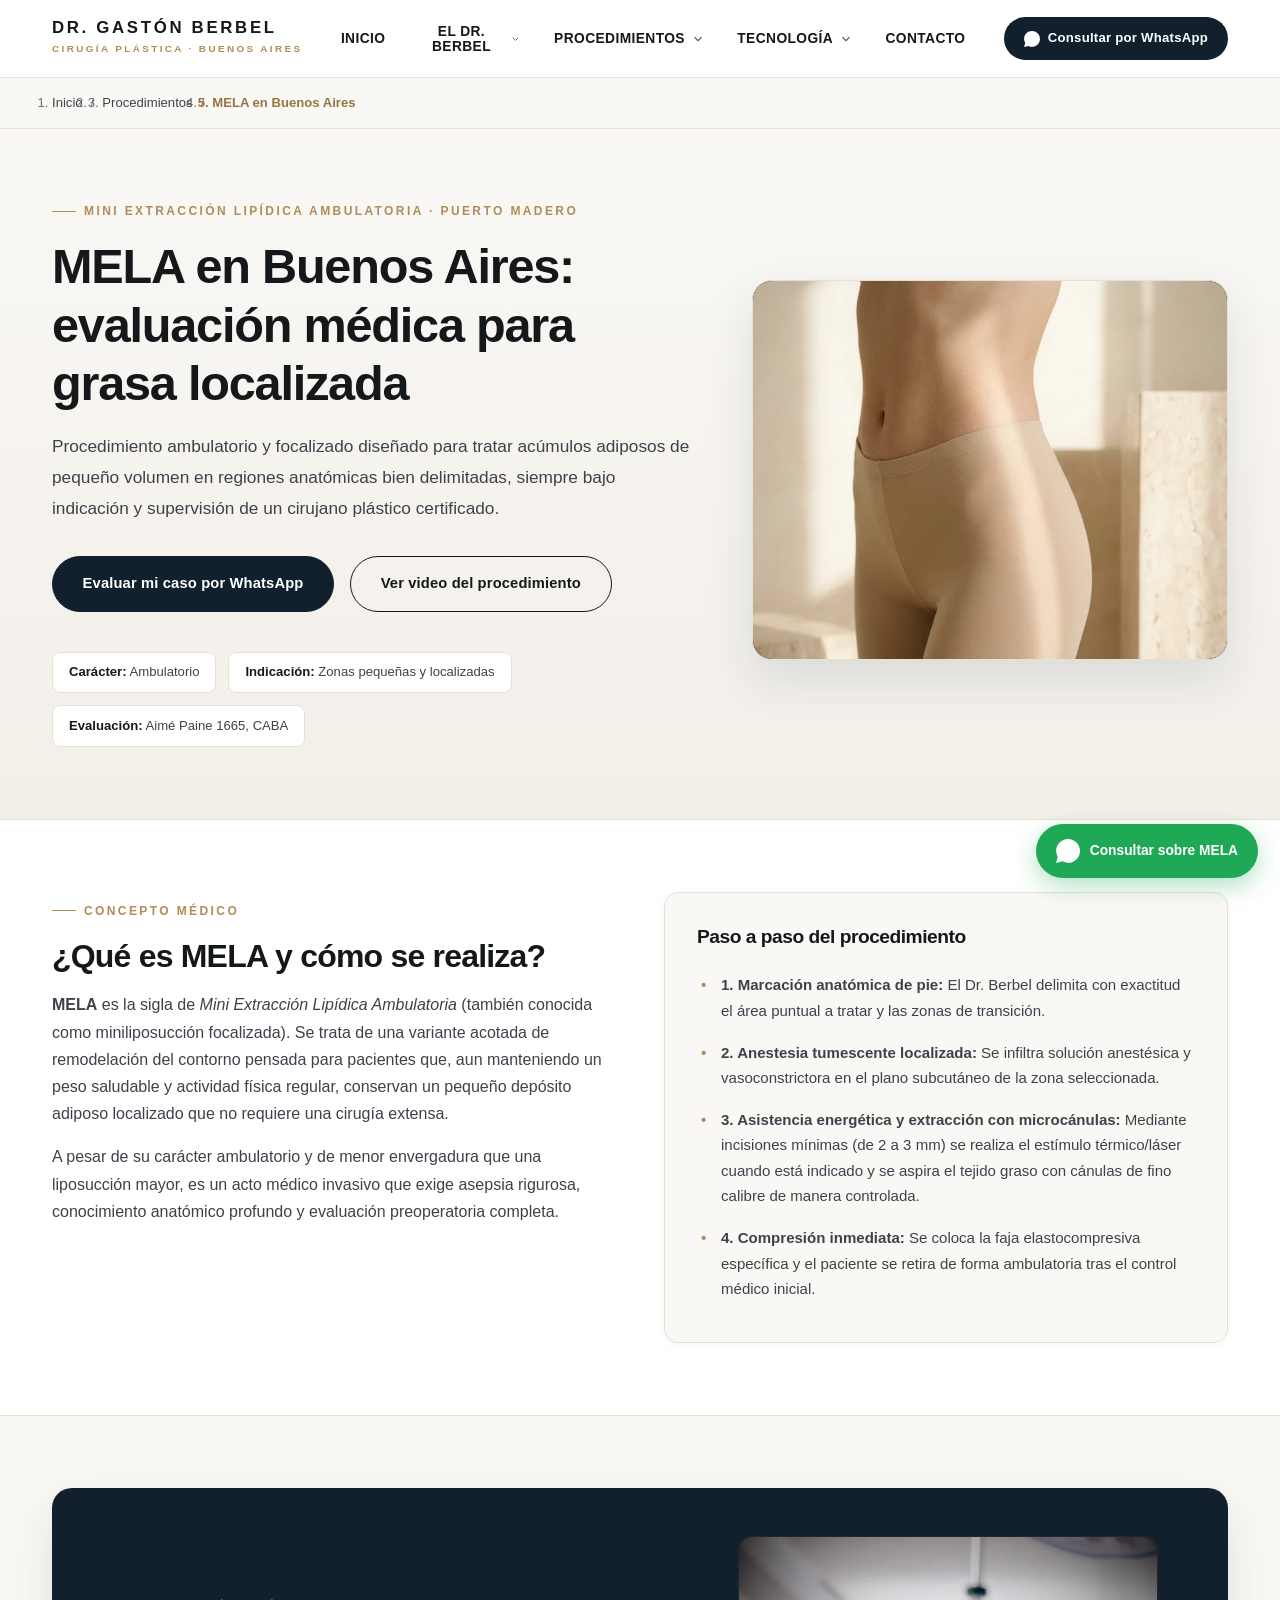
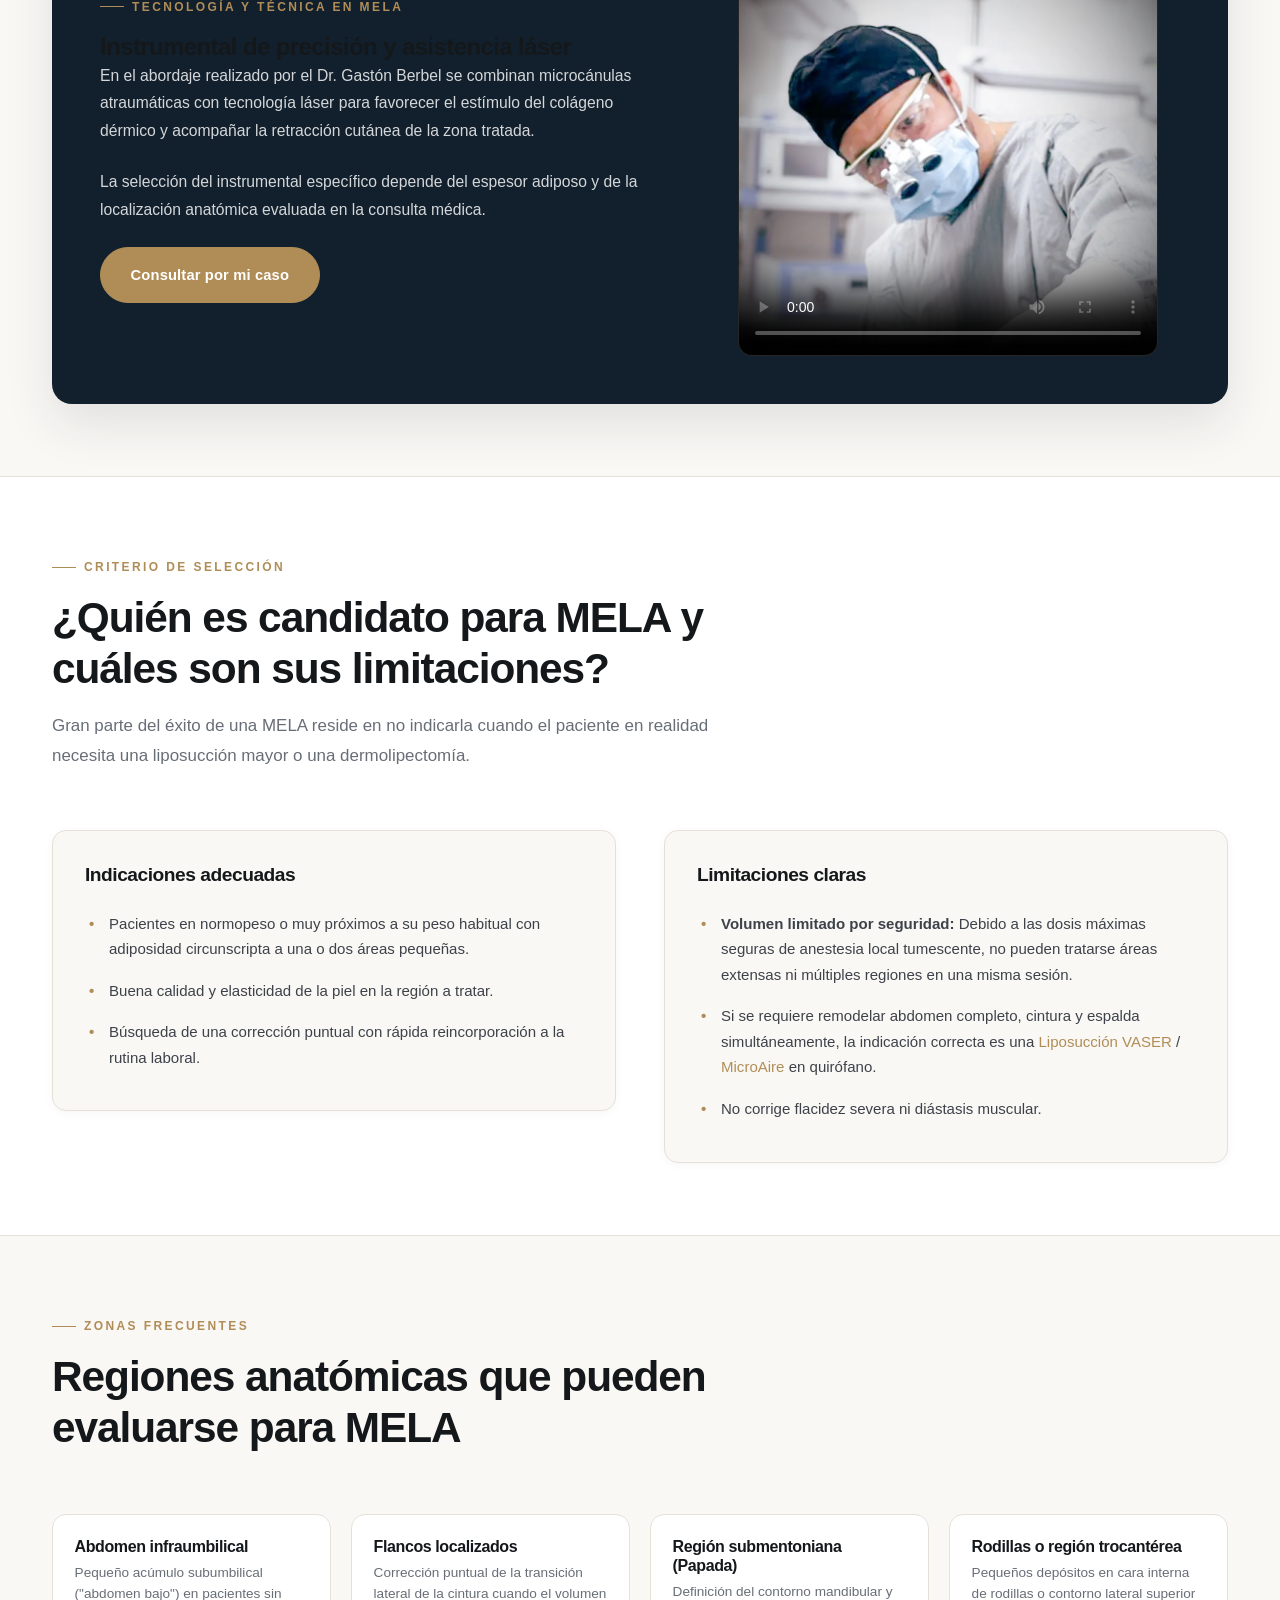
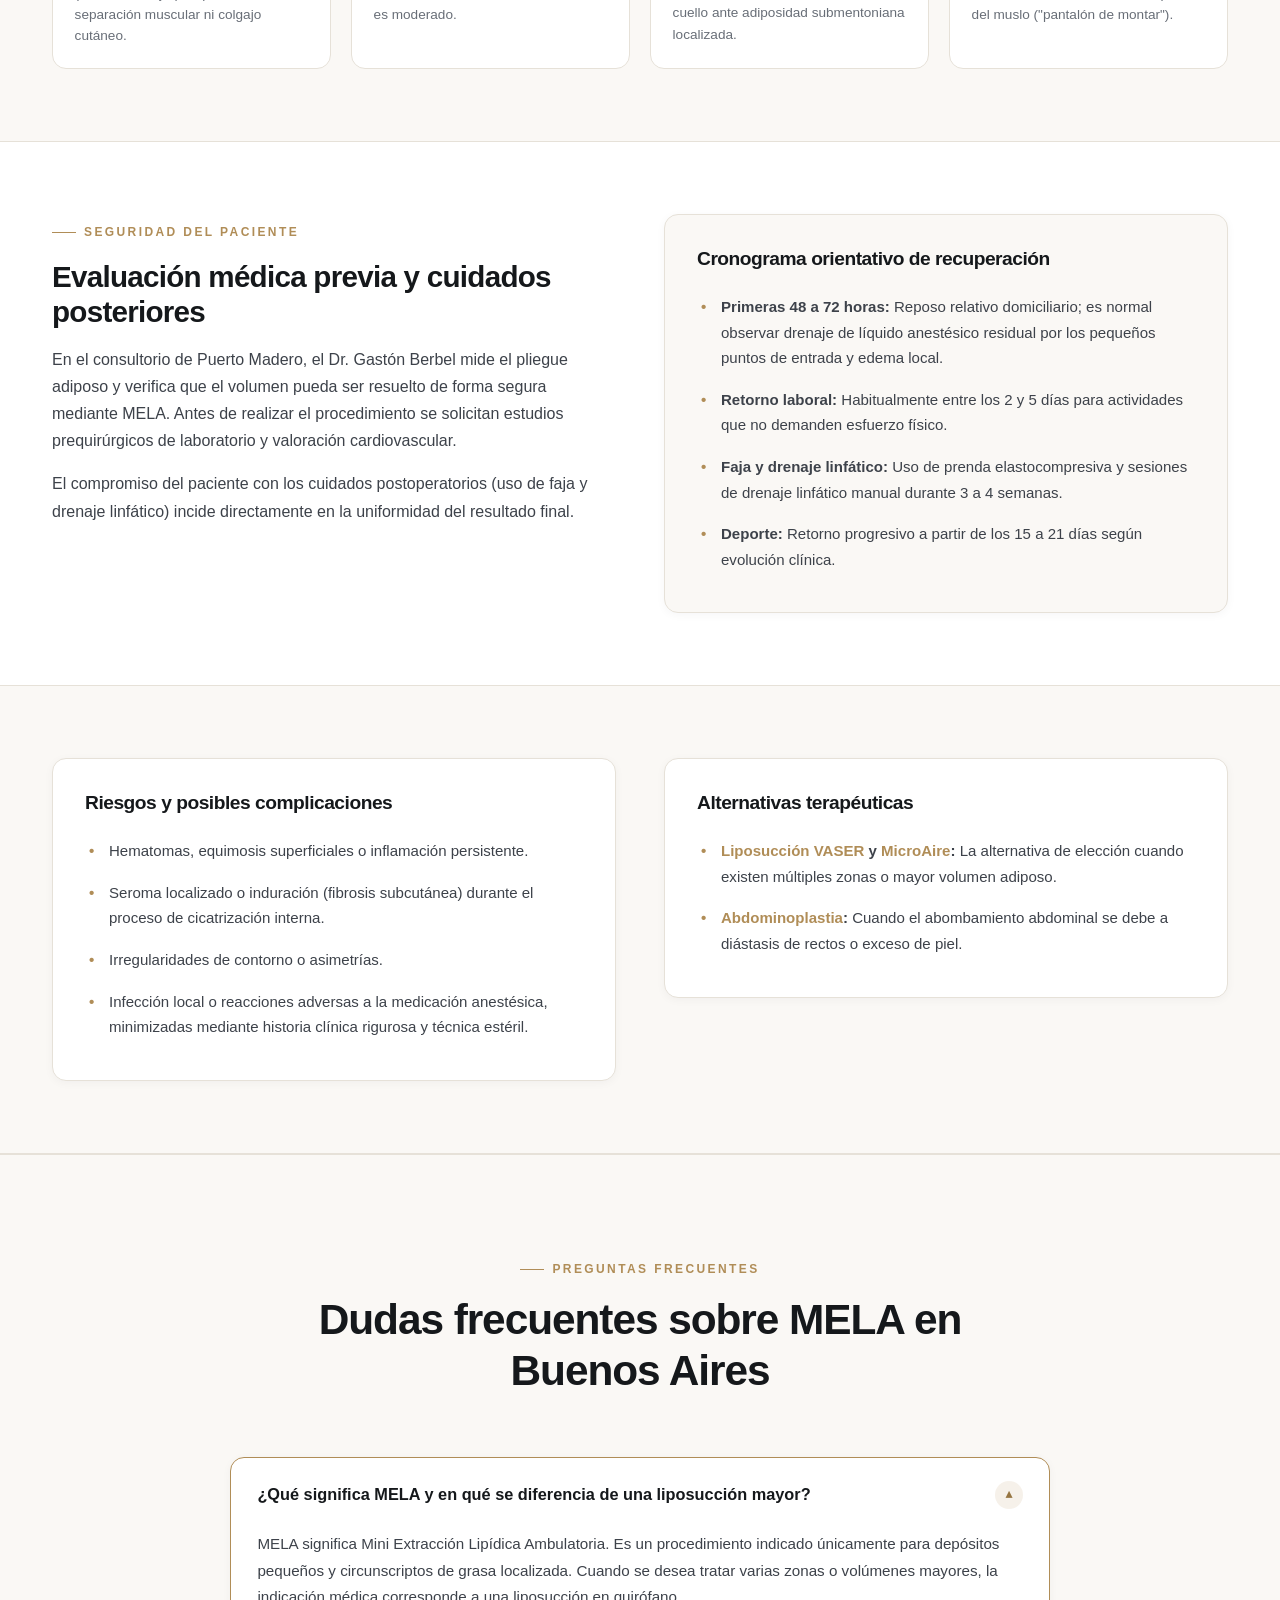
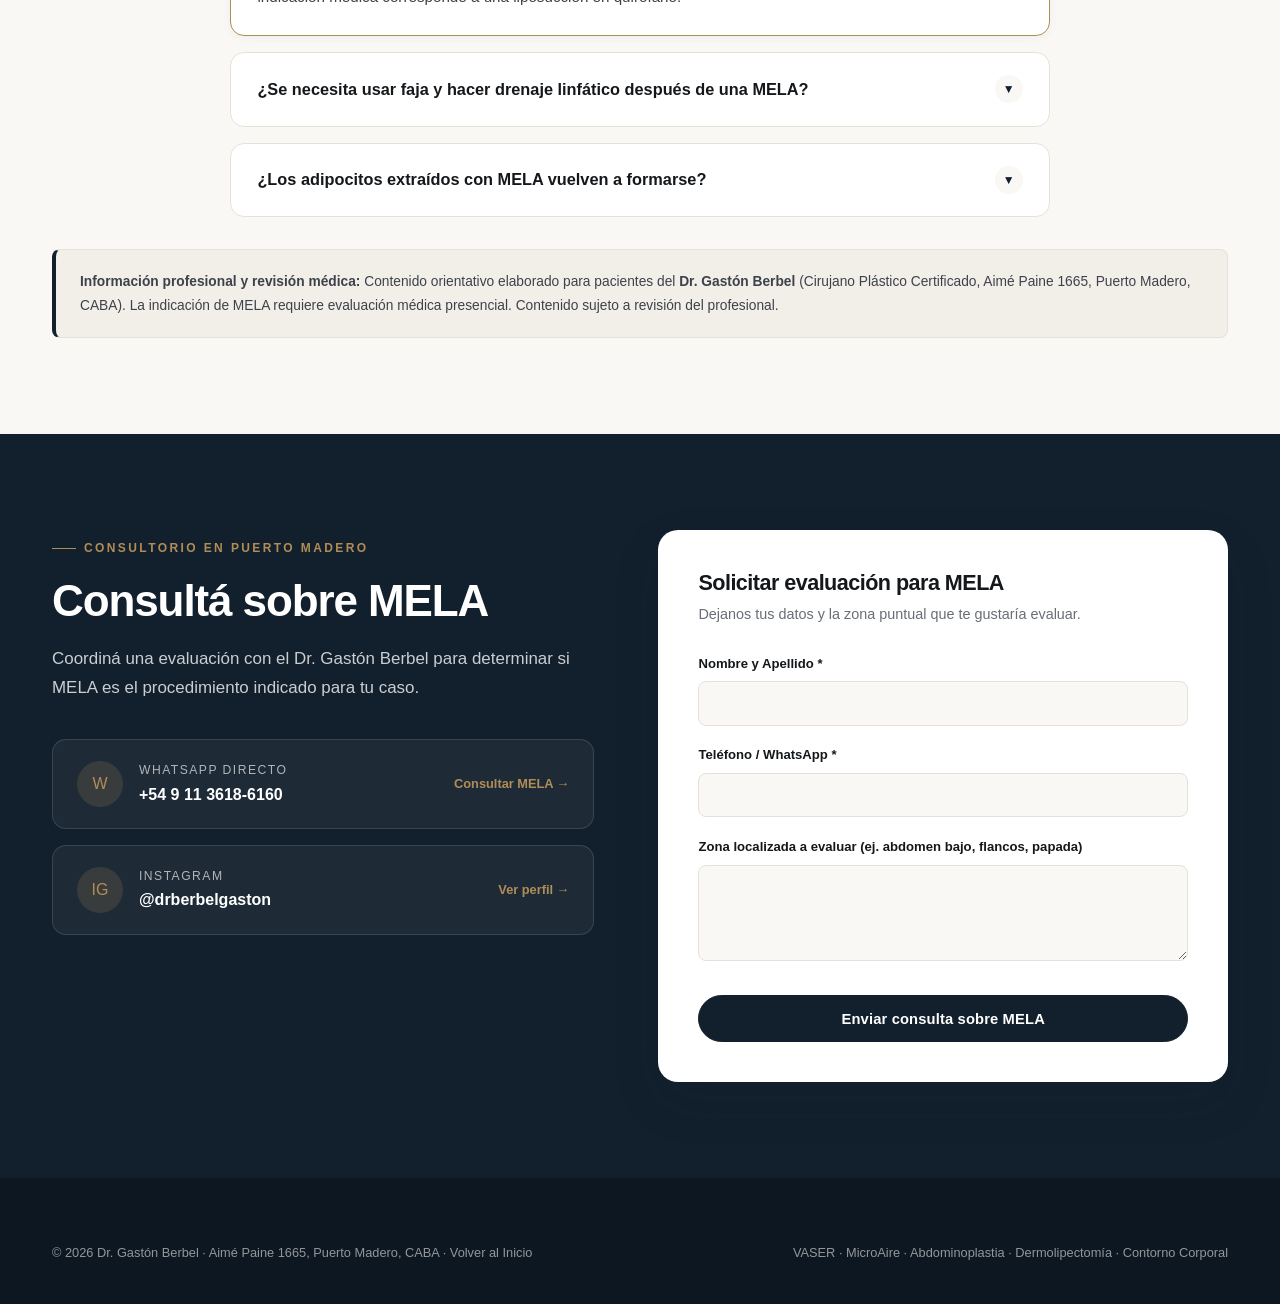
<file: mela-buenos-aires/index.html>
<!DOCTYPE html>
<html lang="es-AR">
<head>
    <meta charset="UTF-8">
    <meta name="viewport" content="width=device-width, initial-scale=1.0">
    <!-- Google tag (gtag.js) - GA4 -->
    <script async src="https://www.googletagmanager.com/gtag/js?id=G-EL6N4KS1KM"></script>
    <script>
      window.dataLayer = window.dataLayer || [];
      function gtag(){dataLayer.push(arguments);}
      gtag('js', new Date());
      gtag('config', 'G-EL6N4KS1KM');
    </script>
    <meta http-equiv="Content-Security-Policy" content="default-src 'self'; script-src 'self' 'unsafe-inline' https://connect.facebook.net https://www.googletagmanager.com; style-src 'self' 'unsafe-inline' https://fonts.googleapis.com; font-src 'self' https://fonts.gstatic.com; img-src 'self' data: https://agustinlago88.github.io https://gastonberbel.com.ar https://www.facebook.com https://*.google-analytics.com https://*.googletagmanager.com; frame-src https://maps.google.com https://www.google.com; connect-src 'self' https://www.facebook.com https://*.google-analytics.com https://*.analytics.google.com https://*.googletagmanager.com; media-src 'self';">

    <title>MELA en Buenos Aires | Dr. Gastón Berbel</title>
    <meta name="description" content="MELA en Buenos Aires (Mini Extracción Lipídica Ambulatoria) con el Dr. Gastón Berbel en Puerto Madero. Evaluación médica para adiposidad localizada, indicaciones y recuperación.">
    <meta name="author" content="Dr. Gastón Berbel">
    <meta name="robots" content="index, follow, max-snippet:-1, max-image-preview:large">
    <link rel="canonical" href="https://gastonberbel.com.ar/mela-buenos-aires/">
    <link rel="sitemap" type="application/xml" href="/sitemap.xml">
    <link rel="alternate" type="text/markdown" href="/llms.txt" title="Contexto Semántico IA — Dr. Gastón Berbel">

    <!-- Open Graph -->
    <meta property="og:type" content="article">
    <meta property="og:url" content="https://gastonberbel.com.ar/mela-buenos-aires/">
    <meta property="og:site_name" content="Dr. Gastón Berbel — Cirugía Plástica y Contorno Corporal">
    <meta property="og:title" content="MELA en Buenos Aires | Dr. Gastón Berbel">
    <meta property="og:description" content="MELA en Buenos Aires: evaluación médica para grasa localizada en Puerto Madero. Conocé cómo se realiza, qué zonas trata y cuándo se indica liposucción.">
    <meta property="og:image" content="https://gastonberbel.com.ar/images/proc-mela.jpg">
    <meta property="og:image:width" content="900">
    <meta property="og:image:height" content="672">
    <meta property="og:image:alt" content="MELA en Buenos Aires — Dr. Gastón Berbel">
    <meta property="og:locale" content="es_AR">

    <!-- Twitter Card -->
    <meta name="twitter:card" content="summary_large_image">
    <meta name="twitter:title" content="MELA en Buenos Aires | Dr. Gastón Berbel">
    <meta name="twitter:description" content="Mini Extracción Lipídica Ambulatoria en Puerto Madero, Buenos Aires. Evaluación médica personalizada.">
    <meta name="twitter:image" content="https://gastonberbel.com.ar/images/proc-mela.jpg">

    <meta name="theme-color" content="#12202d">

    <link rel="preconnect" href="https://fonts.googleapis.com">
    <link rel="preconnect" href="https://fonts.gstatic.com" crossorigin>
    <link href="https://fonts.googleapis.com/css2?family=Sora:wght@500;600;700&family=Manrope:wght@400;500;600;700&display=swap" rel="stylesheet">
    <link rel="icon" type="image/svg+xml" href="data:image/svg+xml,<svg xmlns='http://www.w3.org/2000/svg' viewBox='0 0 100 100'><rect width='100' height='100' rx='20' fill='%2312202d'/><text x='50' y='66' font-family='serif' font-size='48' fill='%23b08d57' text-anchor='middle'>GB</text></svg>">
    <link rel="preload" as="image" href="../images/proc-mela.webp" type="image/webp" fetchpriority="high">
    <link rel="stylesheet" href="../styles.css">

    <script type="application/ld+json">
    {
        "@context": "https://schema.org",
        "@graph": [
            {
                "@type": "WebPage",
                "@id": "https://gastonberbel.com.ar/mela-buenos-aires/#webpage",
                "url": "https://gastonberbel.com.ar/mela-buenos-aires/",
                "name": "MELA en Buenos Aires | Dr. Gastón Berbel",
                "description": "Guía médica sobre MELA (Mini Extracción Lipídica Ambulatoria) en Buenos Aires: indicaciones para grasa localizada, diferencias con liposucción VASER y cuidados.",
                "isPartOf": { "@id": "https://gastonberbel.com.ar/#website" },
                "breadcrumb": { "@id": "https://gastonberbel.com.ar/mela-buenos-aires/#breadcrumb" },
                "about": { "@id": "https://gastonberbel.com.ar/mela-buenos-aires/#service" },
                "inLanguage": "es-AR"
            },
            {
                "@type": "BreadcrumbList",
                "@id": "https://gastonberbel.com.ar/mela-buenos-aires/#breadcrumb",
                "itemListElement": [
                    { "@type": "ListItem", "position": 1, "name": "Inicio", "item": "https://gastonberbel.com.ar/" },
                    { "@type": "ListItem", "position": 2, "name": "Procedimientos", "item": "https://gastonberbel.com.ar/#procedimientos" },
                    { "@type": "ListItem", "position": 3, "name": "MELA", "item": "https://gastonberbel.com.ar/mela-buenos-aires/" }
                ]
            },
            {
                "@type": ["Service", "MedicalProcedure"],
                "@id": "https://gastonberbel.com.ar/mela-buenos-aires/#service",
                "name": "MELA — Mini Extracción Lipídica Ambulatoria",
                "procedureType": "https://schema.org/SurgicalProcedure",
                "bodyLocation": "Abdomen inferior, flancos pequeños, submentón (papada), cara interna de rodillas, región trocantérea localizada",
                "description": "Procedimiento ambulatorio para el tratamiento de pequeños acúmulos de adiposidad localizada bajo anestesia local tumescente y asistencia láser según indicación.",
                "provider": { "@id": "https://gastonberbel.com.ar/#physician" }
            },
            {
                "@type": "VideoObject",
                "name": "Procedimiento MELA | Dr. Gastón Berbel",
                "description": "Video explicativo sobre el procedimiento MELA (Mini Extracción Lipídica Ambulatoria) realizado por el Dr. Gastón Berbel.",
                "thumbnailUrl": ["https://gastonberbel.com.ar/images/dr-berbel-crop.jpg"],
                "uploadDate": "2026-06-17T12:00:00-03:00",
                "contentUrl": "https://gastonberbel.com.ar/melavideo.mp4",
                "embedUrl": "https://gastonberbel.com.ar/melavideo.mp4",
                "duration": "PT0M28S",
                "creator": { "@id": "https://gastonberbel.com.ar/#physician" }
            },
            {
                "@type": "FAQPage",
                "mainEntity": [
                    {
                        "@type": "Question",
                        "name": "¿Qué significa MELA y en qué se diferencia de una liposucción mayor?",
                        "acceptedAnswer": {
                            "@type": "Answer",
                            "text": "MELA significa Mini Extracción Lipídica Ambulatoria. Es un procedimiento indicado únicamente para depósitos pequeños y circunscriptos de grasa localizada (por ejemplo, abdomen bajo puntual, pequeños flancos o papada). Cuando se desea tratar varias zonas o volúmenes mayores, la indicación médica corresponde a una liposucción en quirófano."
                        }
                    },
                    {
                        "@type": "Question",
                        "name": "¿Se necesita usar faja y hacer drenaje linfático después de una MELA?",
                        "acceptedAnswer": {
                            "@type": "Answer",
                            "text": "Sí. Aunque sea un procedimiento de menor extensión y de carácter ambulatorio, el uso de una prenda elastocompresiva y la realización de sesiones de drenaje linfático postoperatorio son fundamentales para controlar la inflamación y favorecer una correcta adherencia de la piel."
                        }
                    }
                ]
            }
        ]
    }
    </script>
    <!-- Meta Pixel Code -->
    <script>
    !function(f,b,e,v,n,t,s)
    {if(f.fbq)return;n=f.fbq=function(){n.callMethod?
    n.callMethod.apply(n,arguments):n.queue.push(arguments)};
    if(!f._fbq)f._fbq=n;n.push=n;n.loaded=!0;n.version='2.0';
    n.queue=[];t=b.createElement(e);t.async=!0;
    t.src=v;s=b.getElementsByTagName(e)[0];
    s.parentNode.insertBefore(t,s)}(window, document,'script',
    'https://connect.facebook.net/en_US/fbevents.js');
    fbq('init', '1423106199481820');
    fbq('track', 'PageView');
    </script>
    <noscript><img height="1" width="1" style="display:none"
    src="https://www.facebook.com/tr?id=1423106199481820&ev=PageView&noscript=1"
    /></noscript>
    <!-- End Meta Pixel Code -->
</head>
<body>
    <a href="#contenido-principal" class="skip-link">Saltar al contenido principal</a>

    <!-- HEADER CON MEGA MENÚ FOTOGRÁFICO -->
    <header class="site-header">
        <nav class="nav-container" aria-label="Navegación principal">
            <a href="../" class="brand-logo" aria-label="Dr. Gastón Berbel — Inicio">
                <span class="brand-name">Dr. Gastón Berbel</span>
                <span class="brand-subtitle">Cirugía Plástica · Buenos Aires</span>
            </a>

            <ul class="nav-menu" id="nav-menu">
                <li class="nav-item"><a href="../" class="nav-link">Inicio</a></li>

                <li class="nav-item has-dropdown">
                    <button type="button" class="nav-link" aria-expanded="false" aria-haspopup="true">
                        El Dr. Berbel
                        <svg class="nav-chevron" viewBox="0 0 24 24" fill="none" stroke="currentColor" stroke-width="2" aria-hidden="true"><polyline points="6 9 12 15 18 9"/></svg>
                    </button>
                    <div class="dropdown-panel" role="region" aria-label="Submenú El Dr. Berbel">
                        <ul class="dropdown-list">
                            <li><a href="../#trayectoria"><span class="dropdown-item-title">Trayectoria</span><span class="dropdown-item-desc">Más de 15 años de experiencia quirúrgica</span></a></li>
                            <li><a href="../#formacion"><span class="dropdown-item-title">Formación profesional</span><span class="dropdown-item-desc">Credenciales y especialización</span></a></li>
                            <li><a href="../#filosofia"><span class="dropdown-item-title">Filosofía de trabajo</span><span class="dropdown-item-desc">Criterio médico y naturalidad</span></a></li>
                            <li><a href="../#equipo-medico"><span class="dropdown-item-title">Equipo médico</span><span class="dropdown-item-desc">Atención interdisciplinaria</span></a></li>
                        </ul>
                    </div>
                </li>

                <li class="nav-item has-mega">
                    <button type="button" class="nav-link" aria-expanded="false" aria-haspopup="true">
                        Procedimientos
                        <svg class="nav-chevron" viewBox="0 0 24 24" fill="none" stroke="currentColor" stroke-width="2" aria-hidden="true"><polyline points="6 9 12 15 18 9"/></svg>
                    </button>
                    <div class="mega-menu" role="region" aria-label="Menú visual de procedimientos">
                        <div class="mega-menu-inner">
                            <div class="mega-menu-header">
                                <span class="mega-menu-title">Especialidades en Cirugía Plástica y Contorno Corporal</span>
                                <a href="../#procedimientos" class="mega-menu-all">Ver todos los procedimientos →</a>
                            </div>
                            <div class="mega-grid">
                                <a href="../liposuccion-vaser-buenos-aires/" class="mega-card">
                                    <div class="mega-card-media"><span class="mega-card-badge">Ultrasonido</span><picture><source srcset="../images/proc-vaser.webp" type="image/webp"><img src="../images/proc-vaser.jpg" alt="Liposucción VASER" width="450" height="336" loading="lazy"></picture></div>
                                    <div class="mega-card-body"><div class="mega-card-title">Liposucción VASER</div><p class="mega-card-desc">Emulsificación selectiva por ultrasonido.</p><span class="mega-card-cta">Ver procedimiento →</span></div>
                                </a>
                                <a href="../liposuccion-microaire-buenos-aires/" class="mega-card">
                                    <div class="mega-card-media"><span class="mega-card-badge">Sistema PAL</span><picture><source srcset="../images/proc-microaire.webp" type="image/webp"><img src="../images/proc-microaire.jpg" alt="Liposucción MicroAire" width="450" height="336" loading="lazy"></picture></div>
                                    <div class="mega-card-body"><div class="mega-card-title">Liposucción MicroAire</div><p class="mega-card-desc">Asistencia vibratoria de precisión.</p><span class="mega-card-cta">Ver procedimiento →</span></div>
                                </a>
                                <a href="../mela-buenos-aires/" class="mega-card" aria-current="page">
                                    <div class="mega-card-media"><span class="mega-card-badge">Ambulatorio</span><picture><source srcset="../images/proc-mela.webp" type="image/webp"><img src="../images/proc-mela.jpg" alt="MELA" width="450" height="336" loading="lazy"></picture></div>
                                    <div class="mega-card-body"><div class="mega-card-title">MELA</div><p class="mega-card-desc">Mini Extracción Lipídica Ambulatoria.</p><span class="mega-card-cta">Ver procedimiento →</span></div>
                                </a>
                                <a href="../dermolipectomia-buenos-aires/" class="mega-card">
                                    <div class="mega-card-media"><span class="mega-card-badge">Reconstructiva</span><picture><source srcset="../images/proc-dermolipectomia.webp" type="image/webp"><img src="../images/proc-dermolipectomia.jpg" alt="Dermolipectomía" width="450" height="336" loading="lazy"></picture></div>
                                    <div class="mega-card-body"><div class="mega-card-title">Dermolipectomía</div><p class="mega-card-desc">Resección de excedente cutáneo y adiposo.</p><span class="mega-card-cta">Ver procedimiento →</span></div>
                                </a>
                                <a href="../abdominoplastia-buenos-aires/" class="mega-card">
                                    <div class="mega-card-media"><span class="mega-card-badge">Pared Abdominal</span><picture><source srcset="../images/proc-abdominoplastia.webp" type="image/webp"><img src="../images/proc-abdominoplastia.jpg" alt="Abdominoplastia" width="450" height="336" loading="lazy"></picture></div>
                                    <div class="mega-card-body"><div class="mega-card-title">Abdominoplastia</div><p class="mega-card-desc">Reconstrucción de la pared abdominal.</p><span class="mega-card-cta">Ver procedimiento →</span></div>
                                </a>
                                <a href="../contorno-corporal/" class="mega-card">
                                    <div class="mega-card-media"><span class="mega-card-badge">Integral</span><picture><source srcset="../images/proc-contorno.webp" type="image/webp"><img src="../images/proc-contorno.jpg" alt="Contorno corporal" width="450" height="336" loading="lazy"></picture></div>
                                    <div class="mega-card-body"><div class="mega-card-title">Contorno corporal</div><p class="mega-card-desc">Planificación combinada de procedimientos.</p><span class="mega-card-cta">Ver procedimiento →</span></div>
                                </a>
                            </div>
                        </div>
                    </div>
                </li>

                <li class="nav-item has-dropdown">
                    <button type="button" class="nav-link" aria-expanded="false" aria-haspopup="true">
                        Tecnología
                        <svg class="nav-chevron" viewBox="0 0 24 24" fill="none" stroke="currentColor" stroke-width="2" aria-hidden="true"><polyline points="6 9 12 15 18 9"/></svg>
                    </button>
                    <div class="dropdown-panel" role="region" aria-label="Submenú Tecnología">
                        <ul class="dropdown-list">
                            <li><a href="../liposuccion-vaser-buenos-aires/#tecnologia"><span class="dropdown-item-title">Tecnología VASER</span><span class="dropdown-item-desc">Ultrasonido selectivo</span></a></li>
                            <li><a href="../liposuccion-microaire-buenos-aires/#tecnologia"><span class="dropdown-item-title">Tecnología MicroAire</span><span class="dropdown-item-desc">Sistema asistido por potencia</span></a></li>
                            <li><a href="#tecnologia"><span class="dropdown-item-title">Tecnología en MELA</span><span class="dropdown-item-desc">Técnica e instrumental en esta página</span></a></li>
                        </ul>
                    </div>
                </li>

                <li class="nav-item"><a href="#consulta" class="nav-link">Contacto</a></li>
            </ul>

            <div class="nav-cta-wrapper">
                <a href="https://wa.me/5491136186160?text=Hola%20Dr.%20Berbel%2C%20quisiera%20solicitar%20una%20evaluaci%C3%B3n%20m%C3%A9dica%20para%20MELA%20en%20Puerto%20Madero.&utm_source=website&utm_medium=organic&utm_campaign=landing-mela&utm_content=header-whatsapp"
                   target="_blank" rel="noopener" class="header-wa-btn">
                    <svg width="16" height="16" viewBox="0 0 24 24" fill="currentColor" aria-hidden="true"><path d="M.057 24l1.687-6.163a11.867 11.867 0 0 1-1.587-5.946C.16 5.335 5.495 0 12.05 0a11.817 11.817 0 0 1 8.413 3.488 11.824 11.824 0 0 1 3.48 8.414c-.003 6.557-5.338 11.892-11.893 11.892a11.9 11.9 0 0 1-5.688-1.448L.057 24z"/></svg>
                    <span class="wa-text-desktop">Consultar por WhatsApp</span>
                </a>
                <button type="button" class="menu-toggle" aria-label="Abrir menú de navegación" aria-expanded="false" aria-controls="nav-menu">
                    <span></span><span></span><span></span>
                </button>
            </div>
        </nav>
    </header>

    <nav class="breadcrumb-bar" aria-label="Breadcrumb">
        <div class="container">
            <ol class="breadcrumb-list">
                <li><a href="../">Inicio</a></li>
                <li aria-hidden="true">/</li>
                <li><a href="../#procedimientos">Procedimientos</a></li>
                <li aria-hidden="true">/</li>
                <li class="breadcrumb-current" aria-current="page">MELA en Buenos Aires</li>
            </ol>
        </div>
    </nav>

    <main id="contenido-principal">
        <!-- 1. HERO ESPECÍFICO -->
        <section class="landing-hero">
            <div class="container">
                <div class="landing-hero-grid">
                    <div>
                        <span class="eyebrow">Mini Extracción Lipídica Ambulatoria · Puerto Madero</span>
                        <h1>MELA en Buenos Aires: evaluación médica para grasa localizada</h1>
                        <p class="landing-hero-lead">
                            Procedimiento ambulatorio y focalizado diseñado para tratar acúmulos adiposos de pequeño volumen en regiones anatómicas bien delimitadas, siempre bajo indicación y supervisión de un cirujano plástico certificado.
                        </p>
                        <div class="hero-actions">
                            <a href="https://wa.me/5491136186160?text=Hola%20Dr.%20Berbel%2C%20quisiera%20saber%20si%20soy%20candidato%2Fa%20para%20MELA%20y%20coordinar%20una%20evaluaci%C3%B3n%20en%20Puerto%20Madero.&utm_source=website&utm_medium=organic&utm_campaign=landing-mela&utm_content=hero-whatsapp"
                               target="_blank" rel="noopener" class="btn btn-primary">Evaluar mi caso por WhatsApp</a>
                            <a href="#video-procedimiento" class="btn btn-secondary">Ver video del procedimiento</a>
                        </div>
                        <div class="landing-meta-pills">
                            <div class="meta-pill"><strong>Carácter:</strong> Ambulatorio</div>
                            <div class="meta-pill"><strong>Indicación:</strong> Zonas pequeñas y localizadas</div>
                            <div class="meta-pill"><strong>Evaluación:</strong> Aimé Paine 1665, CABA</div>
                        </div>
                    </div>
                    <div>
                        <div class="hero-portrait-frame" style="aspect-ratio: 4/3.2;">
                            <picture>
                                <source srcset="../images/proc-mela.webp" type="image/webp">
                                <img src="../images/proc-mela.jpg" alt="MELA en Buenos Aires — Mini Extracción Lipídica Ambulatoria" width="900" height="672" fetchpriority="high">
                            </picture>
                        </div>
                    </div>
                </div>
            </div>
        </section>

        <!-- 2. INTRODUCCIÓN & 3. QUÉ ES Y CÓMO SE REALIZA -->
        <section class="landing-section" id="que-es">
            <div class="container">
                <div class="two-col-medical">
                    <div>
                        <span class="eyebrow">Concepto Médico</span>
                        <h2 style="font-size: 2rem; margin-bottom: 1rem;">¿Qué es MELA y cómo se realiza?</h2>
                        <p style="margin-bottom: 1rem;">
                            <strong>MELA</strong> es la sigla de <em>Mini Extracción Lipídica Ambulatoria</em> (también conocida como miniliposucción focalizada). Se trata de una variante acotada de remodelación del contorno pensada para pacientes que, aun manteniendo un peso saludable y actividad física regular, conservan un pequeño depósito adiposo localizado que no requiere una cirugía extensa.
                        </p>
                        <p>
                            A pesar de su carácter ambulatorio y de menor envergadura que una liposucción mayor, es un acto médico invasivo que exige asepsia rigurosa, conocimiento anatómico profundo y evaluación preoperatoria completa.
                        </p>
                    </div>

                    <div class="medical-card">
                        <h3>Paso a paso del procedimiento</h3>
                        <ul class="medical-list">
                            <li><strong>1. Marcación anatómica de pie:</strong> El Dr. Berbel delimita con exactitud el área puntual a tratar y las zonas de transición.</li>
                            <li><strong>2. Anestesia tumescente localizada:</strong> Se infiltra solución anestésica y vasoconstrictora en el plano subcutáneo de la zona seleccionada.</li>
                            <li><strong>3. Asistencia energética y extracción con microcánulas:</strong> Mediante incisiones mínimas (de 2 a 3 mm) se realiza el estímulo térmico/láser cuando está indicado y se aspira el tejido graso con cánulas de fino calibre de manera controlada.</li>
                            <li><strong>4. Compresión inmediata:</strong> Se coloca la faja elastocompresiva específica y el paciente se retira de forma ambulatoria tras el control médico inicial.</li>
                        </ul>
                    </div>
                </div>
            </div>
        </section>

        <!-- 4. TECNOLOGÍAS UTILIZADAS + VIDEO REAL -->
        <section class="landing-section alt" id="tecnologia">
            <div class="container">
                <div class="mela-video-feature" id="video-procedimiento" style="margin-bottom: 0;">
                    <div class="mela-video-copy">
                        <span class="eyebrow" style="color: var(--accent);">Tecnología y Técnica en MELA</span>
                        <h2>Instrumental de precisión y asistencia láser</h2>
                        <p>
                            En el abordaje realizado por el Dr. Gastón Berbel se combinan microcánulas atraumáticas con tecnología láser para favorecer el estímulo del colágeno dérmico y acompañar la retracción cutánea de la zona tratada.
                        </p>
                        <p>
                            La selección del instrumental específico depende del espesor adiposo y de la localización anatómica evaluada en la consulta médica.
                        </p>
                        <a href="https://wa.me/5491136186160?text=Hola%20Dr.%20Berbel%2C%20vi%20el%20video%20en%20la%20p%C3%A1gina%20de%20MELA%20y%20quisiera%20coordinar%20una%20consulta.&utm_source=website&utm_medium=organic&utm_campaign=landing-mela&utm_content=video-whatsapp"
                           target="_blank" rel="noopener" class="btn btn-primary" style="background: var(--accent); border-color: var(--accent);">Consultar por mi caso</a>
                    </div>
                    <div class="mela-video-frame">
                        <video id="mela-video-main"
                               controls
                               preload="metadata"
                               playsinline
                               poster="../images/dr-berbel-crop.webp"
                               aria-label="Video del procedimiento MELA por el Dr. Gastón Berbel">
                            <source src="../melavideo.mp4" type="video/mp4">
                            Tu navegador no soporta la reproducción de video HTML5.
                        </video>
                    </div>
                </div>
            </div>
        </section>

        <!-- 5. INDICACIONES Y LIMITACIONES -->
        <section class="landing-section" id="indicaciones">
            <div class="container">
                <div class="section-header left">
                    <span class="eyebrow">Criterio de Selección</span>
                    <h2>¿Quién es candidato para MELA y cuáles son sus limitaciones?</h2>
                    <p class="section-subtitle">Gran parte del éxito de una MELA reside en no indicarla cuando el paciente en realidad necesita una liposucción mayor o una dermolipectomía.</p>
                </div>

                <div class="two-col-medical">
                    <div class="medical-card">
                        <h3>Indicaciones adecuadas</h3>
                        <ul class="medical-list">
                            <li>Pacientes en normopeso o muy próximos a su peso habitual con adiposidad circunscripta a una o dos áreas pequeñas.</li>
                            <li>Buena calidad y elasticidad de la piel en la región a tratar.</li>
                            <li>Búsqueda de una corrección puntual con rápida reincorporación a la rutina laboral.</li>
                        </ul>
                    </div>

                    <div class="medical-card">
                        <h3>Limitaciones claras</h3>
                        <ul class="medical-list">
                            <li><strong>Volumen limitado por seguridad:</strong> Debido a las dosis máximas seguras de anestesia local tumescente, no pueden tratarse áreas extensas ni múltiples regiones en una misma sesión.</li>
                            <li>Si se requiere remodelar abdomen completo, cintura y espalda simultáneamente, la indicación correcta es una <a href="../liposuccion-vaser-buenos-aires/" style="color: var(--accent);">Liposucción VASER</a> / <a href="../liposuccion-microaire-buenos-aires/" style="color: var(--accent);">MicroAire</a> en quirófano.</li>
                            <li>No corrige flacidez severa ni diástasis muscular.</li>
                        </ul>
                    </div>
                </div>
            </div>
        </section>

        <!-- 6. ZONAS QUE PUEDEN EVALUARSE -->
        <section class="landing-section alt" id="zonas">
            <div class="container">
                <div class="section-header left">
                    <span class="eyebrow">Zonas Frecuentes</span>
                    <h2>Regiones anatómicas que pueden evaluarse para MELA</h2>
                </div>
                <div class="zones-grid">
                    <div class="zone-item">
                        <h3>Abdomen infraumbilical</h3>
                        <p>Pequeño acúmulo subumbilical ("abdomen bajo") en pacientes sin separación muscular ni colgajo cutáneo.</p>
                    </div>
                    <div class="zone-item">
                        <h3>Flancos localizados</h3>
                        <p>Corrección puntual de la transición lateral de la cintura cuando el volumen es moderado.</p>
                    </div>
                    <div class="zone-item">
                        <h3>Región submentoniana (Papada)</h3>
                        <p>Definición del contorno mandibular y cuello ante adiposidad submentoniana localizada.</p>
                    </div>
                    <div class="zone-item">
                        <h3>Rodillas o región trocantérea</h3>
                        <p>Pequeños depósitos en cara interna de rodillas o contorno lateral superior del muslo ("pantalón de montar").</p>
                    </div>
                </div>
            </div>
        </section>

        <!-- 7. EVALUACIÓN MÉDICA & 8. RECUPERACIÓN Y CONTROLES -->
        <section class="landing-section" id="recuperacion">
            <div class="container">
                <div class="two-col-medical">
                    <div>
                        <span class="eyebrow">Seguridad del Paciente</span>
                        <h2 style="font-size: 1.85rem; margin-bottom: 1rem;">Evaluación médica previa y cuidados posteriores</h2>
                        <p style="margin-bottom: 1rem;">
                            En el consultorio de Puerto Madero, el Dr. Gastón Berbel mide el pliegue adiposo y verifica que el volumen pueda ser resuelto de forma segura mediante MELA. Antes de realizar el procedimiento se solicitan estudios prequirúrgicos de laboratorio y valoración cardiovascular.
                        </p>
                        <p>
                            El compromiso del paciente con los cuidados postoperatorios (uso de faja y drenaje linfático) incide directamente en la uniformidad del resultado final.
                        </p>
                    </div>

                    <div class="medical-card">
                        <h3>Cronograma orientativo de recuperación</h3>
                        <ul class="medical-list">
                            <li><strong>Primeras 48 a 72 horas:</strong> Reposo relativo domiciliario; es normal observar drenaje de líquido anestésico residual por los pequeños puntos de entrada y edema local.</li>
                            <li><strong>Retorno laboral:</strong> Habitualmente entre los 2 y 5 días para actividades que no demanden esfuerzo físico.</li>
                            <li><strong>Faja y drenaje linfático:</strong> Uso de prenda elastocompresiva y sesiones de drenaje linfático manual durante 3 a 4 semanas.</li>
                            <li><strong>Deporte:</strong> Retorno progresivo a partir de los 15 a 21 días según evolución clínica.</li>
                        </ul>
                    </div>
                </div>
            </div>
        </section>

        <!-- 9. RIESGOS Y ALTERNATIVAS -->
        <section class="landing-section alt" id="riesgos">
            <div class="container">
                <div class="two-col-medical">
                    <div class="medical-card">
                        <h3>Riesgos y posibles complicaciones</h3>
                        <ul class="medical-list">
                            <li>Hematomas, equimosis superficiales o inflamación persistente.</li>
                            <li>Seroma localizado o induración (fibrosis subcutánea) durante el proceso de cicatrización interna.</li>
                            <li>Irregularidades de contorno o asimetrías.</li>
                            <li>Infección local o reacciones adversas a la medicación anestésica, minimizadas mediante historia clínica rigurosa y técnica estéril.</li>
                        </ul>
                    </div>
                    <div class="medical-card">
                        <h3>Alternativas terapéuticas</h3>
                        <ul class="medical-list">
                            <li><strong><a href="../liposuccion-vaser-buenos-aires/" style="color: var(--accent);">Liposucción VASER</a> y <a href="../liposuccion-microaire-buenos-aires/" style="color: var(--accent);">MicroAire</a>:</strong> La alternativa de elección cuando existen múltiples zonas o mayor volumen adiposo.</li>
                            <li><strong><a href="../abdominoplastia-buenos-aires/" style="color: var(--accent);">Abdominoplastia</a>:</strong> Cuando el abombamiento abdominal se debe a diástasis de rectos o exceso de piel.</li>
                        </ul>
                    </div>
                </div>
            </div>
        </section>

        <!-- 10. PREGUNTAS FRECUENTES -->
        <section class="section-faq" id="faq">
            <div class="container">
                <div class="section-header">
                    <span class="eyebrow">Preguntas Frecuentes</span>
                    <h2>Dudas frecuentes sobre MELA en Buenos Aires</h2>
                </div>
                <div class="faq-container">
                    <div class="faq-item active">
                        <button type="button" class="faq-question" aria-expanded="true">
                            <span>¿Qué significa MELA y en qué se diferencia de una liposucción mayor?</span>
                            <span class="faq-toggle" aria-hidden="true">▼</span>
                        </button>
                        <div class="faq-answer" role="region">
                            <p>MELA significa Mini Extracción Lipídica Ambulatoria. Es un procedimiento indicado únicamente para depósitos pequeños y circunscriptos de grasa localizada. Cuando se desea tratar varias zonas o volúmenes mayores, la indicación médica corresponde a una liposucción en quirófano.</p>
                        </div>
                    </div>

                    <div class="faq-item">
                        <button type="button" class="faq-question" aria-expanded="false">
                            <span>¿Se necesita usar faja y hacer drenaje linfático después de una MELA?</span>
                            <span class="faq-toggle" aria-hidden="true">▼</span>
                        </button>
                        <div class="faq-answer" role="region">
                            <p>Sí. Aunque sea un procedimiento de menor extensión y de carácter ambulatorio, el uso de una prenda elastocompresiva y la realización de sesiones de drenaje linfático postoperatorio son fundamentales para controlar la inflamación y favorecer una correcta adherencia de la piel.</p>
                        </div>
                    </div>

                    <div class="faq-item">
                        <button type="button" class="faq-question" aria-expanded="false">
                            <span>¿Los adipocitos extraídos con MELA vuelven a formarse?</span>
                            <span class="faq-toggle" aria-hidden="true">▼</span>
                        </button>
                        <div class="faq-answer" role="region">
                            <p>Las células adiposas aspiradas se remueven de manera definitiva. No obstante, para conservar la armonía alcanzada es indispensable mantener un peso estable y hábitos saludables, ya que el tejido adiposo remanente puede aumentar su volumen si existe un incremento ponderal significativo.</p>
                        </div>
                    </div>
                </div>

                <!-- 11. INFORMACIÓN DEL PROFESIONAL -->
                <div class="medical-review-banner">
                    <strong>Información profesional y revisión médica:</strong> Contenido orientativo elaborado para pacientes del <strong>Dr. Gastón Berbel</strong> (Cirujano Plástico Certificado, Aimé Paine 1665, Puerto Madero, CABA). La indicación de MELA requiere evaluación médica presencial. Contenido sujeto a revisión del profesional.
                </div>
            </div>
        </section>

        <!-- 12. CTA A CONSULTA -->
        <section class="section-contact" id="consulta">
            <div class="container">
                <div class="contact-grid">
                    <div class="contact-info-col">
                        <span class="eyebrow">Consultorio en Puerto Madero</span>
                        <h2>Consultá sobre MELA</h2>
                        <p class="section-subtitle">Coordiná una evaluación con el Dr. Gastón Berbel para determinar si MELA es el procedimiento indicado para tu caso.</p>
                        <div class="contact-cards-list">
                            <a href="https://wa.me/5491136186160?text=Hola%20Dr.%20Berbel%2C%20quisiera%20coordinar%20una%20consulta%20de%20evaluaci%C3%B3n%20para%20MELA%20en%20Puerto%20Madero.&utm_source=website&utm_medium=organic&utm_campaign=landing-mela&utm_content=bottom-whatsapp"
                               target="_blank" rel="noopener" class="contact-channel-card">
                                <div class="contact-channel-left">
                                    <div class="contact-channel-icon" aria-hidden="true">W</div>
                                    <div>
                                        <div class="contact-channel-label">WhatsApp Directo</div>
                                        <div class="contact-channel-value">+54 9 11 3618-6160</div>
                                    </div>
                                </div>
                                <span class="contact-channel-action">Consultar MELA →</span>
                            </a>
                            <a href="https://www.instagram.com/drberbelgaston/" target="_blank" rel="noopener" class="contact-channel-card">
                                <div class="contact-channel-left">
                                    <div class="contact-channel-icon" aria-hidden="true">IG</div>
                                    <div>
                                        <div class="contact-channel-label">Instagram</div>
                                        <div class="contact-channel-value">@drberbelgaston</div>
                                    </div>
                                </div>
                                <span class="contact-channel-action">Ver perfil →</span>
                            </a>
                        </div>
                    </div>

                    <div class="contact-form-card">
                        <h3>Solicitar evaluación para MELA</h3>
                        <p>Dejanos tus datos y la zona puntual que te gustaría evaluar.</p>
                        <form class="medical-consult-form">
                            <div class="form-group">
                                <label for="nombre-mela">Nombre y Apellido *</label>
                                <input type="text" id="nombre-mela" name="nombre" class="form-control" required>
                            </div>
                            <div class="form-group">
                                <label for="telefono-mela">Teléfono / WhatsApp *</label>
                                <input type="tel" id="telefono-mela" name="telefono" class="form-control" required>
                            </div>
                            <input type="hidden" name="procedimiento" value="MELA">
                            <div class="form-group">
                                <label for="mensaje-mela">Zona localizada a evaluar (ej. abdomen bajo, flancos, papada)</label>
                                <textarea id="mensaje-mela" name="mensaje" class="form-control"></textarea>
                            </div>
                            <button type="submit" class="btn btn-primary form-submit-btn">Enviar consulta sobre MELA</button>
                            <div class="form-feedback" role="status" aria-live="polite"></div>
                        </form>
                    </div>
                </div>
            </div>
        </section>
    </main>

    <footer class="site-footer">
        <div class="container">
            <div class="footer-bottom" style="padding-top: 0;">
                <p>&copy; 2026 Dr. Gastón Berbel · Aimé Paine 1665, Puerto Madero, CABA · <a href="../">Volver al Inicio</a></p>
                <p><a href="../liposuccion-vaser-buenos-aires/">VASER</a> · <a href="../liposuccion-microaire-buenos-aires/">MicroAire</a> · <a href="../abdominoplastia-buenos-aires/">Abdominoplastia</a> · <a href="../dermolipectomia-buenos-aires/">Dermolipectomía</a> · <a href="../contorno-corporal/">Contorno Corporal</a></p>
            </div>
        </div>
    </footer>

    <a href="https://wa.me/5491136186160?text=Hola%20Dr.%20Berbel%2C%20quisiera%20consultar%20sobre%20el%20procedimiento%20MELA.&utm_source=website&utm_medium=organic&utm_campaign=landing-mela&utm_content=floating-btn"
       target="_blank" rel="noopener" class="whatsapp-float" aria-label="Consultar sobre MELA por WhatsApp">
        <svg width="24" height="24" viewBox="0 0 24 24" fill="currentColor" aria-hidden="true"><path d="M.057 24l1.687-6.163a11.867 11.867 0 0 1-1.587-5.946C.16 5.335 5.495 0 12.05 0a11.817 11.817 0 0 1 8.413 3.488 11.824 11.824 0 0 1 3.48 8.414c-.003 6.557-5.338 11.892-11.893 11.892a11.9 11.9 0 0 1-5.688-1.448L.057 24z"/></svg>
        <span class="wa-float-label">Consultar sobre MELA</span>
    </a>

    <script src="../main.js" defer></script>
</body>
</html>
</file>
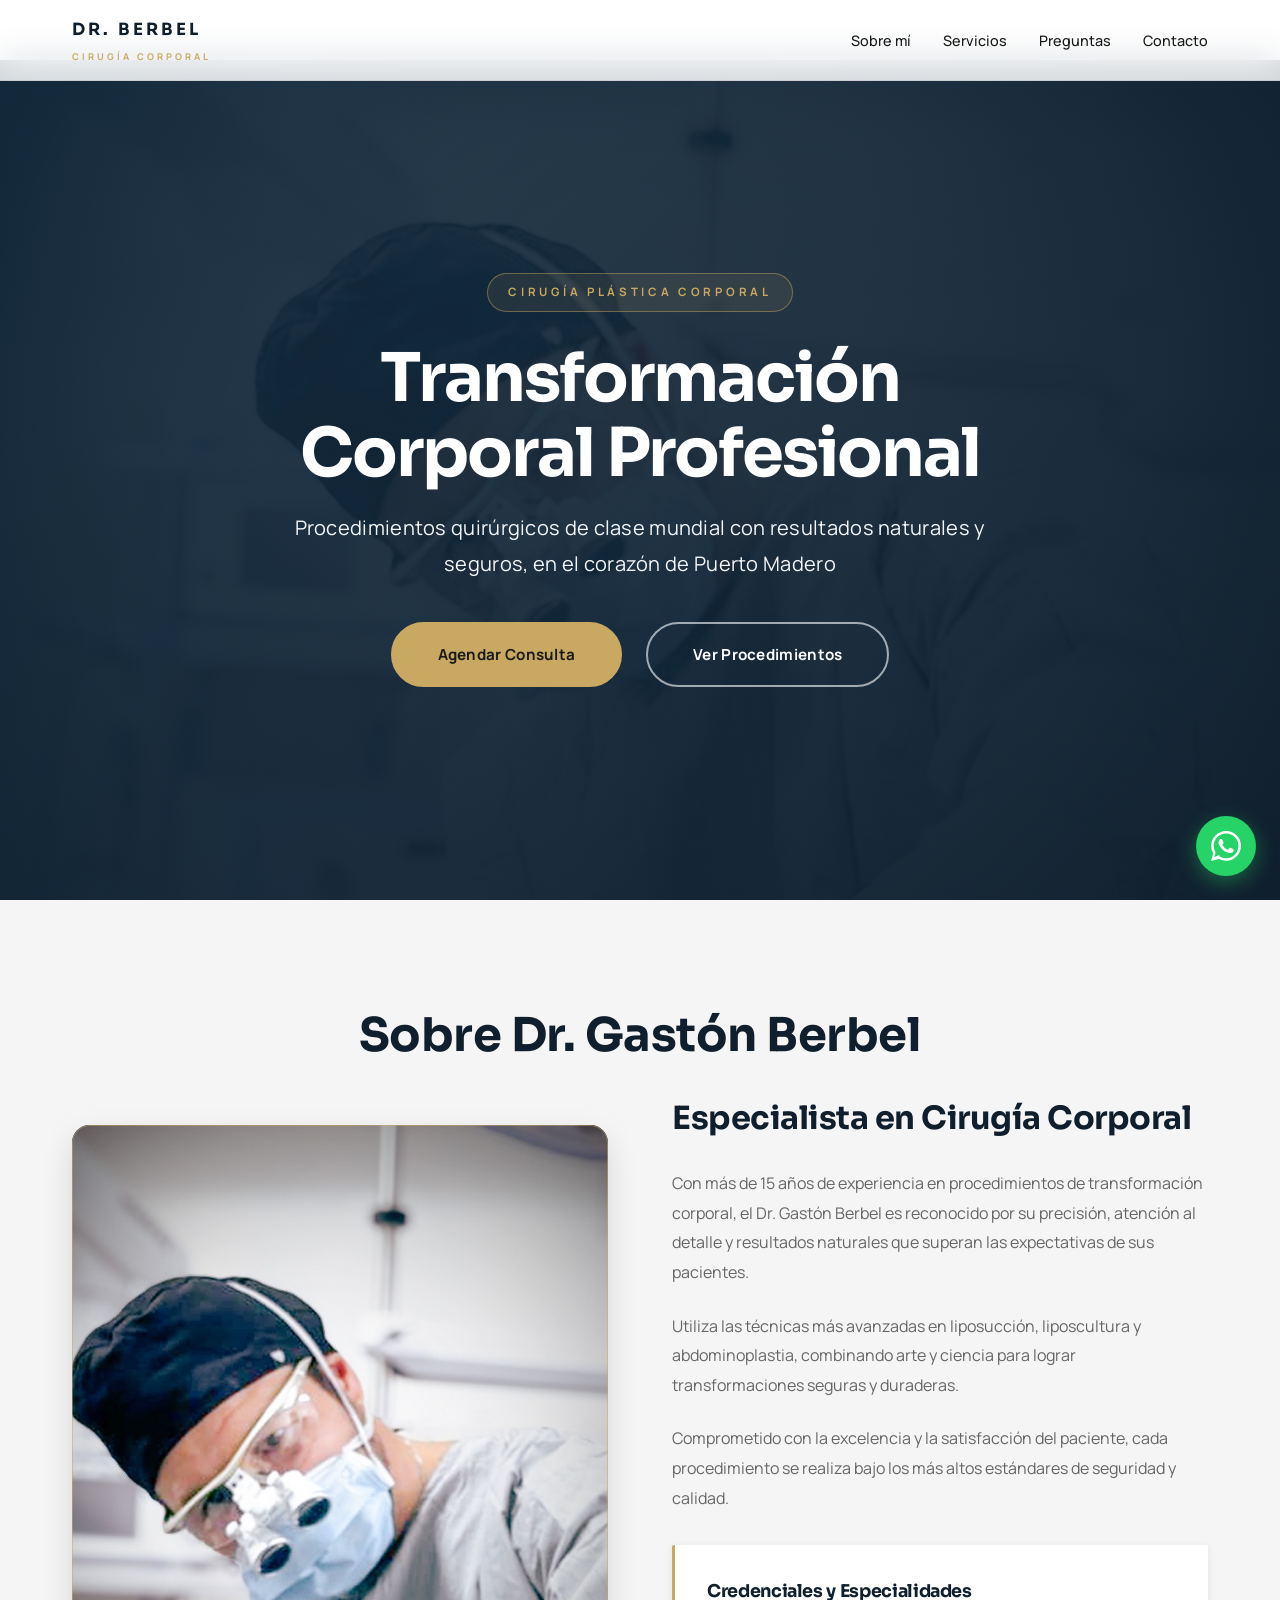
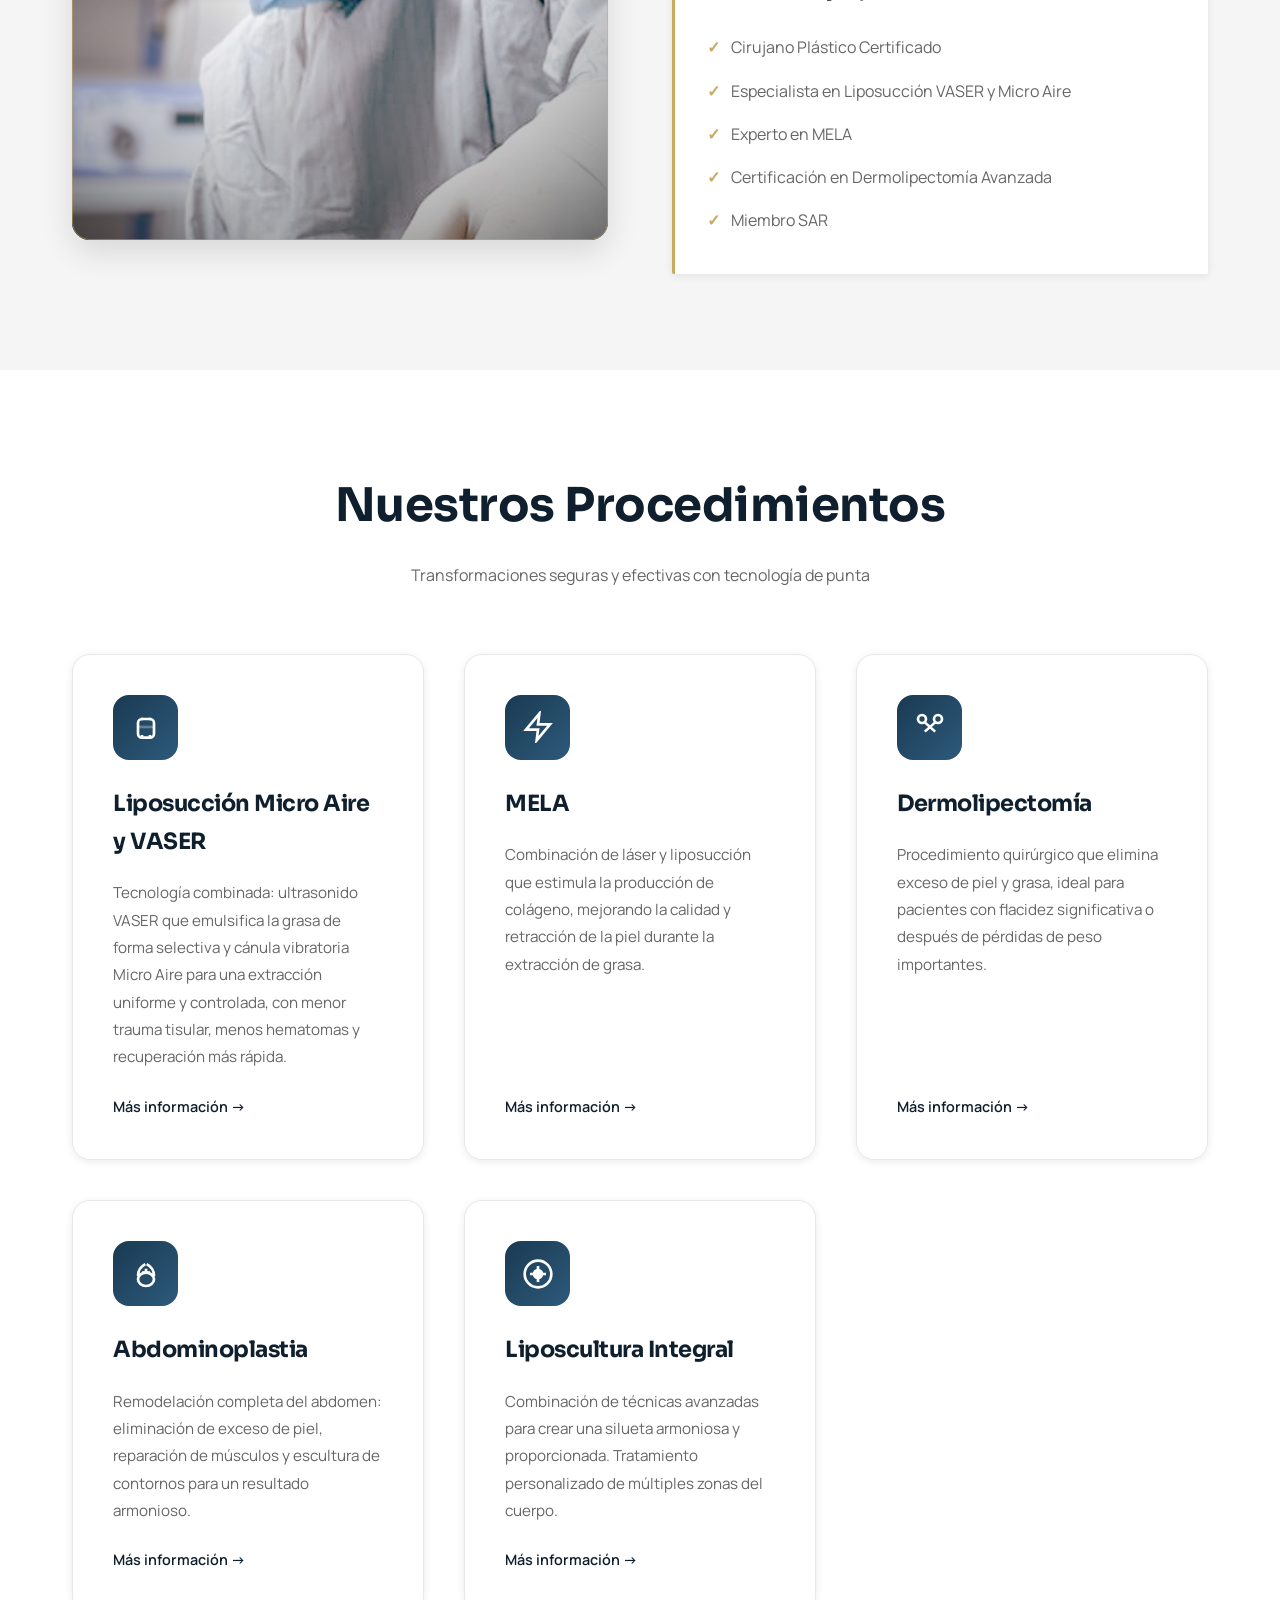
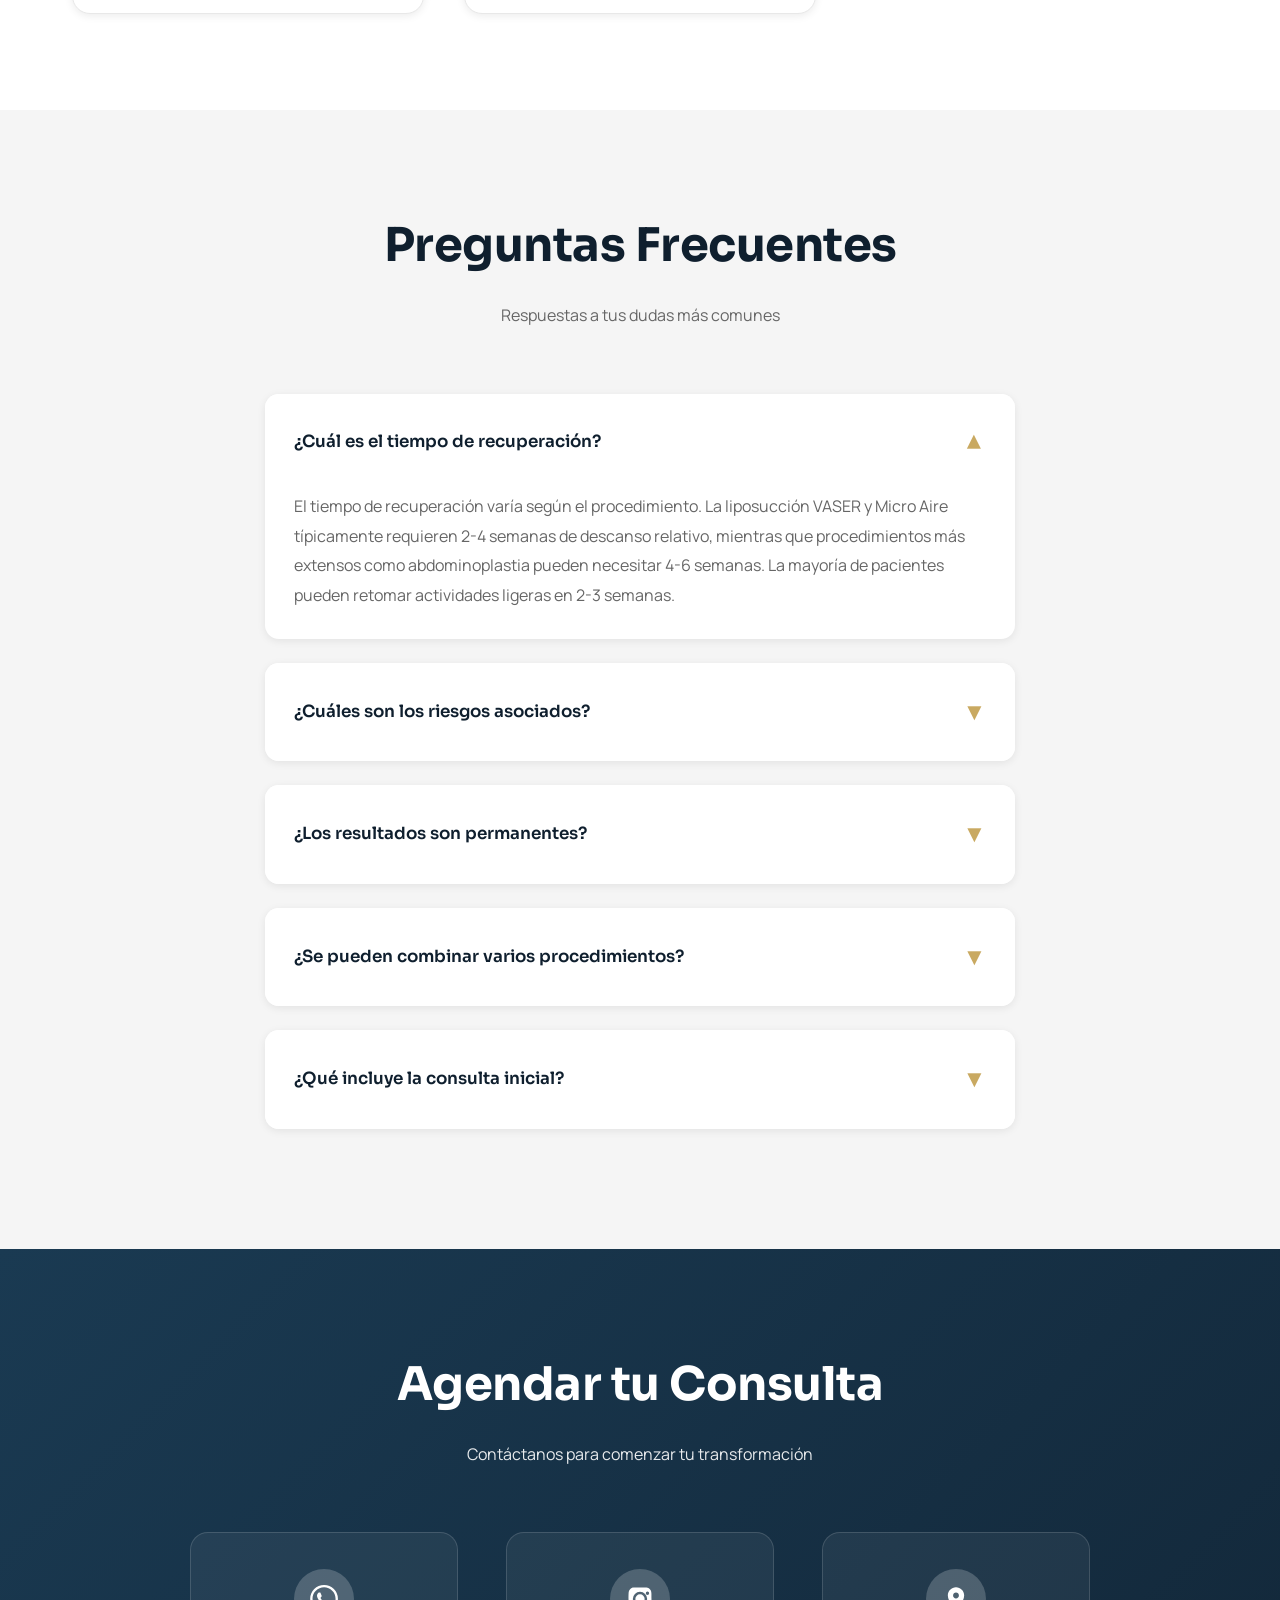
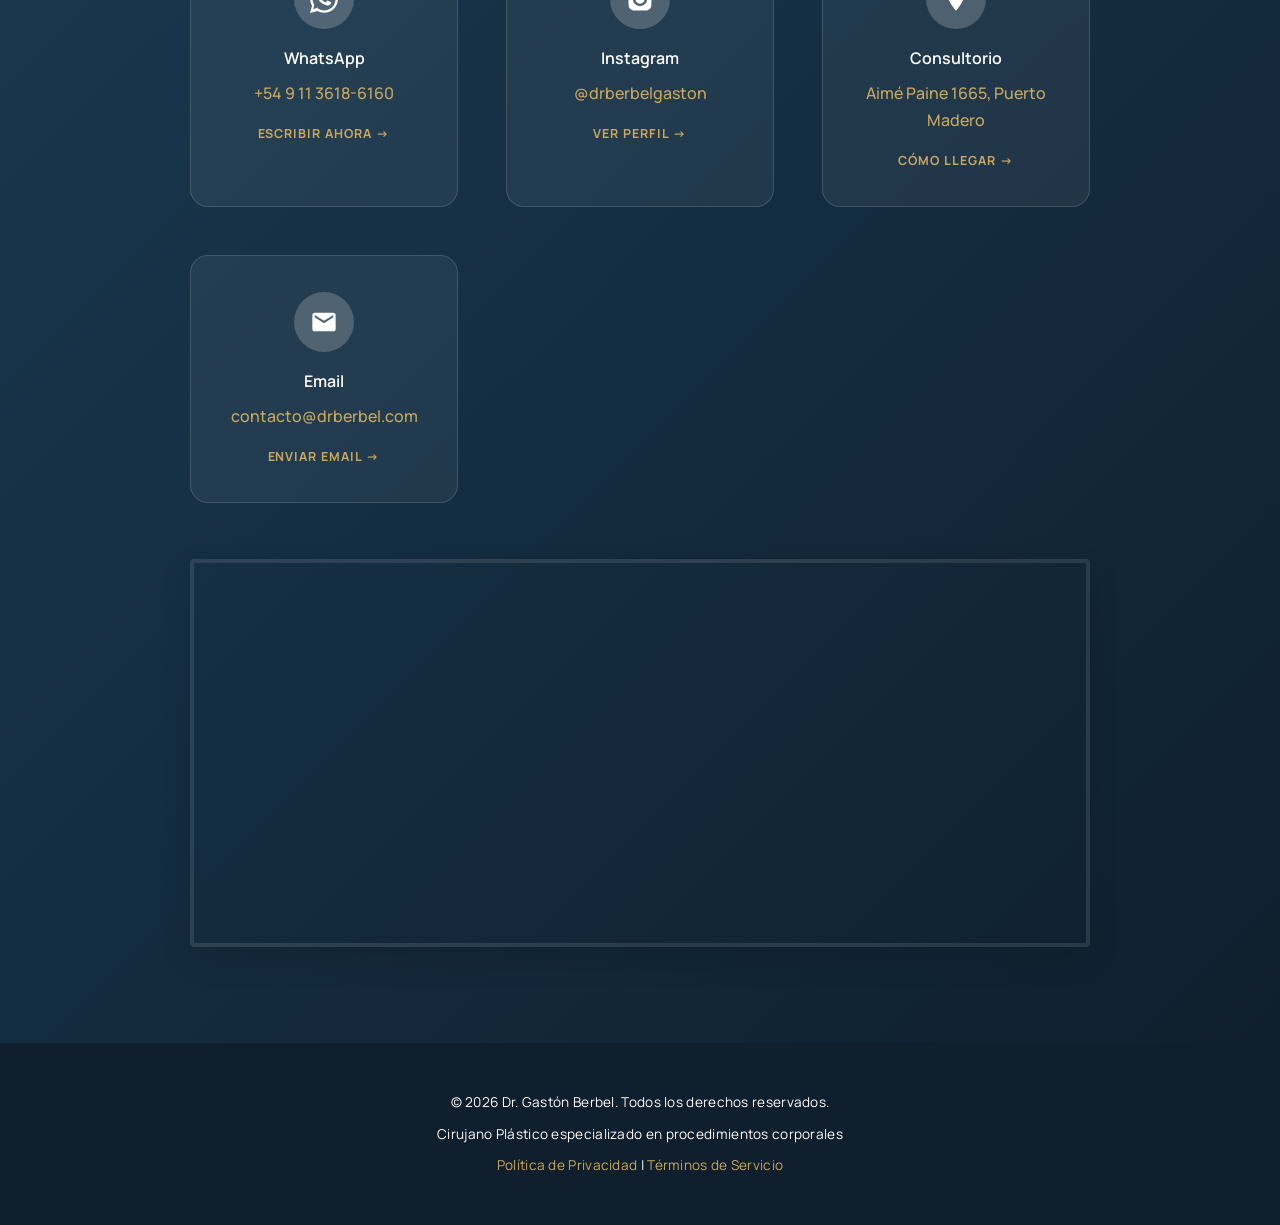
<file: dr-berbel.html>
<!DOCTYPE html>
<html lang="es">
<head>
    <meta charset="UTF-8">
    <meta name="viewport" content="width=device-width, initial-scale=1.0">
    <title>Dr. Gastón Berbel | Cirugía Corporal Especializada</title>
    <link rel="preconnect" href="https://fonts.googleapis.com">
    <link rel="preconnect" href="https://fonts.gstatic.com" crossorigin>
    <link href="https://fonts.googleapis.com/css2?family=Sora:wght@500;600;700&family=Manrope:wght@400;500;600;700;800&display=swap" rel="stylesheet">
    <style>
        * {
            margin: 0;
            padding: 0;
            box-sizing: border-box;
        }

        :root {
            --primary: #1a3a52;
            --primary-light: #2d5a7b;
            --primary-dark: #0f1f2e;
            --accent: #c9a961;
            --text-dark: #1a1a1a;
            --text-light: #666666;
            --gray-light: #f5f5f5;
            --gray-medium: #999999;
            --bg-white: #ffffff;
            --border: #e8e8e8;
            --shadow: 0 2px 8px rgba(0,0,0,0.08);
            --shadow-lg: 0 12px 32px rgba(0,0,0,0.12);
        }

        html {
            scroll-behavior: smooth;
        }

        body {
            font-family: 'Manrope', sans-serif;
            color: var(--text-dark);
            line-height: 1.7;
            background: var(--bg-white);
        }

        h1, h2, h3, h4, h5, h6 {
            font-family: 'Sora', sans-serif;
            font-weight: 700;
            letter-spacing: -0.02em;
        }

        /* Header / Navbar */
        header {
            position: fixed;
            top: 0;
            width: 100%;
            background: rgba(255,255,255,0.82);
            -webkit-backdrop-filter: blur(18px) saturate(1.5);
            backdrop-filter: blur(18px) saturate(1.5);
            border-bottom: 1px solid rgba(15,31,46,0.08);
            z-index: 1000;
            transition: box-shadow 0.3s ease, background 0.3s ease;
        }

        header.scrolled {
            background: rgba(255,255,255,0.94);
            box-shadow: 0 8px 30px rgba(15,31,46,0.10);
        }

        nav {
            max-width: 1200px;
            margin: 0 auto;
            padding: 1rem 2rem;
            display: flex;
            justify-content: space-between;
            align-items: center;
        }

        .logo {
            font-size: 1.05rem;
            font-weight: 700;
            color: var(--primary-dark);
            text-decoration: none;
            font-family: 'Sora', sans-serif;
            letter-spacing: 0.18em;
            text-transform: uppercase;
            white-space: nowrap;
        }

        .logo-subtitle {
            font-size: 0.58rem;
            color: var(--accent);
            font-weight: 700;
            font-family: 'Manrope', sans-serif;
            letter-spacing: 0.32em;
            text-transform: uppercase;
            margin-top: 0.25rem;
        }

        .nav-menu {
            display: flex;
            gap: 2rem;
            list-style: none;
            align-items: center;
        }

        .nav-menu a {
            text-decoration: none;
            color: var(--text-dark);
            font-weight: 500;
            font-size: 0.9rem;
            transition: color 0.3s ease;
            position: relative;
            font-family: 'Manrope', sans-serif;
        }

        .nav-menu a:hover {
            color: var(--accent);
        }

        .nav-menu a::after {
            content: '';
            position: absolute;
            bottom: -4px;
            left: 0;
            width: 0;
            height: 2.5px;
            background: var(--accent);
            transition: width 0.3s ease;
        }

        .nav-menu a:hover::after {
            width: 100%;
        }

        .cta-btn {
            background: var(--primary-dark);
            color: white;
            padding: 0.7rem 1.7rem;
            border-radius: 999px;
            transition: background 0.3s ease, transform 0.2s ease;
            cursor: pointer;
            border: none;
            font-size: 0.88rem;
            font-weight: 700;
            font-family: 'Manrope', sans-serif;
            letter-spacing: 0.02em;
        }

        .cta-btn:hover {
            background: var(--accent);
            color: var(--text-dark);
            transform: translateY(-2px);
        }

        .menu-toggle {
            display: none;
            flex-direction: column;
            cursor: pointer;
            gap: 5px;
        }

        .menu-toggle span {
            width: 25px;
            height: 3px;
            background: var(--text-dark);
            border-radius: 2px;
            transition: all 0.3s ease;
        }

        /* Hero Section */
        .hero {
            margin-top: 60px;
            background: linear-gradient(135deg, #1a3a52 0%, #0f1f2e 100%);
            color: white;
            padding: 7rem 2rem;
            text-align: center;
            min-height: calc(100vh - 60px);
            display: flex;
            align-items: center;
            justify-content: center;
            position: relative;
            overflow: hidden;
            background: linear-gradient(rgba(15,31,46,0.82), rgba(15,31,46,0.88)), url('images/dr-berbel-crop.jpg');
            background-size: cover;
            background-position: center 30%;
        }

        .hero::before {
            content: '';
            position: absolute;
            inset: 0;
            background: linear-gradient(135deg, rgba(26,58,82,0.45) 0%, rgba(15,31,46,0.65) 100%);
            pointer-events: none;
        }

        .hero-content {
            max-width: 760px;
            position: relative;
            z-index: 1;
            animation: fadeInUp 0.8s ease-out;
        }

        .hero-eyebrow {
            display: inline-block;
            color: var(--accent);
            font-size: 0.72rem;
            font-weight: 700;
            font-family: 'Manrope', sans-serif;
            letter-spacing: 0.32em;
            text-transform: uppercase;
            margin-bottom: 1.8rem;
            padding: 0.55rem 1.3rem;
            border: 1px solid rgba(201,169,97,0.45);
            border-radius: 999px;
            background: rgba(201,169,97,0.10);
        }

        .hero h1 {
            font-size: clamp(2.5rem, 5.5vw, 4.2rem);
            margin-bottom: 1.2rem;
            font-family: 'Sora', sans-serif;
            font-weight: 700;
            line-height: 1.12;
            letter-spacing: -0.03em;
        }

        .hero p {
            font-size: 1.25rem;
            margin-bottom: 2.5rem;
            opacity: 0.95;
            line-height: 1.8;
            font-weight: 400;
            letter-spacing: 0.3px;
        }

        .hero-buttons {
            display: flex;
            gap: 1.5rem;
            justify-content: center;
            flex-wrap: wrap;
        }

        .btn-primary {
            background: var(--accent);
            color: var(--text-dark);
            padding: 1.1rem 2.8rem;
            border-radius: 999px;
            text-decoration: none;
            font-weight: 700;
            transition: all 0.3s ease;
            border: 2px solid var(--accent);
            cursor: pointer;
            font-size: 0.95rem;
            font-family: 'Manrope', sans-serif;
            letter-spacing: 0.02em;
        }

        .btn-primary:hover {
            background: transparent;
            color: var(--accent);
            transform: translateY(-3px);
            box-shadow: 0 12px 24px rgba(201,169,97,0.2);
        }

        .btn-secondary {
            background: transparent;
            color: white;
            padding: 1.1rem 2.8rem;
            border-radius: 999px;
            text-decoration: none;
            font-weight: 700;
            transition: all 0.3s ease;
            border: 2px solid rgba(255,255,255,0.6);
            cursor: pointer;
            font-size: 0.95rem;
            font-family: 'Manrope', sans-serif;
            letter-spacing: 0.02em;
        }

        .btn-secondary:hover {
            background: rgba(255,255,255,0.1);
            color: white;
            border-color: white;
            transform: translateY(-3px);
        }

        @keyframes fadeInUp {
            from {
                opacity: 0;
                transform: translateY(40px);
            }
            to {
                opacity: 1;
                transform: translateY(0);
            }
        }

        /* Scroll reveal */
        .reveal {
            opacity: 0;
            transform: translateY(26px);
            transition: opacity 0.7s ease, transform 0.7s ease;
        }

        .reveal.visible {
            opacity: 1;
            transform: none;
        }

        @media (prefers-reduced-motion: reduce) {
            .reveal {
                opacity: 1;
                transform: none;
                transition: none;
            }
        }

        /* Main Container */
        .container {
            max-width: 1200px;
            margin: 0 auto;
            padding: 0 2rem;
        }

        section {
            padding: 6rem 2rem;
        }

        section h2 {
            font-size: clamp(2.1rem, 4vw, 2.9rem);
            text-align: center;
            margin-bottom: 1rem;
            color: var(--primary-dark);
            font-family: 'Sora', sans-serif;
            letter-spacing: -0.5px;
        }

        .section-subtitle {
            text-align: center;
            color: var(--text-light);
            font-size: 1rem;
            margin-bottom: 4rem;
            max-width: 650px;
            margin-left: auto;
            margin-right: auto;
            line-height: 1.8;
            font-weight: 400;
        }

        /* About Section */
        .about {
            background: var(--gray-light);
        }

        .about-content {
            display: grid;
            grid-template-columns: 1fr 1fr;
            gap: 4rem;
            align-items: center;
        }

        .about-image {
            width: 100%;
            aspect-ratio: 3/4;
            background: linear-gradient(135deg, var(--primary) 0%, var(--primary-light) 100%);
            border-radius: 18px;
            display: flex;
            align-items: center;
            justify-content: center;
            color: white;
            font-size: 1rem;
            overflow: hidden;
            box-shadow: var(--shadow-lg);
            position: relative;
        }

        .about-image img {
            width: 100%;
            height: 100%;
            object-fit: cover;
            object-position: center 25%;
            display: block;
        }

        .about-image::after {
            content: '';
            position: absolute;
            inset: 0;
            border: 1px solid rgba(201,169,97,0.5);
            border-radius: 18px;
            pointer-events: none;
        }

        .about-text h3 {
            font-size: 2rem;
            margin-bottom: 1.5rem;
            color: var(--primary-dark);
            font-family: 'Sora', sans-serif;
            letter-spacing: -0.5px;
        }

        .about-text p {
            margin-bottom: 1.5rem;
            color: var(--text-light);
            line-height: 1.85;
            font-size: 1rem;
            font-weight: 400;
        }

        .credentials {
            margin-top: 2rem;
            padding: 2rem;
            background: white;
            border-left: 3px solid var(--accent);
            border-radius: 2px;
            box-shadow: var(--shadow);
        }

        .credentials h4 {
            color: var(--primary-dark);
            margin-bottom: 1.2rem;
            font-size: 1.1rem;
            font-family: 'Sora', sans-serif;
        }

        .credentials ul {
            list-style: none;
            color: var(--text-light);
        }

        .credentials li {
            padding: 0.5rem 0;
            padding-left: 1.5rem;
            position: relative;
        }

        .credentials li::before {
            content: '✓';
            position: absolute;
            left: 0;
            color: var(--accent);
            font-weight: bold;
        }

        /* Services Section */
        .services {
            background: var(--bg-white);
        }

        .services-grid {
            display: grid;
            grid-template-columns: repeat(auto-fit, minmax(300px, 1fr));
            gap: 2.5rem;
            margin-top: 3rem;
        }

        .service-card {
            background: white;
            border-radius: 18px;
            padding: 2.5rem;
            box-shadow: var(--shadow);
            transition: all 0.3s ease;
            cursor: pointer;
            border: 1px solid var(--border);
            min-height: 320px;
            display: flex;
            flex-direction: column;
        }

        .service-card:hover {
            transform: translateY(-8px);
            box-shadow: var(--shadow-lg);
            border-color: rgba(201,169,97,0.55);
        }

        .service-icon {
            width: 65px;
            height: 65px;
            margin-bottom: 1.5rem;
            background: linear-gradient(135deg, var(--primary) 0%, var(--primary-light) 100%);
            border-radius: 16px;
            display: flex;
            align-items: center;
            justify-content: center;
            color: white;
            font-size: 1.8rem;
        }

        .service-card h3 {
            font-size: 1.4rem;
            margin-bottom: 1.2rem;
            color: var(--primary-dark);
            font-family: 'Sora', sans-serif;
            letter-spacing: -0.5px;
        }

        .service-card p {
            color: var(--text-light);
            flex-grow: 1;
            margin-bottom: 1.5rem;
            font-size: 0.95rem;
            line-height: 1.8;
            font-weight: 400;
        }

        .service-link {
            color: var(--primary-dark);
            text-decoration: none;
            font-weight: 600;
            transition: all 0.3s ease;
            display: inline-flex;
            align-items: center;
            gap: 0.5rem;
            font-size: 0.9rem;
        }

        .service-link:hover {
            color: var(--accent);
            gap: 1rem;
        }

        /* FAQ Section */
        .faq {
            background: var(--gray-light);
        }

        .faq-container {
            max-width: 750px;
            margin: 3rem auto 0;
        }

        .faq-item {
            margin-bottom: 1.5rem;
            background: white;
            border-radius: 14px;
            overflow: hidden;
            box-shadow: var(--shadow);
            transition: all 0.3s ease;
        }

        .faq-question {
            padding: 1.8rem;
            background: white;
            cursor: pointer;
            user-select: none;
            display: flex;
            justify-content: space-between;
            align-items: center;
            transition: all 0.3s ease;
            font-weight: 600;
            color: var(--primary-dark);
            font-family: 'Sora', sans-serif;
            font-size: 1.05rem;
        }

        .faq-question:hover {
            background: var(--gray-light);
            color: var(--accent);
        }

        .faq-toggle {
            font-size: 1.5rem;
            color: var(--accent);
            transition: transform 0.3s ease;
        }

        .faq-item.active .faq-toggle {
            transform: rotate(180deg);
        }

        .faq-answer {
            max-height: 0;
            overflow: hidden;
            transition: max-height 0.3s ease;
            padding: 0 1.8rem;
        }

        .faq-item.active .faq-answer {
            max-height: 500px;
            padding: 0 1.8rem 1.8rem;
        }

        .faq-answer p {
            color: var(--text-light);
            line-height: 1.85;
            font-weight: 400;
            font-family: 'Manrope', sans-serif;
        }

        /* Map */
        .map-wrapper {
            max-width: 900px;
            margin: 3.5rem auto 0;
            border-radius: 4px;
            overflow: hidden;
            box-shadow: var(--shadow-lg);
            border: 4px solid rgba(255,255,255,0.1);
        }

        .map-wrapper iframe {
            display: block;
            width: 100%;
            height: 380px;
            border: 0;
            filter: grayscale(0.3) contrast(1.05);
        }

        /* Contact Section */
        .contact {
            background: linear-gradient(135deg, #1a3a52 0%, #0f1f2e 100%);
            color: white;
            text-align: center;
        }

        .contact h2 {
            color: white;
            font-family: 'Sora', sans-serif;
            letter-spacing: -0.5px;
        }

        .contact-content {
            display: grid;
            grid-template-columns: repeat(auto-fit, minmax(250px, 1fr));
            gap: 3rem;
            margin-top: 3rem;
            max-width: 900px;
            margin-left: auto;
            margin-right: auto;
        }

        .contact-method {
            display: flex;
            flex-direction: column;
            align-items: center;
            gap: 1rem;
            padding: 2.2rem 1.5rem;
            background: rgba(255,255,255,0.06);
            border: 1px solid rgba(255,255,255,0.14);
            border-radius: 18px;
            text-decoration: none;
            color: white;
            cursor: pointer;
            transition: all 0.3s ease;
        }

        .contact-method:hover {
            transform: translateY(-6px);
            border-color: rgba(201,169,97,0.65);
            background: rgba(255,255,255,0.10);
        }

        .contact-action {
            font-size: 0.78rem;
            font-weight: 700;
            color: var(--accent);
            letter-spacing: 0.08em;
            text-transform: uppercase;
        }

        .contact-icon {
            width: 60px;
            height: 60px;
            border-radius: 50%;
            background: rgba(255,255,255,0.2);
            display: flex;
            align-items: center;
            justify-content: center;
            font-size: 1.8rem;
        }

        .contact-info {
            display: flex;
            flex-direction: column;
            gap: 0.5rem;
        }

        .contact-label {
            font-weight: 600;
            font-size: 1rem;
            font-family: 'Manrope', sans-serif;
        }

        .contact-link {
            color: var(--accent);
            text-decoration: none;
            transition: all 0.3s ease;
            font-weight: 500;
            font-family: 'Manrope', sans-serif;
        }

        .contact-link:hover {
            opacity: 0.8;
            text-decoration: underline;
            color: white;
        }

        /* Floating WhatsApp Button */
        .whatsapp-float {
            position: fixed;
            bottom: 24px;
            right: 24px;
            width: 60px;
            height: 60px;
            background: #25d366;
            color: white;
            border-radius: 50%;
            display: flex;
            align-items: center;
            justify-content: center;
            box-shadow: 0 6px 20px rgba(37,211,102,0.4);
            z-index: 999;
            transition: all 0.3s ease;
            animation: waPulse 2.5s infinite;
        }

        .whatsapp-float:hover {
            transform: scale(1.1);
            box-shadow: 0 8px 28px rgba(37,211,102,0.55);
        }

        @keyframes waPulse {
            0% { box-shadow: 0 6px 20px rgba(37,211,102,0.4), 0 0 0 0 rgba(37,211,102,0.45); }
            70% { box-shadow: 0 6px 20px rgba(37,211,102,0.4), 0 0 0 16px rgba(37,211,102,0); }
            100% { box-shadow: 0 6px 20px rgba(37,211,102,0.4), 0 0 0 0 rgba(37,211,102,0); }
        }

        @media (prefers-reduced-motion: reduce) {
            .whatsapp-float { animation: none; }
        }

        /* Footer */
        footer {
            background: #0f1f2e;
            color: white;
            text-align: center;
            padding: 2.5rem 2rem;
            font-size: 0.85rem;
            font-family: 'Manrope', sans-serif;
            letter-spacing: 0.3px;
        }

        footer p {
            margin: 0.5rem 0;
        }

        footer a {
            color: var(--accent);
            text-decoration: none;
            transition: color 0.3s ease;
        }

        footer a:hover {
            color: white;
        }

        /* Modal */
        .modal {
            display: none;
            position: fixed;
            top: 0;
            left: 0;
            right: 0;
            bottom: 0;
            background: rgba(0,0,0,0.5);
            z-index: 2000;
            align-items: center;
            justify-content: center;
            animation: fadeIn 0.3s ease;
        }

        .modal.active {
            display: flex;
        }

        @keyframes fadeIn {
            from { opacity: 0; }
            to { opacity: 1; }
        }

        .modal-content {
            background: white;
            padding: 2.5rem;
            border-radius: 18px;
            max-width: 520px;
            width: 90%;
            box-shadow: var(--shadow-lg);
            animation: slideUp 0.3s ease;
            position: relative;
        }

        @keyframes slideUp {
            from {
                opacity: 0;
                transform: translateY(40px);
            }
            to {
                opacity: 1;
                transform: translateY(0);
            }
        }

        .modal-close {
            position: absolute;
            top: 1rem;
            right: 1rem;
            font-size: 1.5rem;
            cursor: pointer;
            background: none;
            border: none;
            color: var(--text-light);
            transition: color 0.3s ease;
        }

        .modal-close:hover {
            color: var(--text-dark);
        }

        .modal-content h3 {
            color: var(--primary-dark);
            margin-bottom: 1.5rem;
            font-family: 'Sora', sans-serif;
            font-size: 1.9rem;
            letter-spacing: -0.5px;
        }

        .modal-content p {
            color: var(--text-light);
            margin-bottom: 1.2rem;
            line-height: 1.85;
            font-size: 0.95rem;
            font-weight: 400;
        }

        .modal-content ul {
            font-size: 0.95rem;
        }

        /* Responsive */
        @media (max-width: 768px) {
            .nav-menu {
                position: fixed;
                top: 60px;
                left: 0;
                right: 0;
                background: white;
                flex-direction: column;
                gap: 0;
                padding: 0;
                box-shadow: var(--shadow-lg);
                max-height: 0;
                overflow: hidden;
                transition: max-height 0.35s ease;
                border-top: 1px solid var(--border);
            }

            .nav-menu.open {
                max-height: 75vh;
            }

            .nav-menu li {
                width: 100%;
                border-bottom: 1px solid var(--border);
            }

            .nav-menu a {
                display: block;
                padding: 1.1rem 2rem;
                font-size: 1rem;
            }

            .nav-menu a::after {
                display: none;
            }

            .menu-toggle {
                display: flex;
            }

            .menu-toggle span {
                transition: all 0.3s ease;
            }

            .menu-toggle.open span:nth-child(1) {
                transform: translateY(8px) rotate(45deg);
            }

            .menu-toggle.open span:nth-child(2) {
                opacity: 0;
            }

            .menu-toggle.open span:nth-child(3) {
                transform: translateY(-8px) rotate(-45deg);
            }

            .logo {
                font-size: 1.3rem;
            }

            .hero h1 {
                font-size: 2.2rem;
            }

            .hero p {
                font-size: 1.1rem;
            }

            .hero-buttons {
                flex-direction: column;
                align-items: stretch;
            }

            .about-content {
                grid-template-columns: 1fr;
            }

            section h2 {
                font-size: 2rem;
            }

            .services-grid {
                grid-template-columns: 1fr;
            }

            .contact-content {
                gap: 2rem;
            }

            .btn-primary, .btn-secondary {
                padding: 0.9rem 1.8rem;
                font-size: 0.95rem;
            }
        }
    </style>
</head>
<body>
    <!-- Header -->
    <header>
        <nav>
            <a href="#" class="logo">
                DR. BERBEL
                <div class="logo-subtitle">Cirugía Corporal</div>
            </a>
            <ul class="nav-menu">
                <li><a href="#about">Sobre mí</a></li>
                <li><a href="#services">Servicios</a></li>
                <li><a href="#faq">Preguntas</a></li>
                <li><a href="#contact">Contacto</a></li>
            </ul>
            <div class="menu-toggle">
                <span></span>
                <span></span>
                <span></span>
            </div>
        </nav>
    </header>

    <!-- Hero Section -->
    <section class="hero">
        <div class="hero-content">
            <span class="hero-eyebrow">Cirugía Plástica Corporal</span>
            <h1>Transformación Corporal Profesional</h1>
            <p>Procedimientos quirúrgicos de clase mundial con resultados naturales y seguros, en el corazón de Puerto Madero</p>
            <div class="hero-buttons">
                <a href="https://wa.me/5491136186160" target="_blank" rel="noopener" class="btn-primary">Agendar Consulta</a>
                <a href="#services" class="btn-secondary">Ver Procedimientos</a>
            </div>
        </div>
    </section>

    <!-- About Section -->
    <section class="about" id="about">
        <div class="container">
            <h2>Sobre Dr. Gastón Berbel</h2>
            <div class="about-content">
                <div class="about-image">
                    <img src="images/dr-berbel-crop.jpg" alt="Dr. Gastón Berbel en cirugía" loading="lazy">
                </div>
                <div class="about-text">
                    <h3>Especialista en Cirugía Corporal</h3>
                    <p>Con más de 15 años de experiencia en procedimientos de transformación corporal, el Dr. Gastón Berbel es reconocido por su precisión, atención al detalle y resultados naturales que superan las expectativas de sus pacientes.</p>
                    <p>Utiliza las técnicas más avanzadas en liposucción, liposcultura y abdominoplastia, combinando arte y ciencia para lograr transformaciones seguras y duraderas.</p>
                    <p>Comprometido con la excelencia y la satisfacción del paciente, cada procedimiento se realiza bajo los más altos estándares de seguridad y calidad.</p>
                    <div class="credentials">
                        <h4>Credenciales y Especialidades</h4>
                        <ul>
                            <li>Cirujano Plástico Certificado</li>
                            <li>Especialista en Liposucción VASER y Micro Aire</li>
                            <li>Experto en MELA</li>
                            <li>Certificación en Dermolipectomía Avanzada</li>
                            <li>Miembro SAR</li>
                        </ul>
                    </div>
                </div>
            </div>
        </div>
    </section>

    <!-- Services Section -->
    <section class="services" id="services">
        <div class="container">
            <h2>Nuestros Procedimientos</h2>
            <p class="section-subtitle">Transformaciones seguras y efectivas con tecnología de punta</p>
            <div class="services-grid">
                <div class="service-card" onclick="openModal('lipo')">
                    <div class="service-icon">
                        <svg width="32" height="32" viewBox="0 0 24 24" fill="none" stroke="currentColor" stroke-width="2">
                            <path d="M6 9c0-1.657 1.343-3 3-3h6c1.657 0 3 1.343 3 3v8c0 1.657-1.343 3-3 3H9c-1.657 0-3-1.343-3-3V9z"/>
                            <path d="M9 5v2M15 5v2M9 18v2M15 18v2"/>
                            <line x1="6" y1="12" x2="18" y2="12" stroke-opacity="0.3"/>
                        </svg>
                    </div>
                    <h3>Liposucción Micro Aire y VASER</h3>
                    <p>Tecnología combinada: ultrasonido VASER que emulsifica la grasa de forma selectiva y cánula vibratoria Micro Aire para una extracción uniforme y controlada, con menor trauma tisular, menos hematomas y recuperación más rápida.</p>
                    <a href="#" class="service-link">Más información →</a>
                </div>

                <div class="service-card" onclick="openModal('mela')">
                    <div class="service-icon">
                        <svg width="32" height="32" viewBox="0 0 24 24" fill="none" stroke="currentColor" stroke-width="2">
                            <polygon points="13 2 3 14 12 14 11 22 21 10 12 10 13 2"/>
                        </svg>
                    </div>
                    <h3>MELA</h3>
                    <p>Combinación de láser y liposucción que estimula la producción de colágeno, mejorando la calidad y retracción de la piel durante la extracción de grasa.</p>
                    <a href="#" class="service-link">Más información →</a>
                </div>

                <div class="service-card" onclick="openModal('dermolipectomy')">
                    <div class="service-icon">
                        <svg width="32" height="32" viewBox="0 0 24 24" fill="none" stroke="currentColor" stroke-width="2">
                            <circle cx="6" cy="6" r="3"/>
                            <circle cx="18" cy="6" r="3"/>
                            <path d="M8.12 8.53L15.88 15.47"/>
                            <path d="M15.88 8.53L8.12 15.47"/>
                        </svg>
                    </div>
                    <h3>Dermolipectomía</h3>
                    <p>Procedimiento quirúrgico que elimina exceso de piel y grasa, ideal para pacientes con flacidez significativa o después de pérdidas de peso importantes.</p>
                    <a href="#" class="service-link">Más información →</a>
                </div>

                <div class="service-card" onclick="openModal('abdominoplasty')">
                    <div class="service-icon">
                        <svg width="32" height="32" viewBox="0 0 24 24" fill="none" stroke="currentColor" stroke-width="2">
                            <path d="M6 13.5c0-3.866 2.239-7.228 5.5-8.866"/>
                            <path d="M18 13.5c0-3.866-2.239-7.228-5.5-8.866"/>
                            <ellipse cx="12" cy="16" rx="6" ry="5"/>
                            <path d="M12 8v3M9 11h6"/>
                        </svg>
                    </div>
                    <h3>Abdominoplastia</h3>
                    <p>Remodelación completa del abdomen: eliminación de exceso de piel, reparación de músculos y escultura de contornos para un resultado armonioso.</p>
                    <a href="#" class="service-link">Más información →</a>
                </div>

                <div class="service-card" onclick="openModal('liposculpt')">
                    <div class="service-icon">
                        <svg width="32" height="32" viewBox="0 0 24 24" fill="none" stroke="currentColor" stroke-width="2">
                            <path d="M12 2C6.48 2 2 6.48 2 12s4.48 10 10 10 10-4.48 10-10S17.52 2 12 2z"/>
                            <path d="M12 6v12M6 12h12"/>
                            <circle cx="12" cy="12" r="3" fill="currentColor"/>
                        </svg>
                    </div>
                    <h3>Liposcultura Integral</h3>
                    <p>Combinación de técnicas avanzadas para crear una silueta armoniosa y proporcionada. Tratamiento personalizado de múltiples zonas del cuerpo.</p>
                    <a href="#" class="service-link">Más información →</a>
                </div>
            </div>
        </div>
    </section>

    <!-- FAQ Section -->
    <section class="faq" id="faq">
        <div class="container">
            <h2>Preguntas Frecuentes</h2>
            <p class="section-subtitle">Respuestas a tus dudas más comunes</p>
            <div class="faq-container">
                <div class="faq-item active">
                    <div class="faq-question" onclick="toggleFAQ(this)">
                        <span>¿Cuál es el tiempo de recuperación?</span>
                        <span class="faq-toggle">▼</span>
                    </div>
                    <div class="faq-answer">
                        <p>El tiempo de recuperación varía según el procedimiento. La liposucción VASER y Micro Aire típicamente requieren 2-4 semanas de descanso relativo, mientras que procedimientos más extensos como abdominoplastia pueden necesitar 4-6 semanas. La mayoría de pacientes pueden retomar actividades ligeras en 2-3 semanas.</p>
                    </div>
                </div>

                <div class="faq-item">
                    <div class="faq-question" onclick="toggleFAQ(this)">
                        <span>¿Cuáles son los riesgos asociados?</span>
                        <span class="faq-toggle">▼</span>
                    </div>
                    <div class="faq-answer">
                        <p>Como cualquier procedimiento quirúrgico, existen riesgos mínimos como infección, seroma o hematoma. El Dr. Berbel utiliza protocolos rigurosos de seguridad y sus pacientes reciben cuidado postoperatorio exhaustivo para minimizar complicaciones. Durante la consulta se discutirán todos los riesgos potenciales.</p>
                    </div>
                </div>

                <div class="faq-item">
                    <div class="faq-question" onclick="toggleFAQ(this)">
                        <span>¿Los resultados son permanentes?</span>
                        <span class="faq-toggle">▼</span>
                    </div>
                    <div class="faq-answer">
                        <p>La liposucción remueve adipocitos de forma definitiva: en el adulto el número de células grasas es relativamente estable, por lo que las células extraídas no se regeneran. Sin embargo, los adipocitos remanentes conservan su capacidad de hipertrofia ante un balance calórico positivo sostenido, lo que puede modificar el contorno logrado. Por eso se recomienda mantener un peso estable (variaciones menores a 3–4 kg) y actividad física regular para preservar el resultado a largo plazo.</p>
                    </div>
                </div>

                <div class="faq-item">
                    <div class="faq-question" onclick="toggleFAQ(this)">
                        <span>¿Se pueden combinar varios procedimientos?</span>
                        <span class="faq-toggle">▼</span>
                    </div>
                    <div class="faq-answer">
                        <p>Sí, muchos procedimientos se pueden combinar en una sola intervención para maximizar resultados y minimizar recuperaciones. El Dr. Berbel evaluará tu caso específico y recomendará la mejor estrategia durante la consulta.</p>
                    </div>
                </div>

                <div class="faq-item">
                    <div class="faq-question" onclick="toggleFAQ(this)">
                        <span>¿Qué incluye la consulta inicial?</span>
                        <span class="faq-toggle">▼</span>
                    </div>
                    <div class="faq-answer">
                        <p>La consulta incluye una evaluación detallada, análisis de tu anatomía, discusión de objetivos y expectativas, explicación de procedimientos, revisión de fotos, riesgos y presupuesto. Es una sesión personalizada donde el Dr. Berbel entiende completamente tus necesidades.</p>
                    </div>
                </div>
            </div>
        </div>
    </section>

    <!-- Contact Section -->
    <section class="contact" id="contact">
        <div class="container">
            <h2>Agendar tu Consulta</h2>
            <p class="section-subtitle" style="color: rgba(255,255,255,0.9);">Contáctanos para comenzar tu transformación</p>
            <div class="contact-content">
                <a class="contact-method" href="https://wa.me/5491136186160?text=Hola%20Dr.%20Berbel%2C%20quisiera%20agendar%20una%20consulta" target="_blank" rel="noopener">
                    <div class="contact-icon"><svg width="28" height="28" viewBox="0 0 24 24" fill="currentColor"><path d="M.057 24l1.687-6.163a11.867 11.867 0 0 1-1.587-5.946C.16 5.335 5.495 0 12.05 0a11.817 11.817 0 0 1 8.413 3.488 11.824 11.824 0 0 1 3.48 8.414c-.003 6.557-5.338 11.892-11.893 11.892a11.9 11.9 0 0 1-5.688-1.448L.057 24zm6.597-3.807c1.676.995 3.276 1.591 5.392 1.592 5.448 0 9.886-4.434 9.889-9.885.002-5.462-4.415-9.89-9.881-9.892-5.452 0-9.887 4.434-9.889 9.884a9.86 9.86 0 0 0 1.51 5.26l-.999 3.648 3.978-1.607zm11.387-5.464c-.074-.124-.272-.198-.57-.347-.297-.149-1.758-.868-2.031-.967-.272-.099-.47-.149-.669.149-.198.297-.768.967-.941 1.165-.173.198-.347.223-.644.074-.297-.149-1.255-.462-2.39-1.475-.883-.788-1.48-1.761-1.653-2.059-.173-.297-.018-.458.13-.606.134-.133.298-.347.446-.521.149-.174.198-.298.298-.496.099-.198.05-.372-.025-.521-.074-.149-.669-1.612-.916-2.207-.242-.579-.487-.5-.669-.51l-.57-.01c-.198 0-.52.074-.792.372s-1.04 1.016-1.04 2.479 1.065 2.876 1.213 3.074c.149.198 2.095 3.2 5.076 4.487.709.306 1.263.489 1.694.626.712.226 1.36.194 1.872.118.571-.085 1.758-.719 2.006-1.413.248-.694.248-1.29.173-1.414z"/></svg></div>
                    <div class="contact-info">
                        <div class="contact-label">WhatsApp</div>
                        <span class="contact-link">+54 9 11 3618-6160</span>
                    </div>
                    <span class="contact-action">Escribir ahora →</span>
                </a>

                <a class="contact-method" href="https://www.instagram.com/drberbelgaston/" target="_blank" rel="noopener">
                    <div class="contact-icon"><svg width="28" height="28" viewBox="0 0 24 24" fill="currentColor"><path d="M12 2.16c3.2 0 3.58.01 4.85.07 1.17.05 1.8.25 2.23.41.56.22.96.48 1.38.9.42.42.68.82.9 1.38.16.42.36 1.06.41 2.23.06 1.27.07 1.65.07 4.85s-.01 3.58-.07 4.85c-.05 1.17-.25 1.8-.41 2.23-.22.56-.48.96-.9 1.38-.42.42-.82.68-1.38.9-.42.16-1.06.36-2.23.41-1.27.06-1.65.07-4.85.07s-3.58-.01-4.85-.07c-1.17-.05-1.8-.25-2.23-.41a3.7 3.7 0 0 1-1.38-.9 3.7 3.7 0 0 1-.9-1.38c-.16-.42-.36-1.06-.41-2.23-.06-1.27-.07-1.65-.07-4.85s.01-3.58.07-4.85c.05-1.17.25-1.8.41-2.23.22-.56.48-.96.9-1.38.42-.42.82-.68 1.38-.9.42-.16 1.06-.36 2.23-.41C8.42 2.17 8.8 2.16 12 2.16zm0 3.68a6.16 6.16 0 1 0 0 12.32 6.16 6.16 0 0 0 0-12.32zm0 10.16a4 4 0 1 1 0-8 4 4 0 0 1 0 8zm6.41-10.4a1.44 1.44 0 1 0 0 2.88 1.44 1.44 0 0 0 0-2.88z"/></svg></div>
                    <div class="contact-info">
                        <div class="contact-label">Instagram</div>
                        <span class="contact-link">@drberbelgaston</span>
                    </div>
                    <span class="contact-action">Ver perfil →</span>
                </a>

                <a class="contact-method" href="https://maps.google.com/?q=Aime+Paine+1665,+Puerto+Madero,+CABA" target="_blank" rel="noopener">
                    <div class="contact-icon"><svg width="28" height="28" viewBox="0 0 24 24" fill="currentColor"><path d="M12 2C8.13 2 5 5.13 5 9c0 5.25 7 13 7 13s7-7.75 7-13c0-3.87-3.13-7-7-7zm0 9.5c-1.38 0-2.5-1.12-2.5-2.5s1.12-2.5 2.5-2.5 2.5 1.12 2.5 2.5-1.12 2.5-2.5 2.5z"/></svg></div>
                    <div class="contact-info">
                        <div class="contact-label">Consultorio</div>
                        <span class="contact-link">Aimé Paine 1665, Puerto Madero</span>
                    </div>
                    <span class="contact-action">Cómo llegar →</span>
                </a>

                <a class="contact-method" href="mailto:contacto@drberbel.com">
                    <div class="contact-icon"><svg width="28" height="28" viewBox="0 0 24 24" fill="currentColor"><path d="M20 4H4c-1.1 0-1.99.9-1.99 2L2 18c0 1.1.9 2 2 2h16c1.1 0 2-.9 2-2V6c0-1.1-.9-2-2-2zm0 4l-8 5-8-5V6l8 5 8-5v2z"/></svg></div>
                    <div class="contact-info">
                        <div class="contact-label">Email</div>
                        <span class="contact-link">contacto@drberbel.com</span>
                    </div>
                    <span class="contact-action">Enviar email →</span>
                </a>
            </div>
            <div class="map-wrapper">
                <iframe
                    src="https://maps.google.com/maps?q=Aime%20Paine%201665%2C%20Puerto%20Madero%2C%20CABA%2C%20Buenos%20Aires&t=&z=15&ie=UTF8&iwloc=&output=embed"
                    loading="lazy"
                    referrerpolicy="no-referrer-when-downgrade"
                    title="Ubicación del consultorio Dr. Berbel - Aimé Paine 1665, Puerto Madero"></iframe>
            </div>
        </div>
    </section>
    <footer>
        <p>&copy; 2026 Dr. Gastón Berbel. Todos los derechos reservados.</p>
        <p>Cirujano Plástico especializado en procedimientos corporales</p>
        <p><a href="#">Política de Privacidad</a> | <a href="#">Términos de Servicio</a></p>
    </footer>

    <!-- Floating WhatsApp Button -->
    <a href="https://wa.me/5491136186160" target="_blank" rel="noopener" class="whatsapp-float" aria-label="Escribir por WhatsApp">
        <svg width="30" height="30" viewBox="0 0 24 24" fill="currentColor">
            <path d="M.057 24l1.687-6.163a11.867 11.867 0 0 1-1.587-5.946C.16 5.335 5.495 0 12.05 0a11.817 11.817 0 0 1 8.413 3.488 11.824 11.824 0 0 1 3.48 8.414c-.003 6.557-5.338 11.892-11.893 11.892a11.9 11.9 0 0 1-5.688-1.448L.057 24zm6.597-3.807c1.676.995 3.276 1.591 5.392 1.592 5.448 0 9.886-4.434 9.889-9.885.002-5.462-4.415-9.89-9.881-9.892-5.452 0-9.887 4.434-9.889 9.884a9.86 9.86 0 0 0 1.51 5.26l-.999 3.648 3.978-1.607zm11.387-5.464c-.074-.124-.272-.198-.57-.347-.297-.149-1.758-.868-2.031-.967-.272-.099-.47-.149-.669.149-.198.297-.768.967-.941 1.165-.173.198-.347.223-.644.074-.297-.149-1.255-.462-2.39-1.475-.883-.788-1.48-1.761-1.653-2.059-.173-.297-.018-.458.13-.606.134-.133.298-.347.446-.521.149-.174.198-.298.298-.496.099-.198.05-.372-.025-.521-.074-.149-.669-1.612-.916-2.207-.242-.579-.487-.5-.669-.51l-.57-.01c-.198 0-.52.074-.792.372s-1.04 1.016-1.04 2.479 1.065 2.876 1.213 3.074c.149.198 2.095 3.2 5.076 4.487.709.306 1.263.489 1.694.626.712.226 1.36.194 1.872.118.571-.085 1.758-.719 2.006-1.413.248-.694.248-1.29.173-1.414z"/>
        </svg>
    </a>

    <!-- Modals -->
    <div class="modal" id="lipoModal">
        <div class="modal-content">
            <button class="modal-close" onclick="closeModal('lipo')">✕</button>
            <h3>Liposucción Micro Aire y VASER</h3>
            <p><strong>Tecnología:</strong> El ultrasonido VASER de tercera generación emulsifica la grasa de forma selectiva, respetando vasos y nervios; la cánula vibratoria Micro Aire (PAL) la extrae de manera uniforme y controlada.</p>
            <p><strong>Beneficios:</strong></p>
            <ul style="color: #7f8c8d; margin: 1rem 0; margin-left: 1.5rem;">
                <li>Resultados más precisos y definidos</li>
                <li>Extracción uniforme con menor traumatismo tisular</li>
                <li>Menos moretones e hinchazón</li>
                <li>Recuperación más rápida y cómoda</li>
            </ul>
            <p><strong>Duración:</strong> 1.5 a 3 horas según extensión</p>
            <p><strong>Anestesia:</strong> General o tumescente</p>
        </div>
    </div>

    <div class="modal" id="melaModal">
        <div class="modal-content">
            <button class="modal-close" onclick="closeModal('mela')">✕</button>
            <h3>MELA</h3>
            <p><strong>Tecnología:</strong> Combinación de láser con liposucción para estimular colágeno.</p>
            <p><strong>Beneficios:</strong></p>
            <ul style="color: #7f8c8d; margin: 1rem 0; margin-left: 1.5rem;">
                <li>Mejora de retracción de piel</li>
                <li>Estimulación de colágeno natural</li>
                <li>Reducción de flacidez</li>
                <li>Resultados más tonificados</li>
            </ul>
            <p><strong>Duración:</strong> 2 a 3 horas</p>
            <p><strong>Anestesia:</strong> General</p>
        </div>
    </div>

    <div class="modal" id="dermolipectomyModal">
        <div class="modal-content">
            <button class="modal-close" onclick="closeModal('dermolipectomy')">✕</button>
            <h3>Dermolipectomía</h3>
            <p><strong>Procedimiento:</strong> Extirpación quirúrgica de exceso de piel y grasa.</p>
            <p><strong>Indicado para:</strong></p>
            <ul style="color: #7f8c8d; margin: 1rem 0; margin-left: 1.5rem;">
                <li>Exceso significativo de piel</li>
                <li>Flacidez importante</li>
                <li>Postoperatorio de pérdida de peso</li>
                <li>Envejecimiento de la zona</li>
            </ul>
            <p><strong>Duración:</strong> 2 a 4 horas</p>
            <p><strong>Anestesia:</strong> General</p>
        </div>
    </div>

    <div class="modal" id="abdominoplastyModal">
        <div class="modal-content">
            <button class="modal-close" onclick="closeModal('abdominoplasty')">✕</button>
            <h3>Abdominoplastia</h3>
            <p><strong>Procedimiento:</strong> Remodelación completa del abdomen con reparación muscular.</p>
            <p><strong>Incluye:</strong></p>
            <ul style="color: #7f8c8d; margin: 1rem 0; margin-left: 1.5rem;">
                <li>Eliminación de exceso de piel</li>
                <li>Reparación de músculos abdominales</li>
                <li>Escultura de contornos</li>
                <li>Liposucción complementaria</li>
            </ul>
            <p><strong>Duración:</strong> 2.5 a 4 horas</p>
            <p><strong>Anestesia:</strong> General</p>
        </div>
    </div>

    <div class="modal" id="liposculptModal">
        <div class="modal-content">
            <button class="modal-close" onclick="closeModal('liposculpt')">✕</button>
            <h3>Liposcultura Integral</h3>
            <p><strong>Procedimiento:</strong> Combinación personalizada de técnicas para silueta armoniosa.</p>
            <p><strong>Áreas tratables:</strong></p>
            <ul style="color: #7f8c8d; margin: 1rem 0; margin-left: 1.5rem;">
                <li>Abdomen y cintura</li>
                <li>Caderas y muslos</li>
                <li>Espalda y flancos</li>
                <li>Brazos y piernas</li>
            </ul>
            <p><strong>Duración:</strong> 2 a 5 horas según extensión</p>
            <p><strong>Anestesia:</strong> General</p>
        </div>
    </div>

    <script>
        // FAQ Toggle
        function toggleFAQ(element) {
            const faqItem = element.parentElement;
            const wasActive = faqItem.classList.contains('active');
            
            // Close all FAQs
            document.querySelectorAll('.faq-item').forEach(item => {
                item.classList.remove('active');
            });
            
            // Open clicked FAQ if it wasn't active
            if (!wasActive) {
                faqItem.classList.add('active');
            }
        }

        // Modal Functions
        function openModal(procedureName) {
            const modalId = procedureName + 'Modal';
            const modal = document.getElementById(modalId);
            if (modal) {
                modal.classList.add('active');
                document.body.style.overflow = 'hidden';
            }
        }

        function closeModal(procedureName) {
            const modalId = procedureName + 'Modal';
            const modal = document.getElementById(modalId);
            if (modal) {
                modal.classList.remove('active');
                document.body.style.overflow = 'auto';
            }
        }

        // Close modal when clicking outside
        document.querySelectorAll('.modal').forEach(modal => {
            modal.addEventListener('click', function(e) {
                if (e.target === this) {
                    this.classList.remove('active');
                    document.body.style.overflow = 'auto';
                }
            });
        });

        // Mobile menu toggle
        const menuToggle = document.querySelector('.menu-toggle');
        const navMenu = document.querySelector('.nav-menu');
        if (menuToggle && navMenu) {
            menuToggle.addEventListener('click', function () {
                navMenu.classList.toggle('open');
                menuToggle.classList.toggle('open');
            });
        }

        // Smooth scroll for navigation (header-offset aware, no scrollIntoView)
        document.querySelectorAll('a[href^="#"]').forEach(anchor => {
            anchor.addEventListener('click', function (e) {
                const href = this.getAttribute('href');
                if (href !== '#') {
                    e.preventDefault();
                    const target = document.querySelector(href);
                    if (target) {
                        const top = target.getBoundingClientRect().top + window.pageYOffset - 60;
                        window.scrollTo({ top: top, behavior: 'smooth' });
                    }
                    // close mobile menu after navigating
                    if (navMenu) navMenu.classList.remove('open');
                    if (menuToggle) menuToggle.classList.remove('open');
                }
            });
        });

        // Header scroll state
        const headerEl = document.querySelector('header');
        const onHeaderScroll = function () {
            headerEl.classList.toggle('scrolled', window.scrollY > 24);
        };
        window.addEventListener('scroll', onHeaderScroll, { passive: true });
        onHeaderScroll();

        // Reveal on scroll
        const revealObserver = new IntersectionObserver(function (entries) {
            entries.forEach(function (entry) {
                if (entry.isIntersecting) {
                    entry.target.classList.add('visible');
                    revealObserver.unobserve(entry.target);
                }
            });
        }, { threshold: 0.12 });
        document.querySelectorAll('.service-card, .about-text, .about-image, .faq-item, .contact-method, .credentials').forEach(function (el) {
            el.classList.add('reveal');
            revealObserver.observe(el);
        });
    </script>
</body>
</html>
</file>
<file: styles.css>
/* ==========================================================================
   Dr. Gastón Berbel — Cirugía Plástica y Contorno Corporal (gastonberbel.com.ar)
   Rediseño UX/UI Editorial Médico Premium + Mega Menú Fotográfico + CRO
   ========================================================================== */

:root {
    /* Paleta Editorial Médica Premium (Blanco, Gris Cálido, Negro Suave, Acento Bronce/Champagne) */
    --bg-white: #ffffff;
    --bg-ivory: #faf8f5;
    --bg-warm-gray: #f2efe9;
    --bg-stone: #e8e3da;
    --text-dark: #15181b;
    --text-body: #3d424a;
    --text-muted: #686e77;
    --primary-dark: #12202d;
    --primary: #1b3246;
    --primary-light: #2c4a63;
    --accent: #b08d57;
    --accent-hover: #967542;
    --accent-soft: rgba(176, 141, 87, 0.12);
    --border-light: #e6e1d8;
    --border-subtle: rgba(18, 32, 45, 0.08);
    --whatsapp: #1fa855;
    --whatsapp-hover: #188c45;

    /* Sombras discretas y elegantes */
    --shadow-sm: 0 2px 10px rgba(18, 32, 45, 0.04);
    --shadow-md: 0 10px 30px rgba(18, 32, 45, 0.07);
    --shadow-lg: 0 20px 50px rgba(18, 32, 45, 0.11);
    --shadow-mega: 0 28px 64px rgba(18, 32, 45, 0.16);

    /* Dimensiones y transiciones */
    --header-h: 78px;
    --container-max: 1240px;
    --radius-sm: 8px;
    --radius-md: 14px;
    --radius-lg: 20px;
    --transition: 0.28s cubic-bezier(0.22, 1, 0.36, 1);
}

/* Reset & Base */
*, *::before, *::after {
    margin: 0;
    padding: 0;
    box-sizing: border-box;
}

html {
    scroll-behavior: smooth;
    -webkit-text-size-adjust: 100%;
    scroll-padding-top: var(--header-h);
}

body {
    font-family: 'Manrope', -apple-system, BlinkMacSystemFont, 'Segoe UI', Roboto, sans-serif;
    color: var(--text-body);
    background-color: var(--bg-white);
    line-height: 1.7;
    font-size: 16px;
    overflow-x: hidden;
    -webkit-font-smoothing: antialiased;
}

h1, h2, h3, h4, h5, h6 {
    font-family: 'Sora', sans-serif;
    color: var(--text-dark);
    font-weight: 600;
    line-height: 1.2;
    letter-spacing: -0.025em;
}

a {
    color: inherit;
    text-decoration: none;
    transition: color var(--transition);
}

img, video {
    max-width: 100%;
    height: auto;
    display: block;
}

ul {
    list-style: none;
}

/* Accesibilidad — Foco visible por teclado */
:focus-visible {
    outline: 2px solid var(--accent);
    outline-offset: 3px;
    border-radius: 4px;
}

.skip-link {
    position: absolute;
    top: -100px;
    left: 1rem;
    background: var(--primary-dark);
    color: var(--bg-white);
    padding: 0.75rem 1.25rem;
    border-radius: var(--radius-sm);
    z-index: 9999;
    font-weight: 600;
}

.skip-link:focus {
    top: 1rem;
}

.container {
    max-width: var(--container-max);
    margin: 0 auto;
    padding: 0 2rem;
}

.eyebrow {
    display: inline-flex;
    align-items: center;
    gap: 0.5rem;
    font-size: 0.75rem;
    font-weight: 700;
    text-transform: uppercase;
    letter-spacing: 0.2em;
    color: var(--accent);
    margin-bottom: 1rem;
}

.eyebrow::before {
    content: '';
    width: 24px;
    height: 1px;
    background: var(--accent);
}

.section-header {
    max-width: 720px;
    margin: 0 auto 3.75rem;
    text-align: center;
}

.section-header.left {
    margin-left: 0;
    text-align: left;
}

.section-header h2 {
    font-size: clamp(1.85rem, 3.4vw, 2.65rem);
    margin-bottom: 1rem;
    color: var(--text-dark);
}

.section-subtitle {
    font-size: 1.06rem;
    color: var(--text-muted);
    line-height: 1.75;
    max-width: 660px;
    margin: 0 auto;
}

.section-header.left .section-subtitle {
    margin-left: 0;
}

/* Botones — Discretos, médicos y orientados a conversión */
.btn {
    display: inline-flex;
    align-items: center;
    justify-content: center;
    gap: 0.6rem;
    padding: 0.9rem 1.85rem;
    border-radius: 999px;
    font-family: 'Manrope', sans-serif;
    font-size: 0.92rem;
    font-weight: 600;
    letter-spacing: 0.01em;
    cursor: pointer;
    transition: all var(--transition);
    border: 1px solid transparent;
    min-height: 46px;
    text-align: center;
}

.btn-primary {
    background-color: var(--primary-dark);
    color: var(--bg-white);
    border-color: var(--primary-dark);
}

.btn-primary:hover {
    background-color: var(--accent);
    border-color: var(--accent);
    color: var(--bg-white);
    transform: translateY(-2px);
    box-shadow: var(--shadow-md);
}

.btn-secondary {
    background-color: transparent;
    color: var(--text-dark);
    border-color: var(--text-dark);
}

.btn-secondary:hover {
    background-color: var(--text-dark);
    color: var(--bg-white);
    transform: translateY(-2px);
}

.btn-outline-light {
    background-color: transparent;
    color: var(--bg-white);
    border-color: rgba(255, 255, 255, 0.55);
}

.btn-outline-light:hover {
    background-color: var(--bg-white);
    color: var(--primary-dark);
    border-color: var(--bg-white);
}

.btn-whatsapp {
    background-color: var(--primary-dark);
    color: var(--bg-white);
    border-color: var(--primary-dark);
}

.btn-whatsapp:hover {
    background-color: var(--whatsapp);
    border-color: var(--whatsapp);
    color: var(--bg-white);
    transform: translateY(-2px);
    box-shadow: 0 10px 24px rgba(31, 168, 85, 0.22);
}

/* ==========================================================================
   HEADER Y MEGA MENÚ FOTOGRÁFICO (Inspiración UX Dr. John + Identidad Berbel)
   ========================================================================== */
.site-header {
    position: fixed;
    top: 0;
    left: 0;
    right: 0;
    height: var(--header-h);
    background: rgba(255, 255, 255, 0.95);
    -webkit-backdrop-filter: blur(16px);
    backdrop-filter: blur(16px);
    border-bottom: 1px solid var(--border-light);
    z-index: 1000;
    transition: box-shadow var(--transition), background var(--transition);
}

.site-header.scrolled {
    background: rgba(255, 255, 255, 0.98);
    box-shadow: var(--shadow-md);
}

.nav-container {
    max-width: var(--container-max);
    height: 100%;
    margin: 0 auto;
    padding: 0 2rem;
    display: flex;
    align-items: center;
    justify-content: space-between;
    gap: 1.5rem;
}

.brand-logo {
    display: flex;
    flex-direction: column;
    text-decoration: none;
    flex-shrink: 0;
}

.brand-name {
    font-family: 'Sora', sans-serif;
    font-size: 1.05rem;
    font-weight: 700;
    letter-spacing: 0.16em;
    color: var(--text-dark);
    text-transform: uppercase;
    line-height: 1.1;
}

.brand-subtitle {
    font-size: 0.62rem;
    font-weight: 600;
    letter-spacing: 0.24em;
    color: var(--accent);
    text-transform: uppercase;
    margin-top: 0.25rem;
}

/* Navegación principal Desktop */
.nav-menu {
    display: flex;
    align-items: center;
    gap: 0.25rem;
    height: 100%;
}

.nav-item {
    position: static;
    height: 100%;
    display: flex;
    align-items: center;
}

.nav-item.has-dropdown {
    position: relative;
}

.nav-item.has-mega {
    position: static;
}

.nav-link {
    display: inline-flex;
    align-items: center;
    gap: 0.35rem;
    padding: 0.5rem 0.9rem;
    font-size: 0.86rem;
    font-weight: 600;
    color: var(--text-dark);
    letter-spacing: 0.03em;
    text-transform: uppercase;
    background: none;
    border: none;
    cursor: pointer;
    font-family: 'Manrope', sans-serif;
    min-height: 44px;
    border-radius: var(--radius-sm);
    transition: color var(--transition), background var(--transition);
}

.nav-link:hover,
.nav-item:hover > .nav-link,
.nav-item.open > .nav-link,
.nav-link[aria-expanded="true"] {
    color: var(--accent);
}

.nav-chevron {
    width: 14px;
    height: 14px;
    transition: transform var(--transition);
    opacity: 0.7;
}

.nav-item:hover > .nav-link .nav-chevron,
.nav-item.open > .nav-link .nav-chevron,
.nav-link[aria-expanded="true"] .nav-chevron {
    transform: rotate(180deg);
    opacity: 1;
}

.nav-cta-wrapper {
    display: flex;
    align-items: center;
    gap: 0.75rem;
}

.header-wa-btn {
    display: inline-flex;
    align-items: center;
    gap: 0.5rem;
    background-color: var(--primary-dark);
    color: var(--bg-white);
    padding: 0.65rem 1.25rem;
    border-radius: 999px;
    font-size: 0.82rem;
    font-weight: 600;
    letter-spacing: 0.02em;
    transition: all var(--transition);
    white-space: nowrap;
    min-height: 42px;
}

.header-wa-btn:hover {
    background-color: var(--accent);
    color: var(--bg-white);
    transform: translateY(-1px);
}

/* Submenú Estándar (El Dr. Berbel / Tecnología) */
.dropdown-panel {
    position: absolute;
    top: calc(100% - 6px);
    left: 0;
    min-width: 270px;
    background: var(--bg-white);
    border: 1px solid var(--border-light);
    border-radius: var(--radius-md);
    box-shadow: var(--shadow-lg);
    padding: 0.75rem;
    opacity: 0;
    visibility: hidden;
    transform: translateY(10px);
    transition: opacity 0.22s ease, transform 0.22s ease, visibility 0.22s;
    z-index: 1010;
}

.nav-item.has-dropdown:hover > .dropdown-panel,
.nav-item.has-dropdown:focus-within > .dropdown-panel,
.nav-item.has-dropdown.open > .dropdown-panel {
    opacity: 1;
    visibility: visible;
    transform: translateY(0);
}

.dropdown-list li a {
    display: flex;
    flex-direction: column;
    padding: 0.7rem 0.95rem;
    border-radius: var(--radius-sm);
    transition: background var(--transition);
}

.dropdown-list li a:hover,
.dropdown-list li a:focus-visible {
    background: var(--bg-ivory);
}

.dropdown-item-title {
    font-size: 0.9rem;
    font-weight: 600;
    color: var(--text-dark);
    display: flex;
    align-items: center;
    justify-content: space-between;
}

.dropdown-item-desc {
    font-size: 0.78rem;
    color: var(--text-muted);
    margin-top: 0.15rem;
    line-height: 1.4;
}

/* MEGA MENÚ FOTOGRÁFICO DE PROCEDIMIENTOS */
.mega-menu {
    position: absolute;
    top: var(--header-h);
    left: 0;
    right: 0;
    background: var(--bg-white);
    border-bottom: 1px solid var(--border-light);
    box-shadow: var(--shadow-mega);
    padding: 2.25rem 0;
    opacity: 0;
    visibility: hidden;
    transform: translateY(8px);
    transition: opacity 0.25s ease, transform 0.25s ease, visibility 0.25s;
    z-index: 1010;
}

.nav-item.has-mega:hover > .mega-menu,
.nav-item.has-mega:focus-within > .mega-menu,
.nav-item.has-mega.open > .mega-menu {
    opacity: 1;
    visibility: visible;
    transform: translateY(0);
}

.mega-menu-inner {
    max-width: var(--container-max);
    margin: 0 auto;
    padding: 0 2rem;
}

.mega-menu-header {
    display: flex;
    align-items: baseline;
    justify-content: space-between;
    margin-bottom: 1.25rem;
    padding-bottom: 0.75rem;
    border-bottom: 1px solid var(--border-light);
}

.mega-menu-title {
    font-family: 'Sora', sans-serif;
    font-size: 0.8rem;
    text-transform: uppercase;
    letter-spacing: 0.16em;
    color: var(--text-muted);
    font-weight: 600;
}

.mega-menu-all {
    font-size: 0.85rem;
    font-weight: 600;
    color: var(--accent);
}

.mega-menu-all:hover {
    color: var(--primary-dark);
}

.mega-grid {
    display: grid;
    grid-template-columns: repeat(6, 1fr);
    gap: 1.15rem;
}

.mega-card {
    display: flex;
    flex-direction: column;
    background: var(--bg-ivory);
    border: 1px solid var(--border-light);
    border-radius: var(--radius-md);
    overflow: hidden;
    transition: transform var(--transition), box-shadow var(--transition), border-color var(--transition);
    height: 100%;
}

.mega-card:hover,
.mega-card:focus-visible {
    transform: translateY(-4px);
    box-shadow: var(--shadow-md);
    border-color: var(--accent);
}

.mega-card-media {
    position: relative;
    width: 100%;
    aspect-ratio: 4 / 3;
    overflow: hidden;
    background: var(--bg-stone);
}

.mega-card-media img {
    width: 100%;
    height: 100%;
    object-fit: cover;
    transition: transform 0.5s ease;
}

.mega-card:hover .mega-card-media img {
    transform: scale(1.06);
}

.mega-card-badge {
    position: absolute;
    top: 0.55rem;
    left: 0.55rem;
    background: rgba(18, 32, 45, 0.82);
    -webkit-backdrop-filter: blur(6px);
    backdrop-filter: blur(6px);
    color: var(--bg-white);
    font-size: 0.64rem;
    font-weight: 700;
    letter-spacing: 0.08em;
    text-transform: uppercase;
    padding: 0.22rem 0.55rem;
    border-radius: 999px;
}

.mega-card-body {
    padding: 0.9rem 0.95rem 1rem;
    display: flex;
    flex-direction: column;
    flex-grow: 1;
}

.mega-card-title {
    font-family: 'Sora', sans-serif;
    font-size: 0.92rem;
    font-weight: 600;
    color: var(--text-dark);
    margin-bottom: 0.35rem;
    line-height: 1.3;
}

.mega-card-desc {
    font-size: 0.77rem;
    color: var(--text-muted);
    line-height: 1.45;
    margin-bottom: 0.75rem;
    flex-grow: 1;
}

.mega-card-cta {
    font-size: 0.76rem;
    font-weight: 700;
    color: var(--accent);
    display: inline-flex;
    align-items: center;
    gap: 0.3rem;
    letter-spacing: 0.02em;
}

.mega-card:hover .mega-card-cta {
    color: var(--primary-dark);
    gap: 0.5rem;
}

/* Botón Hamburguesa Mobile */
.menu-toggle {
    display: none;
    flex-direction: column;
    justify-content: center;
    align-items: center;
    gap: 5px;
    width: 44px;
    height: 44px;
    background: transparent;
    border: 1px solid var(--border-light);
    border-radius: var(--radius-sm);
    cursor: pointer;
    padding: 0;
}

.menu-toggle span {
    display: block;
    width: 20px;
    height: 2px;
    background-color: var(--text-dark);
    transition: all 0.25s ease;
}

.menu-toggle.open span:nth-child(1) {
    transform: translateY(7px) rotate(45deg);
}

.menu-toggle.open span:nth-child(2) {
    opacity: 0;
}

.menu-toggle.open span:nth-child(3) {
    transform: translateY(-7px) rotate(-45deg);
}

/* ==========================================================================
   SECCIÓN 1 — HERO EDITORIAL
   ========================================================================== */
.hero-editorial {
    margin-top: var(--header-h);
    background: linear-gradient(180deg, var(--bg-ivory) 0%, var(--bg-warm-gray) 100%);
    padding: 4.5rem 0 5rem;
    position: relative;
    overflow: hidden;
    border-bottom: 1px solid var(--border-light);
}

.hero-grid {
    display: grid;
    grid-template-columns: 1.1fr 0.9fr;
    gap: 4rem;
    align-items: center;
}

.hero-copy {
    max-width: 620px;
}

.hero-subtitle-badge {
    display: inline-flex;
    align-items: center;
    gap: 0.6rem;
    font-size: 0.82rem;
    font-weight: 700;
    letter-spacing: 0.14em;
    text-transform: uppercase;
    color: var(--primary);
    background: var(--bg-white);
    border: 1px solid var(--border-light);
    padding: 0.45rem 1rem;
    border-radius: 999px;
    margin-bottom: 1.4rem;
    box-shadow: var(--shadow-sm);
}

.hero-subtitle-badge .dot {
    width: 7px;
    height: 7px;
    border-radius: 50%;
    background: var(--accent);
}

.hero-editorial h1 {
    font-size: clamp(2.15rem, 4.2vw, 3.45rem);
    color: var(--text-dark);
    line-height: 1.12;
    margin-bottom: 1.35rem;
    letter-spacing: -0.03em;
}

.hero-lead {
    font-size: clamp(1.02rem, 1.5vw, 1.18rem);
    color: var(--text-body);
    line-height: 1.75;
    margin-bottom: 2.2rem;
}

.hero-actions {
    display: flex;
    flex-wrap: wrap;
    gap: 1rem;
    margin-bottom: 2.5rem;
}

.hero-trust-bar {
    display: grid;
    grid-template-columns: repeat(3, 1fr);
    gap: 1.25rem;
    padding-top: 1.75rem;
    border-top: 1px solid var(--border-light);
}

.trust-item {
    display: flex;
    flex-direction: column;
}

.trust-label {
    font-family: 'Sora', sans-serif;
    font-size: 0.92rem;
    font-weight: 600;
    color: var(--text-dark);
}

.trust-sub {
    font-size: 0.8rem;
    color: var(--text-muted);
    margin-top: 0.15rem;
}

.hero-visual {
    position: relative;
}

.hero-portrait-frame {
    position: relative;
    border-radius: var(--radius-lg);
    overflow: hidden;
    background: var(--primary-dark);
    box-shadow: var(--shadow-lg);
    aspect-ratio: 4 / 4.6;
    border: 1px solid var(--border-light);
}

.hero-portrait-frame img {
    width: 100%;
    height: 100%;
    object-fit: cover;
    object-position: center 20%;
}

.hero-floating-card {
    position: absolute;
    bottom: 1.5rem;
    left: 1.5rem;
    right: 1.5rem;
    background: rgba(255, 255, 255, 0.94);
    -webkit-backdrop-filter: blur(12px);
    backdrop-filter: blur(12px);
    padding: 1.1rem 1.35rem;
    border-radius: var(--radius-md);
    border: 1px solid var(--border-light);
    display: flex;
    align-items: center;
    justify-content: space-between;
    gap: 1rem;
    box-shadow: var(--shadow-md);
}

.hero-floating-card strong {
    display: block;
    font-family: 'Sora', sans-serif;
    font-size: 0.92rem;
    color: var(--text-dark);
}

.hero-floating-card span {
    font-size: 0.8rem;
    color: var(--text-muted);
}

.hero-floating-tag {
    font-size: 0.72rem;
    font-weight: 700;
    text-transform: uppercase;
    letter-spacing: 0.1em;
    color: var(--accent);
    background: var(--accent-soft);
    padding: 0.35rem 0.75rem;
    border-radius: 999px;
    white-space: nowrap;
}

/* ==========================================================================
   SECCIÓN 2 — GRILLA VISUAL DE PROCEDIMIENTOS (Fotografía Protagonista)
   ========================================================================== */
.section-procedures {
    padding: 6rem 0;
    background: var(--bg-white);
}

.procedures-visual-grid {
    display: grid;
    grid-template-columns: repeat(3, 1fr);
    gap: 2rem;
}

.proc-card {
    group: proc-card;
    display: flex;
    flex-direction: column;
    background: var(--bg-ivory);
    border-radius: var(--radius-lg);
    overflow: hidden;
    border: 1px solid var(--border-light);
    transition: transform var(--transition), box-shadow var(--transition), border-color var(--transition);
    height: 100%;
}

.proc-card:hover {
    transform: translateY(-6px);
    box-shadow: var(--shadow-lg);
    border-color: var(--accent);
}

.proc-card-image {
    position: relative;
    aspect-ratio: 4 / 3.2;
    overflow: hidden;
    background: var(--bg-stone);
}

.proc-card-image img {
    width: 100%;
    height: 100%;
    object-fit: cover;
    transition: transform 0.65s cubic-bezier(0.22, 1, 0.36, 1);
}

.proc-card:hover .proc-card-image img {
    transform: scale(1.05);
}

.proc-card-tag {
    position: absolute;
    top: 1rem;
    left: 1rem;
    background: rgba(255, 255, 255, 0.92);
    -webkit-backdrop-filter: blur(8px);
    backdrop-filter: blur(8px);
    color: var(--text-dark);
    font-size: 0.7rem;
    font-weight: 700;
    text-transform: uppercase;
    letter-spacing: 0.1em;
    padding: 0.35rem 0.8rem;
    border-radius: 999px;
}

.proc-card-content {
    padding: 1.65rem 1.75rem 1.85rem;
    display: flex;
    flex-direction: column;
    flex-grow: 1;
}

.proc-card-content h3 {
    font-size: 1.28rem;
    margin-bottom: 0.6rem;
    color: var(--text-dark);
}

.proc-card-content p {
    font-size: 0.93rem;
    color: var(--text-muted);
    line-height: 1.65;
    margin-bottom: 1.35rem;
    flex-grow: 1;
}

.proc-card-link {
    display: inline-flex;
    align-items: center;
    gap: 0.45rem;
    font-size: 0.88rem;
    font-weight: 700;
    color: var(--primary-dark);
    padding-top: 0.9rem;
    border-top: 1px solid var(--border-light);
    transition: color var(--transition), gap var(--transition);
}

.proc-card:hover .proc-card-link {
    color: var(--accent);
    gap: 0.75rem;
}

/* ==========================================================================
   SECCIÓN 3 — PRESENTACIÓN DEL PROFESIONAL (Dr. Gastón Berbel)
   ========================================================================== */
.section-doctor {
    padding: 6rem 0;
    background: var(--bg-ivory);
    border-top: 1px solid var(--border-light);
    border-bottom: 1px solid var(--border-light);
}

.doctor-layout {
    display: grid;
    grid-template-columns: 0.9fr 1.1fr;
    gap: 4.5rem;
    align-items: start;
}

.doctor-photo-col {
    position: sticky;
    top: calc(var(--header-h) + 2rem);
}

.doctor-portrait-card {
    border-radius: var(--radius-lg);
    overflow: hidden;
    background: var(--primary-dark);
    box-shadow: var(--shadow-lg);
    border: 1px solid var(--border-light);
}

.doctor-portrait-card img {
    width: 100%;
    aspect-ratio: 3 / 3.8;
    object-fit: cover;
    object-position: center 22%;
}

.doctor-caption {
    padding: 1.25rem 1.5rem;
    background: var(--bg-white);
    border-top: 1px solid var(--border-light);
}

.doctor-caption strong {
    display: block;
    font-family: 'Sora', sans-serif;
    font-size: 1rem;
    color: var(--text-dark);
}

.doctor-caption span {
    font-size: 0.84rem;
    color: var(--text-muted);
}

.doctor-info-col h2 {
    font-size: clamp(2rem, 3.5vw, 2.75rem);
    margin-bottom: 1.25rem;
}

.doctor-lead {
    font-size: 1.06rem;
    color: var(--text-body);
    margin-bottom: 1.5rem;
    line-height: 1.8;
}

.doctor-pillars {
    display: grid;
    grid-template-columns: 1fr 1fr;
    gap: 1.25rem;
    margin: 2rem 0;
}

.doctor-pillar-box {
    background: var(--bg-white);
    border: 1px solid var(--border-light);
    border-radius: var(--radius-md);
    padding: 1.35rem 1.4rem;
    box-shadow: var(--shadow-sm);
}

.doctor-pillar-box h3 {
    font-size: 1.02rem;
    margin-bottom: 0.5rem;
    color: var(--primary-dark);
    display: flex;
    align-items: center;
    gap: 0.5rem;
}

.doctor-pillar-box h3::before {
    content: '';
    width: 8px;
    height: 8px;
    border-radius: 50%;
    background: var(--accent);
}

.doctor-pillar-box p,
.doctor-pillar-box ul {
    font-size: 0.88rem;
    color: var(--text-muted);
    line-height: 1.6;
}

.doctor-pillar-box ul li {
    padding: 0.2rem 0;
    padding-left: 1rem;
    position: relative;
}

.doctor-pillar-box ul li::before {
    content: '•';
    position: absolute;
    left: 0;
    color: var(--accent);
}

/* ==========================================================================
   SECCIÓN 4 — TECNOLOGÍA (VASER, MicroAire, MELA + Video Real)
   ========================================================================== */
.section-technology {
    padding: 6rem 0;
    background: var(--bg-white);
}

.tech-grid {
    display: grid;
    grid-template-columns: repeat(3, 1fr);
    gap: 2rem;
    margin-bottom: 3.5rem;
}

.tech-block {
    background: var(--bg-ivory);
    border: 1px solid var(--border-light);
    border-radius: var(--radius-lg);
    padding: 2.2rem 2rem;
    display: flex;
    flex-direction: column;
    transition: border-color var(--transition), box-shadow var(--transition);
}

.tech-block:hover {
    border-color: var(--accent);
    box-shadow: var(--shadow-md);
}

.tech-number {
    font-family: 'Sora', sans-serif;
    font-size: 0.78rem;
    font-weight: 700;
    color: var(--accent);
    letter-spacing: 0.16em;
    text-transform: uppercase;
    margin-bottom: 0.75rem;
}

.tech-block h3 {
    font-size: 1.35rem;
    margin-bottom: 0.85rem;
}

.tech-block p {
    font-size: 0.94rem;
    color: var(--text-body);
    line-height: 1.7;
    margin-bottom: 1.25rem;
    flex-grow: 1;
}

.tech-spec-list {
    border-top: 1px solid var(--border-light);
    padding-top: 1rem;
    margin-bottom: 1.25rem;
}

.tech-spec-list li {
    font-size: 0.84rem;
    color: var(--text-muted);
    padding: 0.3rem 0;
    display: flex;
    align-items: center;
    gap: 0.5rem;
}

.tech-spec-list li::before {
    content: '✓';
    color: var(--accent);
    font-weight: 700;
}

.tech-disclaimer {
    background: var(--bg-warm-gray);
    border-left: 3px solid var(--accent);
    padding: 1.25rem 1.5rem;
    border-radius: 0 var(--radius-md) var(--radius-md) 0;
    font-size: 0.9rem;
    color: var(--text-body);
    max-width: 900px;
    margin: 0 auto 4rem;
}

/* Bloque de Video Real MELA */
.mela-video-feature {
    background: var(--primary-dark);
    color: var(--bg-white);
    border-radius: var(--radius-lg);
    padding: 3rem;
    display: grid;
    grid-template-columns: 1.1fr 0.9fr;
    gap: 3rem;
    align-items: center;
    box-shadow: var(--shadow-lg);
}

.mela-video-copy h3 {
    color: var(--bg-white);
    font-size: clamp(1.5rem, 2.6vw, 2.1rem);
    margin-bottom: 1rem;
}

.mela-video-copy p {
    color: rgba(255, 255, 255, 0.82);
    font-size: 0.98rem;
    line-height: 1.75;
    margin-bottom: 1.5rem;
}

.mela-video-frame {
    border-radius: var(--radius-md);
    overflow: hidden;
    background: #000;
    aspect-ratio: 1 / 1;
    max-width: 420px;
    margin: 0 auto;
    width: 100%;
    border: 1px solid rgba(255, 255, 255, 0.15);
}

.mela-video-frame video {
    width: 100%;
    height: 100%;
    object-fit: cover;
}

/* ==========================================================================
   SECCIÓN 5 — DIFERENCIACIÓN (Evaluación Médica)
   ========================================================================== */
.section-differentiation {
    padding: 6rem 0;
    background: var(--bg-ivory);
    border-top: 1px solid var(--border-light);
}

.steps-grid {
    display: grid;
    grid-template-columns: repeat(5, 1fr);
    gap: 1.25rem;
}

.step-card {
    background: var(--bg-white);
    border: 1px solid var(--border-light);
    border-radius: var(--radius-md);
    padding: 1.75rem 1.4rem;
    position: relative;
    box-shadow: var(--shadow-sm);
}

.step-index {
    display: inline-flex;
    align-items: center;
    justify-content: center;
    width: 34px;
    height: 34px;
    border-radius: 50%;
    background: var(--accent-soft);
    color: var(--accent-hover);
    font-family: 'Sora', sans-serif;
    font-size: 0.85rem;
    font-weight: 700;
    margin-bottom: 1rem;
}

.step-card h3 {
    font-size: 1.02rem;
    margin-bottom: 0.6rem;
}

.step-card p {
    font-size: 0.86rem;
    color: var(--text-muted);
    line-height: 1.6;
}

/* ==========================================================================
   SECCIÓN 6 — INSTALACIONES Y ATENCIÓN (Puerto Madero)
   ========================================================================== */
.section-facilities {
    padding: 6rem 0;
    background: var(--bg-white);
    border-top: 1px solid var(--border-light);
}

.facilities-grid {
    display: grid;
    grid-template-columns: 1fr 1fr;
    gap: 3.5rem;
    align-items: center;
}

.facility-details {
    display: flex;
    flex-direction: column;
    gap: 1.25rem;
}

.facility-card {
    background: var(--bg-ivory);
    border: 1px solid var(--border-light);
    border-radius: var(--radius-md);
    padding: 1.5rem 1.75rem;
}

.facility-card h3 {
    font-size: 1.1rem;
    margin-bottom: 0.45rem;
}

.facility-card p {
    font-size: 0.92rem;
    color: var(--text-muted);
    line-height: 1.65;
}

.map-frame {
    border-radius: var(--radius-lg);
    overflow: hidden;
    border: 1px solid var(--border-light);
    box-shadow: var(--shadow-md);
    aspect-ratio: 16 / 11;
    background: var(--bg-warm-gray);
}

.map-frame iframe {
    width: 100%;
    height: 100%;
    border: 0;
}

/* ==========================================================================
   SECCIÓN 7 — PREGUNTAS FRECUENTES (FAQ)
   ========================================================================== */
.section-faq {
    padding: 6rem 0;
    background: var(--bg-ivory);
    border-top: 1px solid var(--border-light);
}

.faq-container {
    max-width: 820px;
    margin: 0 auto;
}

.faq-item {
    background: var(--bg-white);
    border: 1px solid var(--border-light);
    border-radius: var(--radius-md);
    margin-bottom: 1rem;
    overflow: hidden;
    transition: border-color var(--transition), box-shadow var(--transition);
}

.faq-item.active {
    border-color: var(--accent);
    box-shadow: var(--shadow-sm);
}

.faq-question {
    width: 100%;
    padding: 1.4rem 1.65rem;
    background: none;
    border: none;
    text-align: left;
    font-family: 'Sora', sans-serif;
    font-size: 1.02rem;
    font-weight: 600;
    color: var(--text-dark);
    display: flex;
    align-items: center;
    justify-content: space-between;
    gap: 1rem;
    cursor: pointer;
    transition: color var(--transition);
}

.faq-question:hover {
    color: var(--accent);
}

.faq-toggle {
    width: 28px;
    height: 28px;
    border-radius: 50%;
    background: var(--bg-ivory);
    display: inline-flex;
    align-items: center;
    justify-content: center;
    font-size: 0.75rem;
    color: var(--primary-dark);
    transition: transform var(--transition), background var(--transition);
    flex-shrink: 0;
}

.faq-item.active .faq-toggle {
    transform: rotate(180deg);
    background: var(--accent-soft);
    color: var(--accent-hover);
}

.faq-answer {
    max-height: 0;
    overflow: hidden;
    transition: max-height 0.35s ease, padding 0.35s ease;
    padding: 0 1.65rem;
}

.faq-item.active .faq-answer {
    max-height: 600px;
    padding: 0 1.65rem 1.5rem;
}

.faq-answer p {
    font-size: 0.95rem;
    color: var(--text-body);
    line-height: 1.75;
}

/* ==========================================================================
   SECCIÓN 8 — CTA FINAL Y FORMULARIO DE CONSULTA
   ========================================================================== */
.section-contact {
    padding: 6rem 0;
    background: var(--primary-dark);
    color: var(--bg-white);
}

.contact-grid {
    display: grid;
    grid-template-columns: 1fr 1.05fr;
    gap: 4rem;
    align-items: start;
}

.contact-info-col h2 {
    color: var(--bg-white);
    font-size: clamp(2rem, 3.5vw, 2.75rem);
    margin-bottom: 1rem;
}

.contact-info-col .section-subtitle {
    color: rgba(255, 255, 255, 0.78);
    margin: 0 0 2.25rem;
}

.contact-cards-list {
    display: flex;
    flex-direction: column;
    gap: 1rem;
}

.contact-channel-card {
    display: flex;
    align-items: center;
    justify-content: space-between;
    gap: 1.25rem;
    padding: 1.25rem 1.5rem;
    background: rgba(255, 255, 255, 0.05);
    border: 1px solid rgba(255, 255, 255, 0.12);
    border-radius: var(--radius-md);
    color: var(--bg-white);
    transition: all var(--transition);
}

.contact-channel-card:hover {
    background: rgba(255, 255, 255, 0.1);
    border-color: var(--accent);
    transform: translateX(4px);
}

.contact-channel-left {
    display: flex;
    align-items: center;
    gap: 1rem;
}

.contact-channel-icon {
    width: 46px;
    height: 46px;
    border-radius: 50%;
    background: rgba(176, 141, 87, 0.18);
    color: var(--accent);
    display: flex;
    align-items: center;
    justify-content: center;
    flex-shrink: 0;
}

.contact-channel-label {
    font-size: 0.76rem;
    text-transform: uppercase;
    letter-spacing: 0.12em;
    color: rgba(255, 255, 255, 0.65);
}

.contact-channel-value {
    font-family: 'Sora', sans-serif;
    font-size: 1rem;
    font-weight: 600;
    color: var(--bg-white);
}

.contact-channel-action {
    font-size: 0.8rem;
    font-weight: 700;
    color: var(--accent);
    white-space: nowrap;
}

/* Formulario de Consulta Médica */
.contact-form-card {
    background: var(--bg-white);
    color: var(--text-dark);
    border-radius: var(--radius-lg);
    padding: 2.5rem;
    box-shadow: var(--shadow-lg);
}

.contact-form-card h3 {
    font-size: 1.35rem;
    margin-bottom: 0.4rem;
}

.contact-form-card p {
    font-size: 0.9rem;
    color: var(--text-muted);
    margin-bottom: 1.6rem;
}

.form-group {
    margin-bottom: 1.15rem;
}

.form-group label {
    display: block;
    font-size: 0.82rem;
    font-weight: 600;
    color: var(--text-dark);
    margin-bottom: 0.4rem;
}

.form-control {
    width: 100%;
    padding: 0.8rem 1rem;
    border: 1px solid var(--border-light);
    border-radius: var(--radius-sm);
    font-family: 'Manrope', sans-serif;
    font-size: 0.94rem;
    color: var(--text-dark);
    background: var(--bg-ivory);
    transition: border-color var(--transition), background var(--transition);
}

.form-control:focus {
    outline: none;
    border-color: var(--accent);
    background: var(--bg-white);
}

textarea.form-control {
    resize: vertical;
    min-height: 96px;
}

.form-submit-btn {
    width: 100%;
    margin-top: 0.5rem;
}

.form-legal-note {
    font-size: 0.76rem;
    color: var(--text-muted);
    margin-top: 0.9rem;
    text-align: center;
    line-height: 1.5;
}

.form-feedback {
    margin-top: 1rem;
    padding: 0.85rem 1rem;
    border-radius: var(--radius-sm);
    font-size: 0.88rem;
    font-weight: 600;
    display: none;
}

.form-feedback.success {
    display: block;
    background: rgba(31, 168, 85, 0.12);
    color: #136f38;
    border: 1px solid rgba(31, 168, 85, 0.3);
}

/* ==========================================================================
   ESTILOS DE LANDINGS DE PROCEDIMIENTOS (12 Bloques Médicos)
   ========================================================================== */
.breadcrumb-bar {
    margin-top: var(--header-h);
    background: var(--bg-ivory);
    border-bottom: 1px solid var(--border-light);
    padding: 0.85rem 0;
    font-size: 0.82rem;
}

.breadcrumb-list {
    display: flex;
    flex-wrap: wrap;
    align-items: center;
    gap: 0.5rem;
    color: var(--text-muted);
}

.breadcrumb-list a {
    color: var(--text-body);
    font-weight: 500;
}

.breadcrumb-list a:hover {
    color: var(--accent);
}

.breadcrumb-current {
    color: var(--accent-hover);
    font-weight: 600;
}

.landing-hero {
    background: linear-gradient(180deg, var(--bg-ivory) 0%, var(--bg-warm-gray) 100%);
    padding: 4rem 0 4.5rem;
    border-bottom: 1px solid var(--border-light);
}

.landing-hero-grid {
    display: grid;
    grid-template-columns: 1.15fr 0.85fr;
    gap: 3.5rem;
    align-items: center;
}

.landing-hero h1 {
    font-size: clamp(2rem, 3.8vw, 3.1rem);
    margin-bottom: 1.2rem;
}

.landing-hero-lead {
    font-size: 1.08rem;
    color: var(--text-body);
    line-height: 1.78;
    margin-bottom: 2rem;
}

.landing-meta-pills {
    display: flex;
    flex-wrap: wrap;
    gap: 0.75rem;
    margin-top: 2rem;
}

.meta-pill {
    background: var(--bg-white);
    border: 1px solid var(--border-light);
    padding: 0.55rem 1rem;
    border-radius: var(--radius-sm);
    font-size: 0.82rem;
    color: var(--text-body);
}

.meta-pill strong {
    color: var(--text-dark);
}

.landing-section {
    padding: 4.5rem 0;
    border-bottom: 1px solid var(--border-light);
}

.landing-section.alt {
    background: var(--bg-ivory);
}

.two-col-medical {
    display: grid;
    grid-template-columns: 1fr 1fr;
    gap: 3rem;
    align-items: start;
}

.medical-card {
    background: var(--bg-white);
    border: 1px solid var(--border-light);
    border-radius: var(--radius-md);
    padding: 2rem;
    box-shadow: var(--shadow-sm);
}

.landing-section:not(.alt) .medical-card {
    background: var(--bg-ivory);
}

.medical-card h3 {
    font-size: 1.2rem;
    margin-bottom: 1rem;
}

.medical-list li {
    padding: 0.5rem 0;
    padding-left: 1.5rem;
    position: relative;
    font-size: 0.94rem;
    color: var(--text-body);
}

.medical-list li::before {
    content: '•';
    position: absolute;
    left: 0.25rem;
    color: var(--accent);
    font-weight: 700;
}

.zones-grid {
    display: grid;
    grid-template-columns: repeat(auto-fit, minmax(210px, 1fr));
    gap: 1.25rem;
    margin-top: 2rem;
}

.zone-item {
    background: var(--bg-white);
    border: 1px solid var(--border-light);
    border-radius: var(--radius-md);
    padding: 1.35rem;
}

.zone-item h3 {
    font-size: 1rem;
    margin-bottom: 0.4rem;
}

.zone-item p {
    font-size: 0.85rem;
    color: var(--text-muted);
    line-height: 1.55;
}

.medical-review-banner {
    background: var(--bg-warm-gray);
    border: 1px solid var(--border-light);
    border-left: 4px solid var(--primary-dark);
    border-radius: var(--radius-sm);
    padding: 1.25rem 1.5rem;
    margin-top: 2rem;
    font-size: 0.86rem;
    color: var(--text-body);
}

/* ==========================================================================
   FOOTER Y BOTÓN WHATSAPP FLOTANTE
   ========================================================================== */
.site-footer {
    background: #0d1721;
    color: rgba(255, 255, 255, 0.75);
    padding: 4rem 0 2.5rem;
    font-size: 0.88rem;
}

.footer-grid {
    display: grid;
    grid-template-columns: 1.4fr 1fr 1fr 1fr;
    gap: 2.5rem;
    padding-bottom: 3rem;
    border-bottom: 1px solid rgba(255, 255, 255, 0.1);
}

.footer-col h4 {
    color: var(--bg-white);
    font-size: 0.88rem;
    text-transform: uppercase;
    letter-spacing: 0.12em;
    margin-bottom: 1.15rem;
}

.footer-col ul li {
    margin-bottom: 0.6rem;
}

.footer-col ul li a:hover {
    color: var(--accent);
}

.footer-bottom {
    padding-top: 2rem;
    display: flex;
    flex-wrap: wrap;
    justify-content: space-between;
    align-items: center;
    gap: 1rem;
    font-size: 0.8rem;
    color: rgba(255, 255, 255, 0.55);
}

/* Botón Flotante WhatsApp Discreto */
.whatsapp-float {
    position: fixed;
    bottom: 22px;
    right: 22px;
    height: 54px;
    padding: 0 1.25rem;
    background: var(--whatsapp);
    color: var(--bg-white);
    border-radius: 999px;
    display: inline-flex;
    align-items: center;
    justify-content: center;
    gap: 0.6rem;
    box-shadow: 0 8px 24px rgba(31, 168, 85, 0.35);
    z-index: 990;
    font-weight: 700;
    font-size: 0.86rem;
    transition: transform var(--transition), background var(--transition);
}

.whatsapp-float:hover {
    background: var(--whatsapp-hover);
    color: var(--bg-white);
    transform: translateY(-3px);
}

/* ==========================================================================
   RESPONSIVE DESIGN (Tablet & Mobile — Acordeón Visual)
   ========================================================================== */
@media (max-width: 1120px) {
    .mega-grid {
        grid-template-columns: repeat(3, 1fr);
    }
    .steps-grid {
        grid-template-columns: repeat(3, 1fr);
    }
}

@media (max-width: 960px) {
    :root {
        --header-h: 68px;
    }

    .menu-toggle {
        display: flex;
    }

    .header-wa-btn .wa-text-desktop {
        display: none;
    }

    .header-wa-btn {
        padding: 0.55rem 0.9rem;
    }

    .nav-menu {
        position: fixed;
        top: var(--header-h);
        left: 0;
        right: 0;
        bottom: 0;
        height: calc(100dvh - var(--header-h));
        background: var(--bg-white);
        flex-direction: column;
        align-items: stretch;
        justify-content: flex-start;
        padding: 1rem 1.5rem 3rem;
        overflow-y: auto;
        transform: translateX(100%);
        transition: transform 0.3s cubic-bezier(0.22, 1, 0.36, 1);
        z-index: 1005;
        gap: 0;
    }

    .nav-menu.open {
        transform: translateX(0);
    }

    .nav-item {
        height: auto;
        flex-direction: column;
        align-items: stretch;
        border-bottom: 1px solid var(--border-light);
    }

    .nav-link {
        width: 100%;
        justify-content: space-between;
        padding: 1rem 0.25rem;
        font-size: 0.95rem;
    }

    .dropdown-panel,
    .mega-menu {
        position: static;
        opacity: 1;
        visibility: visible;
        transform: none;
        box-shadow: none;
        border: none;
        padding: 0;
        max-height: 0;
        overflow: hidden;
        transition: max-height 0.35s ease;
        background: transparent;
    }

    .nav-item.open > .dropdown-panel,
    .nav-item.open > .mega-menu {
        max-height: 1400px;
        padding-bottom: 1rem;
    }

    .mega-menu-inner {
        padding: 0;
    }

    .mega-menu-header {
        display: none;
    }

    .mega-grid {
        grid-template-columns: repeat(2, 1fr);
        gap: 0.75rem;
    }

    .mega-card {
        flex-direction: row;
        align-items: center;
        padding: 0.5rem;
        gap: 0.75rem;
    }

    .mega-card-media {
        width: 72px;
        height: 72px;
        aspect-ratio: 1 / 1;
        border-radius: var(--radius-sm);
        flex-shrink: 0;
    }

    .mega-card-badge,
    .mega-card-desc {
        display: none;
    }

    .mega-card-body {
        padding: 0;
    }

    .mega-card-title {
        font-size: 0.86rem;
        margin-bottom: 0.2rem;
    }

    .hero-grid,
    .doctor-layout,
    .mela-video-feature,
    .facilities-grid,
    .contact-grid,
    .landing-hero-grid,
    .two-col-medical {
        grid-template-columns: 1fr;
        gap: 2.5rem;
    }

    .doctor-photo-col {
        position: static;
        max-width: 480px;
        margin: 0 auto;
    }

    .procedures-visual-grid,
    .tech-grid {
        grid-template-columns: repeat(2, 1fr);
    }

    .steps-grid {
        grid-template-columns: repeat(2, 1fr);
    }

    .footer-grid {
        grid-template-columns: 1fr 1fr;
    }
}

@media (max-width: 640px) {
    .container,
    .nav-container {
        padding: 0 1.25rem;
    }

    .hero-editorial {
        padding: 2.5rem 0 3.5rem;
    }

    .hero-actions {
        flex-direction: column;
    }

    .hero-actions .btn {
        width: 100%;
    }

    .hero-trust-bar {
        grid-template-columns: 1fr;
        gap: 0.85rem;
    }

    .mega-grid,
    .procedures-visual-grid,
    .tech-grid,
    .doctor-pillars,
    .steps-grid,
    .footer-grid {
        grid-template-columns: 1fr;
    }

    .section-procedures,
    .section-doctor,
    .section-technology,
    .section-differentiation,
    .section-facilities,
    .section-faq,
    .section-contact {
        padding: 4rem 0;
    }

    .mela-video-feature,
    .contact-form-card {
        padding: 1.75rem 1.35rem;
    }

    .whatsapp-float .wa-float-label {
        display: none;
    }

    .whatsapp-float {
        width: 56px;
        height: 56px;
        padding: 0;
        border-radius: 50%;
    }
}
</file>
